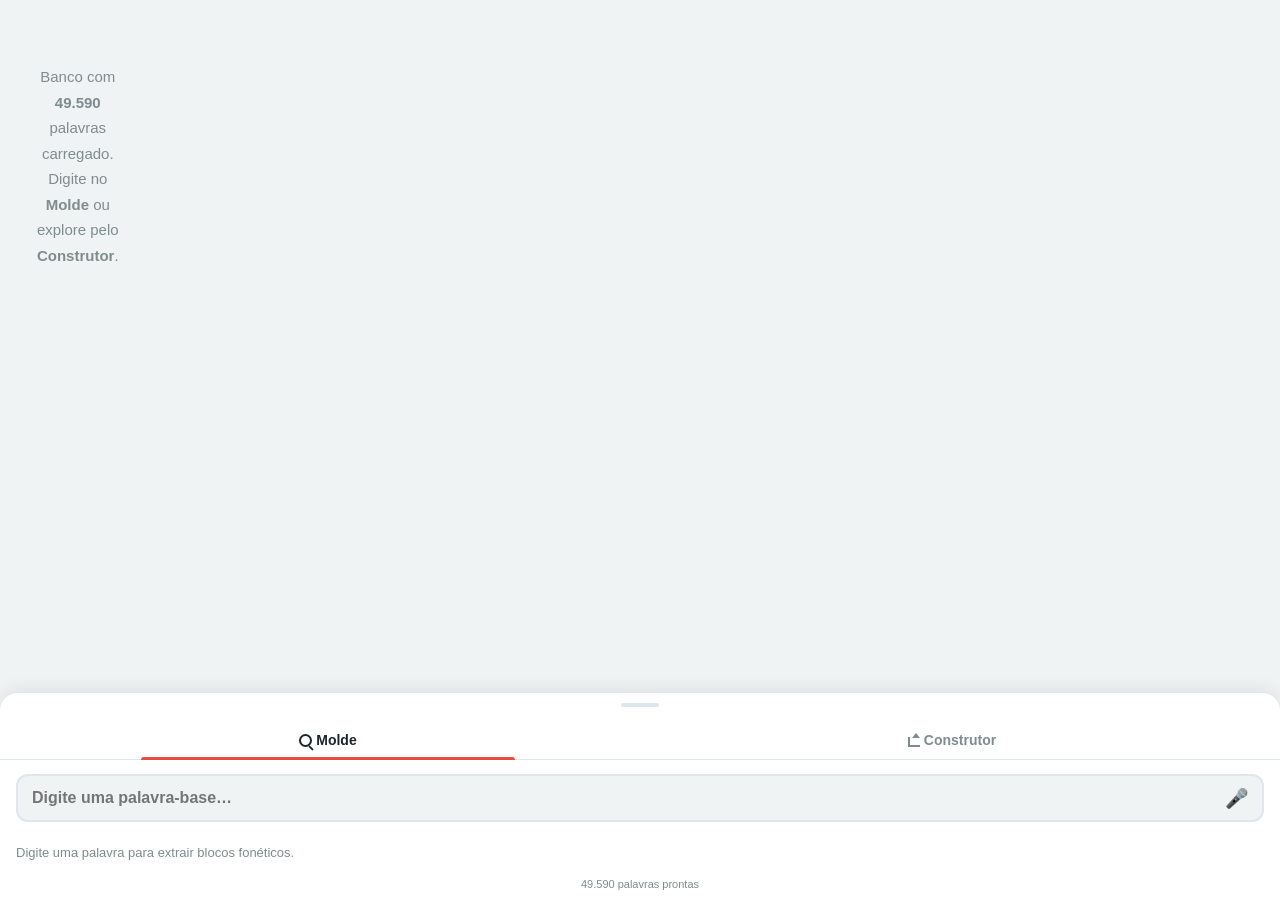
<file: dic/index.html>
<!DOCTYPE html>
<html lang="pt-BR">
<head>
    <meta charset="UTF-8">
    <meta name="viewport" content="width=device-width, initial-scale=1.0, maximum-scale=1.0,
          user-scalable=no, interactive-widget=resizes-content">
    <title>Explorador de Fonemas e Sílabas</title>
    <style>
        :root {
            --primary:    #1A252C;
            --accent:     #E74C3C;
            --bg:         #F0F3F4;
            --surface:    #FFFFFF;
            --border:     #DFE6EC;
            --text:       #2C3E50;
            --muted:      #7F8C8D;
            --lock-bg:    #FFF4E6;
            --lock-color: #A04000;
            --lock-border:#E67E22;
            --neg-bg:     #fdecea;
            --neg-color:  #922b21;
            --c-rima:     #27AE60;
            --c-eco:      #2980B9;
            --c-ass:      #E67E22;
            --c-prox:     #8E44AD;
            --c-qrima:    #16A085;
            --c-ritmo:    #7F8C8D;
            --safe-b:     env(safe-area-inset-bottom, 0px);
            --header-bg:  rgba(240,243,244,0.94);
            --shadow:     rgba(0,0,0,0.08);
        }

        @media (prefers-color-scheme: dark) {
            :root {
                --primary:    #E8ECEF;
                --accent:     #E74C3C;
                --bg:         #181C20;
                --surface:    #23282E;
                --border:     #3A4048;
                --text:       #D5DBE0;
                --muted:      #8A949E;
                --lock-bg:    #3D2E1A;
                --lock-color: #F0A860;
                --lock-border:#C87820;
                --neg-bg:     #3D1A1A;
                --neg-color:  #F08080;
                --c-rima:     #2ECC71;
                --c-eco:      #3498DB;
                --c-ass:      #F39C12;
                --c-prox:     #9B59B6;
                --c-qrima:    #1ABC9C;
                --c-ritmo:    #95A5A6;
                --header-bg:  rgba(24,28,32,0.94);
                --shadow:     rgba(0,0,0,0.25);
            }
        }

        *, *::before, *::after {
            box-sizing: border-box;
            -webkit-tap-highlight-color: transparent;
        }

        body {
            font-family: -apple-system, BlinkMacSystemFont, 'Segoe UI', Roboto, sans-serif;
            background: var(--bg); color: var(--text);
            margin: 0; padding: 0;
            display: flex; flex-direction: column;
            height: 100dvh; overflow: hidden;
        }

        /* ── ZONA DE LEITURA ── */
        #viewport {
            flex: 1; overflow-y: auto; overflow-x: hidden;
            overscroll-behavior-y: contain;
        }

        .results-header {
            position: sticky; top: 0; z-index: 10;
            background: var(--header-bg);
            backdrop-filter: blur(8px); -webkit-backdrop-filter: blur(8px);
            padding: 9px 14px;
            display: flex; align-items: center; gap: 5px;
            border-bottom: 1px solid var(--border);
        }
        .count-label { font-size: 12px; font-weight: 700; color: var(--muted); flex-shrink: 0; white-space: nowrap; }
        #bands-chips {
            display: flex; gap: 5px; overflow-x: auto; min-width: 0;
            scrollbar-width: none; -ms-overflow-style: none;
            flex: 1 1 auto;
            -webkit-overflow-scrolling: touch;
        }
        #bands-chips::-webkit-scrollbar { display: none; }
        .band-chip {
            font-size: 11px; font-weight: 700; padding: 4px 10px; border-radius: 20px; color: white;
            cursor: pointer; user-select: none; transition: opacity 0.18s, transform 0.1s;
            white-space: nowrap; flex-shrink: 0;
            touch-action: manipulation;
        }
        .band-chip:active { transform: scale(0.91); }
        .band-chip.dimmed { opacity: 0.28; }
        #clear-banda {
            font-size: 11px; color: var(--muted); background: none; border: none;
            cursor: pointer; padding: 2px 4px; opacity: 0.7; flex-shrink: 0;
        }
        #clear-banda:hover { opacity: 1; }

        .empty-state {
            padding: 52px 24px; text-align: center;
            color: var(--muted); font-size: 15px; line-height: 1.7;
        }
        .loader {
            display: block; width: 26px; height: 26px; margin: 0 auto 12px;
            border-radius: 50%;
            border: 3px solid var(--border); border-top-color: var(--accent);
            animation: spin 0.8s linear infinite;
        }
        @keyframes spin { to { transform: rotate(360deg); } }

        .results-grid {
            display: grid;
            grid-template-columns: repeat(auto-fill, minmax(108px, 1fr));
            gap: 9px; padding: 12px 12px 16px;
            transition: opacity 0.15s ease;
        }
        .results-grid.fading { opacity: 0.3; }
        .word-card {
            background: var(--surface); border: 2px solid var(--border);
            border-radius: 12px; padding: 10px 6px 7px;
            text-align: center; font-size: 15px; font-weight: 500;
            cursor: pointer; user-select: none;
            transition: transform 0.1s;
            display: flex; flex-direction: column; align-items: center; gap: 3px;
        }
        .word-card:active { transform: scale(0.91); }
        .card-rhyme-key {
            font-size: 10px; font-weight: 600;
            color: var(--muted); opacity: 0.7;
            letter-spacing: 0.02em;
            max-width: 100%; overflow: hidden; text-overflow: ellipsis; white-space: nowrap;
        }
        .word-card.b-rima  { border-color: var(--c-rima); }
        .word-card.b-eco   { border-color: var(--c-eco); }
        .word-card.b-ass   { border-color: var(--c-ass); }
        .word-card.b-prox  { border-color: var(--c-prox); }
        .word-card.b-qrima { border-color: var(--c-qrima); }
        .word-card.b-ritmo { border-color: var(--c-ritmo); }
        .tonica { font-weight: 800; color: var(--accent); }

        @media (min-width: 540px) {
            .results-grid { grid-template-columns: repeat(auto-fill, minmax(124px, 1fr)); }
        }

        /* ── ZONA DO POLEGAR — Bottom Sheet ──
           3 estados: collapsed | normal | expanded
           Controlado via atributo data-panel-state no #bottom-panel
        ── */
        #bottom-panel {
            flex-shrink: 0;
            background: var(--surface);
            border-radius: 18px 18px 0 0;
            box-shadow: 0 -3px 20px var(--shadow);
            z-index: 100;
            display: flex; flex-direction: column;
            padding-bottom: var(--safe-b);
            /* transição suave entre estados */
            transition: none;
        }

        .handle-zone {
            padding: 10px 0 2px;
            display: flex; flex-direction: column; justify-content: center; align-items: center;
            user-select: none; cursor: grab;
            touch-action: none; /* para pointer events de drag */
        }
        .handle-zone:active { cursor: grabbing; }
        .handle {
            width: 38px; height: 4px;
            background: var(--border); border-radius: 2px;
            transition: background 0.2s, width 0.2s;
        }
        .handle-zone:active .handle { background: var(--muted); width: 48px; }
        .handle-chevron {
            font-size: 10px; color: var(--muted); line-height: 1;
            margin-top: 2px; transition: transform 0.3s ease, opacity 0.3s;
            opacity: 0.6;
        }
        #bottom-panel[data-panel-state="collapsed"] .handle-chevron { transform: rotate(180deg); }
        #bottom-panel[data-panel-state="normal"]    .handle-chevron { transform: rotate(0deg); opacity: 0; }
        #bottom-panel[data-panel-state="expanded"]  .handle-chevron { transform: rotate(0deg); }

        .tabs {
            display: flex; padding: 0 16px;
            border-bottom: 1px solid var(--border);
        }
        .tab-btn {
            flex: 1; background: none; border: none;
            padding: 11px 0; font-size: 14px; font-weight: 700;
            color: var(--muted); cursor: pointer;
            position: relative; transition: color 0.15s;
        }
        .tab-btn.active { color: var(--primary); }
        .tab-btn.active::after {
            content: ''; position: absolute; bottom: -1px; left: 20%; width: 60%;
            height: 3px; background: var(--accent); border-radius: 3px 3px 0 0;
        }
        .tab-icon {
            display: inline-block; width: 14px; height: 14px;
            vertical-align: -2px; margin-right: 4px;
        }
        .tab-icon-molde {
            border: 2px solid currentColor; border-radius: 50%;
            width: 13px; height: 13px;
            position: relative;
        }
        .tab-icon-molde::after {
            content: ''; position: absolute; bottom: -4px; right: -4px;
            width: 6px; height: 2px; background: currentColor;
            transform: rotate(45deg); border-radius: 1px;
        }
        .tab-icon-construtor {
            border-bottom: 2px solid currentColor;
            border-left: 2px solid currentColor;
            width: 12px; height: 10px;
            position: relative;
        }
        .tab-icon-construtor::before {
            content: ''; position: absolute; top: -4px; left: 2px;
            width: 0; height: 0;
            border-left: 4px solid transparent;
            border-right: 4px solid transparent;
            border-bottom: 5px solid currentColor;
        }

        .tab-wrapper {
            overflow: hidden;
            transition: max-height 0.3s cubic-bezier(0.25, 1, 0.5, 1);
        }

        /* ── Estados do painel ── */
        #bottom-panel[data-panel-state="collapsed"] .tab-wrapper { max-height: 0; }
        #bottom-panel[data-panel-state="normal"]    .tab-wrapper { max-height: 38vh; }
        #bottom-panel[data-panel-state="expanded"]  .tab-wrapper { max-height: 70vh; }

        /* Visual feedback no handle por estado */
        #bottom-panel[data-panel-state="expanded"] .handle {
            background: var(--accent); width: 48px;
        }

        .tab-content {
            display: none; padding: 14px 16px 10px;
            overflow-y: auto;
            overscroll-behavior-y: contain;
        }
        /* altura do conteúdo acompanha o estado */
        #bottom-panel[data-panel-state="normal"]   .tab-content { max-height: 34vh; }
        #bottom-panel[data-panel-state="expanded"] .tab-content { max-height: 66vh; }
        .tab-content.active { display: block; }

        /* ── ABA MOLDE ── */
        .search-wrap { position: relative; margin-bottom: 4px; }
        .search-wrap input {
            width: 100%; padding: 13px 46px 13px 14px;
            font-size: 16px; font-weight: 600;
            background: var(--bg); border: 2px solid var(--border);
            border-radius: 12px; outline: none; transition: border 0.2s;
            color: var(--text);
        }
        .search-wrap input:focus    { border-color: var(--accent); background: var(--surface); }
        .search-wrap input:disabled { opacity: 0.45; }

        .btn-clear-input {
            position: absolute; right: 40px; top: 50%; transform: translateY(-50%);
            background: none; border: none; font-size: 16px; cursor: pointer;
            padding: 5px 7px; border-radius: 8px; line-height: 1;
            color: var(--muted); display: none;
            transition: color 0.15s;
        }
        .btn-clear-input:active { color: var(--accent); }
        .btn-clear-input.visible { display: flex; align-items: center; }

        #btn-mic {
            position: absolute; right: 10px; top: 50%; transform: translateY(-50%);
            background: none; border: none; font-size: 19px; cursor: pointer;
            padding: 5px; border-radius: 8px; line-height: 1;
            display: none;
        }
        #btn-mic.visible   { display: flex; align-items: center; }
        #btn-mic.listening { animation: pulse 1s ease infinite; }
        @keyframes pulse { 0%,100% { opacity: 1; } 50% { opacity: 0.35; } }

        /* Histórico */
        .historico-row {
            display: flex; gap: 6px; flex-wrap: wrap;
            margin-bottom: 10px; min-height: 0;
        }
        .hist-chip {
            background: var(--bg); border: 1px solid var(--border);
            padding: 4px 10px; border-radius: 14px;
            font-size: 12px; font-weight: 600; color: var(--muted);
            cursor: pointer; user-select: none;
            transition: transform 0.1s;
        }
        .hist-chip:active { transform: scale(0.92); }
        .hist-clear {
            background: none; border: none;
            font-size: 11px; color: var(--muted); cursor: pointer;
            padding: 4px 6px; opacity: 0.6;
        }
        .hist-more {
            background: none; border: 1px dashed var(--border);
            padding: 4px 10px; border-radius: 14px;
            font-size: 11px; color: var(--muted); cursor: pointer;
            user-select: none;
        }

        /* Lego pills — três estados: padrão | travado | negado */
        .lego-panel { display: flex; flex-wrap: wrap; gap: 7px; min-height: 32px; }
        .lego-hint  { font-size: 13px; color: var(--muted); align-self: center; }
        .lego-onboarding {
            font-size: 11px; color: var(--muted); opacity: 0.75;
            width: 100%; text-align: center; margin-top: 2px;
            animation: lego-fade 0.4s ease;
        }
        @keyframes lego-fade { from { opacity: 0; } to { opacity: 0.75; } }

        .lego-pill {
            background: var(--bg); border: 2px solid var(--border);
            padding: 6px 12px; border-radius: 20px;
            font-size: 13px; font-weight: 600; color: var(--muted);
            cursor: pointer; user-select: none;
            display: flex; align-items: center; gap: 4px;
            transition: transform 0.1s;
            -webkit-user-select: none;
            touch-action: none;
        }
        .lego-pill:active { transform: scale(0.91); }
        .lego-pill.locked {
            background: var(--lock-bg);
            border-color: var(--lock-border);
            color: var(--lock-color);
        }
        .lego-pill.negated {
            background: var(--neg-bg);
            border-color: var(--accent);
            color: var(--neg-color);
        }

        #status-text { font-size: 11px; color: var(--muted); margin-top: 10px; text-align: center; }

        /* Rima Express — inline preview */
        .rima-express {
            display: flex; gap: 6px; flex-wrap: wrap;
            padding: 4px 0; min-height: 0;
            transition: opacity 0.15s;
        }
        .rima-express:empty { display: none; }
        .rima-express-chip {
            font-size: 12px; font-weight: 600; padding: 3px 10px;
            border-radius: 8px; background: var(--bg); border: 1.5px solid var(--border);
            color: var(--text); cursor: pointer; user-select: none;
            transition: transform 0.1s, border-color 0.15s;
        }
        .rima-express-chip:active { transform: scale(0.93); }
        .rima-express-chip:hover  { border-color: var(--accent); }
        #construtor-count {
            font-size: 12px; font-weight: 700; color: var(--muted);
            text-align: center; padding: 6px 0 2px;
            transition: opacity 0.2s;
        }

        /* ── ABA CONSTRUTOR ── */
        .builder-section { margin-bottom: 18px; }
        .builder-label {
            display: block; font-size: 11px; font-weight: 700; letter-spacing: 0.6px;
            text-transform: uppercase; color: var(--muted); margin-bottom: 9px;
        }

        .stepper { display: flex; align-items: center; gap: 10px; }
        .step-btn {
            width: 44px; height: 44px; border-radius: 12px;
            border: 2px solid var(--border); background: var(--bg);
            font-size: 22px; font-weight: 700; color: var(--primary);
            cursor: pointer; display: flex; align-items: center; justify-content: center;
            transition: transform 0.1s, background 0.1s;
        }
        .step-btn:active { transform: scale(0.88); background: var(--border); }
        .step-val { font-size: 18px; font-weight: 800; min-width: 88px; text-align: center; }

        .radio-row { display: flex; gap: 6px; flex-wrap: wrap; }
        .radio-btn {
            padding: 8px 12px; border-radius: 10px;
            border: 2px solid var(--border); background: var(--bg);
            font-size: 13px; font-weight: 600; color: var(--muted);
            cursor: pointer; white-space: nowrap;
            transition: transform 0.1s;
        }
        .radio-btn:active   { transform: scale(0.91); }
        .radio-btn.selected { background: var(--primary); border-color: var(--primary); color: white; }

        .vowel-row { display: flex; gap: 8px; }
        .vowel-btn {
            width: 48px; height: 48px; border-radius: 50%;
            border: 2px solid var(--border); background: var(--bg);
            font-size: 18px; font-weight: 800; color: var(--muted);
            cursor: pointer; display: flex; align-items: center; justify-content: center;
            transition: transform 0.1s;
        }
        .vowel-btn:active   { transform: scale(0.88); }
        .vowel-btn.selected {
            background: var(--accent); border-color: var(--accent);
            color: white; box-shadow: 0 3px 10px rgba(231,76,60,0.35);
        }

        .text-input {
            width: 100%; padding: 10px 14px;
            font-size: 15px; font-weight: 600;
            background: var(--bg); border: 2px solid var(--border);
            border-radius: 10px; outline: none; transition: border 0.2s;
            -webkit-appearance: none; color: var(--text);
        }
        .text-input:focus { border-color: var(--accent); background: var(--surface); }
        .input-hint { font-size: 11px; color: var(--muted); margin-top: 5px; }

        /* Classe morfológica no Construtor */
        .morfo-row { display: flex; gap: 6px; flex-wrap: wrap; }
        .morfo-btn {
            padding: 7px 11px; border-radius: 10px;
            border: 2px solid var(--border); background: var(--bg);
            font-size: 12px; font-weight: 600; color: var(--muted);
            cursor: pointer; white-space: nowrap;
            transition: transform 0.1s;
        }
        .morfo-btn:active   { transform: scale(0.91); }
        .morfo-btn.selected { background: var(--primary); border-color: var(--primary); color: white; }

        /* ── INTERSEÇÃO A∩B ── */
        .intersect-toggle { display: flex; align-items: center; gap: 6px; margin-top: 8px; }
        .intersect-btn {
            font-size: 12px; font-weight: 700; padding: 6px 14px; border-radius: 10px;
            border: 2px solid var(--border); background: var(--bg);
            color: var(--muted); cursor: pointer; user-select: none;
            transition: transform 0.1s, background 0.15s;
        }
        .intersect-btn:active { transform: scale(0.91); }
        .intersect-btn.active { background: var(--primary); border-color: var(--primary); color: white; }
        .intersect-clear {
            font-size: 11px; color: var(--muted); background: none; border: none;
            cursor: pointer; padding: 3px 6px; opacity: 0.7;
        }
        .intersect-clear:hover { opacity: 1; }
    </style>
</head>
<body>

<!-- ══════════════════════════════════════════
     ZONA DE LEITURA
══════════════════════════════════════════ -->
<div id="viewport">
    <div class="results-header" id="results-header" style="display:none">
        <span class="count-label" id="count-label"></span>
        <div id="bands-chips"></div>
        <button id="clear-banda" style="display:none" onclick="clearFiltroBanda()">✕ faixas</button>
    </div>
    <div class="results-grid" id="grid" role="list" aria-label="Resultados de rimas">
        <div class="empty-state" id="empty-state">
            <span class="loader"></span>
            Carregando banco de palavras…<br>
            <span style="font-size:13px;opacity:0.7">Pode digitar enquanto carrega.</span>
        </div>
    </div>
    <div id="sentinel"></div>
</div>

<!-- ══════════════════════════════════════════
     ZONA DO POLEGAR — Bottom Sheet
══════════════════════════════════════════ -->
<div id="bottom-panel" data-panel-state="normal" aria-expanded="true">
    <div class="handle-zone" id="panel-handle" role="button" aria-label="Arrastar painel" tabindex="0">
        <div class="handle"></div>
        <div class="handle-chevron">▼</div>
    </div>

    <div class="tabs" role="tablist" aria-label="Modo de busca">
        <button class="tab-btn active" id="tab-btn-molde"      role="tab" aria-selected="true"  aria-controls="tab-molde"      onclick="switchTab('molde')"><span class="tab-icon tab-icon-molde"></span>Molde</button>
        <button class="tab-btn"        id="tab-btn-construtor" role="tab" aria-selected="false" aria-controls="tab-construtor" onclick="switchTab('construtor')"><span class="tab-icon tab-icon-construtor"></span>Construtor</button>
    </div>

    <div class="tab-wrapper">

        <!-- ABA: MOLDE -->
        <div id="tab-molde" class="tab-content active" role="tabpanel" aria-labelledby="tab-btn-molde">
            <div class="search-wrap">
                <input type="search" id="input-palavra"
                       placeholder="Digite uma palavra-base…"
                       aria-label="Palavra-base para busca de rimas"
                       inputmode="search" enterkeyhint="search"
                       autocorrect="off" autocapitalize="none"
                       spellcheck="false">
                <button class="btn-clear-input" id="btn-clear-molde" title="Limpar busca">✕</button>
                <button id="btn-mic" title="Busca por voz">🎤</button>
            </div>
            <div class="rima-express" id="rima-express" aria-label="Sugestões rápidas"></div>
            <div class="historico-row" id="historico-row"></div>
            <div class="lego-panel" id="lego-panel">
                <span class="lego-hint">Digite uma palavra para extrair blocos fonéticos.</span>
            </div>
            <!-- INTERSEÇÃO A∩B -->
            <div id="intersect-zone" style="display:none">
                <div class="intersect-toggle">
                    <button class="intersect-btn" id="intersect-btn" onclick="mostrarInputB()">∩ também rima com…</button>
                    <button class="intersect-clear" id="intersect-clear" style="display:none" onclick="clearAlvoB()">✕ limpar B</button>
                </div>
                <div class="search-wrap" id="intersect-input-wrap" style="display:none; margin-top:6px">
                    <input type="search" id="input-palavra-b"
                           placeholder="Segunda palavra-base…"
                           inputmode="search" enterkeyhint="search"
                           autocorrect="off" autocapitalize="none"
                           spellcheck="false">
                </div>
            </div>
            <div id="status-text"></div>
        </div>

        <!-- ABA: CONSTRUTOR -->
        <div id="tab-construtor" class="tab-content" role="tabpanel" aria-labelledby="tab-btn-construtor">
            <div id="construtor-count"></div>
            <div class="builder-section">
                <span class="builder-label">Número de sílabas</span>
                <div class="stepper">
                    <button class="step-btn" onclick="stepSilabas(-1)">−</button>
                    <span class="step-val" id="step-val">Qualquer</span>
                    <button class="step-btn" onclick="stepSilabas(+1)">+</button>
                </div>
            </div>
            <div class="builder-section">
                <span class="builder-label">Acentuação</span>
                <div class="radio-row">
                    <button class="radio-btn selected" data-acento=""    onclick="setAcento(null, this)">Qualquer</button>
                    <button class="radio-btn"          data-acento="ox"  onclick="setAcento('ox',  this)">Oxítona</button>
                    <button class="radio-btn"          data-acento="px"  onclick="setAcento('px',  this)">Paroxítona</button>
                    <button class="radio-btn"          data-acento="ppx" onclick="setAcento('ppx', this)">Proparox.</button>
                </div>
            </div>
            <div class="builder-section">
                <span class="builder-label">Vogal tônica</span>
                <div class="vowel-row">
                    <button class="vowel-btn" data-vogal="a" onclick="setVogal('a', this)">A</button>
                    <button class="vowel-btn" data-vogal="e" onclick="setVogal('e', this)">E</button>
                    <button class="vowel-btn" data-vogal="i" onclick="setVogal('i', this)">I</button>
                    <button class="vowel-btn" data-vogal="o" onclick="setVogal('o', this)">O</button>
                    <button class="vowel-btn" data-vogal="u" onclick="setVogal('u', this)">U</button>
                </div>
            </div>
            <div class="builder-section">
                <span class="builder-label">Onset tônico</span>
                <input type="text" id="onset-input" class="text-input"
                       placeholder="ex: tr, pr, fl, s, r…"
                       inputmode="text" autocorrect="off" autocapitalize="none"
                       spellcheck="false">
                <p class="input-hint">Consoante(s) que abrem a sílaba tônica. Deixe vazio para qualquer.</p>
            </div>
            <div class="builder-section">
                <span class="builder-label">Classe gramatical</span>
                <div class="morfo-row">
                    <button class="morfo-btn" data-classe=""    onclick="setClasse(null, this)">Qualquer</button>
                    <button class="morfo-btn" data-classe="sub" onclick="setClasse('sub', this)">Subst.</button>
                    <button class="morfo-btn" data-classe="adj" onclick="setClasse('adj', this)">Adj.</button>
                    <button class="morfo-btn" data-classe="vrb" onclick="setClasse('vrb', this)">Verbo</button>
                    <button class="morfo-btn" data-classe="adv" onclick="setClasse('adv', this)">Advérbio</button>
                </div>
                <p class="input-hint">Heurística por sufixo. Aproximada — não substitui um dicionário morfológico.</p>
            </div>
            <div class="builder-section">
                <span class="builder-label">Frequência estimada</span>
                <div class="radio-row" id="freq-row">
                    <button class="radio-btn freq-btn selected" data-freq=""      onclick="setFreq(null, this)">Qualquer</button>
                    <button class="radio-btn freq-btn"          data-freq="comum" onclick="setFreq('comum', this)">Comum</button>
                    <button class="radio-btn freq-btn"          data-freq="media" onclick="setFreq('media', this)">Neutra</button>
                    <button class="radio-btn freq-btn"          data-freq="rara"  onclick="setFreq('rara', this)">Rara</button>
                </div>
                <p class="input-hint">Heurística por comprimento e morfologia — aproximada.</p>
            </div>
            <div class="builder-section">
                <span class="builder-label">Família de cluster (onset tônico)</span>
                <div class="morfo-row" id="fam-row">
                    <button class="morfo-btn fam-btn selected" data-fam=""   onclick="setFamilia(null, this)">Qualquer</button>
                    <button class="morfo-btn fam-btn" data-fam="vz"  onclick="setFamilia('vz',  this)">— sem onset</button>
                    <button class="morfo-btn fam-btn" data-fam="si"  onclick="setFamilia('si',  this)">simples (s, r…)</button>
                    <button class="morfo-btn fam-btn" data-fam="pl"  onclick="setFamilia('pl',  this)">plos.+líq. (br, tr…)</button>
                    <button class="morfo-btn fam-btn" data-fam="fl"  onclick="setFamilia('fl',  this)">fric.+líq. (fr, fl…)</button>
                    <button class="morfo-btn fam-btn" data-fam="af"  onclick="setFamilia('af',  this)">ch</button>
                    <button class="morfo-btn fam-btn" data-fam="lp"  onclick="setFamilia('lp',  this)">lh</button>
                    <button class="morfo-btn fam-btn" data-fam="np"  onclick="setFamilia('np',  this)">nh</button>
                    <button class="morfo-btn fam-btn" data-fam="cx"  onclick="setFamilia('cx',  this)">complexo</button>
                </div>
                <p class="input-hint">Agrupa clusters consonantais com comportamento fonético similar.</p>
            </div>
            <div class="builder-section">
                <span class="builder-label">Filtro de consoantes</span>
                <input type="text" id="consoantes-input" class="text-input"
                       placeholder="ex: m, t"
                       inputmode="text" autocorrect="off" autocapitalize="none"
                       spellcheck="false">
                <p class="input-hint">Consoantes separadas por vírgula ou espaço. A busca usa a palavra inteira (minúscula, sem acentos).</p>
                <div class="radio-row" style="margin-top:10px" id="consoantes-modo-row">
                    <button class="radio-btn cons-modo-btn selected" data-cmodo="contem"    onclick="setConsoanteModo('contem', this)">Contém todas</button>
                    <button class="radio-btn cons-modo-btn"          data-cmodo="posicao"   onclick="setConsoanteModo('posicao', this)">Antes/depois tônica</button>
                    <button class="radio-btn cons-modo-btn"          data-cmodo="sequencia" onclick="setConsoanteModo('sequencia', this)">Em sequência</button>
                    <button class="radio-btn cons-modo-btn"          data-cmodo="repetidas" onclick="setConsoanteModo('repetidas', this)">Repetidas</button>
                </div>
                <p class="input-hint" id="consoantes-hint-modo">Palavra contém todas as consoantes indicadas, em qualquer posição.</p>
            </div>
        </div>

    </div><!-- /tab-wrapper -->
</div><!-- /bottom-panel -->

<script>
'use strict';
/* ═══════════════════════════════════════════════════════════════
   1. MOTOR FONÉTICO
═══════════════════════════════════════════════════════════════ */
const vRegex = /[aeiouáàâãéêíóôõúü]/i;

function tratarHiatosVogais(blocoVoc, pLower) {
    if (blocoVoc.length <= 1) return [blocoVoc];
    let resultado = [], atual = blocoVoc[0];
    for (let i = 1; i < blocoVoc.length; i++) {
        let char = blocoVoc[i], par = (atual.slice(-1) + char).toLowerCase();
        // Só ditongos decrescentes — crescentes (ia,ie,io,ua,ue,uo) são hiato em pt-BR
        let formamDitongo   = /^(ai|au|ei|eu|iu|oi|ou|ui|ão|õe|ãe)$/.test(par);
        let vogaisIdenticas = par[0] === par[1];
        let temHiatoAcent   = /[aeiouáéíóúâêôãõü][íú]/.test(par);
        let ehHiatoFinal    = /^(ai|ui|au|oe)$/.test(par) &&
                              (pLower.endsWith(par+"r")||pLower.endsWith(par+"z")||pLower.endsWith(par+"l"));
        let seguidoDeNh     = pLower.includes(par+"nh");
        // Hiato quando ditongo decrescente é seguido de nasal+consoante (ex: "ainda" → a-in-da)
        let pos = pLower.indexOf(par);
        let seguidoDeNasal  = pos >= 0 && pLower[pos+2] === 'n' && pos+3 < pLower.length && !vRegex.test(pLower[pos+3]);
        let formaHiatoDit   = false;
        if (blocoVoc.length >= 3 && /^[aeo]$/.test(atual.slice(-1))) {
            let prox = blocoVoc[i+1] ? blocoVoc[i+1].toLowerCase() : "";
            if (/^(iu|ia|io|ie|ui)$/.test(char+prox)) formaHiatoDit = true;
        }
        if (formamDitongo && !temHiatoAcent && !vogaisIdenticas && !ehHiatoFinal && !seguidoDeNh && !seguidoDeNasal && !formaHiatoDit)
            atual += char;
        else { resultado.push(atual); atual = char; }
    }
    resultado.push(atual);
    return resultado;
}

function separarConsoantes(cBlock) {
    if (cBlock.length <= 1) return ["", cBlock];
    let tL = cBlock.toLowerCase();
    if (cBlock.length === 2) {
        if (/^(ch|lh|nh|gu|qu|br|cr|dr|fr|gr|pr|tr|vr|bl|cl|fl|gl|pl|tl)$/.test(tL)) return ["", cBlock];
        return [cBlock.slice(0,1), cBlock.slice(1)];
    }
    if (/^(ch|lh|nh|gu|qu|br|cr|dr|fr|gr|pr|tr|vr|bl|cl|fl|gl|pl|tl)$/.test(tL.slice(-2)))
        return [cBlock.slice(0,-2), cBlock.slice(-2)];
    return [cBlock.slice(0,-1), cBlock.slice(-1)];
}

function silabificar(palavra) {
    let blocos = [], tipoAt = '', textoAt = '';
    for (let i = 0; i < palavra.length; i++) {
        let ch = palavra[i], chL = ch.toLowerCase();
        if ((chL==='q'||chL==='g') && palavra[i+1] && palavra[i+1].toLowerCase()==='u'
            && palavra[i+2] && vRegex.test(palavra[i+2])) {
            if (tipoAt==='V') { blocos.push({tipo:'V',texto:textoAt}); textoAt=''; }
            blocos.push({tipo:'C',texto:ch+palavra[i+1]}); i++; tipoAt=''; continue;
        }
        let tipo = vRegex.test(ch) ? 'V' : 'C';
        if (tipo !== tipoAt) { if (textoAt) blocos.push({tipo:tipoAt,texto:textoAt}); tipoAt=tipo; textoAt=ch; }
        else textoAt += ch;
    }
    if (textoAt) blocos.push({tipo:tipoAt,texto:textoAt});
    let bExp = [];
    for (let b of blocos) {
        if (b.tipo==='V') tratarHiatosVogais(b.texto, palavra.toLowerCase()).forEach(v=>bExp.push({tipo:'V',texto:v}));
        else bExp.push(b);
    }
    let idxV = bExp.reduce((a,b,i)=>(b.tipo==='V'?[...a,i]:a),[]);
    if (!idxV.length) return [palavra];
    let sil = new Array(idxV.length).fill("");
    for (let i=0; i<idxV[0]; i++) sil[0] += bExp[i].texto;
    for (let k=0; k<idxV.length-1; k++) {
        sil[k] += bExp[idxV[k]].texto;
        let cT=""; for (let j=idxV[k]+1; j<idxV[k+1]; j++) cT+=bExp[j].texto;
        let [esq,dir] = separarConsoantes(cT); sil[k]+=esq; sil[k+1]+=dir;
    }
    let uV = idxV[idxV.length-1];
    sil[sil.length-1] += bExp[uV].texto;
    for (let i=uV+1; i<bExp.length; i++) sil[sil.length-1]+=bExp[i].texto;
    return sil;
}

function identificarTonica(silabas, p) {
    let t = p.toLowerCase();
    for (let i=0;i<silabas.length;i++) if(/[áéíóúâêô]/i.test(silabas[i])) return i;
    for (let i=0;i<silabas.length;i++) if(/[ãõ]/i.test(silabas[i])) return i;
    if (t.match(/(r|l|z|x|i|is|u|us|im|ins|um|uns)$/)) return silabas.length-1;
    if (t.match(/(a|as|e|es|o|os|am|em|ens)$/))        return Math.max(0,silabas.length-2);
    return Math.max(0,silabas.length-2);
}

/* ═══════════════════════════════════════════════════════════════
   2. CAMPOS FONÉTICOS
═══════════════════════════════════════════════════════════════ */
function normV(s) {
    return s.toLowerCase()
        .replace(/[áàâ]/g,'a').replace(/[éê]/g,'e').replace(/í/g,'i')
        .replace(/[óô]/g,'o').replace(/[úü]/g,'u');
}

const CLUSTER_FAM = {
    br:'pl',cr:'pl',dr:'pl',fr:'fl',gr:'pl',pr:'pl',tr:'pl',vr:'fl',
    bl:'pl',cl:'pl',fl:'fl',gl:'pl',pl:'pl',tl:'pl',
    ch:'af',lh:'lp',nh:'np'
};
const ACENT_LABEL = { ox:'Oxítona', px:'Paroxítona', ppx:'Proparoxítona', spx:'Superproparox.' };
const FAM_LABEL   = {
    pl:'plosiva+líquida', fl:'fricativa+líquida', af:'africada',
    lp:'lateral palatal', np:'nasal palatal', si:'simples', vz:'—', cx:'complexo'
};
const CLASSE_LABEL = { sub:'Subst.', adj:'Adj.', vrb:'Verbo', adv:'Adv.', outro:'Outro' };

function calcOnset(sil)        { let m=sil.match(/^([^aeiouáàâãéêíóôõúü]*)/i); return m?m[1].toLowerCase():''; }
function calcVogalT(sil)       { let m=sil.match(/[aeiouáàâãéêíóôõúü]/i); return m?normV(m[0]):''; }
function calcVogaisRima(sil,ti){ return normV(sil.slice(ti).join('')).replace(/[^aeiouãõ]/g,''); }
function calcEspinha(p)        { return normV(p).replace(/[^aeiouãõ]/g,''); }
function calcAssC(sil,ti) {
    let span = sil.slice(ti).join('').toLowerCase().replace(/[aeiouáàâãéêíóôõúü]/g,'');
    return [...new Set(span)].sort().join('');
}
function calcFam(o)  { return !o?'vz':o.length===1?'si':(CLUSTER_FAM[o]||'cx'); }
function calcAcent(sil,ti) { let d=sil.length-1-ti; return d===0?'ox':d===1?'px':d===2?'ppx':'spx'; }
function extrairRima(sil,ti)   { let pf=sil.slice(ti).join(''),m=pf.match(vRegex); return m?pf.slice(m.index).toLowerCase():pf.toLowerCase(); }

function calcCoda(p) {
    let pL = p.toLowerCase();
    for (let i = pL.length - 1; i >= 0; i--) {
        if (vRegex.test(pL[i])) return pL.slice(i + 1);
    }
    return '';
}

// Frequência estimada por heurística (sem corpus)
// Três categorias: 'comum' / 'media' / 'rara'
const FREQ_LABEL = { comum: 'Comum', media: 'Neutra', rara: 'Rara' };
function calcFreq(p, numSil) {
    let len = p.length;
    if (len <= 4) return 'comum';
    if (numSil <= 2 && len <= 6) return 'comum';
    if (len >= 12 || numSil >= 6) return 'rara';
    if (/(?:ismo|fobia|filia|grafia|logia|metria|nomia|scopia|cracia|genia|terapia)$/i.test(p)) return 'rara';
    if (/^(?:pseudo|proto|infra|ultra|supra|hiper|macro|micro)/.test(p) && len > 9) return 'rara';
    return 'media';
}

// Distância de Levenshtein (para rima imperfeita)
function levenshtein(a, b) {
    let la = a.length, lb = b.length;
    if (la === 0) return lb;
    if (lb === 0) return la;
    let prev = Array.from({length: lb + 1}, (_, i) => i);
    for (let i = 1; i <= la; i++) {
        let curr = [i];
        for (let j = 1; j <= lb; j++) {
            curr[j] = a[i-1] === b[j-1]
                ? prev[j-1]
                : 1 + Math.min(prev[j-1], prev[j], curr[j-1]);
        }
        prev = curr;
    }
    return prev[lb];
}

// Classe morfológica por heurística de sufixo — v2
// Estratégia: classificar só com alta confiança; ambíguos → 'outro'.
// Ordem: adv > sub (nominais exclusivos) > adj > vrb (flexionados > infinitivos) > ambíguos.
function calcClasse(p) {
    const pL = p.toLowerCase();
    const len = pL.length;

    // ── Advérbio ────────────────────────────────────────────────────
    if (pL.endsWith('mente')) return 'adv';

    // ── Substantivo — sufixos exclusivamente nominais ───────────────
    if (/(?:ção|são|xão)$/.test(pL))                           return 'sub';
    if (/(?:dade|tude)$/.test(pL))                             return 'sub';
    if (/(?:ismo|ista)$/.test(pL))                             return 'sub';
    if (/(?:eiro|eira)$/.test(pL))                             return 'sub';
    if (/(?:agem|igem)$/.test(pL))                             return 'sub';
    if (/mento$/.test(pL))                                     return 'sub';
    if (/(?:ência|ância|encia|ancia)$/.test(pL))               return 'sub';
    if (/(?:ança|ença)$/.test(pL))                             return 'sub';
    if (/eza$/.test(pL))                                       return 'sub';
    if (/ura$/.test(pL) && len > 4)                            return 'sub';
    // sufixos eruditos em -ia: inequivocamente nominais
    if (/(?:logia|grafia|nomia|metria|fobia|filia|cracia|terapia|scopia|algia|mania|latria|genia)$/.test(pL)) return 'sub';

    // ── Adjetivo — sufixos predominantemente adjetivais ────────────
    if (/(?:oso|osa|ivo|iva)$/.test(pL))                       return 'adj';
    if (/(?:ável|ível)$/.test(pL))                             return 'adj';
    if (/vel$/.test(pL) && len > 5)                            return 'adj';
    if (/nte$/.test(pL) && len > 5)                            return 'adj';
    if (/(?:ório|ória)$/.test(pL))                             return 'adj';
    // adjetivos relacionais: solar/lunar (5 chars) vs singular/popular/nacional (6+)
    if (/(?:olar|unar)$/.test(pL) && len > 4)                             return 'adj';
    if (/(?:ular|onal|inal|eral|ival|ural)$/.test(pL) && len > 5)         return 'adj';

    // ── Verbo — flexões sem ambiguidade ─────────────────────────────
    if (/(?:ando|endo|indo)$/.test(pL))                        return 'vrb'; // gerúndio
    if (/(?:asse|esse|isse)$/.test(pL))                        return 'vrb'; // subj. imperf.
    if (/(?:aria|eria|iria)$/.test(pL))                        return 'vrb'; // condicional
    if (/(?:aram|eram|iram)$/.test(pL))                        return 'vrb'; // pret. perf. pl.
    if (/ava$/.test(pL) && len > 4)                            return 'vrb'; // pret. imperf. -ar
    if (/rria$/.test(pL))                                      return 'vrb'; // pret. imperf. -er/-ir (corria)

    // ── Verbo — infinitivos ─────────────────────────────────────────
    if (/ir$/.test(pL) && len > 3)                             return 'vrb'; // partir, fugir
    if (/er$/.test(pL) && len > 3)                             return 'vrb'; // comer, beber
    // -ar: ambíguo; adj relacionais (-ular/-onal/etc.) já tratados acima
    if (/ar$/.test(pL) && len > 3)                             return 'vrb'; // amar, cantar

    // ── Sufixos ambíguos → 'outro' ──────────────────────────────────
    // -ado/-ada/-ido/-ida: machado(sub), mercado(sub), cansado(adj), falado(adj/vrb-part)
    if (/(?:ado|ada|ido|ida)$/.test(pL) && len > 4)            return 'outro';
    // -ia: fazia(vrb), energia(sub), alegria(sub) — indistinguível sem léxico
    if (/ia$/.test(pL) && len > 4)                             return 'outro';
    // -ário/-ária: secretário(sub), voluntário(adj)
    if (/(?:ário|ária)$/.test(pL))                             return 'outro';

    return 'outro';
}

function perfilFonetico(palavra) {
    let pL = palavra.toLowerCase().trim();
    if (!pL || !/[a-záàâãéêíóôõúü]/i.test(pL)) return null;
    let sil = silabificar(pL), ti = identificarTonica(sil, pL), onset = calcOnset(sil[ti]);
    let numSil = sil.length;
    return {
        palavra:        pL,
        silabas:        sil,
        tonicaIndex:    ti,
        numSilabas:     numSil,
        acentuacao:     calcAcent(sil, ti),
        rimaPerfeita:   extrairRima(sil, ti),
        vogaisRima:     calcVogaisRima(sil, ti),
        onsetTonico:    onset,
        vogalTonica:    calcVogalT(sil[ti]),
        espinhaVocal:   calcEspinha(pL),
        assConsonantal: calcAssC(sil, ti),
        familiaCluster: calcFam(onset),
        coda:           calcCoda(pL),
        classe:         calcClasse(pL),
        freq:           calcFreq(pL, numSil),
    };
}

/* ═══════════════════════════════════════════════════════════════
   3. SCORE + FAIXAS
═══════════════════════════════════════════════════════════════ */
function calcScore(item, alvo, setOnset, setAssC, lenAssC) {
    let s = 0;
    if (item.rimaPerfeita === alvo.rimaPerfeita) {
        s += 100;
    } else if (alvo.rimaPerfeita.length >= 2) {
        let d = levenshtein(item.rimaPerfeita, alvo.rimaPerfeita);
        if (d === 1) s += 70;
        else if (d === 2 && alvo.rimaPerfeita.length >= 3) s += 40;
    }
    if (alvo.vogaisRima && item.vogaisRima === alvo.vogaisRima)      s +=  60;
    if (alvo.onsetTonico) {
        if (item.onsetTonico === alvo.onsetTonico) {
            s += 50;
        } else if (item.onsetTonico) {
            for (let c of item.onsetTonico) if (setOnset.has(c)) { s += 25; break; }
        }
    }
    if (alvo.familiaCluster !== 'vz' && alvo.familiaCluster !== 'si'
        && item.familiaCluster === alvo.familiaCluster)              s += 20;
    if (lenAssC > 0 && item.assConsonantal) {
        let inter = 0;
        for (let c of item.assConsonantal) if (setAssC.has(c)) inter++;
        let union = lenAssC + item.assConsonantal.length - inter;
        if (union > 0 && inter / union >= 0.5)                      s += 30;
    }
    if (alvo.espinhaVocal.length > 1 && item.espinhaVocal === alvo.espinhaVocal) s += 40;
    if (alvo.vogalTonica && item.vogalTonica === alvo.vogalTonica)   s +=  15;
    if (item.numSilabas === alvo.numSilabas && item.acentuacao === alvo.acentuacao) s += 10;
    return s;
}

const BANDAS = [
    { key:160, label:'Rima',        cls:'b-rima',  color:'var(--c-rima)' },
    { key:130, label:'Quase-rima',  cls:'b-qrima', color:'var(--c-qrima)' },
    { key:100, label:'Eco forte',   cls:'b-eco',   color:'var(--c-eco)' },
    { key:60,  label:'Assonância',  cls:'b-ass',   color:'var(--c-ass)' },
    { key:25,  label:'Proximidade', cls:'b-prox',  color:'var(--c-prox)' },
    { key:10,  label:'Ritmo',       cls:'b-ritmo', color:'var(--c-ritmo)' },
];
function getBandaKey(score) {
    if (score >= 160) return 160;
    if (score >= 130) return 130;
    if (score >= 100) return 100;
    if (score >= 60)  return 60;
    if (score >= 25)  return 25;
    return 10;
}

/* ═══════════════════════════════════════════════════════════════
   4. ESTADO
═══════════════════════════════════════════════════════════════ */
let dicionario          = [];
let alvoAtual           = null;
let alvoB               = null;

let FILTROS = {
    numSilabas: null, acentuacao: null, vogalTonica: null,
    onsetTonico: null, familiaCluster: null,
    rimaPerfeita: null, vogaisRima: null, espinhaVocal: null,
    coda: null, classe: null, freq: null,
};

let FILTROS_NEG = {
    numSilabas: false, acentuacao: false, vogalTonica: false,
    onsetTonico: false, familiaCluster: false,
    rimaPerfeita: false, vogaisRima: false, espinhaVocal: false,
    coda: false, classe: false, freq: false,
};

// Filtro de consoantes (não é campo===valor, é lógica customizada)
let FILTRO_CONSOANTES = { letras: [], modo: 'contem' };

const CONS_MODO_HINTS = {
    contem:    'Palavra contém todas as consoantes indicadas, em qualquer posição.',
    posicao:   'Primeira consoante antes da tônica, última depois (precisa de ≥2 letras).',
    sequencia: 'As consoantes aparecem nessa ordem na palavra (não necessariamente adjacentes).',
    repetidas: 'Filtra palavras onde pelo menos uma das consoantes indicadas se repete.',
};

function _normConsoante(c) { return c.toLowerCase().replace(/[áàâ]/g,'a').replace(/[éê]/g,'e').replace(/í/g,'i').replace(/[óô]/g,'o').replace(/[úü]/g,'u'); }

function _filtraConsoantes(item) {
    let letras = FILTRO_CONSOANTES.letras;
    if (!letras.length) return true;
    let p = item.palavra;
    let modo = FILTRO_CONSOANTES.modo;

    if (modo === 'contem') {
        return letras.every(c => p.includes(c));
    }

    if (modo === 'posicao') {
        if (letras.length < 2) return letras.every(c => p.includes(c));
        // Antes da tônica: letras nas sílabas 0..ti-1
        // Depois da tônica: letras nas sílabas ti+1..fim
        let antes = item.silabas.slice(0, item.tonicaIndex).join('');
        let depois = item.silabas.slice(item.tonicaIndex + 1).join('');
        let primeira = letras[0], ultima = letras[letras.length - 1];
        return antes.includes(primeira) && depois.includes(ultima);
    }

    if (modo === 'sequencia') {
        // As consoantes aparecem nessa ordem na palavra
        let pos = 0;
        for (let c of letras) {
            let idx = p.indexOf(c, pos);
            if (idx === -1) return false;
            pos = idx + 1;
        }
        return true;
    }

    if (modo === 'repetidas') {
        // Pelo menos uma das consoantes indicadas aparece mais de uma vez
        return letras.some(c => {
            let first = p.indexOf(c);
            return first !== -1 && p.indexOf(c, first + 1) !== -1;
        });
    }

    return true;
}

let resultadosFiltrados = [];
let resultadosVisiveis  = [];
let FILTRO_BANDAS       = new Set();   // vazio = mostrar todas
let itemsRenderizados   = 0;
const CHUNK             = 60;
let iObserver           = null;
let buildSilabas        = 0;

/* ═══════════════════════════════════════════════════════════════
   5. INDEXAÇÃO
═══════════════════════════════════════════════════════════════ */
async function indexarDicionario() {
    let st  = document.getElementById('status-text');
    st.textContent = 'Baixando palavras.txt…';
    try {
        const resp = await fetch('./palavras.txt');
        if (!resp.ok) throw new Error(`HTTP ${resp.status}`);
        const lista = (await resp.text()).split(/\r?\n/)
            .map(p => p.trim())
            .filter(p => p.length > 1 && /[a-záàâãéêíóôõúü]/i.test(p));
        st.textContent = `Indexando ${lista.length.toLocaleString('pt-BR')} palavras…`;
        setTimeout(() => {
            dicionario = lista.map(p => perfilFonetico(p)).filter(Boolean);
            st.textContent = `${dicionario.length.toLocaleString('pt-BR')} palavras prontas`;
            renderHistorico();
            document.getElementById('empty-state').innerHTML =
                `Banco com <b>${dicionario.length.toLocaleString('pt-BR')}</b> palavras carregado.<br>
                 Digite no <b>Molde</b> ou explore pelo <b>Construtor</b>.`;
            // Restaurar estado da URL hash (se existir)
            _restoreFromHash();
            // Se o usuário já digitou algo antes do dicionário carregar, refaz a busca
            if (alvoAtual || Object.values(FILTROS).some(v => v !== null)) processarBusca();
        }, 30);
    } catch(e) {
        st.textContent = '⚠️ Erro ao carregar palavras.txt';
        document.getElementById('empty-state').innerHTML =
            'Não foi possível carregar <b>palavras.txt</b>.<br>Abra via servidor local.';
        console.error(e);
    }
}

/* ═══════════════════════════════════════════════════════════════
   6. PROCESSAMENTO CENTRAL
═══════════════════════════════════════════════════════════════ */
function processarBusca() {
    let temCriterio = alvoAtual !== null || Object.values(FILTROS).some(v => v !== null) || FILTRO_CONSOANTES.letras.length > 0;
    if (!temCriterio) {
        resultadosFiltrados = [];
        renderResultados();
        _syncConstrutorCount();
        _updateHash();
        return;
    }

    let base = alvoAtual
        ? dicionario.filter(i => i.palavra !== alvoAtual.palavra)
        : dicionario;
    if (alvoB) base = base.filter(i => i.palavra !== alvoB.palavra);

    let filtrados = base.filter(item => {
        for (let [k, v] of Object.entries(FILTROS)) {
            if (v === null) continue;
            let match = item[k] === v;
            if (FILTROS_NEG[k]) { if (match)  return false; }
            else                 { if (!match) return false; }
        }
        if (!_filtraConsoantes(item)) return false;
        return true;
    });

    if (alvoAtual) {
        let setOnsetA = new Set(alvoAtual.onsetTonico);
        let setAsscA  = new Set(alvoAtual.assConsonantal);
        let lenAsscA  = alvoAtual.assConsonantal.length;

        if (alvoB) {
            let setOnsetB = new Set(alvoB.onsetTonico);
            let setAsscB  = new Set(alvoB.assConsonantal);
            let lenAsscB  = alvoB.assConsonantal.length;
            resultadosFiltrados = filtrados
                .map(i => {
                    let sA = calcScore(i, alvoAtual, setOnsetA, setAsscA, lenAsscA);
                    let sB = calcScore(i, alvoB,     setOnsetB, setAsscB, lenAsscB);
                    return { ...i, score: Math.min(sA, sB) };
                })
                .filter(i => i.score > 0)
                .sort((a, b) => b.score - a.score);
        } else {
            resultadosFiltrados = filtrados
                .map(i => ({ ...i, score: calcScore(i, alvoAtual, setOnsetA, setAsscA, lenAsscA) }))
                .filter(i => i.score > 0)
                .sort((a, b) => b.score - a.score);
        }
    } else {
        resultadosFiltrados = filtrados
            .map(i => ({ ...i, score: 0 }))
            .sort((a, b) => a.palavra.localeCompare(b.palavra, 'pt-BR'));
    }

    renderResultados();
    _syncConstrutorCount();
    _updateHash();
}

function _syncConstrutorCount() {
    let el = document.getElementById('construtor-count');
    let n = resultadosFiltrados.length;
    let hasFiltro = Object.values(FILTROS).some(v => v !== null) || alvoAtual || FILTRO_CONSOANTES.letras.length > 0;
    if (!hasFiltro) {
        el.textContent = '';
    } else {
        el.textContent = `${n.toLocaleString('pt-BR')} resultado${n !== 1 ? 's' : ''}`;
    }
}

/* ═══════════════════════════════════════════════════════════════
   6b. FILTRO POR FAIXA
═══════════════════════════════════════════════════════════════ */
function _calcVisiveis() {
    resultadosVisiveis = FILTRO_BANDAS.size === 0
        ? resultadosFiltrados
        : resultadosFiltrados.filter(i => FILTRO_BANDAS.has(getBandaKey(i.score)));
}

function _renderBandaChips() {
    let counts = {};
    BANDAS.forEach(b => counts[b.key] = 0);
    resultadosFiltrados.forEach(r => counts[getBandaKey(r.score)]++);
    let chipsEl = document.getElementById('bands-chips');
    chipsEl.innerHTML = BANDAS
        .filter(b => counts[b.key] > 0)
        .map(b => {
            let ativo = FILTRO_BANDAS.size === 0 || FILTRO_BANDAS.has(b.key);
            return `<span class="band-chip${ativo ? '' : ' dimmed'}"
                         style="background:${b.color}"
                         onclick="toggleBanda(${b.key})"
                         title="${ativo ? 'Clique para ocultar esta faixa' : 'Clique para mostrar esta faixa'}"
                    >${b.label} ${counts[b.key]}</span>`;
        })
        .join('');
    document.getElementById('clear-banda').style.display =
        FILTRO_BANDAS.size > 0 ? 'inline' : 'none';
}

function toggleBanda(key) {
    if (FILTRO_BANDAS.has(key)) {
        FILTRO_BANDAS.delete(key);
    } else {
        FILTRO_BANDAS.add(key);
    }
    _calcVisiveis();
    _atualizarGridFaixa();
    if (navigator.vibrate) navigator.vibrate(15);
}

function clearFiltroBanda() {
    FILTRO_BANDAS.clear();
    _calcVisiveis();
    _atualizarGridFaixa();
    if (navigator.vibrate) navigator.vibrate(20);
}

function _atualizarGridFaixa() {
    let grid = document.getElementById('grid');
    grid.innerHTML = '';
    itemsRenderizados = 0;
    if (iObserver) iObserver.disconnect();

    let nTotal = resultadosFiltrados.length;
    let nVis   = resultadosVisiveis.length;
    let sufixo = alvoB ? ' (A∩B)' : '';
    document.getElementById('count-label').textContent =
        FILTRO_BANDAS.size > 0
            ? `${nVis.toLocaleString('pt-BR')}/${nTotal.toLocaleString('pt-BR')}`
            : `${nTotal.toLocaleString('pt-BR')} palavra${nTotal !== 1 ? 's' : ''}${sufixo}`;

    _renderBandaChips();

    if (nVis === 0) {
        grid.innerHTML = `<div class="empty-state">Nenhuma faixa selecionada tem resultados.<br>
            Clique em <b>✕ faixas</b> para ver tudo.</div>`;
        return;
    }
    renderChunk();
    setupObserver();
}

/* ═══════════════════════════════════════════════════════════════
   7. RENDERIZAÇÃO
═══════════════════════════════════════════════════════════════ */
function renderResultados() {
    let grid = document.getElementById('grid');
    grid.classList.add('fading');
    grid.innerHTML = '';
    itemsRenderizados = 0;
    if (iObserver) iObserver.disconnect();

    let header = document.getElementById('results-header');
    if (resultadosFiltrados.length === 0) {
        header.style.display = 'none';
        document.getElementById('bands-chips').innerHTML = '';
        document.getElementById('clear-banda').style.display = 'none';
        grid.innerHTML = `<div class="empty-state">Nenhuma palavra atende a estes critérios.<br>Destrave alguns blocos ou ajuste os filtros.</div>`;
        requestAnimationFrame(() => grid.classList.remove('fading'));
        return;
    }

    _calcVisiveis();
    header.style.display = 'flex';

    let nTotal = resultadosFiltrados.length;
    let nVis   = resultadosVisiveis.length;
    let sufixo = alvoB ? ' (A∩B)' : '';
    document.getElementById('count-label').textContent =
        FILTRO_BANDAS.size > 0
            ? `${nVis.toLocaleString('pt-BR')}/${nTotal.toLocaleString('pt-BR')}`
            : `${nTotal.toLocaleString('pt-BR')} palavra${nTotal !== 1 ? 's' : ''}${sufixo}`;

    if (alvoAtual) {
        _renderBandaChips();
    } else {
        document.getElementById('bands-chips').innerHTML = '';
        document.getElementById('clear-banda').style.display = 'none';
    }

    if (nVis === 0) {
        grid.innerHTML = `<div class="empty-state">Nenhuma faixa selecionada tem resultados.<br>
            Clique em <b>✕ faixas</b> para ver tudo.</div>`;
        requestAnimationFrame(() => grid.classList.remove('fading'));
        return;
    }

    renderChunk();
    setupObserver();
    requestAnimationFrame(() => grid.classList.remove('fading'));
}

function setupObserver() {
    let sentinel = document.getElementById('sentinel');
    iObserver = new IntersectionObserver(entries => {
        if (entries[0].isIntersecting) renderChunk();
    }, { root: document.getElementById('viewport'), rootMargin: '120px' });
    iObserver.observe(sentinel);
}

function renderChunk() {
    if (itemsRenderizados >= resultadosVisiveis.length) return;
    let chunk = resultadosVisiveis.slice(itemsRenderizados, itemsRenderizados + CHUNK);
    let frag  = document.createDocumentFragment();
    chunk.forEach(item => {
        let card = document.createElement('div');
        if (alvoAtual && item.score > 0) {
            let b = BANDAS.find(b => b.key === getBandaKey(item.score));
            card.className = `word-card ${b.cls}`;
        } else {
            card.className = 'word-card';
        }
        card.setAttribute('role', 'listitem');
        card.dataset.palavra = item.palavra;
        let sylHtml = item.silabas
            .map((s, i) => i === item.tonicaIndex ? `<span class="tonica">${s}</span>` : s)
            .join('·');
        // Badge de rima: mostra a chave de rima quando há palavra-base
        let rhymeTag = '';
        if (alvoAtual && item.rimaPerfeita) {
            rhymeTag = `<span class="card-rhyme-key">-${item.rimaPerfeita}</span>`;
        }
        card.innerHTML = `<span>${sylHtml}</span>${rhymeTag}`;
        frag.appendChild(card);
    });
    document.getElementById('grid').appendChild(frag);
    itemsRenderizados += chunk.length;
}

/* ═══════════════════════════════════════════════════════════════
   8. MOLDE — palavra-base + lego locks
═══════════════════════════════════════════════════════════════ */
const DEF_BLOCOS = [
    { id: 'numSilabas',     label: v => `${v} síl.`,                           show: ()  => true              },
    { id: 'acentuacao',     label: v => ACENT_LABEL[v] || v,                   show: ()  => true              },
    { id: 'vogalTonica',    label: v => `vogal /${v.toUpperCase()}/`,           show: ()  => true              },
    { id: 'onsetTonico',    label: v => `onset /${v}/`,                         show: v   => v !== ''          },
    { id: 'coda',           label: v => `coda: -${v}`,                          show: v   => v !== ''          },
    { id: 'classe',         label: v => CLASSE_LABEL[v] || v,                  show: v   => v !== 'outro'     },
    { id: 'freq',            label: v => FREQ_LABEL[v] || v,                   show: ()  => true              },
    { id: 'familiaCluster', label: v => FAM_LABEL[v] || v,                     show: v   => v!=='si'&&v!=='vz'},
    { id: 'rimaPerfeita',   label: v => `rima: -${v}`,                         show: ()  => true              },
    { id: 'vogaisRima',     label: v => `vogRima: ${v}`,                       show: v   => v.length > 1      },
    { id: 'espinhaVocal',   label: v => `espinha: ${v}`,                       show: v   => v.length > 1      },
];

const CAMPOS_MOLDE = ['rimaPerfeita','vogaisRima','espinhaVocal','onsetTonico','familiaCluster','coda','classe','freq'];

function setAlvoPalavra(palavra) {
    clearTimeout(_onsetDebounce);
    document.getElementById('rima-express').innerHTML = '';
    let perfil = perfilFonetico(palavra);
    if (!perfil) return;
    alvoAtual = perfil;
    alvoB     = null;
    CAMPOS_MOLDE.forEach(k => { FILTROS[k] = null; FILTROS_NEG[k] = false; });
    FILTRO_BANDAS.clear();
    document.getElementById('input-palavra').value = palavra;
    // Mostrar zona de interseção; resetar estado B
    document.getElementById('intersect-zone').style.display = 'block';
    document.getElementById('intersect-input-wrap').style.display = 'none';
    document.getElementById('intersect-btn').classList.remove('active');
    document.getElementById('intersect-clear').style.display = 'none';
    document.getElementById('input-palavra-b').value = '';
    _addToHistorico(palavra);
    renderLegoPanel();
    processarBusca();
    document.getElementById('viewport').scrollTo({ top: 0, behavior: 'smooth' });
    // Garante que o painel esteja pelo menos em 'normal' (não força expanded)
    if (getPanelState() === 'collapsed') setPanelState('normal');
    if (typeof _syncClearBtn === 'function') _syncClearBtn();
    if (navigator.vibrate) navigator.vibrate(30);
}

const LEGO_ONBOARD_KEY = 'lego_onboard_seen';
let _legoOnboardSeen = false;
try { _legoOnboardSeen = !!localStorage.getItem(LEGO_ONBOARD_KEY); } catch {}

function renderLegoPanel() {
    let panel = document.getElementById('lego-panel');
    if (!alvoAtual) {
        panel.innerHTML = '<span class="lego-hint">Digite uma palavra para extrair blocos fonéticos.</span>';
        return;
    }
    let pills = DEF_BLOCOS.map(def => {
        let val     = alvoAtual[def.id];
        if (!def.show(val)) return '';
        let locked  = FILTROS[def.id] !== null;
        let negated = locked && FILTROS_NEG[def.id];
        let cls     = negated ? 'negated' : locked ? 'locked' : '';
        let prefix  = negated ? '≠ ' : locked ? '🔒 ' : '';
        let ariaL   = negated ? 'Excluir ' : locked ? 'Filtro ativo: ' : 'Travar filtro: ';
        return `<button class="lego-pill${cls ? ' '+cls : ''}" data-lego="${def.id}"
                    role="switch" aria-checked="${locked}" aria-label="${ariaL}${def.label(val)}">
                    ${prefix}${def.label(val)}
                </button>`;
    }).join('');
    let hint = '';
    if (!_legoOnboardSeen) {
        hint = '<div class="lego-onboarding">Toque para travar · Segure para excluir</div>';
    }
    panel.innerHTML = pills + hint;
}
function _dismissLegoOnboard() {
    if (_legoOnboardSeen) return;
    _legoOnboardSeen = true;
    try { localStorage.setItem(LEGO_ONBOARD_KEY, '1'); } catch {}
    let el = document.querySelector('.lego-onboarding');
    if (el) el.remove();
}

function toggleLego(id) {
    if (!alvoAtual) return;
    let wasLocked = FILTROS[id] !== null;
    FILTROS[id]     = wasLocked ? null : alvoAtual[id];
    FILTROS_NEG[id] = false;
    if (navigator.vibrate) navigator.vibrate(wasLocked ? 15 : 45);
    renderLegoPanel();
    processarBusca();
    // Não faz scroll-to-top: mantém posição de leitura ao ajustar filtros
}

function negarLego(id) {
    if (!alvoAtual) return;
    if (FILTROS_NEG[id]) {
        FILTROS[id]     = null;
        FILTROS_NEG[id] = false;
    } else {
        FILTROS[id]     = alvoAtual[id];
        FILTROS_NEG[id] = true;
    }
    if (navigator.vibrate) navigator.vibrate([10, 30, 70]);
    renderLegoPanel();
    processarBusca();
    // Não faz scroll-to-top: mantém posição de leitura ao ajustar filtros
}

/* ═══════════════════════════════════════════════════════════════
   9. CONSTRUTOR
═══════════════════════════════════════════════════════════════ */
// Construtor agora é não-destrutivo: filtros do Construtor se somam ao Molde.
// Não apaga mais alvoAtual ao usar o Construtor.
function _ativarConstrutor() {
    // Noop — os filtros do Construtor (numSilabas, acentuacao, vogalTonica,
    // onsetTonico, familiaCluster, classe, freq) agora coexistem com o Molde.
    // Se quiser modo "puro construtor" sem palavra-base, use o botão Limpar.
}

function stepSilabas(delta) {
    _ativarConstrutor();
    buildSilabas = Math.max(0, buildSilabas + delta);
    FILTROS.numSilabas = buildSilabas === 0 ? null : buildSilabas;
    document.getElementById('step-val').textContent = buildSilabas === 0 ? 'Qualquer' : buildSilabas;
    if (navigator.vibrate) navigator.vibrate(20);
    processarBusca();
}

function setAcento(val, btn) {
    _ativarConstrutor();
    document.querySelectorAll('[data-acento]').forEach(b => b.classList.remove('selected'));
    btn.classList.add('selected');
    FILTROS.acentuacao = val;
    if (navigator.vibrate) navigator.vibrate(20);
    processarBusca();
}

function setVogal(v, btn) {
    _ativarConstrutor();
    let jaSelecionado = btn.classList.contains('selected');
    document.querySelectorAll('.vowel-btn').forEach(b => b.classList.remove('selected'));
    FILTROS.vogalTonica = jaSelecionado ? null : v;
    if (!jaSelecionado) btn.classList.add('selected');
    if (navigator.vibrate) navigator.vibrate(jaSelecionado ? 15 : 40);
    processarBusca();
}

let _onsetDebounce;
function _onOnsetInput(e) {
    clearTimeout(_onsetDebounce);
    _onsetDebounce = setTimeout(() => {
        _ativarConstrutor();
        let val = e.target.value.trim().toLowerCase();
        FILTROS.onsetTonico = val || null;
        processarBusca();
    }, 300);
}

function setClasse(val, btn) {
    _ativarConstrutor();
    document.querySelectorAll('.morfo-btn').forEach(b => b.classList.remove('selected'));
    btn.classList.add('selected');
    FILTROS.classe = val;
    if (navigator.vibrate) navigator.vibrate(20);
    processarBusca();
}

function setFreq(val, btn) {
    _ativarConstrutor();
    document.querySelectorAll('.freq-btn').forEach(b => b.classList.remove('selected'));
    btn.classList.add('selected');
    FILTROS.freq = val;
    if (navigator.vibrate) navigator.vibrate(20);
    processarBusca();
}

function setFamilia(val, btn) {
    _ativarConstrutor();
    document.querySelectorAll('.fam-btn').forEach(b => b.classList.remove('selected'));
    btn.classList.add('selected');
    FILTROS.familiaCluster = val;
    if (navigator.vibrate) navigator.vibrate(20);
    processarBusca();
}

function setConsoanteModo(modo, btn) {
    document.querySelectorAll('.cons-modo-btn').forEach(b => b.classList.remove('selected'));
    btn.classList.add('selected');
    FILTRO_CONSOANTES.modo = modo;
    document.getElementById('consoantes-hint-modo').textContent = CONS_MODO_HINTS[modo] || '';
    if (navigator.vibrate) navigator.vibrate(20);
    processarBusca();
}

let _consoantesDebounce;
function _onConsoantesInput(e) {
    clearTimeout(_consoantesDebounce);
    _consoantesDebounce = setTimeout(() => {
        let raw = e.target.value.toLowerCase().replace(/[áàâ]/g,'a').replace(/[éê]/g,'e').replace(/í/g,'i').replace(/[óô]/g,'o').replace(/[úü]/g,'u');
        let letras = raw.split(/[\s,;]+/).map(s => s.trim()).filter(s => s.length > 0 && !/[aeiou]/.test(s));
        FILTRO_CONSOANTES.letras = letras;
        processarBusca();
    }, 300);
}

function mostrarInputB() {
    if (!alvoAtual) return;
    let wrap = document.getElementById('intersect-input-wrap');
    let btn  = document.getElementById('intersect-btn');
    if (wrap.style.display === 'none') {
        wrap.style.display = 'block';
        btn.classList.add('active');
        document.getElementById('input-palavra-b').focus();
    } else {
        clearAlvoB();
    }
}

function setAlvoB(palavra) {
    if (!alvoAtual) return;
    let perfil = perfilFonetico(palavra);
    if (!perfil) return;
    alvoB = perfil;
    document.getElementById('input-palavra-b').value = palavra;
    document.getElementById('intersect-clear').style.display = 'inline';
    FILTRO_BANDAS.clear();
    processarBusca();
    if (navigator.vibrate) navigator.vibrate(30);
}

function clearAlvoB() {
    alvoB = null;
    document.getElementById('intersect-input-wrap').style.display = 'none';
    document.getElementById('intersect-btn').classList.remove('active');
    document.getElementById('input-palavra-b').value = '';
    document.getElementById('intersect-clear').style.display = 'none';
    FILTRO_BANDAS.clear();
    processarBusca();
    if (navigator.vibrate) navigator.vibrate(20);
}

function _syncConstrutorUI() {
    buildSilabas = FILTROS.numSilabas || 0;
    document.getElementById('step-val').textContent = buildSilabas === 0 ? 'Qualquer' : buildSilabas;
    document.querySelectorAll('[data-acento]').forEach(b => {
        b.classList.toggle('selected', (b.dataset.acento || null) === FILTROS.acentuacao);
    });
    document.querySelectorAll('.vowel-btn').forEach(b => {
        b.classList.toggle('selected', b.dataset.vogal === FILTROS.vogalTonica);
    });
    document.getElementById('onset-input').value = FILTROS.onsetTonico || '';
    document.querySelectorAll('.morfo-btn').forEach(b => {
        b.classList.toggle('selected', (b.dataset.classe || null) === FILTROS.classe);
    });
    document.querySelectorAll('.freq-btn').forEach(b => {
        b.classList.toggle('selected', (b.dataset.freq || null) === FILTROS.freq);
    });
    document.querySelectorAll('.fam-btn').forEach(b => {
        b.classList.toggle('selected', (b.dataset.fam || null) === FILTROS.familiaCluster);
    });
    document.getElementById('consoantes-input').value = FILTRO_CONSOANTES.letras.join(', ');
    document.querySelectorAll('.cons-modo-btn').forEach(b => {
        b.classList.toggle('selected', b.dataset.cmodo === FILTRO_CONSOANTES.modo);
    });
    document.getElementById('consoantes-hint-modo').textContent = CONS_MODO_HINTS[FILTRO_CONSOANTES.modo] || '';
}

/* ═══════════════════════════════════════════════════════════════
   10. PAINEL — máquina de estados + drag + scroll inteligente

   Estados: 'collapsed' | 'normal' | 'expanded'
   Transições:
     - Handle tap: collapsed ↔ normal (se expanded, vai pra normal)
     - Handle drag up: promove estado (collapsed→normal→expanded)
     - Handle drag down: rebaixa estado (expanded→normal→collapsed)
     - Tab click: se collapsed, abre pra normal
     - Scroll down no viewport: normal→collapsed (só se user não está
       interagindo com o painel)
     - Seleção de palavra: garante 'normal' (não expande forçado)
═══════════════════════════════════════════════════════════════ */
const bottomPanel = document.getElementById('bottom-panel');
const panelHandle = document.getElementById('panel-handle');

// ── Estado central ──
const PANEL_STATES = ['collapsed', 'normal', 'expanded'];

function getPanelState() {
    return bottomPanel.dataset.panelState || 'normal';
}

function setPanelState(state) {
    if (!PANEL_STATES.includes(state)) return;
    bottomPanel.dataset.panelState = state;
    bottomPanel.setAttribute('aria-expanded', state !== 'collapsed');
}

function panelPromote() {
    let idx = PANEL_STATES.indexOf(getPanelState());
    if (idx < PANEL_STATES.length - 1) setPanelState(PANEL_STATES[idx + 1]);
}

function panelDemote() {
    let idx = PANEL_STATES.indexOf(getPanelState());
    if (idx > 0) setPanelState(PANEL_STATES[idx - 1]);
}

// ── Tab switching ──
function switchTab(nome) {
    // Se collapsed, abre para normal; caso contrário mantém estado atual
    if (getPanelState() === 'collapsed') setPanelState('normal');
    document.querySelectorAll('.tab-btn').forEach(b => { b.classList.remove('active'); b.setAttribute('aria-selected', 'false'); });
    document.querySelectorAll('.tab-content').forEach(c => c.classList.remove('active'));
    let btn = document.getElementById('tab-btn-' + nome);
    btn.classList.add('active');
    btn.setAttribute('aria-selected', 'true');
    document.getElementById('tab-' + nome).classList.add('active');
    if (nome === 'construtor') _syncConstrutorUI();
    if (nome === 'molde')      document.getElementById('input-palavra').focus();
}

// ── Drag gesture no handle ──
let _dragStartY = null;
let _dragStartState = null;
let _isDragging = false;

panelHandle.addEventListener('pointerdown', e => {
    _dragStartY = e.clientY;
    _dragStartState = getPanelState();
    _isDragging = false;
    panelHandle.setPointerCapture(e.pointerId);
});

panelHandle.addEventListener('pointermove', e => {
    if (_dragStartY === null) return;
    let dy = e.clientY - _dragStartY;
    if (Math.abs(dy) > 10) _isDragging = true;
});

panelHandle.addEventListener('pointerup', e => {
    if (_dragStartY === null) return;
    let dy = e.clientY - _dragStartY;

    if (!_isDragging || Math.abs(dy) < 15) {
        // Tap simples: toggle entre collapsed e normal
        let cur = getPanelState();
        if (cur === 'collapsed') setPanelState('normal');
        else if (cur === 'expanded') setPanelState('normal');
        else setPanelState('collapsed');
    } else {
        // Drag: up = promove, down = rebaixa
        if (dy < -30)      panelPromote();
        else if (dy > 30)  panelDemote();
    }

    if (navigator.vibrate) navigator.vibrate(15);
    _dragStartY = null;
    _dragStartState = null;
    _isDragging = false;
});

panelHandle.addEventListener('pointercancel', () => {
    _dragStartY = null;
    _dragStartState = null;
    _isDragging = false;
});

panelHandle.addEventListener('keydown', e => {
    if (e.key === 'Enter' || e.key === ' ') {
        e.preventDefault();
        let cur = getPanelState();
        setPanelState(cur === 'collapsed' ? 'normal' : 'collapsed');
    }
});

// ── Scroll inteligente no viewport ──
// Só auto-colapsa em 'normal' ao scrollar para baixo.
// NÃO re-expande automaticamente — o user controla pelo handle/tap.
let _lastScrollY = 0;
let _panelInteracting = false;
let _manualCollapse = false; // flag: user colapsou pelo handle

bottomPanel.addEventListener('pointerdown', () => { _panelInteracting = true; });
document.addEventListener('pointerup', () => {
    setTimeout(() => { _panelInteracting = false; }, 300);
});

document.getElementById('viewport').addEventListener('scroll', function () {
    if (_panelInteracting) { _lastScrollY = this.scrollTop; return; }

    let y = this.scrollTop;
    let delta = y - _lastScrollY;

    // Só auto-colapsa se estiver em 'normal' e scrollando para baixo
    if (getPanelState() === 'normal' && delta > 30 && y > 100) {
        setPanelState('collapsed');
    }
    // NÃO re-expande automaticamente — respeita collapse manual

    _lastScrollY = y;
});

/* ═══════════════════════════════════════════════════════════════
   11. HISTÓRICO — localStorage (últimas 20 palavras)
═══════════════════════════════════════════════════════════════ */
const HIST_KEY = 'explorador_historico';
const HIST_MAX = 20;

function _getHistorico() {
    try { return JSON.parse(localStorage.getItem(HIST_KEY)) || []; }
    catch { return []; }
}
function _saveHistorico(arr) {
    try { localStorage.setItem(HIST_KEY, JSON.stringify(arr)); } catch {}
}
function _addToHistorico(palavra) {
    let p = palavra.toLowerCase().trim();
    let hist = _getHistorico().filter(h => h !== p);
    hist.unshift(p);
    if (hist.length > HIST_MAX) hist.length = HIST_MAX;
    _saveHistorico(hist);
    renderHistorico();
}
const HIST_VISIBLE = 5;
let _histExpanded = false;

function renderHistorico() {
    let row = document.getElementById('historico-row');
    let hist = _getHistorico();
    if (!hist.length) { row.innerHTML = ''; return; }
    let visible = _histExpanded ? hist : hist.slice(0, HIST_VISIBLE);
    let chips = visible.map(h =>
        `<span class="hist-chip" data-hist="${h}">${h}</span>`
    ).join('');
    let more = '';
    if (!_histExpanded && hist.length > HIST_VISIBLE) {
        more = `<button class="hist-more" id="hist-more-btn">+${hist.length - HIST_VISIBLE}</button>`;
    }
    row.innerHTML = chips + more + `<button class="hist-clear" onclick="clearHistorico()">limpar</button>`;
}
function clearHistorico() {
    _saveHistorico([]);
    renderHistorico();
}

/* ═══════════════════════════════════════════════════════════════
   12. URL HASH — compartilhar estado via link
   Formato: #molde=fogo&locks=numSilabas,rimaPerfeita&neg=acentuacao
   ou:      #construtor&numSilabas=3&acentuacao=px&vogalTonica=a
═══════════════════════════════════════════════════════════════ */
let _hashPaused = false;

function _updateHash() {
    if (_hashPaused) return;
    let parts = [];
    if (alvoAtual) {
        parts.push('molde=' + encodeURIComponent(alvoAtual.palavra));
        if (alvoB) parts.push('alvoB=' + encodeURIComponent(alvoB.palavra));
        let locks = [], negs = [];
        for (let k of Object.keys(FILTROS)) {
            if (FILTROS[k] !== null) {
                if (FILTROS_NEG[k]) negs.push(k);
                else                locks.push(k);
            }
        }
        if (locks.length) parts.push('locks=' + locks.join(','));
        if (negs.length)  parts.push('neg=' + negs.join(','));
    } else {
        let hasFilter = Object.values(FILTROS).some(v => v !== null) || FILTRO_CONSOANTES.letras.length > 0;
        if (!hasFilter) { history.replaceState(null, '', location.pathname); return; }
        parts.push('construtor');
        for (let [k, v] of Object.entries(FILTROS)) {
            if (v !== null) parts.push(k + '=' + encodeURIComponent(v));
        }
    }
    if (FILTRO_CONSOANTES.letras.length > 0) {
        parts.push('cons=' + encodeURIComponent(FILTRO_CONSOANTES.letras.join(',')));
        if (FILTRO_CONSOANTES.modo !== 'contem') parts.push('cmodo=' + FILTRO_CONSOANTES.modo);
    }
    history.replaceState(null, '', '#' + parts.join('&'));
}

function _restoreFromHash() {
    let hash = location.hash.slice(1);
    if (!hash) return;
    _hashPaused = true;
    try {
        let params = {};
        hash.split('&').forEach(p => {
            let [k, v] = p.split('=');
            params[k] = v ? decodeURIComponent(v) : '';
        });

        if ('molde' in params && params.molde) {
            let palavra = params.molde;
            let perfil = perfilFonetico(palavra);
            if (!perfil) return;
            alvoAtual = perfil;
            CAMPOS_MOLDE.forEach(k => { FILTROS[k] = null; FILTROS_NEG[k] = false; });
            document.getElementById('input-palavra').value = palavra;
            // Aplicar locks
            if (params.locks) {
                params.locks.split(',').forEach(k => {
                    if (k in FILTROS && alvoAtual[k] !== undefined) FILTROS[k] = alvoAtual[k];
                });
            }
            // Aplicar negações
            if (params.neg) {
                params.neg.split(',').forEach(k => {
                    if (k in FILTROS && alvoAtual[k] !== undefined) {
                        FILTROS[k] = alvoAtual[k];
                        FILTROS_NEG[k] = true;
                    }
                });
            }
            if (params.alvoB) {
                let perfilB = perfilFonetico(params.alvoB);
                if (perfilB) {
                    alvoB = perfilB;
                    document.getElementById('intersect-zone').style.display = 'block';
                    document.getElementById('intersect-input-wrap').style.display = 'block';
                    document.getElementById('intersect-btn').classList.add('active');
                    document.getElementById('input-palavra-b').value = params.alvoB;
                    document.getElementById('intersect-clear').style.display = 'inline';
                }
            }
            renderLegoPanel();
            processarBusca();
        } else if ('construtor' in params) {
            alvoAtual = null;
            for (let [k, v] of Object.entries(params)) {
                if (k === 'construtor') continue;
                if (k in FILTROS) {
                    FILTROS[k] = (k === 'numSilabas') ? parseInt(v, 10) : v;
                }
            }
            if (params.cons) {
                FILTRO_CONSOANTES.letras = params.cons.split(',').filter(s => s.length > 0);
                FILTRO_CONSOANTES.modo = params.cmodo || 'contem';
            }
            switchTab('construtor');
            processarBusca();
        }
        // Also restore consonant filter for molde mode
        if ('molde' in params && params.cons) {
            FILTRO_CONSOANTES.letras = params.cons.split(',').filter(s => s.length > 0);
            FILTRO_CONSOANTES.modo = params.cmodo || 'contem';
            processarBusca();
        }
    } finally {
        _hashPaused = false;
    }
}

/* ═══════════════════════════════════════════════════════════════
   13. EVENTOS
═══════════════════════════════════════════════════════════════ */

document.getElementById('grid').addEventListener('click', e => {
    let card = e.target.closest('.word-card');
    if (!card || !card.dataset.palavra) return;
    switchTab('molde');
    setAlvoPalavra(card.dataset.palavra);
});

// ── Botão Limpar Molde ──
const btnClearMolde = document.getElementById('btn-clear-molde');
function _syncClearBtn() {
    let hasContent = document.getElementById('input-palavra').value.trim().length > 0 || alvoAtual;
    btnClearMolde.classList.toggle('visible', !!hasContent);
}
btnClearMolde.addEventListener('click', () => {
    alvoAtual = null;
    alvoB     = null;
    CAMPOS_MOLDE.forEach(k => { FILTROS[k] = null; FILTROS_NEG[k] = false; });
    FILTRO_BANDAS.clear();
    document.getElementById('input-palavra').value = '';
    document.getElementById('intersect-zone').style.display = 'none';
    document.getElementById('intersect-input-wrap').style.display = 'none';
    document.getElementById('intersect-btn').classList.remove('active');
    document.getElementById('intersect-clear').style.display = 'none';
    document.getElementById('input-palavra-b').value = '';
    renderLegoPanel();
    processarBusca();
    _syncClearBtn();
    document.getElementById('input-palavra').focus();
    if (navigator.vibrate) navigator.vibrate(15);
});

let _debounce;
let _debounceExpress;
function _rimaExpress(val) {
    let box = document.getElementById('rima-express');
    if (!dicionario.length || val.length < 2) { box.innerHTML = ''; return; }
    let perfil = perfilFonetico(val);
    if (!perfil) { box.innerHTML = ''; return; }
    let setOnset = new Set(perfil.onsetTonico);
    let setAssC  = new Set(perfil.assConsonantal);
    let lenAssC  = perfil.assConsonantal.length;
    let top = dicionario
        .filter(i => i.palavra !== perfil.palavra)
        .map(i => ({ p: i.palavra, s: calcScore(i, perfil, setOnset, setAssC, lenAssC), sil: i.silabas }))
        .filter(i => i.s >= 130)
        .sort((a, b) => b.s - a.s)
        .slice(0, 5);
    if (!top.length) { box.innerHTML = ''; return; }
    box.innerHTML = top.map(t =>
        `<span class="rima-express-chip" onclick="document.getElementById('input-palavra').value='${t.p}';setAlvoPalavra('${t.p}')">${t.sil.join('·')}</span>`
    ).join('');
}

document.getElementById('input-palavra').addEventListener('input', e => {
    let val = e.target.value.trim();
    clearTimeout(_debounce);
    clearTimeout(_debounceExpress);
    _syncClearBtn();
    if (val.length < 2) { document.getElementById('rima-express').innerHTML = ''; return; }
    _debounceExpress = setTimeout(() => _rimaExpress(val), 120);
    _debounce = setTimeout(() => { if (perfilFonetico(val)) setAlvoPalavra(val); }, 280);
});
document.getElementById('input-palavra').addEventListener('keypress', e => {
    if (e.key !== 'Enter') return;
    clearTimeout(_debounce);
    let val = e.target.value.trim();
    if (val.length >= 2) setAlvoPalavra(val);
    e.target.blur();
});

document.getElementById('onset-input').addEventListener('input', _onOnsetInput);
document.getElementById('onset-input').addEventListener('keypress', e => {
    if (e.key === 'Enter') e.target.blur();
});

document.getElementById('consoantes-input').addEventListener('input', _onConsoantesInput);
document.getElementById('consoantes-input').addEventListener('keypress', e => {
    if (e.key === 'Enter') e.target.blur();
});

let _debounceB;
document.getElementById('input-palavra-b').addEventListener('input', e => {
    let val = e.target.value.trim();
    clearTimeout(_debounceB);
    if (val.length < 2) {
        if (alvoB) { alvoB = null; document.getElementById('intersect-clear').style.display = 'none'; processarBusca(); }
        return;
    }
    _debounceB = setTimeout(() => { if (perfilFonetico(val)) setAlvoB(val); }, 280);
});
document.getElementById('input-palavra-b').addEventListener('keypress', e => {
    if (e.key !== 'Enter') return;
    clearTimeout(_debounceB);
    let val = e.target.value.trim();
    if (val.length >= 2) setAlvoB(val);
    e.target.blur();
});

// Histórico: click em chip → buscar palavra
document.getElementById('historico-row').addEventListener('click', e => {
    if (e.target.id === 'hist-more-btn') {
        _histExpanded = true;
        renderHistorico();
        return;
    }
    let chip = e.target.closest('[data-hist]');
    if (!chip) return;
    setAlvoPalavra(chip.dataset.hist);
});

// Long press nos lego pills
let _legoTimer      = null;
let _legoLongFired  = false;
const legoPanel = document.getElementById('lego-panel');

legoPanel.addEventListener('pointerdown', e => {
    let pill = e.target.closest('[data-lego]');
    if (!pill) return;
    _legoLongFired = false;
    _legoTimer = setTimeout(() => {
        _legoLongFired = true;
        _dismissLegoOnboard();
        negarLego(pill.dataset.lego);
    }, 500);
});
legoPanel.addEventListener('pointerup',     () => clearTimeout(_legoTimer));
legoPanel.addEventListener('pointercancel', () => clearTimeout(_legoTimer));
legoPanel.addEventListener('click', e => {
    if (_legoLongFired) { _legoLongFired = false; return; }
    let pill = e.target.closest('[data-lego]');
    if (pill) { _dismissLegoOnboard(); toggleLego(pill.dataset.lego); }
});
legoPanel.addEventListener('contextmenu', e => e.preventDefault());

// Navegar no hash (botão voltar/avançar)
window.addEventListener('hashchange', () => {
    if (dicionario.length > 0) _restoreFromHash();
});

/* ═══════════════════════════════════════════════════════════════
   14. VOZ — Web Speech API
═══════════════════════════════════════════════════════════════ */
(function setupVoice() {
    let SR = window.SpeechRecognition || window.webkitSpeechRecognition;
    if (!SR) return;
    let mic   = document.getElementById('btn-mic');
    let recog = new SR();
    recog.lang = 'pt-BR'; recog.maxAlternatives = 1;
    mic.classList.add('visible');
    mic.onclick = () => {
        try { recog.start(); mic.classList.add('listening'); } catch(e) {}
    };
    recog.onresult = e => {
        let ultima = e.results[0][0].transcript.trim().split(/\s+/).pop();
        switchTab('molde');
        setAlvoPalavra(ultima);
    };
    recog.onend   = () => mic.classList.remove('listening');
    recog.onerror = () => mic.classList.remove('listening');
})();

/* ═══════════════════════════════════════════════════════════════
   15. INIT
═══════════════════════════════════════════════════════════════ */
window.onload = indexarDicionario;
</script>
</body>
</html>
</file>
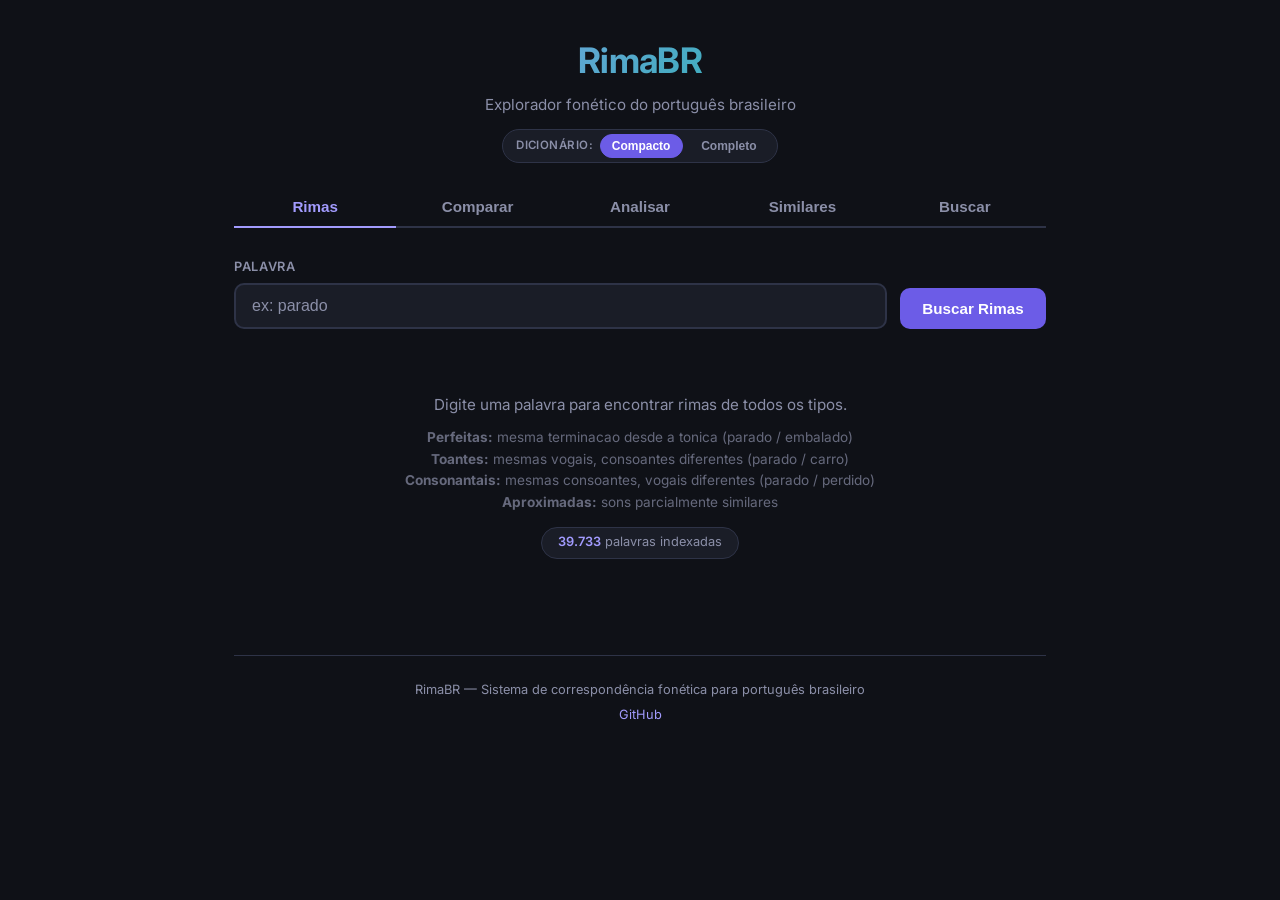
<file: docs/index.html>
<!DOCTYPE html>
<html lang="pt-BR">
<head>
  <meta charset="UTF-8">
  <meta name="viewport" content="width=device-width, initial-scale=1.0">
  <title>RimaBR - Explorador Fonético do Português Brasileiro</title>
  <meta name="description" content="Explore o sistema de correspondência fonética do português brasileiro. Compare palavras, visualize análises e entenda como funciona a rima.">
  <link rel="stylesheet" href="style.css">
  <link rel="preconnect" href="https://fonts.googleapis.com">
  <link href="https://fonts.googleapis.com/css2?family=Inter:wght@400;500;600;700&display=swap" rel="stylesheet">
</head>
<body>
  <div class="container">
    <header>
      <h1>RimaBR</h1>
      <p class="subtitle">Explorador fonético do português brasileiro</p>
      <div class="dict-switcher" id="dict-switcher">
        <span class="dict-label">Dicionário:</span>
        <button class="dict-btn active" data-dict="compact" id="dict-btn-compact">Compacto</button>
        <button class="dict-btn" data-dict="full" id="dict-btn-full">Completo</button>
      </div>
    </header>

    <!-- Tab Navigation -->
    <nav class="tabs" role="tablist">
      <button class="tab active" data-tab="rimas" role="tab" aria-selected="true">Rimas</button>
      <button class="tab" data-tab="compare" role="tab" aria-selected="false">Comparar</button>
      <button class="tab" data-tab="analyze" role="tab" aria-selected="false">Analisar</button>
      <button class="tab" data-tab="similar" role="tab" aria-selected="false">Similares</button>
      <button class="tab" data-tab="search" role="tab" aria-selected="false">Buscar</button>
    </nav>

    <!-- ==================== RIMAS TAB ==================== -->
    <section id="tab-rimas" class="tab-content active">
      <div class="rimas-inputs">
        <div class="input-group wide">
          <label for="rimas-input">Palavra</label>
          <div class="search-box">
            <input type="text" id="rimas-input" placeholder="ex: parado" autocomplete="off" spellcheck="false" disabled>
            <div class="autocomplete" id="ac-rimas"></div>
          </div>
        </div>
        <button id="rimas-btn" class="action-btn" disabled>Buscar Rimas</button>
      </div>

      <!-- Rimas Filter Tabs -->
      <div class="rimas-filter" id="rimas-filter" style="display:none">
        <span class="rimas-filter-label">Filtrar:</span>
        <div class="rimas-filter-pills">
          <button class="pill active" data-rimas-filter="all">Todas</button>
          <button class="pill" data-rimas-filter="vowels">Vogais</button>
          <button class="pill" data-rimas-filter="consonants">Consoantes</button>
        </div>
      </div>

      <div class="loading" id="rimas-loading" style="display:none">
        <span class="spinner"></span> Buscando rimas por categoria...
      </div>

      <div id="rimas-results"></div>

      <div class="empty-hint" id="rimas-hint">
        <p>Digite uma palavra para encontrar rimas de todos os tipos.</p>
        <p class="examples">
          <strong>Perfeitas:</strong> mesma terminacao desde a tonica (parado / embalado)<br>
          <strong>Toantes:</strong> mesmas vogais, consoantes diferentes (parado / carro)<br>
          <strong>Consonantais:</strong> mesmas consoantes, vogais diferentes (parado / perdido)<br>
          <strong>Aproximadas:</strong> sons parcialmente similares
        </p>
        <div class="stats" id="rimas-stats">Carregando...</div>
      </div>
    </section>

    <!-- ==================== COMPARE TAB ==================== -->
    <section id="tab-compare" class="tab-content">
      <div class="compare-inputs">
        <div class="input-group">
          <label for="word-a">Palavra A</label>
          <div class="search-box">
            <input type="text" id="word-a" placeholder="ex: amor" autocomplete="off" spellcheck="false">
            <div class="autocomplete" id="ac-a"></div>
          </div>
        </div>
        <div class="compare-vs">vs</div>
        <div class="input-group">
          <label for="word-b">Palavra B</label>
          <div class="search-box">
            <input type="text" id="word-b" placeholder="ex: calor" autocomplete="off" spellcheck="false">
            <div class="autocomplete" id="ac-b"></div>
          </div>
        </div>
        <button id="compare-btn" class="action-btn">Comparar</button>
      </div>

      <!-- Context Switcher -->
      <div class="context-switcher" id="context-switcher" style="display:none">
        <span class="context-label">Contexto:</span>
        <div class="context-pills">
          <button class="pill active" data-ctx="general">Geral</button>
          <button class="pill" data-ctx="strict_rhyme">Rima Estrita</button>
          <button class="pill" data-ctx="assonance">Assonância</button>
          <button class="pill" data-ctx="hip_hop">Hip-Hop</button>
        </div>
      </div>

      <div id="compare-results"></div>

      <div class="empty-hint" id="compare-hint">
        <p>Digite duas palavras para comparar sua correspondência fonética.</p>
        <p class="examples">Exemplos: amor / calor, coração / paixão, saudade / cidade</p>
      </div>
    </section>

    <!-- ==================== ANALYZE TAB ==================== -->
    <section id="tab-analyze" class="tab-content">
      <div class="analyze-inputs">
        <div class="input-group wide">
          <label for="word-analyze">Palavra</label>
          <div class="search-box">
            <input type="text" id="word-analyze" placeholder="ex: coração" autocomplete="off" spellcheck="false">
            <div class="autocomplete" id="ac-analyze"></div>
          </div>
        </div>
        <button id="analyze-btn" class="action-btn">Analisar</button>
      </div>

      <div id="analyze-results"></div>

      <div class="empty-hint" id="analyze-hint">
        <p>Digite uma palavra para ver sua anatomia fonética completa.</p>
        <p class="examples">Sílabas, acentuação, vogal tônica, sequências vocálicas e consonantais, prefixo e sufixo.</p>
      </div>
    </section>

    <!-- ==================== SIMILAR TAB ==================== -->
    <section id="tab-similar" class="tab-content">
      <div class="similar-inputs">
        <div class="input-group wide">
          <label for="word-similar">Palavra</label>
          <div class="search-box">
            <input type="text" id="word-similar" placeholder="ex: recato" autocomplete="off" spellcheck="false" disabled>
            <div class="autocomplete" id="ac-similar"></div>
          </div>
        </div>
        <button id="similar-btn" class="action-btn" disabled>Buscar Similares</button>
      </div>

      <div class="loading" id="similar-loading" style="display:none">
        <span class="spinner"></span> Buscando palavras similares...
      </div>

      <div id="similar-results"></div>

      <div class="empty-hint" id="similar-hint">
        <p>Digite uma palavra para encontrar as mais semelhantes no dicionário.</p>
        <p class="examples">Considera semelhança ortográfica, fonética, estrutural e morfológica juntas.</p>
        <p class="examples">Exemplo: "recato" encontra recado, acato, recito, acetato...</p>
      </div>
    </section>

    <!-- ==================== SEARCH TAB ==================== -->
    <section id="tab-search" class="tab-content">
      <div class="search-inputs">
        <div class="input-group wide">
          <div class="search-box">
            <input type="text" id="search-input" placeholder="Digite uma palavra..." autocomplete="off" spellcheck="false" disabled>
            <div class="autocomplete" id="ac-search"></div>
          </div>
        </div>
        <button id="search-btn" class="action-btn" disabled>Buscar</button>
      </div>

      <div class="options">
        <label class="toggle">
          <input type="checkbox" id="near-toggle" checked>
          Incluir rimas aproximadas
        </label>
      </div>

      <div class="loading" id="loading" style="display:none">
        <span class="spinner"></span> Buscando rimas...
      </div>

      <div id="search-results"></div>

      <div class="empty-hint" id="search-hint">
        <p>Digite uma palavra para encontrar rimas no dicionário.</p>
        <div class="stats" id="stats">Carregando...</div>
      </div>
    </section>

    <footer>
      <p>RimaBR &mdash; Sistema de correspondência fonética para português brasileiro</p>
      <p style="margin-top:0.3rem">
        <a href="https://github.com/guitorte/language-play-ptbr">GitHub</a>
      </p>
    </footer>
  </div>

  <script type="module" src="js/app.js"></script>
</body>
</html>
</file>
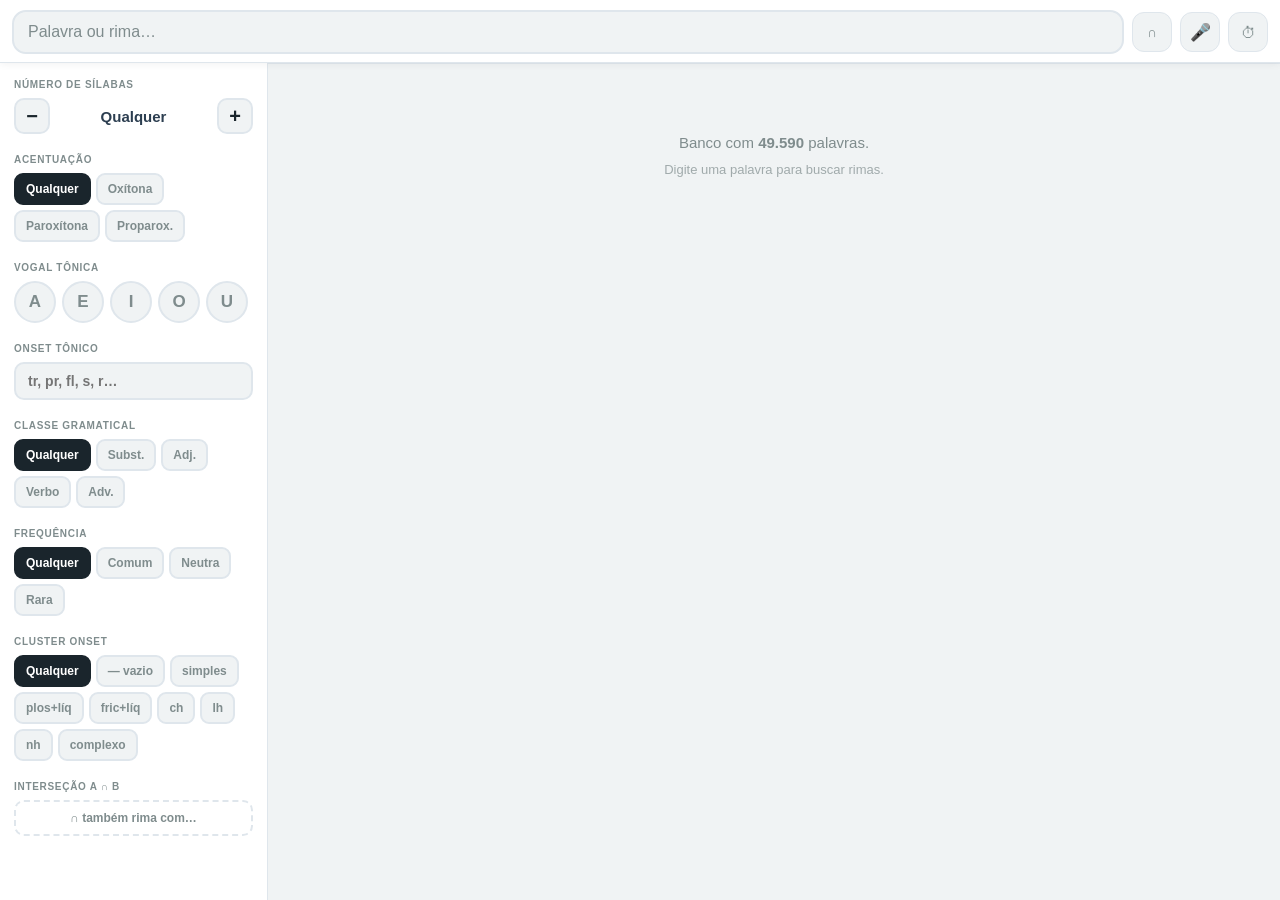
<file: exp/index.html>
<!DOCTYPE html>
<html lang="pt-BR">
<head>
<meta charset="UTF-8">
<meta name="viewport" content="width=device-width, initial-scale=1.0, maximum-scale=1.0, user-scalable=no, interactive-widget=resizes-content">
<title>Rimas PT-BR</title>
<style>
:root {
  --primary:    #1A252C;
  --accent:     #E74C3C;
  --accent2:    #C0392B;
  --bg:         #F0F3F4;
  --surface:    #FFFFFF;
  --border:     #DFE6EC;
  --text:       #2C3E50;
  --muted:      #7F8C8D;
  --lock-bg:    #FFF4E6;
  --lock-color: #A04000;
  --lock-border:#E67E22;
  --neg-bg:     #fdecea;
  --neg-color:  #922b21;
  --c-rima:     #27AE60;
  --c-qrima:    #16A085;
  --c-eco:      #2980B9;
  --c-ass:      #E67E22;
  --c-prox:     #8E44AD;
  --c-ritmo:    #95A5A6;
  --safe-b:     env(safe-area-inset-bottom, 0px);
  --sidebar-w:  268px;
  --topbar-h:   56px;
  --subbar-h:   auto;
}
@media (prefers-color-scheme: dark) {
  :root {
    --primary:    #E8ECEF;
    --bg:         #181C20;
    --surface:    #23282E;
    --border:     #3A4048;
    --text:       #D5DBE0;
    --muted:      #8A949E;
    --lock-bg:    #3D2E1A;
    --lock-color: #F0A860;
    --lock-border:#C87820;
    --neg-bg:     #3D1A1A;
    --neg-color:  #F08080;
    --c-rima:     #2ECC71;
    --c-qrima:    #1ABC9C;
    --c-eco:      #3498DB;
    --c-ass:      #F39C12;
    --c-prox:     #9B59B6;
    --c-ritmo:    #7F8C8D;
  }
}
*,*::before,*::after { box-sizing:border-box; -webkit-tap-highlight-color:transparent; }
html, body { height:100%; margin:0; padding:0; }
body {
  font-family: -apple-system, BlinkMacSystemFont, 'Segoe UI', Roboto, sans-serif;
  background: var(--bg); color: var(--text);
  display: flex; flex-direction: column;
  height: 100dvh; overflow: hidden;
}

/* ═══ TOP BAR ═══════════════════════════════════════════════ */
#topbar {
  flex-shrink: 0;
  background: var(--surface);
  border-bottom: 1px solid var(--border);
  padding: 10px 12px 8px;
  z-index: 200;
  box-shadow: 0 1px 8px rgba(0,0,0,0.06);
}
.search-row {
  display: flex; align-items: center; gap: 8px;
}
.search-pill {
  flex: 1; display: flex; align-items: center;
  background: var(--bg); border: 2px solid var(--border);
  border-radius: 14px; overflow: hidden;
  transition: border-color 0.2s, box-shadow 0.2s;
}
.search-pill:focus-within {
  border-color: var(--accent);
  box-shadow: 0 0 0 3px rgba(231,76,60,0.12);
}
.search-pill input {
  flex: 1; background: none; border: none; outline: none;
  padding: 11px 0 11px 14px;
  font-size: 16px; font-weight: 600; color: var(--text);
  min-width: 0;
}
.search-pill input::placeholder { color: var(--muted); font-weight: 400; }
.pill-btn {
  background: none; border: none; cursor: pointer;
  padding: 0 10px; height: 44px;
  display: flex; align-items: center; justify-content: center;
  color: var(--muted); font-size: 16px;
  transition: color 0.15s;
}
.pill-btn:active { color: var(--accent); }
.pill-btn.hidden { display: none; }
/* Separator between A and B inputs */
.intersect-sep {
  font-size: 13px; font-weight: 800; color: var(--muted);
  padding: 0 2px; flex-shrink: 0;
  opacity: 0;
  transition: opacity 0.2s;
}
.intersect-sep.visible { opacity: 1; }
#input-b-wrap {
  display: flex; align-items: center;
  max-width: 0; overflow: hidden;
  transition: max-width 0.3s cubic-bezier(0.25,1,0.5,1);
}
#input-b-wrap.open { max-width: 160px; }
#input-b-wrap input {
  width: 110px; flex: none;
}
/* Topbar action buttons */
.topbar-btn {
  width: 40px; height: 40px; border-radius: 12px;
  border: 1.5px solid var(--border); background: var(--bg);
  cursor: pointer; display: flex; align-items: center; justify-content: center;
  font-size: 17px; color: var(--muted); flex-shrink: 0;
  transition: border-color 0.15s, color 0.15s, background 0.15s;
}
.topbar-btn:active { background: var(--border); }
.topbar-btn.active { background: var(--primary); border-color: var(--primary); color: #fff; }
.topbar-btn.hidden { display: none; }
#btn-mic.listening { animation: pulse 1s ease infinite; }
@keyframes pulse { 0%,100%{opacity:1} 50%{opacity:0.3} }

/* Rima express row */
#rima-express {
  display: flex; gap: 6px; overflow-x: auto; padding: 6px 0 2px;
  scrollbar-width: none; -ms-overflow-style: none;
  min-height: 0; transition: max-height 0.2s;
}
#rima-express:empty { display: none; }
#rima-express::-webkit-scrollbar { display: none; }
.rex-chip {
  flex-shrink: 0; background: var(--bg); border: 1.5px solid var(--border);
  padding: 4px 11px; border-radius: 10px;
  font-size: 12px; font-weight: 600; color: var(--text);
  cursor: pointer; user-select: none; white-space: nowrap;
  transition: border-color 0.15s, transform 0.1s;
}
.rex-chip:active { transform: scale(0.93); border-color: var(--accent); }

/* History dropdown */
#hist-dropdown {
  position: absolute; top: calc(100% + 4px); left: 0; right: 0;
  background: var(--surface); border: 1px solid var(--border);
  border-radius: 14px; padding: 8px;
  box-shadow: 0 8px 24px rgba(0,0,0,0.12);
  z-index: 300; display: none;
  max-height: 200px; overflow-y: auto;
}
#hist-dropdown.open { display: block; }
.hist-item {
  padding: 9px 12px; border-radius: 8px;
  font-size: 14px; font-weight: 500; cursor: pointer;
  display: flex; align-items: center; gap: 8px;
  transition: background 0.1s;
}
.hist-item:hover, .hist-item:active { background: var(--bg); }
.hist-item .hist-icon { color: var(--muted); font-size: 12px; }
.hist-footer {
  padding: 6px 12px 2px; border-top: 1px solid var(--border); margin-top: 4px;
  display: flex; justify-content: flex-end;
}
.hist-footer button {
  background: none; border: none; font-size: 11px; color: var(--muted);
  cursor: pointer; padding: 2px 4px;
}
#topbar { position: relative; }

/* ═══ BODY AREA ═════════════════════════════════════════════ */
#body-area {
  flex: 1; display: flex; overflow: hidden;
}

/* ═══ SIDEBAR (desktop) ══════════════════════════════════════ */
#sidebar {
  width: var(--sidebar-w); flex-shrink: 0;
  background: var(--surface);
  border-right: 1px solid var(--border);
  overflow-y: auto; overscroll-behavior: contain;
  padding: 16px 14px calc(16px + var(--safe-b));
  display: none; /* hidden on mobile */
}
@media (min-width: 820px) {
  #sidebar { display: block; }
}
.sb-section { margin-bottom: 20px; }
.sb-label {
  display: block; font-size: 10px; font-weight: 700;
  letter-spacing: 0.7px; text-transform: uppercase;
  color: var(--muted); margin-bottom: 8px;
}
/* Stepper */
.stepper { display: flex; align-items: center; gap: 8px; }
.step-btn {
  width: 36px; height: 36px; border-radius: 10px;
  border: 2px solid var(--border); background: var(--bg);
  font-size: 20px; font-weight: 700; color: var(--primary);
  cursor: pointer; display: flex; align-items: center; justify-content: center;
  transition: transform 0.1s, background 0.1s;
}
.step-btn:active { transform: scale(0.88); background: var(--border); }
.step-val { font-size: 15px; font-weight: 800; flex: 1; text-align: center; }
/* Radio row */
.radio-row { display: flex; gap: 5px; flex-wrap: wrap; }
.r-btn {
  padding: 7px 10px; border-radius: 9px;
  border: 2px solid var(--border); background: var(--bg);
  font-size: 12px; font-weight: 600; color: var(--muted);
  cursor: pointer; white-space: nowrap;
  transition: transform 0.1s;
}
.r-btn:active { transform: scale(0.91); }
.r-btn.sel { background: var(--primary); border-color: var(--primary); color: #fff; }
/* Vowel row */
.vowel-row { display: flex; gap: 6px; }
.v-btn {
  width: 42px; height: 42px; border-radius: 50%;
  border: 2px solid var(--border); background: var(--bg);
  font-size: 17px; font-weight: 800; color: var(--muted);
  cursor: pointer; display: flex; align-items: center; justify-content: center;
  transition: transform 0.1s;
}
.v-btn:active { transform: scale(0.88); }
.v-btn.sel { background: var(--accent); border-color: var(--accent); color: #fff; box-shadow: 0 3px 10px rgba(231,76,60,0.3); }
/* Text input */
.sb-input {
  width: 100%; padding: 9px 12px;
  font-size: 14px; font-weight: 600;
  background: var(--bg); border: 2px solid var(--border);
  border-radius: 10px; outline: none;
  color: var(--text); transition: border-color 0.2s;
  -webkit-appearance: none;
}
.sb-input:focus { border-color: var(--accent); background: var(--surface); }
.sb-hint { font-size: 10px; color: var(--muted); margin-top: 4px; line-height: 1.4; }
/* Intersect in sidebar */
.sb-intersect-wrap {
  margin-top: 6px; overflow: hidden;
  max-height: 0; transition: max-height 0.3s cubic-bezier(0.25,1,0.5,1);
}
.sb-intersect-wrap.open { max-height: 80px; }
.sb-intersect-input {
  width: 100%; padding: 9px 12px; margin-top: 6px;
  font-size: 14px; font-weight: 600;
  background: var(--bg); border: 2px solid var(--accent);
  border-radius: 10px; outline: none; color: var(--text);
  -webkit-appearance: none;
}
.sb-intersect-input:focus { background: var(--surface); }
/* Sidebar intersection button */
.sb-intersect-btn {
  width: 100%; padding: 9px; border-radius: 10px;
  border: 2px dashed var(--border); background: none;
  font-size: 12px; font-weight: 600; color: var(--muted);
  cursor: pointer; text-align: center;
  transition: border-color 0.2s, color 0.2s;
}
.sb-intersect-btn:hover { border-color: var(--accent); color: var(--accent); }
.sb-intersect-btn.active { border-style: solid; background: var(--primary); border-color: var(--primary); color: #fff; }

/* ═══ RESULTS ZONE ═══════════════════════════════════════════ */
#results-zone {
  flex: 1; display: flex; flex-direction: column; overflow: hidden;
  min-width: 0;
}

/* Subbar: band chips + lego pills */
#subbar {
  flex-shrink: 0;
  background: var(--surface);
  border-bottom: 1px solid var(--border);
}
/* Band chips grid — equal-size, always tappable */
#band-wrap {
  padding: 10px 10px 0;
  display: none;
}
#band-wrap.visible { display: block; }
#band-grid {
  display: grid;
  grid-template-columns: repeat(3, 1fr);
  gap: 5px;
}
.band-chip {
  display: flex; align-items: center; gap: 6px;
  padding: 7px 10px; border-radius: 10px;
  background: var(--bg); border: 2px solid var(--border);
  cursor: pointer; user-select: none;
  transition: opacity 0.18s, transform 0.1s, border-color 0.15s;
  min-height: 36px;
}
.band-chip:active { transform: scale(0.94); }
.band-chip.dimmed { opacity: 0.28; }
.band-dot {
  width: 10px; height: 10px; border-radius: 50%; flex-shrink: 0;
}
.band-label {
  font-size: 11px; font-weight: 700; color: var(--text);
  white-space: nowrap; overflow: hidden; text-overflow: ellipsis;
  flex: 1;
}
.band-count {
  font-size: 10px; font-weight: 700; color: var(--muted);
  flex-shrink: 0;
}
.band-chip.active { border-color: currentColor; }
/* Band meta row */
#band-meta {
  display: flex; align-items: center; justify-content: space-between;
  padding: 5px 12px 4px; font-size: 11px; color: var(--muted);
}
#band-count-label { font-weight: 700; }
#band-clear {
  background: none; border: none; font-size: 11px;
  color: var(--muted); cursor: pointer; padding: 1px 4px;
  display: none;
}
#band-clear:hover { color: var(--accent); }
#band-clear.visible { display: inline; }

/* Lego pills — wrapping, always fully visible */
#lego-bar {
  display: flex; gap: 6px; flex-wrap: wrap;
  padding: 6px 10px 8px;
  align-items: center; min-height: 0;
}
#lego-bar:empty { display: none; }
.lego-pill {
  background: var(--bg); border: 2px solid var(--border);
  padding: 5px 11px; border-radius: 20px;
  font-size: 12px; font-weight: 600; color: var(--muted);
  cursor: pointer; user-select: none;
  display: flex; align-items: center; gap: 3px;
  transition: transform 0.1s;
  touch-action: none;
  white-space: nowrap;
}
.lego-pill:active { transform: scale(0.91); }
.lego-pill.locked {
  background: var(--lock-bg); border-color: var(--lock-border); color: var(--lock-color);
}
.lego-pill.negated {
  background: var(--neg-bg); border-color: var(--accent); color: var(--neg-color);
}

/* Results count bar (when no alvoAtual, just show count) */
#count-bar {
  padding: 8px 14px 6px;
  font-size: 12px; font-weight: 700; color: var(--muted);
  display: none;
}
#count-bar.visible { display: block; }

/* ═══ GRID ═══════════════════════════════════════════════════ */
#viewport {
  flex: 1; overflow-y: auto; overflow-x: hidden;
  overscroll-behavior-y: contain;
}
.grid {
  display: grid;
  grid-template-columns: repeat(auto-fill, minmax(104px, 1fr));
  gap: 8px; padding: 12px 10px 16px;
  transition: opacity 0.15s ease;
}
.grid.fading { opacity: 0.3; }
@media (min-width: 540px) {
  .grid { grid-template-columns: repeat(auto-fill, minmax(120px, 1fr)); gap: 9px; }
}
@media (min-width: 820px) {
  .grid { grid-template-columns: repeat(auto-fill, minmax(114px, 1fr)); gap: 9px; padding: 14px 12px; }
}
.word-card {
  background: var(--surface); border: 2px solid var(--border);
  border-radius: 12px; padding: 10px 6px 7px;
  text-align: center; font-size: 15px; font-weight: 500;
  cursor: pointer; user-select: none;
  transition: transform 0.1s, border-color 0.15s;
  display: flex; flex-direction: column; align-items: center; gap: 3px;
}
.word-card:active { transform: scale(0.91); }
.word-card.b-rima  { border-color: var(--c-rima); }
.word-card.b-qrima { border-color: var(--c-qrima); }
.word-card.b-eco   { border-color: var(--c-eco); }
.word-card.b-ass   { border-color: var(--c-ass); }
.word-card.b-prox  { border-color: var(--c-prox); }
.word-card.b-ritmo { border-color: var(--c-ritmo); }
.tonica { font-weight: 800; color: var(--accent); }
.card-rkey {
  font-size: 9px; font-weight: 600; color: var(--muted);
  opacity: 0.65; letter-spacing: 0.02em;
  max-width: 100%; overflow: hidden; text-overflow: ellipsis; white-space: nowrap;
}
.empty-state {
  padding: 52px 24px; text-align: center;
  color: var(--muted); font-size: 15px; line-height: 1.7;
  grid-column: 1/-1;
}
.loader {
  display: block; width: 26px; height: 26px; margin: 0 auto 12px;
  border-radius: 50%;
  border: 3px solid var(--border); border-top-color: var(--accent);
  animation: spin 0.8s linear infinite;
}
@keyframes spin { to { transform: rotate(360deg); } }
#status-text {
  font-size: 11px; color: var(--muted);
  text-align: center; padding: 8px;
}

/* ═══ FILTER SHEET (mobile) ════════════════════════════════ */
/* Overlay */
#sheet-overlay {
  position: fixed; inset: 0; background: rgba(0,0,0,0.35);
  z-index: 400; opacity: 0; pointer-events: none;
  transition: opacity 0.3s;
}
#sheet-overlay.open { opacity: 1; pointer-events: all; }
/* Sheet */
#filter-sheet {
  position: fixed; left: 0; right: 0; bottom: 0;
  background: var(--surface);
  border-radius: 20px 20px 0 0;
  box-shadow: 0 -4px 30px rgba(0,0,0,0.15);
  z-index: 500;
  transform: translateY(100%);
  transition: transform 0.35s cubic-bezier(0.25, 1, 0.5, 1);
  max-height: 85dvh;
  display: flex; flex-direction: column;
  padding-bottom: var(--safe-b);
}
#filter-sheet.open { transform: translateY(0); }
@media (min-width: 820px) {
  #filter-sheet, #sheet-overlay, #filter-fab { display: none !important; }
}
.sheet-handle-row {
  padding: 12px 0 8px;
  display: flex; justify-content: center; align-items: center;
  flex-shrink: 0; cursor: grab;
  touch-action: none;
}
.sheet-handle-row:active { cursor: grabbing; }
.sheet-handle {
  width: 38px; height: 4px; background: var(--border);
  border-radius: 2px; transition: width 0.2s, background 0.2s;
}
.sheet-handle-row:active .sheet-handle { width: 52px; background: var(--muted); }
.sheet-title {
  padding: 0 16px 10px;
  font-size: 13px; font-weight: 800; letter-spacing: 0.4px;
  text-transform: uppercase; color: var(--muted); flex-shrink: 0;
  display: flex; align-items: center; justify-content: space-between;
}
.sheet-title button {
  background: none; border: none; font-size: 12px;
  color: var(--accent); cursor: pointer; font-weight: 700;
}
.sheet-body {
  flex: 1; overflow-y: auto; overscroll-behavior: contain;
  padding: 0 14px 16px;
}
.sh-section { margin-bottom: 20px; }
.sh-label {
  display: block; font-size: 10px; font-weight: 700;
  letter-spacing: 0.7px; text-transform: uppercase;
  color: var(--muted); margin-bottom: 8px;
}

/* FAB for filter sheet on mobile */
#filter-fab {
  position: fixed; bottom: calc(20px + var(--safe-b)); right: 16px;
  width: 46px; height: 46px; border-radius: 50%;
  background: var(--primary); color: #fff;
  border: none; cursor: pointer; z-index: 100;
  display: flex; align-items: center; justify-content: center;
  font-size: 18px;
  box-shadow: 0 4px 16px rgba(0,0,0,0.2);
  transition: transform 0.15s, box-shadow 0.15s;
}
#filter-fab:active { transform: scale(0.92); box-shadow: 0 2px 8px rgba(0,0,0,0.15); }
#filter-fab.has-filters {
  background: var(--accent);
  box-shadow: 0 4px 16px rgba(231,76,60,0.4);
}

/* freq-btn, morfo-btn, fam-btn aliased to r-btn in sheet */
.sh-section .r-btn { font-size: 12px; padding: 7px 10px; }

/* ═══ TRANSITIONS / MISC ════════════════════════════════════ */
@keyframes card-in {
  from { opacity: 0; transform: scale(0.95) translateY(4px); }
  to   { opacity: 1; transform: none; }
}
</style>
</head>
<body>

<!-- ═══════════════════════════════ TOP BAR ═══════════════════════════════ -->
<div id="topbar">
  <div class="search-row">
    <div class="search-pill" id="search-pill">
      <input type="search" id="input-a"
             placeholder="Palavra ou rima…"
             autocorrect="off" autocapitalize="none" spellcheck="false"
             inputmode="search" enterkeyhint="search"
             aria-label="Palavra-base">
      <span class="intersect-sep" id="intersect-sep">∩</span>
      <div id="input-b-wrap">
        <input type="search" id="input-b"
               placeholder="segunda palavra"
               autocorrect="off" autocapitalize="none" spellcheck="false"
               inputmode="search" enterkeyhint="search"
               aria-label="Segunda palavra para interseção">
      </div>
      <button class="pill-btn hidden" id="btn-clear-a" title="Limpar" aria-label="Limpar busca">✕</button>
    </div>
    <button class="topbar-btn" id="btn-intersect" title="Interseção A∩B" aria-label="Busca de interseção" style="font-size:14px;font-weight:800;">∩</button>
    <button class="topbar-btn hidden" id="btn-mic" title="Busca por voz" aria-label="Busca por voz">🎤</button>
    <button class="topbar-btn" id="btn-hist" title="Histórico" aria-label="Histórico de buscas" style="font-size:15px;">⏱</button>
  </div>
  <div id="rima-express" aria-label="Sugestões rápidas de rima"></div>
  <!-- History dropdown -->
  <div id="hist-dropdown" role="listbox" aria-label="Histórico de palavras buscadas">
    <div id="hist-list"></div>
    <div class="hist-footer"><button onclick="clearHistorico()">Limpar histórico</button></div>
  </div>
</div>

<!-- ═══════════════════════════════ BODY ═══════════════════════════════════ -->
<div id="body-area">

  <!-- Sidebar (desktop only) -->
  <aside id="sidebar" aria-label="Filtros">
    <div class="sb-section">
      <span class="sb-label">Número de sílabas</span>
      <div class="stepper">
        <button class="step-btn" onclick="stepSilabas(-1)" aria-label="Menos sílabas">−</button>
        <span class="step-val" id="step-val">Qualquer</span>
        <button class="step-btn" onclick="stepSilabas(1)" aria-label="Mais sílabas">+</button>
      </div>
    </div>
    <div class="sb-section">
      <span class="sb-label">Acentuação</span>
      <div class="radio-row">
        <button class="r-btn sel" data-acento="" onclick="setAcento(null)">Qualquer</button>
        <button class="r-btn" data-acento="ox"  onclick="setAcento('ox')">Oxítona</button>
        <button class="r-btn" data-acento="px"  onclick="setAcento('px')">Paroxítona</button>
        <button class="r-btn" data-acento="ppx" onclick="setAcento('ppx')">Proparox.</button>
      </div>
    </div>
    <div class="sb-section">
      <span class="sb-label">Vogal tônica</span>
      <div class="vowel-row">
        <button class="v-btn" data-vogal="a" onclick="setVogal('a')">A</button>
        <button class="v-btn" data-vogal="e" onclick="setVogal('e')">E</button>
        <button class="v-btn" data-vogal="i" onclick="setVogal('i')">I</button>
        <button class="v-btn" data-vogal="o" onclick="setVogal('o')">O</button>
        <button class="v-btn" data-vogal="u" onclick="setVogal('u')">U</button>
      </div>
    </div>
    <div class="sb-section">
      <span class="sb-label">Onset tônico</span>
      <input id="onset-input" class="sb-input" type="text"
             placeholder="tr, pr, fl, s, r…"
             autocorrect="off" autocapitalize="none" spellcheck="false">
    </div>
    <div class="sb-section">
      <span class="sb-label">Classe gramatical</span>
      <div class="radio-row">
        <button class="r-btn sel" data-classe="" onclick="setClasse(null)"">Qualquer</button>
        <button class="r-btn" data-classe="sub" onclick=\"setClasse('sub')">Subst.</button>
        <button class="r-btn" data-classe="adj" onclick=\"setClasse('adj')">Adj.</button>
        <button class="r-btn" data-classe="vrb" onclick=\"setClasse('vrb')">Verbo</button>
        <button class="r-btn" data-classe="adv" onclick=\"setClasse('adv')">Adv.</button>
      </div>
    </div>
    <div class="sb-section">
      <span class="sb-label">Frequência</span>
      <div class="radio-row">
        <button class="r-btn sel" data-freq=""      onclick="setFreq(null)"">Qualquer</button>
        <button class="r-btn" data-freq="comum" onclick=\"setFreq('comum')">Comum</button>
        <button class="r-btn" data-freq="media" onclick=\"setFreq('media')">Neutra</button>
        <button class="r-btn" data-freq="rara"  onclick=\"setFreq('rara')">Rara</button>
      </div>
    </div>
    <div class="sb-section">
      <span class="sb-label">Cluster onset</span>
      <div class="radio-row">
        <button class="r-btn sel" data-fam=""   onclick="setFamilia(null)"">Qualquer</button>
        <button class="r-btn" data-fam="vz"  onclick=\"setFamilia('vz')">— vazio</button>
        <button class="r-btn" data-fam="si"  onclick=\"setFamilia('si')">simples</button>
        <button class="r-btn" data-fam="pl"  onclick=\"setFamilia('pl')">plos+líq</button>
        <button class="r-btn" data-fam="fl"  onclick=\"setFamilia('fl')">fric+líq</button>
        <button class="r-btn" data-fam="af"  onclick=\"setFamilia('af')">ch</button>
        <button class="r-btn" data-fam="lp"  onclick=\"setFamilia('lp')">lh</button>
        <button class="r-btn" data-fam="np"  onclick=\"setFamilia('np')">nh</button>
        <button class="r-btn" data-fam="cx"  onclick=\"setFamilia('cx')">complexo</button>
      </div>
    </div>
    <div class="sb-section">
      <span class="sb-label">Interseção A ∩ B</span>
      <button class="sb-intersect-btn" id="sb-intersect-btn" onclick="toggleIntersect()">
        ∩ também rima com…
      </button>
      <div class="sb-intersect-wrap" id="sb-intersect-wrap">
        <input id="sb-input-b" class="sb-intersect-input" type="search"
               placeholder="Segunda palavra…"
               autocorrect="off" autocapitalize="none" spellcheck="false">
      </div>
    </div>
    <div id="status-text"></div>
  </aside>

  <!-- Results zone -->
  <div id="results-zone">
    <!-- Subbar: spectrum + lego -->
    <div id="subbar">
      <div id="band-wrap">
        <div id="band-grid" role="group" aria-label="Filtrar por qualidade de rima"></div>
        <div id="band-meta">
          <span id="band-count-label"></span>
          <button id="band-clear" onclick="clearBandFilter()">✕ limpar filtro</button>
        </div>
      </div>
      <div id="lego-bar" role="group" aria-label="Blocos fonéticos"></div>
      <div id="count-bar"></div>
    </div>
    <!-- Grid -->
    <div id="viewport">
      <div class="grid" id="grid" role="list" aria-label="Resultados">
        <div class="empty-state" id="empty-state">
          <span class="loader"></span>
          Carregando banco de palavras…
          <br><span style="font-size:13px;opacity:0.7">Pode digitar enquanto carrega.</span>
        </div>
      </div>
      <div id="sentinel"></div>
    </div>
  </div>
</div>

<!-- ═══ FILTER SHEET (mobile) ══════════════════════════════════════════════ -->
<div id="sheet-overlay" onclick="closeFilterSheet()"></div>
<div id="filter-sheet" role="dialog" aria-label="Filtros avançados" aria-modal="true">
  <div class="sheet-handle-row" id="sheet-handle">
    <div class="sheet-handle"></div>
  </div>
  <div class="sheet-title">
    Filtros avançados
    <button onclick="resetFiltros()">Limpar tudo</button>
  </div>
  <div class="sheet-body">
    <div class="sh-section">
      <span class="sh-label">Número de sílabas</span>
      <div class="stepper">
        <button class="step-btn" onclick="stepSilabas(-1)">−</button>
        <span class="step-val" id="step-val-sh">Qualquer</span>
        <button class="step-btn" onclick="stepSilabas(1)">+</button>
      </div>
    </div>
    <div class="sh-section">
      <span class="sh-label">Acentuação</span>
      <div class="radio-row">
        <button class="r-btn sel" data-acento="" onclick="setAcento(null)">Qualquer</button>
        <button class="r-btn" data-acento="ox"  onclick="setAcento('ox')">Oxítona</button>
        <button class="r-btn" data-acento="px"  onclick="setAcento('px')">Paroxítona</button>
        <button class="r-btn" data-acento="ppx" onclick="setAcento('ppx')">Proparox.</button>
      </div>
    </div>
    <div class="sh-section">
      <span class="sh-label">Vogal tônica</span>
      <div class="vowel-row">
        <button class="v-btn" data-vogal="a" onclick=\"setVogal('a')">A</button>
        <button class="v-btn" data-vogal="e" onclick=\"setVogal('e')">E</button>
        <button class="v-btn" data-vogal="i" onclick=\"setVogal('i')">I</button>
        <button class="v-btn" data-vogal="o" onclick=\"setVogal('o')">O</button>
        <button class="v-btn" data-vogal="u" onclick=\"setVogal('u')">U</button>
      </div>
    </div>
    <div class="sh-section">
      <span class="sh-label">Onset tônico</span>
      <input id="onset-input-sh" class="sb-input" type="text"
             placeholder="tr, pr, fl, s, r…"
             autocorrect="off" autocapitalize="none" spellcheck="false">
    </div>
    <div class="sh-section">
      <span class="sh-label">Classe gramatical</span>
      <div class="radio-row">
        <button class="r-btn sel" data-classe="" onclick="setClasse(null)"">Qualquer</button>
        <button class="r-btn" data-classe="sub" onclick=\"setClasse('sub')">Subst.</button>
        <button class="r-btn" data-classe="adj" onclick=\"setClasse('adj')">Adj.</button>
        <button class="r-btn" data-classe="vrb" onclick=\"setClasse('vrb')">Verbo</button>
        <button class="r-btn" data-classe="adv" onclick=\"setClasse('adv')">Adv.</button>
      </div>
    </div>
    <div class="sh-section">
      <span class="sh-label">Frequência</span>
      <div class="radio-row">
        <button class="r-btn sel" data-freq=""      onclick="setFreq(null)"">Qualquer</button>
        <button class="r-btn" data-freq="comum" onclick=\"setFreq('comum')">Comum</button>
        <button class="r-btn" data-freq="media" onclick=\"setFreq('media')">Neutra</button>
        <button class="r-btn" data-freq="rara"  onclick=\"setFreq('rara')">Rara</button>
      </div>
    </div>
    <div class="sh-section">
      <span class="sh-label">Cluster onset</span>
      <div class="radio-row">
        <button class="r-btn sel" data-fam=""   onclick="setFamilia(null)"">Qualquer</button>
        <button class="r-btn" data-fam="vz"  onclick=\"setFamilia('vz')">— vazio</button>
        <button class="r-btn" data-fam="si"  onclick=\"setFamilia('si')">simples</button>
        <button class="r-btn" data-fam="pl"  onclick=\"setFamilia('pl')">plos+líq</button>
        <button class="r-btn" data-fam="fl"  onclick=\"setFamilia('fl')">fric+líq</button>
        <button class="r-btn" data-fam="af"  onclick=\"setFamilia('af')">ch</button>
        <button class="r-btn" data-fam="lp"  onclick=\"setFamilia('lp')">lh</button>
        <button class="r-btn" data-fam="np"  onclick=\"setFamilia('np')">nh</button>
        <button class="r-btn" data-fam="cx"  onclick=\"setFamilia('cx')">complexo</button>
      </div>
    </div>
    <div class="sh-section">
      <span class="sh-label">Interseção A ∩ B</span>
      <button class="sb-intersect-btn" id="sh-intersect-btn" onclick="toggleIntersect()">
        ∩ também rima com…
      </button>
      <div class="sb-intersect-wrap" id="sh-intersect-wrap">
        <input id="sh-input-b" class="sb-intersect-input" type="search"
               placeholder="Segunda palavra…"
               autocorrect="off" autocapitalize="none" spellcheck="false">
      </div>
    </div>
  </div>
</div>

<!-- FAB -->
<button id="filter-fab" onclick="openFilterSheet()" aria-label="Abrir filtros avançados">⚙</button>

<script>
'use strict';
/* ═══════════════════════════════════════════════════════════════
   1. MOTOR FONÉTICO (idêntico ao original)
═══════════════════════════════════════════════════════════════ */
const vRegex = /[aeiouáàâãéêíóôõúü]/i;

function tratarHiatosVogais(blocoVoc, pLower) {
    if (blocoVoc.length <= 1) return [blocoVoc];
    let resultado = [], atual = blocoVoc[0];
    for (let i = 1; i < blocoVoc.length; i++) {
        let char = blocoVoc[i], par = (atual.slice(-1) + char).toLowerCase();
        let formamDitongo   = /^(ai|au|ei|eu|iu|oi|ou|ui|ão|õe|ãe)$/.test(par);
        let vogaisIdenticas = par[0] === par[1];
        let temHiatoAcent   = /[aeiouáéíóúâêôãõü][íú]/.test(par);
        let ehHiatoFinal    = /^(ai|ui|au|oe)$/.test(par) &&
                              (pLower.endsWith(par+"r")||pLower.endsWith(par+"z")||pLower.endsWith(par+"l"));
        let seguidoDeNh     = pLower.includes(par+"nh");
        let pos = pLower.indexOf(par);
        let seguidoDeNasal  = pos >= 0 && pLower[pos+2] === 'n' && pos+3 < pLower.length && !vRegex.test(pLower[pos+3]);
        let formaHiatoDit   = false;
        if (blocoVoc.length >= 3 && /^[aeo]$/.test(atual.slice(-1))) {
            let prox = blocoVoc[i+1] ? blocoVoc[i+1].toLowerCase() : "";
            if (/^(iu|ia|io|ie|ui)$/.test(char+prox)) formaHiatoDit = true;
        }
        if (formamDitongo && !temHiatoAcent && !vogaisIdenticas && !ehHiatoFinal && !seguidoDeNh && !seguidoDeNasal && !formaHiatoDit)
            atual += char;
        else { resultado.push(atual); atual = char; }
    }
    resultado.push(atual);
    return resultado;
}

function separarConsoantes(cBlock) {
    if (cBlock.length <= 1) return ["", cBlock];
    let tL = cBlock.toLowerCase();
    if (cBlock.length === 2) {
        if (/^(ch|lh|nh|gu|qu|br|cr|dr|fr|gr|pr|tr|vr|bl|cl|fl|gl|pl|tl)$/.test(tL)) return ["", cBlock];
        return [cBlock.slice(0,1), cBlock.slice(1)];
    }
    if (/^(ch|lh|nh|gu|qu|br|cr|dr|fr|gr|pr|tr|vr|bl|cl|fl|gl|pl|tl)$/.test(tL.slice(-2)))
        return [cBlock.slice(0,-2), cBlock.slice(-2)];
    return [cBlock.slice(0,-1), cBlock.slice(-1)];
}

function silabificar(palavra) {
    let blocos = [], tipoAt = '', textoAt = '';
    for (let i = 0; i < palavra.length; i++) {
        let ch = palavra[i], chL = ch.toLowerCase();
        if ((chL==='q'||chL==='g') && palavra[i+1] && palavra[i+1].toLowerCase()==='u'
            && palavra[i+2] && vRegex.test(palavra[i+2])) {
            if (tipoAt==='V') { blocos.push({tipo:'V',texto:textoAt}); textoAt=''; }
            blocos.push({tipo:'C',texto:ch+palavra[i+1]}); i++; tipoAt=''; continue;
        }
        let tipo = vRegex.test(ch) ? 'V' : 'C';
        if (tipo !== tipoAt) { if (textoAt) blocos.push({tipo:tipoAt,texto:textoAt}); tipoAt=tipo; textoAt=ch; }
        else textoAt += ch;
    }
    if (textoAt) blocos.push({tipo:tipoAt,texto:textoAt});
    let bExp = [];
    for (let b of blocos) {
        if (b.tipo==='V') tratarHiatosVogais(b.texto, palavra.toLowerCase()).forEach(v=>bExp.push({tipo:'V',texto:v}));
        else bExp.push(b);
    }
    let idxV = bExp.reduce((a,b,i)=>(b.tipo==='V'?[...a,i]:a),[]);
    if (!idxV.length) return [palavra];
    let sil = new Array(idxV.length).fill("");
    for (let i=0; i<idxV[0]; i++) sil[0] += bExp[i].texto;
    for (let k=0; k<idxV.length-1; k++) {
        sil[k] += bExp[idxV[k]].texto;
        let cT=""; for (let j=idxV[k]+1; j<idxV[k+1]; j++) cT+=bExp[j].texto;
        let [esq,dir] = separarConsoantes(cT); sil[k]+=esq; sil[k+1]+=dir;
    }
    let uV = idxV[idxV.length-1];
    sil[sil.length-1] += bExp[uV].texto;
    for (let i=uV+1; i<bExp.length; i++) sil[sil.length-1]+=bExp[i].texto;
    return sil;
}

function identificarTonica(silabas, p) {
    let t = p.toLowerCase();
    for (let i=0;i<silabas.length;i++) if(/[áéíóúâêô]/i.test(silabas[i])) return i;
    for (let i=0;i<silabas.length;i++) if(/[ãõ]/i.test(silabas[i])) return i;
    if (t.match(/(r|l|z|x|i|is|u|us|im|ins|um|uns)$/)) return silabas.length-1;
    if (t.match(/(a|as|e|es|o|os|am|em|ens)$/))        return Math.max(0,silabas.length-2);
    return Math.max(0,silabas.length-2);
}

function normV(s) {
    return s.toLowerCase()
        .replace(/[áàâ]/g,'a').replace(/[éê]/g,'e').replace(/í/g,'i')
        .replace(/[óô]/g,'o').replace(/[úü]/g,'u');
}

const CLUSTER_FAM = {
    br:'pl',cr:'pl',dr:'pl',fr:'fl',gr:'pl',pr:'pl',tr:'pl',vr:'fl',
    bl:'pl',cl:'pl',fl:'fl',gl:'pl',pl:'pl',tl:'pl',
    ch:'af',lh:'lp',nh:'np'
};
const ACENT_LABEL  = { ox:'Oxítona', px:'Paroxítona', ppx:'Proparoxítona', spx:'Superproparox.' };
const FAM_LABEL    = { pl:'plos+líq', fl:'fric+líq', af:'ch', lp:'lh', np:'nh', si:'simples', vz:'—', cx:'complexo' };
const CLASSE_LABEL = { sub:'Subst.', adj:'Adj.', vrb:'Verbo', adv:'Adv.', outro:'Outro' };
const FREQ_LABEL   = { comum:'Comum', media:'Neutra', rara:'Rara' };

function calcOnset(sil)        { let m=sil.match(/^([^aeiouáàâãéêíóôõúü]*)/i); return m?m[1].toLowerCase():''; }
function calcVogalT(sil)       { let m=sil.match(/[aeiouáàâãéêíóôõúü]/i); return m?normV(m[0]):''; }
function calcVogaisRima(sil,ti){ return normV(sil.slice(ti).join('')).replace(/[^aeiouãõ]/g,''); }
function calcEspinha(p)        { return normV(p).replace(/[^aeiouãõ]/g,''); }
function calcAssC(sil,ti) {
    let span = sil.slice(ti).join('').toLowerCase().replace(/[aeiouáàâãéêíóôõúü]/g,'');
    return [...new Set(span)].sort().join('');
}
function calcFam(o)  { return !o?'vz':o.length===1?'si':(CLUSTER_FAM[o]||'cx'); }
function calcAcent(sil,ti) { let d=sil.length-1-ti; return d===0?'ox':d===1?'px':d===2?'ppx':'spx'; }
function extrairRima(sil,ti)   { let pf=sil.slice(ti).join(''),m=pf.match(vRegex); return m?pf.slice(m.index).toLowerCase():pf.toLowerCase(); }
function calcCoda(p) {
    let pL = p.toLowerCase();
    for (let i = pL.length - 1; i >= 0; i--) {
        if (vRegex.test(pL[i])) return pL.slice(i + 1);
    }
    return '';
}
function calcFreq(p, numSil) {
    let len = p.length;
    if (len <= 4) return 'comum';
    if (numSil <= 2 && len <= 6) return 'comum';
    if (len >= 12 || numSil >= 6) return 'rara';
    if (/(?:ismo|fobia|filia|grafia|logia|metria|nomia|scopia|cracia|genia|terapia)$/i.test(p)) return 'rara';
    if (/^(?:pseudo|proto|infra|ultra|supra|hiper|macro|micro)/.test(p) && len > 9) return 'rara';
    return 'media';
}
function levenshtein(a, b) {
    let la = a.length, lb = b.length;
    if (la === 0) return lb; if (lb === 0) return la;
    let prev = Array.from({length: lb + 1}, (_, i) => i);
    for (let i = 1; i <= la; i++) {
        let curr = [i];
        for (let j = 1; j <= lb; j++) {
            curr[j] = a[i-1] === b[j-1] ? prev[j-1] : 1 + Math.min(prev[j-1], prev[j], curr[j-1]);
        }
        prev = curr;
    }
    return prev[lb];
}
function calcClasse(p) {
    const pL = p.toLowerCase(), len = pL.length;
    if (pL.endsWith('mente')) return 'adv';
    if (/(?:ção|são|xão)$/.test(pL)) return 'sub';
    if (/(?:dade|tude)$/.test(pL)) return 'sub';
    if (/(?:ismo|ista)$/.test(pL)) return 'sub';
    if (/(?:eiro|eira)$/.test(pL)) return 'sub';
    if (/(?:agem|igem)$/.test(pL)) return 'sub';
    if (/mento$/.test(pL)) return 'sub';
    if (/(?:ência|ância|encia|ancia)$/.test(pL)) return 'sub';
    if (/(?:ança|ença)$/.test(pL)) return 'sub';
    if (/eza$/.test(pL)) return 'sub';
    if (/ura$/.test(pL) && len > 4) return 'sub';
    if (/(?:logia|grafia|nomia|metria|fobia|filia|cracia|terapia|scopia|algia|mania|latria|genia)$/.test(pL)) return 'sub';
    if (/(?:oso|osa|ivo|iva)$/.test(pL)) return 'adj';
    if (/(?:ável|ível)$/.test(pL)) return 'adj';
    if (/vel$/.test(pL) && len > 5) return 'adj';
    if (/nte$/.test(pL) && len > 5) return 'adj';
    if (/(?:ório|ória)$/.test(pL)) return 'adj';
    if (/(?:olar|unar)$/.test(pL) && len > 4) return 'adj';
    if (/(?:ular|onal|inal|eral|ival|ural)$/.test(pL) && len > 5) return 'adj';
    if (/(?:ando|endo|indo)$/.test(pL)) return 'vrb';
    if (/(?:asse|esse|isse)$/.test(pL)) return 'vrb';
    if (/(?:aria|eria|iria)$/.test(pL)) return 'vrb';
    if (/(?:aram|eram|iram)$/.test(pL)) return 'vrb';
    if (/ava$/.test(pL) && len > 4) return 'vrb';
    if (/rria$/.test(pL)) return 'vrb';
    if (/ir$/.test(pL) && len > 3) return 'vrb';
    if (/er$/.test(pL) && len > 3) return 'vrb';
    if (/ar$/.test(pL) && len > 3) return 'vrb';
    if (/(?:ado|ada|ido|ida)$/.test(pL) && len > 4) return 'outro';
    if (/ia$/.test(pL) && len > 4) return 'outro';
    if (/(?:ário|ária)$/.test(pL)) return 'outro';
    return 'outro';
}

function perfilFonetico(palavra) {
    let pL = palavra.toLowerCase().trim();
    if (!pL || !/[a-záàâãéêíóôõúü]/i.test(pL)) return null;
    let sil = silabificar(pL), ti = identificarTonica(sil, pL), onset = calcOnset(sil[ti]);
    let numSil = sil.length;
    return {
        palavra: pL, silabas: sil, tonicaIndex: ti, numSilabas: numSil,
        acentuacao: calcAcent(sil, ti),
        rimaPerfeita: extrairRima(sil, ti),
        vogaisRima: calcVogaisRima(sil, ti),
        onsetTonico: onset,
        vogalTonica: calcVogalT(sil[ti]),
        espinhaVocal: calcEspinha(pL),
        assConsonantal: calcAssC(sil, ti),
        familiaCluster: calcFam(onset),
        coda: calcCoda(pL),
        classe: calcClasse(pL),
        freq: calcFreq(pL, numSil),
    };
}

/* ═══════════════════════════════════════════════════════════════
   2. SCORE + BANDAS
═══════════════════════════════════════════════════════════════ */
function calcScore(item, alvo, setOnset, setAssC, lenAssC) {
    let s = 0;
    if (item.rimaPerfeita === alvo.rimaPerfeita) {
        s += 100;
    } else if (alvo.rimaPerfeita.length >= 2) {
        let d = levenshtein(item.rimaPerfeita, alvo.rimaPerfeita);
        if (d === 1) s += 70;
        else if (d === 2 && alvo.rimaPerfeita.length >= 3) s += 40;
    }
    if (alvo.vogaisRima && item.vogaisRima === alvo.vogaisRima)      s += 60;
    if (alvo.onsetTonico) {
        if (item.onsetTonico === alvo.onsetTonico) s += 50;
        else if (item.onsetTonico) {
            for (let c of item.onsetTonico) if (setOnset.has(c)) { s += 25; break; }
        }
    }
    if (alvo.familiaCluster !== 'vz' && alvo.familiaCluster !== 'si'
        && item.familiaCluster === alvo.familiaCluster) s += 20;
    if (lenAssC > 0 && item.assConsonantal) {
        let inter = 0;
        for (let c of item.assConsonantal) if (setAssC.has(c)) inter++;
        let union = lenAssC + item.assConsonantal.length - inter;
        if (union > 0 && inter / union >= 0.5) s += 30;
    }
    if (alvo.espinhaVocal.length > 1 && item.espinhaVocal === alvo.espinhaVocal) s += 40;
    if (alvo.vogalTonica && item.vogalTonica === alvo.vogalTonica) s += 15;
    if (item.numSilabas === alvo.numSilabas && item.acentuacao === alvo.acentuacao) s += 10;
    return s;
}

const BANDAS = [
    { key:160, label:'Rima',        cls:'b-rima',  color:'var(--c-rima)'  },
    { key:130, label:'Quase-rima',  cls:'b-qrima', color:'var(--c-qrima)' },
    { key:100, label:'Eco forte',   cls:'b-eco',   color:'var(--c-eco)'   },
    { key:60,  label:'Assonância',  cls:'b-ass',   color:'var(--c-ass)'   },
    { key:25,  label:'Proximidade', cls:'b-prox',  color:'var(--c-prox)'  },
    { key:10,  label:'Ritmo',       cls:'b-ritmo', color:'var(--c-ritmo)' },
];
function getBandaKey(score) {
    if (score >= 160) return 160;
    if (score >= 130) return 130;
    if (score >= 100) return 100;
    if (score >= 60)  return 60;
    if (score >= 25)  return 25;
    return 10;
}

/* ═══════════════════════════════════════════════════════════════
   3. ESTADO GLOBAL
═══════════════════════════════════════════════════════════════ */
let dicionario         = [];
let alvoAtual          = null;
let alvoB              = null;
let FILTROS = {
    numSilabas: null, acentuacao: null, vogalTonica: null,
    onsetTonico: null, familiaCluster: null,
    rimaPerfeita: null, vogaisRima: null, espinhaVocal: null,
    coda: null, classe: null, freq: null,
};
let FILTROS_NEG = {
    numSilabas: false, acentuacao: false, vogalTonica: false,
    onsetTonico: false, familiaCluster: false,
    rimaPerfeita: false, vogaisRima: false, espinhaVocal: false,
    coda: false, classe: false, freq: false,
};
let resultadosFiltrados = [];
let resultadosVisiveis  = [];
let FILTRO_BANDAS       = new Set();
let itemsRenderizados   = 0;
const CHUNK             = 60;
let iObserver           = null;
let buildSilabas        = 0;

const CAMPOS_MOLDE = ['rimaPerfeita','vogaisRima','espinhaVocal','onsetTonico','familiaCluster','coda','classe','freq'];

/* ═══════════════════════════════════════════════════════════════
   4. INDEXAÇÃO
═══════════════════════════════════════════════════════════════ */
async function indexarDicionario() {
    let st = document.getElementById('status-text');
    st.textContent = 'Baixando palavras.txt…';
    try {
        const resp = await fetch('../dic/palavras.txt');
        if (!resp.ok) throw new Error(`HTTP ${resp.status}`);
        const lista = (await resp.text()).split(/\r?\n/)
            .map(p => p.trim())
            .filter(p => p.length > 1 && /[a-záàâãéêíóôõúü]/i.test(p));
        st.textContent = `Indexando ${lista.length.toLocaleString('pt-BR')} palavras…`;
        setTimeout(() => {
            dicionario = lista.map(p => perfilFonetico(p)).filter(Boolean);
            st.textContent = '';
            document.getElementById('empty-state').innerHTML =
                `Banco com <b>${dicionario.length.toLocaleString('pt-BR')}</b> palavras.<br>
                 <span style="font-size:13px;opacity:0.7">Digite uma palavra para buscar rimas.</span>`;
            renderHistorico();
            _restoreFromHash();
            if (alvoAtual || Object.values(FILTROS).some(v => v !== null)) processarBusca();
        }, 30);
    } catch(e) {
        st.textContent = '⚠ Erro ao carregar palavras.txt';
        document.getElementById('empty-state').innerHTML =
            'Não foi possível carregar <b>palavras.txt</b>.<br>Abra via servidor local.';
        console.error(e);
    }
}

/* ═══════════════════════════════════════════════════════════════
   5. PROCESSAMENTO CENTRAL
═══════════════════════════════════════════════════════════════ */
function processarBusca() {
    let temCriterio = alvoAtual !== null || Object.values(FILTROS).some(v => v !== null);
    if (!temCriterio) {
        resultadosFiltrados = [];
        renderResultados();
        _updateHash();
        return;
    }
    let base = alvoAtual ? dicionario.filter(i => i.palavra !== alvoAtual.palavra) : dicionario;
    if (alvoB) base = base.filter(i => i.palavra !== alvoB.palavra);
    let filtrados = base.filter(item => {
        for (let [k, v] of Object.entries(FILTROS)) {
            if (v === null) continue;
            let match = item[k] === v;
            if (FILTROS_NEG[k]) { if (match) return false; }
            else                 { if (!match) return false; }
        }
        return true;
    });
    if (alvoAtual) {
        let setOnsetA = new Set(alvoAtual.onsetTonico);
        let setAsscA  = new Set(alvoAtual.assConsonantal);
        let lenAsscA  = alvoAtual.assConsonantal.length;
        if (alvoB) {
            let setOnsetB = new Set(alvoB.onsetTonico);
            let setAsscB  = new Set(alvoB.assConsonantal);
            let lenAsscB  = alvoB.assConsonantal.length;
            resultadosFiltrados = filtrados
                .map(i => {
                    let sA = calcScore(i, alvoAtual, setOnsetA, setAsscA, lenAsscA);
                    let sB = calcScore(i, alvoB, setOnsetB, setAsscB, lenAsscB);
                    return { ...i, score: Math.min(sA, sB) };
                })
                .filter(i => i.score > 0)
                .sort((a, b) => b.score - a.score);
        } else {
            resultadosFiltrados = filtrados
                .map(i => ({ ...i, score: calcScore(i, alvoAtual, setOnsetA, setAsscA, lenAsscA) }))
                .filter(i => i.score > 0)
                .sort((a, b) => b.score - a.score);
        }
    } else {
        resultadosFiltrados = filtrados
            .map(i => ({ ...i, score: 0 }))
            .sort((a, b) => a.palavra.localeCompare(b.palavra, 'pt-BR'));
    }
    renderResultados();
    _updateHash();
}

/* ═══════════════════════════════════════════════════════════════
   6. BAND FILTER
═══════════════════════════════════════════════════════════════ */
function _calcVisiveis() {
    resultadosVisiveis = FILTRO_BANDAS.size === 0
        ? resultadosFiltrados
        : resultadosFiltrados.filter(i => FILTRO_BANDAS.has(getBandaKey(i.score)));
}

function toggleBanda(key) {
    if (FILTRO_BANDAS.has(key)) FILTRO_BANDAS.delete(key);
    else FILTRO_BANDAS.add(key);
    _calcVisiveis();
    _rebuildGrid();
    _renderBandChips();
    if (navigator.vibrate) navigator.vibrate(15);
}

function clearBandFilter() {
    FILTRO_BANDAS.clear();
    _calcVisiveis();
    _rebuildGrid();
    _renderBandChips();
    if (navigator.vibrate) navigator.vibrate(20);
}

/* ═══════════════════════════════════════════════════════════════
   7. BAND CHIPS
═══════════════════════════════════════════════════════════════ */
function _renderBandChips() {
    let wrap = document.getElementById('band-wrap');
    if (!alvoAtual) { wrap.classList.remove('visible'); return; }
    wrap.classList.add('visible');

    let counts = {};
    BANDAS.forEach(b => counts[b.key] = 0);
    resultadosFiltrados.forEach(r => counts[getBandaKey(r.score)]++);
    let total = resultadosFiltrados.length;
    let nVis  = resultadosVisiveis.length;

    let grid = document.getElementById('band-grid');
    grid.innerHTML = BANDAS.map(b => {
        if (!counts[b.key]) return '';
        let ativo = FILTRO_BANDAS.size === 0 || FILTRO_BANDAS.has(b.key);
        let activeCls = FILTRO_BANDAS.has(b.key) ? ' active' : '';
        return `<div class="band-chip${ativo ? '' : ' dimmed'}${activeCls}"
                     style="color:${b.color}"
                     onclick="toggleBanda(${b.key})"
                     role="button" tabindex="0"
                     aria-label="${b.label}: ${counts[b.key]} palavras${ativo ? '' : ' (oculta)'}"
                ><span class="band-dot" style="background:${b.color}"></span>
                 <span class="band-label">${b.label}</span>
                 <span class="band-count">${counts[b.key].toLocaleString('pt-BR')}</span></div>`;
    }).join('');

    let sufixo = alvoB ? ' (A∩B)' : '';
    let countEl = document.getElementById('band-count-label');
    countEl.textContent = FILTRO_BANDAS.size > 0
        ? `${nVis.toLocaleString('pt-BR')} / ${total.toLocaleString('pt-BR')} palavras${sufixo}`
        : `${total.toLocaleString('pt-BR')} palavras${sufixo}`;

    let clrBtn = document.getElementById('band-clear');
    clrBtn.classList.toggle('visible', FILTRO_BANDAS.size > 0);
}

/* ═══════════════════════════════════════════════════════════════
   8. LEGO PILLS BAR
═══════════════════════════════════════════════════════════════ */
const DEF_BLOCOS = [
    { id: 'rimaPerfeita',   label: v => `-${v}`,                          show: () => true },
    { id: 'vogaisRima',     label: v => `vog: ${v}`,                      show: v => v.length > 1 },
    { id: 'numSilabas',     label: v => `${v} síl.`,                      show: () => true },
    { id: 'acentuacao',     label: v => ACENT_LABEL[v] || v,              show: () => true },
    { id: 'vogalTonica',    label: v => `/${v.toUpperCase()}/`,            show: () => true },
    { id: 'onsetTonico',    label: v => `onset:${v}`,                     show: v => v !== '' },
    { id: 'coda',           label: v => `-${v}`,                          show: v => v !== '' },
    { id: 'classe',         label: v => CLASSE_LABEL[v] || v,             show: v => v !== 'outro' },
    { id: 'freq',           label: v => FREQ_LABEL[v] || v,               show: () => true },
    { id: 'familiaCluster', label: v => FAM_LABEL[v] || v,                show: v => v!=='si'&&v!=='vz' },
    { id: 'espinhaVocal',   label: v => `spine:${v}`,                     show: v => v.length > 1 },
];

function renderLegoBar() {
    let bar = document.getElementById('lego-bar');
    if (!alvoAtual) { bar.innerHTML = ''; return; }
    bar.innerHTML = DEF_BLOCOS.map(def => {
        let val = alvoAtual[def.id];
        if (!def.show(val)) return '';
        let locked  = FILTROS[def.id] !== null;
        let negated = locked && FILTROS_NEG[def.id];
        let cls     = negated ? ' negated' : locked ? ' locked' : '';
        let prefix  = negated ? '≠ ' : locked ? '🔒 ' : '';
        return `<button class="lego-pill${cls}" data-lego="${def.id}"
                    role="switch" aria-checked="${locked}"
                    aria-label="${negated?'Excluir ':locked?'Ativo: ':'Travar: '}${def.label(val)}"
                >${prefix}${def.label(val)}</button>`;
    }).join('');
}

function toggleLego(id) {
    if (!alvoAtual) return;
    let wasLocked = FILTROS[id] !== null;
    FILTROS[id]     = wasLocked ? null : alvoAtual[id];
    FILTROS_NEG[id] = false;
    if (navigator.vibrate) navigator.vibrate(wasLocked ? 15 : 45);
    renderLegoBar();
    processarBusca();
}
function negarLego(id) {
    if (!alvoAtual) return;
    if (FILTROS_NEG[id]) {
        FILTROS[id] = null; FILTROS_NEG[id] = false;
    } else {
        FILTROS[id] = alvoAtual[id]; FILTROS_NEG[id] = true;
    }
    if (navigator.vibrate) navigator.vibrate([10,30,70]);
    renderLegoBar();
    processarBusca();
}

/* ═══════════════════════════════════════════════════════════════
   9. RENDERIZAÇÃO
═══════════════════════════════════════════════════════════════ */
function renderResultados() {
    _calcVisiveis();
    _renderBandChips();
    renderLegoBar();
    _updateCountBar();
    _rebuildGrid();
}

function _updateCountBar() {
    let bar = document.getElementById('count-bar');
    if (alvoAtual) { bar.classList.remove('visible'); return; }
    let n = resultadosFiltrados.length;
    let hasFiltro = Object.values(FILTROS).some(v => v !== null);
    if (!hasFiltro || n === 0) { bar.classList.remove('visible'); return; }
    bar.textContent = `${n.toLocaleString('pt-BR')} palavra${n !== 1 ? 's' : ''}`;
    bar.classList.add('visible');
}

function _rebuildGrid() {
    let grid = document.getElementById('grid');
    grid.classList.add('fading');
    grid.innerHTML = '';
    itemsRenderizados = 0;
    if (iObserver) { iObserver.disconnect(); iObserver = null; }

    if (resultadosVisiveis.length === 0) {
        let msg = resultadosFiltrados.length === 0
            ? 'Nenhuma palavra atende a estes critérios.<br><span style="font-size:13px">Ajuste os filtros ou limpe os blocos travados.</span>'
            : 'Nenhuma faixa selecionada tem resultados.<br><span style="font-size:13px">Clique em <b>limpar filtro</b> no espectro.</span>';
        grid.innerHTML = `<div class="empty-state">${msg}</div>`;
        requestAnimationFrame(() => grid.classList.remove('fading'));
        return;
    }
    renderChunk();
    _setupObserver();
    requestAnimationFrame(() => grid.classList.remove('fading'));
}

function _setupObserver() {
    let sentinel = document.getElementById('sentinel');
    iObserver = new IntersectionObserver(entries => {
        if (entries[0].isIntersecting) renderChunk();
    }, { root: document.getElementById('viewport'), rootMargin: '120px' });
    iObserver.observe(sentinel);
}

function renderChunk() {
    if (itemsRenderizados >= resultadosVisiveis.length) return;
    let chunk = resultadosVisiveis.slice(itemsRenderizados, itemsRenderizados + CHUNK);
    let frag  = document.createDocumentFragment();
    chunk.forEach(item => {
        let card = document.createElement('div');
        if (alvoAtual && item.score > 0) {
            let b = BANDAS.find(b => b.key === getBandaKey(item.score));
            card.className = `word-card ${b.cls}`;
        } else {
            card.className = 'word-card';
        }
        card.setAttribute('role', 'listitem');
        card.dataset.palavra = item.palavra;
        let sylHtml = item.silabas
            .map((s, i) => i === item.tonicaIndex ? `<span class="tonica">${s}</span>` : s)
            .join('·');
        let rhymeTag = (alvoAtual && item.rimaPerfeita)
            ? `<span class="card-rkey">-${item.rimaPerfeita}</span>` : '';
        card.innerHTML = `<span>${sylHtml}</span>${rhymeTag}`;
        frag.appendChild(card);
    });
    document.getElementById('grid').appendChild(frag);
    itemsRenderizados += chunk.length;
}

/* ═══════════════════════════════════════════════════════════════
   10. DEFINIR ALVO
═══════════════════════════════════════════════════════════════ */
function setAlvoPalavra(palavra) {
    let perfil = perfilFonetico(palavra);
    if (!perfil) return;
    alvoAtual = perfil;
    alvoB     = null;
    CAMPOS_MOLDE.forEach(k => { FILTROS[k] = null; FILTROS_NEG[k] = false; });
    FILTRO_BANDAS.clear();
    document.getElementById('input-a').value = palavra;
    document.getElementById('btn-clear-a').classList.remove('hidden');
    // Close intersect if open
    _closeIntersect();
    _addToHistorico(palavra);
    renderLegoBar();
    processarBusca();
    document.getElementById('viewport').scrollTo({ top: 0, behavior: 'smooth' });
    closeHistDropdown();
    if (navigator.vibrate) navigator.vibrate(30);
}

function setAlvoB(palavra) {
    if (!alvoAtual) return;
    let perfil = perfilFonetico(palavra);
    if (!perfil) return;
    alvoB = perfil;
    FILTRO_BANDAS.clear();
    processarBusca();
    if (navigator.vibrate) navigator.vibrate(30);
}

function clearAlvo() {
    alvoAtual = null; alvoB = null;
    CAMPOS_MOLDE.forEach(k => { FILTROS[k] = null; FILTROS_NEG[k] = false; });
    FILTRO_BANDAS.clear();
    document.getElementById('input-a').value = '';
    document.getElementById('input-b').value = '';
    document.getElementById('btn-clear-a').classList.add('hidden');
    document.getElementById('rima-express').innerHTML = '';
    _closeIntersect();
    renderLegoBar();
    processarBusca();
    document.getElementById('input-a').focus();
    if (navigator.vibrate) navigator.vibrate(15);
}

/* ═══════════════════════════════════════════════════════════════
   11. RIMA EXPRESS
═══════════════════════════════════════════════════════════════ */
function _rimaExpress(val) {
    let box = document.getElementById('rima-express');
    if (!dicionario.length || val.length < 2) { box.innerHTML = ''; return; }
    let perfil = perfilFonetico(val);
    if (!perfil) { box.innerHTML = ''; return; }
    let setOnset = new Set(perfil.onsetTonico);
    let setAssC  = new Set(perfil.assConsonantal);
    let lenAssC  = perfil.assConsonantal.length;
    let top = dicionario
        .filter(i => i.palavra !== perfil.palavra)
        .map(i => ({ p: i.palavra, s: calcScore(i, perfil, setOnset, setAssC, lenAssC), sil: i.silabas }))
        .filter(i => i.s >= 130)
        .sort((a, b) => b.s - a.s)
        .slice(0, 6);
    if (!top.length) { box.innerHTML = ''; return; }
    box.innerHTML = top.map(t => {
        let sylHtml = t.sil.map((s,i) => i === perfilFonetico(t.p)?.tonicaIndex
            ? `<b>${s}</b>` : s).join('·');
        return `<span class="rex-chip" data-palavra="${t.p}">${t.sil.join('·')}</span>`;
    }).join('');
}

/* ═══════════════════════════════════════════════════════════════
   12. FILTROS (Construtor)
═══════════════════════════════════════════════════════════════ */
function stepSilabas(delta) {
    buildSilabas = Math.max(0, buildSilabas + delta);
    FILTROS.numSilabas = buildSilabas === 0 ? null : buildSilabas;
    let label = buildSilabas === 0 ? 'Qualquer' : String(buildSilabas);
    document.getElementById('step-val').textContent = label;
    let shEl = document.getElementById('step-val-sh');
    if (shEl) shEl.textContent = label;
    if (navigator.vibrate) navigator.vibrate(20);
    processarBusca();
    _updateFabBadge();
}

function setAcento(val) {
    FILTROS.acentuacao = val;
    _syncFiltrosUI();
    if (navigator.vibrate) navigator.vibrate(20);
    processarBusca();
    _updateFabBadge();
}

function setVogal(v) {
    FILTROS.vogalTonica = (FILTROS.vogalTonica === v) ? null : v;
    _syncFiltrosUI();
    if (navigator.vibrate) navigator.vibrate(FILTROS.vogalTonica ? 40 : 15);
    processarBusca();
    _updateFabBadge();
}

let _onsetTimer;
function _onOnsetInput(e) {
    clearTimeout(_onsetTimer);
    _onsetTimer = setTimeout(() => {
        let val = e.target.value.trim().toLowerCase();
        FILTROS.onsetTonico = val || null;
        // sync both inputs
        ['onset-input','onset-input-sh'].forEach(id => {
            let el = document.getElementById(id);
            if (el && el !== e.target) el.value = e.target.value;
        });
        processarBusca();
        _updateFabBadge();
    }, 300);
}

function setClasse(val) {
    FILTROS.classe = val;
    _syncFiltrosUI();
    if (navigator.vibrate) navigator.vibrate(20);
    processarBusca();
    _updateFabBadge();
}

function setFreq(val) {
    FILTROS.freq = val;
    _syncFiltrosUI();
    if (navigator.vibrate) navigator.vibrate(20);
    processarBusca();
    _updateFabBadge();
}

function setFamilia(val) {
    FILTROS.familiaCluster = val;
    _syncFiltrosUI();
    if (navigator.vibrate) navigator.vibrate(20);
    processarBusca();
    _updateFabBadge();
}

function resetFiltros() {
    buildSilabas = 0;
    FILTROS.numSilabas = null; FILTROS.acentuacao = null; FILTROS.vogalTonica = null;
    FILTROS.onsetTonico = null; FILTROS.familiaCluster = null; FILTROS.classe = null; FILTROS.freq = null;
    _syncFiltrosUI();
    processarBusca();
    _updateFabBadge();
}

function _syncFiltrosUI() {
    ['step-val','step-val-sh'].forEach(id => {
        let el = document.getElementById(id);
        if (el) el.textContent = buildSilabas === 0 ? 'Qualquer' : buildSilabas;
    });
    // Map: CSS attribute prefix → FILTROS key
    const syncMap = [
        ['data-acento', 'acentuacao'],
        ['data-classe', 'classe'],
        ['data-freq',   'freq'],
        ['data-fam',    'familiaCluster'],
    ];
    for (let [attrBase, filtroKey] of syncMap) {
        let val = FILTROS[filtroKey] || '';
        document.querySelectorAll(`[${attrBase}]`).forEach(b => {
            b.classList.toggle('sel', b.getAttribute(attrBase) === val);
        });
    }
    // Vogal (toggle, not radio)
    document.querySelectorAll('[data-vogal]').forEach(b => {
        b.classList.toggle('sel', b.getAttribute('data-vogal') === FILTROS.vogalTonica);
    });
    // Onset inputs
    ['onset-input','onset-input-sh'].forEach(id => {
        let el = document.getElementById(id);
        if (el) el.value = FILTROS.onsetTonico || '';
    });
}

function _updateFabBadge() {
    let hasFiltros = Object.entries(FILTROS).some(([k,v]) => {
        return !CAMPOS_MOLDE.includes(k) && v !== null;
    });
    document.getElementById('filter-fab').classList.toggle('has-filters', hasFiltros);
}

/* ═══════════════════════════════════════════════════════════════
   13. INTERSECÇÃO
═══════════════════════════════════════════════════════════════ */
let _intersectOpen = false;

function toggleIntersect() {
    if (!alvoAtual) return;
    _intersectOpen = !_intersectOpen;
    _applyIntersectState();
}

function _applyIntersectState() {
    // topbar
    let tbBwrap = document.getElementById('input-b-wrap');
    let tbSep   = document.getElementById('intersect-sep');
    let tbBtn   = document.getElementById('btn-intersect');
    tbBwrap.classList.toggle('open', _intersectOpen);
    tbSep.classList.toggle('visible', _intersectOpen);
    tbBtn.classList.toggle('active', _intersectOpen);
    // sidebar
    ['sb-intersect-btn','sh-intersect-btn'].forEach(id => {
        let el = document.getElementById(id);
        if (el) el.classList.toggle('active', _intersectOpen);
    });
    ['sb-intersect-wrap','sh-intersect-wrap'].forEach(id => {
        let el = document.getElementById(id);
        if (el) el.classList.toggle('open', _intersectOpen);
    });
    if (!_intersectOpen) {
        alvoB = null;
        document.getElementById('input-b').value = '';
        let sbB = document.getElementById('sb-input-b');
        if (sbB) sbB.value = '';
        let shB = document.getElementById('sh-input-b');
        if (shB) shB.value = '';
        processarBusca();
    } else {
        setTimeout(() => document.getElementById('input-b').focus(), 50);
    }
}

function _closeIntersect() {
    _intersectOpen = false;
    alvoB = null;
    _applyIntersectState();
}

/* ═══════════════════════════════════════════════════════════════
   14. FILTER SHEET (mobile)
═══════════════════════════════════════════════════════════════ */
function openFilterSheet() {
    document.getElementById('filter-sheet').classList.add('open');
    document.getElementById('sheet-overlay').classList.add('open');
    document.body.style.overflow = 'hidden';
}
function closeFilterSheet() {
    document.getElementById('filter-sheet').classList.remove('open');
    document.getElementById('sheet-overlay').classList.remove('open');
    document.body.style.overflow = '';
}

// Sheet drag-to-close
let _sheetDragY = null, _sheetDragging = false;
const sheetHandle = document.getElementById('sheet-handle');
sheetHandle.addEventListener('pointerdown', e => {
    _sheetDragY = e.clientY; _sheetDragging = false;
    sheetHandle.setPointerCapture(e.pointerId);
});
sheetHandle.addEventListener('pointermove', e => {
    if (_sheetDragY === null) return;
    if (Math.abs(e.clientY - _sheetDragY) > 10) _sheetDragging = true;
});
sheetHandle.addEventListener('pointerup', e => {
    if (_sheetDragY === null) return;
    let dy = e.clientY - _sheetDragY;
    if (dy > 50 || (!_sheetDragging && Math.abs(dy) < 12)) closeFilterSheet();
    _sheetDragY = null; _sheetDragging = false;
});
sheetHandle.addEventListener('pointercancel', () => { _sheetDragY = null; });

/* ═══════════════════════════════════════════════════════════════
   15. HISTÓRICO
═══════════════════════════════════════════════════════════════ */
const HIST_KEY = 'ptbrwp_hist_v2';
const HIST_MAX = 20;

function _getHistorico() {
    try { return JSON.parse(localStorage.getItem(HIST_KEY)) || []; } catch { return []; }
}
function _saveHistorico(arr) {
    try { localStorage.setItem(HIST_KEY, JSON.stringify(arr)); } catch {}
}
function _addToHistorico(palavra) {
    let p = palavra.toLowerCase().trim();
    let hist = _getHistorico().filter(h => h !== p);
    hist.unshift(p);
    if (hist.length > HIST_MAX) hist.length = HIST_MAX;
    _saveHistorico(hist);
    renderHistorico();
}
function renderHistorico() {
    let hist = _getHistorico();
    let list = document.getElementById('hist-list');
    if (!hist.length) { list.innerHTML = '<div style="padding:8px 12px;font-size:13px;color:var(--muted)">Nenhuma busca recente.</div>'; return; }
    list.innerHTML = hist.map(h =>
        `<div class="hist-item" data-hist="${h}">
            <span class="hist-icon">↩</span> ${h}
         </div>`
    ).join('');
}
function clearHistorico() {
    _saveHistorico([]);
    renderHistorico();
}
function toggleHistDropdown() {
    let dd = document.getElementById('hist-dropdown');
    dd.classList.toggle('open');
    if (dd.classList.contains('open')) renderHistorico();
}
function closeHistDropdown() {
    document.getElementById('hist-dropdown').classList.remove('open');
}

/* ═══════════════════════════════════════════════════════════════
   16. URL HASH
═══════════════════════════════════════════════════════════════ */
let _hashPaused = false;
function _updateHash() {
    if (_hashPaused) return;
    let parts = [];
    if (alvoAtual) {
        parts.push('molde=' + encodeURIComponent(alvoAtual.palavra));
        if (alvoB) parts.push('alvoB=' + encodeURIComponent(alvoB.palavra));
        let locks = [], negs = [];
        for (let k of Object.keys(FILTROS)) {
            if (FILTROS[k] !== null) {
                if (FILTROS_NEG[k]) negs.push(k); else locks.push(k);
            }
        }
        if (locks.length) parts.push('locks=' + locks.join(','));
        if (negs.length)  parts.push('neg='   + negs.join(','));
    } else {
        let hasFilter = Object.values(FILTROS).some(v => v !== null);
        if (!hasFilter) { history.replaceState(null,'',location.pathname); return; }
        parts.push('c');
        for (let [k,v] of Object.entries(FILTROS)) {
            if (v !== null) parts.push(k + '=' + encodeURIComponent(v));
        }
    }
    history.replaceState(null,'','#' + parts.join('&'));
}
function _restoreFromHash() {
    let hash = location.hash.slice(1);
    if (!hash) return;
    _hashPaused = true;
    try {
        let params = {};
        hash.split('&').forEach(p => { let [k,v] = p.split('='); params[k] = v ? decodeURIComponent(v) : ''; });
        if ('molde' in params && params.molde) {
            let perfil = perfilFonetico(params.molde);
            if (!perfil) return;
            alvoAtual = perfil;
            CAMPOS_MOLDE.forEach(k => { FILTROS[k] = null; FILTROS_NEG[k] = false; });
            document.getElementById('input-a').value = params.molde;
            document.getElementById('btn-clear-a').classList.remove('hidden');
            if (params.locks) params.locks.split(',').forEach(k => {
                if (k in FILTROS && alvoAtual[k] !== undefined) FILTROS[k] = alvoAtual[k];
            });
            if (params.neg) params.neg.split(',').forEach(k => {
                if (k in FILTROS && alvoAtual[k] !== undefined) { FILTROS[k] = alvoAtual[k]; FILTROS_NEG[k] = true; }
            });
            if (params.alvoB) {
                let pb = perfilFonetico(params.alvoB);
                if (pb) {
                    alvoB = pb; _intersectOpen = true;
                    document.getElementById('input-b').value = params.alvoB;
                    _applyIntersectState();
                }
            }
            renderLegoBar();
            processarBusca();
        } else if ('c' in params) {
            alvoAtual = null;
            for (let [k,v] of Object.entries(params)) {
                if (k === 'c') continue;
                if (k in FILTROS) FILTROS[k] = (k === 'numSilabas') ? parseInt(v,10) : v;
            }
            buildSilabas = FILTROS.numSilabas || 0;
            _syncFiltrosUI();
            processarBusca();
        }
    } finally { _hashPaused = false; }
}

/* ═══════════════════════════════════════════════════════════════
   17. EVENTOS
═══════════════════════════════════════════════════════════════ */
// Grid click → set as new base
document.getElementById('grid').addEventListener('click', e => {
    let card = e.target.closest('.word-card');
    if (!card || !card.dataset.palavra) return;
    setAlvoPalavra(card.dataset.palavra);
});

// Rima express click
document.getElementById('rima-express').addEventListener('click', e => {
    let chip = e.target.closest('[data-palavra]');
    if (chip) setAlvoPalavra(chip.dataset.palavra);
});

// History dropdown
document.getElementById('hist-list').addEventListener('click', e => {
    let item = e.target.closest('[data-hist]');
    if (item) { setAlvoPalavra(item.dataset.hist); closeHistDropdown(); }
});
document.getElementById('btn-hist').addEventListener('click', toggleHistDropdown);
document.addEventListener('pointerdown', e => {
    if (!e.target.closest('#hist-dropdown') && !e.target.closest('#btn-hist'))
        closeHistDropdown();
});

// Input A
let _debA, _debAexpress;
document.getElementById('input-a').addEventListener('input', e => {
    let val = e.target.value.trim();
    document.getElementById('btn-clear-a').classList.toggle('hidden', !val);
    clearTimeout(_debA); clearTimeout(_debAexpress);
    if (val.length < 2) { document.getElementById('rima-express').innerHTML = ''; return; }
    _debAexpress = setTimeout(() => _rimaExpress(val), 120);
    _debA = setTimeout(() => { if (perfilFonetico(val)) setAlvoPalavra(val); }, 280);
});
document.getElementById('input-a').addEventListener('keypress', e => {
    if (e.key !== 'Enter') return;
    clearTimeout(_debA);
    let val = e.target.value.trim();
    if (val.length >= 2) setAlvoPalavra(val);
    e.target.blur();
});

// Input B (topbar)
let _debB;
document.getElementById('input-b').addEventListener('input', e => {
    let val = e.target.value.trim();
    clearTimeout(_debB);
    if (val.length < 2) { if (alvoB) { alvoB = null; processarBusca(); } return; }
    _debB = setTimeout(() => { if (perfilFonetico(val)) setAlvoB(val); }, 280);
});
document.getElementById('input-b').addEventListener('keypress', e => {
    if (e.key !== 'Enter') return;
    clearTimeout(_debB);
    let val = e.target.value.trim();
    if (val.length >= 2) setAlvoB(val);
    e.target.blur();
});

// sb-input-b (sidebar)
let _debSbB;
document.getElementById('sb-input-b').addEventListener('input', e => {
    let val = e.target.value.trim();
    clearTimeout(_debSbB);
    // sync topbar
    document.getElementById('input-b').value = e.target.value;
    if (val.length < 2) { if (alvoB) { alvoB = null; processarBusca(); } return; }
    _debSbB = setTimeout(() => { if (perfilFonetico(val)) setAlvoB(val); }, 280);
});

// sh-input-b (sheet)
let _debShB;
document.getElementById('sh-input-b').addEventListener('input', e => {
    let val = e.target.value.trim();
    clearTimeout(_debShB);
    document.getElementById('input-b').value = e.target.value;
    if (val.length < 2) { if (alvoB) { alvoB = null; processarBusca(); } return; }
    _debShB = setTimeout(() => { if (perfilFonetico(val)) setAlvoB(val); }, 280);
});

// Clear A
document.getElementById('btn-clear-a').addEventListener('click', clearAlvo);

// Intersect toggle (topbar button)
document.getElementById('btn-intersect').addEventListener('click', () => {
    if (!alvoAtual) return;
    toggleIntersect();
});

// Onset inputs
document.getElementById('onset-input').addEventListener('input', _onOnsetInput);
document.getElementById('onset-input-sh').addEventListener('input', _onOnsetInput);

// Lego pills — click + long press
let _legoTimer = null, _legoLongFired = false;
const legoBar = document.getElementById('lego-bar');
legoBar.addEventListener('pointerdown', e => {
    let pill = e.target.closest('[data-lego]');
    if (!pill) return;
    _legoLongFired = false;
    _legoTimer = setTimeout(() => {
        _legoLongFired = true;
        negarLego(pill.dataset.lego);
    }, 500);
});
legoBar.addEventListener('pointerup',     () => clearTimeout(_legoTimer));
legoBar.addEventListener('pointercancel', () => clearTimeout(_legoTimer));
legoBar.addEventListener('click', e => {
    if (_legoLongFired) { _legoLongFired = false; return; }
    let pill = e.target.closest('[data-lego]');
    if (pill) toggleLego(pill.dataset.lego);
});
legoBar.addEventListener('contextmenu', e => e.preventDefault());

// Band grid keyboard
document.getElementById('band-grid').addEventListener('keydown', e => {
    if (e.key === 'Enter' || e.key === ' ') {
        let chip = e.target.closest('.band-chip');
        if (chip) { e.preventDefault(); chip.click(); }
    }
});

// Hash navigation
window.addEventListener('hashchange', () => {
    if (dicionario.length > 0) _restoreFromHash();
});

// Close hist on Escape
document.addEventListener('keydown', e => {
    if (e.key === 'Escape') closeHistDropdown();
});

/* ═══════════════════════════════════════════════════════════════
   18. VOZ
═══════════════════════════════════════════════════════════════ */
(function setupVoice() {
    let SR = window.SpeechRecognition || window.webkitSpeechRecognition;
    if (!SR) return;
    let mic = document.getElementById('btn-mic');
    let recog = new SR();
    recog.lang = 'pt-BR'; recog.maxAlternatives = 1;
    mic.classList.remove('hidden');
    mic.onclick = () => {
        try { recog.start(); mic.classList.add('listening'); } catch(e) {}
    };
    recog.onresult = e => {
        let ultima = e.results[0][0].transcript.trim().split(/\s+/).pop();
        setAlvoPalavra(ultima);
    };
    recog.onend   = () => mic.classList.remove('listening');
    recog.onerror = () => mic.classList.remove('listening');
})();

/* ═══════════════════════════════════════════════════════════════
   19. INIT
═══════════════════════════════════════════════════════════════ */
window.onload = indexarDicionario;
</script>
</body>
</html>
</file>
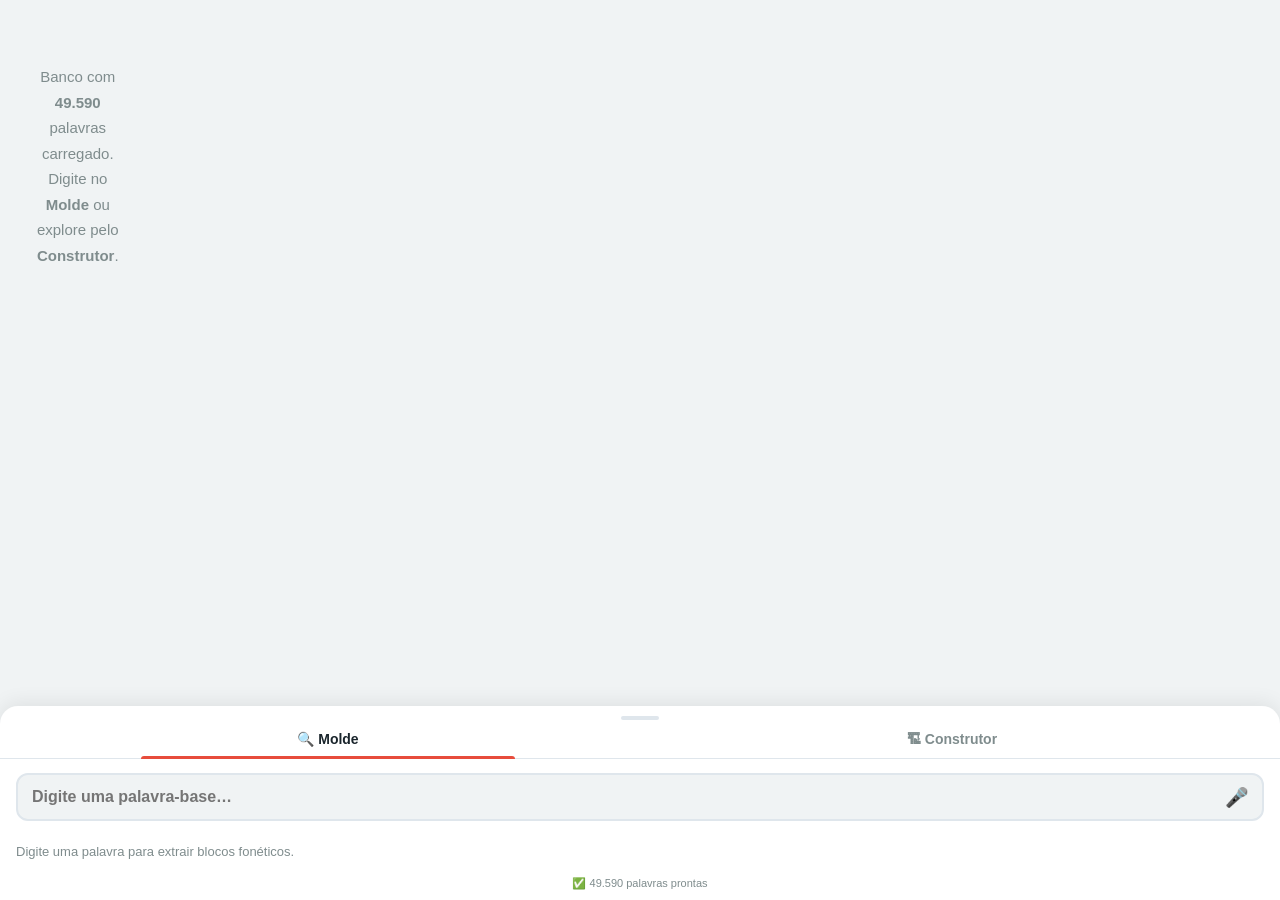
<file: syl/index.html>
<!DOCTYPE html>
<html lang="pt-BR">
<head>
    <meta charset="UTF-8">
    <meta name="viewport" content="width=device-width, initial-scale=1.0, maximum-scale=1.0,
          user-scalable=no, interactive-widget=resizes-content">
    <title>Explorador de Fonemas e Sílabas</title>
    <style>
        :root {
            --primary:    #1A252C;
            --accent:     #E74C3C;
            --bg:         #F0F3F4;
            --surface:    #FFFFFF;
            --border:     #DFE6EC;
            --text:       #2C3E50;
            --muted:      #7F8C8D;
            --lock-bg:    #FFF4E6;
            --lock-color: #A04000;
            --lock-border:#E67E22;
            --neg-bg:     #fdecea;
            --neg-color:  #922b21;
            --c-rima:     #27AE60;
            --c-eco:      #2980B9;
            --c-ass:      #E67E22;
            --c-prox:     #8E44AD;
            --c-qrima:    #16A085;
            --c-ritmo:    #7F8C8D;
            --safe-b:     env(safe-area-inset-bottom, 0px);
            --header-bg:  rgba(240,243,244,0.94);
            --shadow:     rgba(0,0,0,0.08);
        }

        @media (prefers-color-scheme: dark) {
            :root {
                --primary:    #E8ECEF;
                --accent:     #E74C3C;
                --bg:         #181C20;
                --surface:    #23282E;
                --border:     #3A4048;
                --text:       #D5DBE0;
                --muted:      #8A949E;
                --lock-bg:    #3D2E1A;
                --lock-color: #F0A860;
                --lock-border:#C87820;
                --neg-bg:     #3D1A1A;
                --neg-color:  #F08080;
                --c-rima:     #2ECC71;
                --c-eco:      #3498DB;
                --c-ass:      #F39C12;
                --c-prox:     #9B59B6;
                --c-qrima:    #1ABC9C;
                --c-ritmo:    #95A5A6;
                --header-bg:  rgba(24,28,32,0.94);
                --shadow:     rgba(0,0,0,0.25);
            }
        }

        *, *::before, *::after {
            box-sizing: border-box;
            -webkit-tap-highlight-color: transparent;
        }

        body {
            font-family: -apple-system, BlinkMacSystemFont, 'Segoe UI', Roboto, sans-serif;
            background: var(--bg); color: var(--text);
            margin: 0; padding: 0;
            display: flex; flex-direction: column;
            height: 100dvh; overflow: hidden;
        }

        /* ── ZONA DE LEITURA ── */
        #viewport {
            flex: 1; overflow-y: auto; overflow-x: hidden;
            overscroll-behavior-y: contain;
        }

        .results-header {
            position: sticky; top: 0; z-index: 10;
            background: var(--header-bg);
            backdrop-filter: blur(8px); -webkit-backdrop-filter: blur(8px);
            padding: 9px 14px;
            display: flex; align-items: center; flex-wrap: wrap; gap: 5px;
            border-bottom: 1px solid var(--border);
        }
        .count-label { font-size: 13px; font-weight: 700; color: var(--muted); flex-shrink: 0; margin-right: 2px; }
        .band-chip {
            font-size: 11px; font-weight: 700; padding: 2px 8px; border-radius: 20px; color: white;
            cursor: pointer; user-select: none; transition: opacity 0.18s, transform 0.1s;
        }
        .band-chip:active { transform: scale(0.91); }
        .band-chip.dimmed { opacity: 0.28; }
        #clear-banda {
            font-size: 11px; color: var(--muted); background: none; border: none;
            cursor: pointer; padding: 2px 4px; opacity: 0.7; flex-shrink: 0;
        }
        #clear-banda:hover { opacity: 1; }

        .empty-state {
            padding: 52px 24px; text-align: center;
            color: var(--muted); font-size: 15px; line-height: 1.7;
        }
        .loader {
            display: block; width: 26px; height: 26px; margin: 0 auto 12px;
            border-radius: 50%;
            border: 3px solid var(--border); border-top-color: var(--accent);
            animation: spin 0.8s linear infinite;
        }
        @keyframes spin { to { transform: rotate(360deg); } }

        .results-grid {
            display: grid;
            grid-template-columns: repeat(auto-fill, minmax(108px, 1fr));
            gap: 9px; padding: 12px 12px 16px;
        }
        .word-card {
            background: var(--surface); border: 2px solid var(--border);
            border-radius: 12px; padding: 13px 6px 9px;
            text-align: center; font-size: 15px; font-weight: 500;
            cursor: pointer; user-select: none;
            transition: transform 0.1s;
        }
        .word-card:active { transform: scale(0.91); }
        .word-card.b-rima  { border-color: var(--c-rima); }
        .word-card.b-eco   { border-color: var(--c-eco); }
        .word-card.b-ass   { border-color: var(--c-ass); }
        .word-card.b-prox  { border-color: var(--c-prox); }
        .word-card.b-qrima { border-color: var(--c-qrima); }
        .word-card.b-ritmo { border-color: var(--c-ritmo); }
        .tonica { font-weight: 800; color: var(--accent); }

        @media (min-width: 540px) {
            .results-grid { grid-template-columns: repeat(auto-fill, minmax(124px, 1fr)); }
        }

        /* ── ZONA DO POLEGAR — Bottom Sheet ── */
        #bottom-panel {
            flex-shrink: 0;
            background: var(--surface);
            border-radius: 18px 18px 0 0;
            box-shadow: 0 -3px 20px var(--shadow);
            z-index: 100;
            display: flex; flex-direction: column;
            padding-bottom: var(--safe-b);
        }

        .handle-zone {
            padding: 10px 0 0; cursor: pointer;
            display: flex; justify-content: center;
            user-select: none; touch-action: none;
        }
        .handle {
            width: 38px; height: 4px;
            background: var(--border); border-radius: 2px;
            transition: background 0.2s;
        }
        .handle-zone:active .handle { background: var(--muted); }

        .tabs {
            display: flex; padding: 0 16px;
            border-bottom: 1px solid var(--border);
        }
        .tab-btn {
            flex: 1; background: none; border: none;
            padding: 11px 0; font-size: 14px; font-weight: 700;
            color: var(--muted); cursor: pointer;
            position: relative; transition: color 0.15s;
        }
        .tab-btn.active { color: var(--primary); }
        .tab-btn.active::after {
            content: ''; position: absolute; bottom: -1px; left: 20%; width: 60%;
            height: 3px; background: var(--accent); border-radius: 3px 3px 0 0;
        }

        .tab-wrapper {
            max-height: 46vh;
            transition: max-height 0.35s cubic-bezier(0.25, 1, 0.5, 1);
            overflow: hidden;
        }
        #bottom-panel.collapsed .tab-wrapper { max-height: 0; }
        #bottom-panel.expanded  .tab-wrapper { max-height: 82vh; }

        .tab-content {
            display: none; padding: 14px 16px 10px;
            overflow-y: auto; max-height: 42vh;
            overscroll-behavior-y: contain;
        }
        #bottom-panel.expanded .tab-content { max-height: 78vh; }
        .tab-content.active { display: block; }

        /* ── ABA MOLDE ── */
        .search-wrap { position: relative; margin-bottom: 4px; }
        .search-wrap input {
            width: 100%; padding: 13px 46px 13px 14px;
            font-size: 16px; font-weight: 600;
            background: var(--bg); border: 2px solid var(--border);
            border-radius: 12px; outline: none; transition: border 0.2s;
            color: var(--text);
        }
        .search-wrap input:focus    { border-color: var(--accent); background: var(--surface); }
        .search-wrap input:disabled { opacity: 0.45; }

        #btn-mic {
            position: absolute; right: 10px; top: 50%; transform: translateY(-50%);
            background: none; border: none; font-size: 19px; cursor: pointer;
            padding: 5px; border-radius: 8px; line-height: 1;
            display: none;
        }
        #btn-mic.visible   { display: flex; align-items: center; }
        #btn-mic.listening { animation: pulse 1s ease infinite; }
        @keyframes pulse { 0%,100% { opacity: 1; } 50% { opacity: 0.35; } }

        /* Histórico */
        .historico-row {
            display: flex; gap: 6px; flex-wrap: wrap;
            margin-bottom: 10px; min-height: 0;
        }
        .hist-chip {
            background: var(--bg); border: 1px solid var(--border);
            padding: 4px 10px; border-radius: 14px;
            font-size: 12px; font-weight: 600; color: var(--muted);
            cursor: pointer; user-select: none;
            transition: transform 0.1s;
        }
        .hist-chip:active { transform: scale(0.92); }
        .hist-clear {
            background: none; border: none;
            font-size: 11px; color: var(--muted); cursor: pointer;
            padding: 4px 6px; opacity: 0.6;
        }

        /* Lego pills — três estados: padrão | travado | negado */
        .lego-panel { display: flex; flex-wrap: wrap; gap: 7px; min-height: 32px; }
        .lego-hint  { font-size: 13px; color: var(--muted); align-self: center; }

        .lego-pill {
            background: var(--bg); border: 2px solid var(--border);
            padding: 6px 12px; border-radius: 20px;
            font-size: 13px; font-weight: 600; color: var(--muted);
            cursor: pointer; user-select: none;
            display: flex; align-items: center; gap: 4px;
            transition: transform 0.1s;
            -webkit-user-select: none;
            touch-action: none;
        }
        .lego-pill:active { transform: scale(0.91); }
        .lego-pill.locked {
            background: var(--lock-bg);
            border-color: var(--lock-border);
            color: var(--lock-color);
        }
        .lego-pill.negated {
            background: var(--neg-bg);
            border-color: var(--accent);
            color: var(--neg-color);
        }

        #status-text { font-size: 11px; color: var(--muted); margin-top: 10px; text-align: center; }

        /* ── ABA CONSTRUTOR ── */
        .builder-section { margin-bottom: 18px; }
        .builder-label {
            display: block; font-size: 11px; font-weight: 700; letter-spacing: 0.6px;
            text-transform: uppercase; color: var(--muted); margin-bottom: 9px;
        }

        .stepper { display: flex; align-items: center; gap: 10px; }
        .step-btn {
            width: 44px; height: 44px; border-radius: 12px;
            border: 2px solid var(--border); background: var(--bg);
            font-size: 22px; font-weight: 700; color: var(--primary);
            cursor: pointer; display: flex; align-items: center; justify-content: center;
            transition: transform 0.1s, background 0.1s;
        }
        .step-btn:active { transform: scale(0.88); background: var(--border); }
        .step-val { font-size: 18px; font-weight: 800; min-width: 88px; text-align: center; }

        .radio-row { display: flex; gap: 6px; flex-wrap: wrap; }
        .radio-btn {
            padding: 8px 12px; border-radius: 10px;
            border: 2px solid var(--border); background: var(--bg);
            font-size: 13px; font-weight: 600; color: var(--muted);
            cursor: pointer; white-space: nowrap;
            transition: transform 0.1s;
        }
        .radio-btn:active   { transform: scale(0.91); }
        .radio-btn.selected { background: var(--primary); border-color: var(--primary); color: white; }

        .vowel-row { display: flex; gap: 8px; }
        .vowel-btn {
            width: 48px; height: 48px; border-radius: 50%;
            border: 2px solid var(--border); background: var(--bg);
            font-size: 18px; font-weight: 800; color: var(--muted);
            cursor: pointer; display: flex; align-items: center; justify-content: center;
            transition: transform 0.1s;
        }
        .vowel-btn:active   { transform: scale(0.88); }
        .vowel-btn.selected {
            background: var(--accent); border-color: var(--accent);
            color: white; box-shadow: 0 3px 10px rgba(231,76,60,0.35);
        }

        .text-input {
            width: 100%; padding: 10px 14px;
            font-size: 15px; font-weight: 600;
            background: var(--bg); border: 2px solid var(--border);
            border-radius: 10px; outline: none; transition: border 0.2s;
            -webkit-appearance: none; color: var(--text);
        }
        .text-input:focus { border-color: var(--accent); background: var(--surface); }
        .input-hint { font-size: 11px; color: var(--muted); margin-top: 5px; }

        /* Classe morfológica no Construtor */
        .morfo-row { display: flex; gap: 6px; flex-wrap: wrap; }
        .morfo-btn {
            padding: 7px 11px; border-radius: 10px;
            border: 2px solid var(--border); background: var(--bg);
            font-size: 12px; font-weight: 600; color: var(--muted);
            cursor: pointer; white-space: nowrap;
            transition: transform 0.1s;
        }
        .morfo-btn:active   { transform: scale(0.91); }
        .morfo-btn.selected { background: var(--primary); border-color: var(--primary); color: white; }

        /* ── INTERSEÇÃO A∩B ── */
        .intersect-toggle { display: flex; align-items: center; gap: 6px; margin-top: 8px; }
        .intersect-btn {
            font-size: 12px; font-weight: 700; padding: 6px 14px; border-radius: 10px;
            border: 2px solid var(--border); background: var(--bg);
            color: var(--muted); cursor: pointer; user-select: none;
            transition: transform 0.1s, background 0.15s;
        }
        .intersect-btn:active { transform: scale(0.91); }
        .intersect-btn.active { background: var(--primary); border-color: var(--primary); color: white; }
        .intersect-clear {
            font-size: 11px; color: var(--muted); background: none; border: none;
            cursor: pointer; padding: 3px 6px; opacity: 0.7;
        }
        .intersect-clear:hover { opacity: 1; }
    </style>
</head>
<body>

<!-- ══════════════════════════════════════════
     ZONA DE LEITURA
══════════════════════════════════════════ -->
<div id="viewport">
    <div class="results-header" id="results-header" style="display:none">
        <span class="count-label" id="count-label"></span>
        <div id="bands-chips"></div>
        <button id="clear-banda" style="display:none" onclick="clearFiltroBanda()">✕ faixas</button>
    </div>
    <div class="results-grid" id="grid">
        <div class="empty-state" id="empty-state">
            <span class="loader"></span>
            Carregando banco de palavras…
        </div>
    </div>
    <div id="sentinel"></div>
</div>

<!-- ══════════════════════════════════════════
     ZONA DO POLEGAR — Bottom Sheet
══════════════════════════════════════════ -->
<div id="bottom-panel">
    <div class="handle-zone">
        <div class="handle"></div>
    </div>

    <div class="tabs">
        <button class="tab-btn active" id="tab-btn-molde"      onclick="switchTab('molde')">🔍 Molde</button>
        <button class="tab-btn"        id="tab-btn-construtor" onclick="switchTab('construtor')">🏗 Construtor</button>
    </div>

    <div class="tab-wrapper">

        <!-- ABA: MOLDE -->
        <div id="tab-molde" class="tab-content active">
            <div class="search-wrap">
                <input type="search" id="input-palavra"
                       placeholder="Digite uma palavra-base…"
                       inputmode="search" enterkeyhint="search"
                       autocorrect="off" autocapitalize="none"
                       spellcheck="false" disabled>
                <button id="btn-mic" title="Busca por voz">🎤</button>
            </div>
            <div class="historico-row" id="historico-row"></div>
            <div class="lego-panel" id="lego-panel">
                <span class="lego-hint">Digite uma palavra para extrair blocos fonéticos.</span>
            </div>
            <!-- INTERSEÇÃO A∩B -->
            <div id="intersect-zone" style="display:none">
                <div class="intersect-toggle">
                    <button class="intersect-btn" id="intersect-btn" onclick="mostrarInputB()">∩ também rima com…</button>
                    <button class="intersect-clear" id="intersect-clear" style="display:none" onclick="clearAlvoB()">✕ limpar B</button>
                </div>
                <div class="search-wrap" id="intersect-input-wrap" style="display:none; margin-top:6px">
                    <input type="search" id="input-palavra-b"
                           placeholder="Segunda palavra-base…"
                           inputmode="search" enterkeyhint="search"
                           autocorrect="off" autocapitalize="none"
                           spellcheck="false">
                </div>
            </div>
            <div id="status-text"></div>
        </div>

        <!-- ABA: CONSTRUTOR -->
        <div id="tab-construtor" class="tab-content">
            <div class="builder-section">
                <span class="builder-label">Número de sílabas</span>
                <div class="stepper">
                    <button class="step-btn" onclick="stepSilabas(-1)">−</button>
                    <span class="step-val" id="step-val">Qualquer</span>
                    <button class="step-btn" onclick="stepSilabas(+1)">+</button>
                </div>
            </div>
            <div class="builder-section">
                <span class="builder-label">Acentuação</span>
                <div class="radio-row">
                    <button class="radio-btn selected" data-acento=""    onclick="setAcento(null, this)">Qualquer</button>
                    <button class="radio-btn"          data-acento="ox"  onclick="setAcento('ox',  this)">Oxítona</button>
                    <button class="radio-btn"          data-acento="px"  onclick="setAcento('px',  this)">Paroxítona</button>
                    <button class="radio-btn"          data-acento="ppx" onclick="setAcento('ppx', this)">Proparox.</button>
                </div>
            </div>
            <div class="builder-section">
                <span class="builder-label">Vogal tônica</span>
                <div class="vowel-row">
                    <button class="vowel-btn" data-vogal="a" onclick="setVogal('a', this)">A</button>
                    <button class="vowel-btn" data-vogal="e" onclick="setVogal('e', this)">E</button>
                    <button class="vowel-btn" data-vogal="i" onclick="setVogal('i', this)">I</button>
                    <button class="vowel-btn" data-vogal="o" onclick="setVogal('o', this)">O</button>
                    <button class="vowel-btn" data-vogal="u" onclick="setVogal('u', this)">U</button>
                </div>
            </div>
            <div class="builder-section">
                <span class="builder-label">Onset tônico</span>
                <input type="text" id="onset-input" class="text-input"
                       placeholder="ex: tr, pr, fl, s, r…"
                       inputmode="text" autocorrect="off" autocapitalize="none"
                       spellcheck="false">
                <p class="input-hint">Consoante(s) que abrem a sílaba tônica. Deixe vazio para qualquer.</p>
            </div>
            <div class="builder-section">
                <span class="builder-label">Classe gramatical</span>
                <div class="morfo-row">
                    <button class="morfo-btn" data-classe=""    onclick="setClasse(null, this)">Qualquer</button>
                    <button class="morfo-btn" data-classe="sub" onclick="setClasse('sub', this)">Subst.</button>
                    <button class="morfo-btn" data-classe="adj" onclick="setClasse('adj', this)">Adj.</button>
                    <button class="morfo-btn" data-classe="vrb" onclick="setClasse('vrb', this)">Verbo</button>
                    <button class="morfo-btn" data-classe="adv" onclick="setClasse('adv', this)">Advérbio</button>
                </div>
                <p class="input-hint">Heurística por sufixo. Aproximada — não substitui um dicionário morfológico.</p>
            </div>
            <div class="builder-section">
                <span class="builder-label">Frequência estimada</span>
                <div class="radio-row" id="freq-row">
                    <button class="radio-btn freq-btn selected" data-freq=""      onclick="setFreq(null, this)">Qualquer</button>
                    <button class="radio-btn freq-btn"          data-freq="comum" onclick="setFreq('comum', this)">Comum</button>
                    <button class="radio-btn freq-btn"          data-freq="media" onclick="setFreq('media', this)">Neutra</button>
                    <button class="radio-btn freq-btn"          data-freq="rara"  onclick="setFreq('rara', this)">Rara</button>
                </div>
                <p class="input-hint">Heurística por comprimento e morfologia — aproximada.</p>
            </div>
            <div class="builder-section">
                <span class="builder-label">Família de cluster (onset tônico)</span>
                <div class="morfo-row" id="fam-row">
                    <button class="morfo-btn fam-btn selected" data-fam=""   onclick="setFamilia(null, this)">Qualquer</button>
                    <button class="morfo-btn fam-btn" data-fam="vz"  onclick="setFamilia('vz',  this)">— sem onset</button>
                    <button class="morfo-btn fam-btn" data-fam="si"  onclick="setFamilia('si',  this)">simples (s, r…)</button>
                    <button class="morfo-btn fam-btn" data-fam="pl"  onclick="setFamilia('pl',  this)">plos.+líq. (br, tr…)</button>
                    <button class="morfo-btn fam-btn" data-fam="fl"  onclick="setFamilia('fl',  this)">fric.+líq. (fr, fl…)</button>
                    <button class="morfo-btn fam-btn" data-fam="af"  onclick="setFamilia('af',  this)">ch</button>
                    <button class="morfo-btn fam-btn" data-fam="lp"  onclick="setFamilia('lp',  this)">lh</button>
                    <button class="morfo-btn fam-btn" data-fam="np"  onclick="setFamilia('np',  this)">nh</button>
                    <button class="morfo-btn fam-btn" data-fam="cx"  onclick="setFamilia('cx',  this)">complexo</button>
                </div>
                <p class="input-hint">Agrupa clusters consonantais com comportamento fonético similar.</p>
            </div>
        </div>

    </div><!-- /tab-wrapper -->
</div><!-- /bottom-panel -->

<script>
'use strict';
/* ═══════════════════════════════════════════════════════════════
   1. MOTOR FONÉTICO
═══════════════════════════════════════════════════════════════ */
const vRegex = /[aeiouáàâãéêíóôõúü]/i;

function tratarHiatosVogais(blocoVoc, pLower) {
    if (blocoVoc.length <= 1) return [blocoVoc];
    let resultado = [], atual = blocoVoc[0];
    for (let i = 1; i < blocoVoc.length; i++) {
        let char = blocoVoc[i], par = (atual.slice(-1) + char).toLowerCase();
        let formamDitongo   = /^(ai|au|ei|eu|iu|oi|ou|ui|ão|õe|ãe|ia|ie|io|ua|ue|uo)$/.test(par);
        let vogaisIdenticas = par[0] === par[1];
        let temHiatoAcent   = /[aeiouáéíóúâêôãõü][íú]/.test(par);
        let ehHiatoFinal    = /^(ai|ui|au|oe)$/.test(par) &&
                              (pLower.endsWith(par+"r")||pLower.endsWith(par+"z")||pLower.endsWith(par+"l"));
        let seguidoDeNh     = pLower.includes(par+"nh");
        let formaHiatoDit   = false;
        if (blocoVoc.length >= 3 && /^[aeo]$/.test(atual.slice(-1))) {
            let prox = blocoVoc[i+1] ? blocoVoc[i+1].toLowerCase() : "";
            if (/^(iu|ia|io|ie|ui)$/.test(char+prox)) formaHiatoDit = true;
        }
        if (formamDitongo && !temHiatoAcent && !vogaisIdenticas && !ehHiatoFinal && !seguidoDeNh && !formaHiatoDit)
            atual += char;
        else { resultado.push(atual); atual = char; }
    }
    resultado.push(atual);
    return resultado;
}

function separarConsoantes(cBlock) {
    if (cBlock.length <= 1) return ["", cBlock];
    let tL = cBlock.toLowerCase();
    if (cBlock.length === 2) {
        if (/^(ch|lh|nh|gu|qu|br|cr|dr|fr|gr|pr|tr|vr|bl|cl|fl|gl|pl|tl)$/.test(tL)) return ["", cBlock];
        return [cBlock.slice(0,1), cBlock.slice(1)];
    }
    if (/^(ch|lh|nh|gu|qu|br|cr|dr|fr|gr|pr|tr|vr|bl|cl|fl|gl|pl|tl)$/.test(tL.slice(-2)))
        return [cBlock.slice(0,-2), cBlock.slice(-2)];
    return [cBlock.slice(0,-1), cBlock.slice(-1)];
}

function silabificar(palavra) {
    let blocos = [], tipoAt = '', textoAt = '';
    for (let i = 0; i < palavra.length; i++) {
        let ch = palavra[i], chL = ch.toLowerCase();
        if ((chL==='q'||chL==='g') && palavra[i+1] && palavra[i+1].toLowerCase()==='u'
            && palavra[i+2] && vRegex.test(palavra[i+2])) {
            if (tipoAt==='V') { blocos.push({tipo:'V',texto:textoAt}); textoAt=''; }
            blocos.push({tipo:'C',texto:ch+palavra[i+1]}); i++; tipoAt=''; continue;
        }
        let tipo = vRegex.test(ch) ? 'V' : 'C';
        if (tipo !== tipoAt) { if (textoAt) blocos.push({tipo:tipoAt,texto:textoAt}); tipoAt=tipo; textoAt=ch; }
        else textoAt += ch;
    }
    if (textoAt) blocos.push({tipo:tipoAt,texto:textoAt});
    let bExp = [];
    for (let b of blocos) {
        if (b.tipo==='V') tratarHiatosVogais(b.texto, palavra.toLowerCase()).forEach(v=>bExp.push({tipo:'V',texto:v}));
        else bExp.push(b);
    }
    let idxV = bExp.reduce((a,b,i)=>(b.tipo==='V'?[...a,i]:a),[]);
    if (!idxV.length) return [palavra];
    let sil = new Array(idxV.length).fill("");
    for (let i=0; i<idxV[0]; i++) sil[0] += bExp[i].texto;
    for (let k=0; k<idxV.length-1; k++) {
        sil[k] += bExp[idxV[k]].texto;
        let cT=""; for (let j=idxV[k]+1; j<idxV[k+1]; j++) cT+=bExp[j].texto;
        let [esq,dir] = separarConsoantes(cT); sil[k]+=esq; sil[k+1]+=dir;
    }
    let uV = idxV[idxV.length-1];
    sil[sil.length-1] += bExp[uV].texto;
    for (let i=uV+1; i<bExp.length; i++) sil[sil.length-1]+=bExp[i].texto;
    return sil;
}

function identificarTonica(silabas, p) {
    let t = p.toLowerCase();
    for (let i=0;i<silabas.length;i++) if(/[áéíóúâêô]/i.test(silabas[i])) return i;
    for (let i=0;i<silabas.length;i++) if(/[ãõ]/i.test(silabas[i])) return i;
    if (t.match(/(r|l|z|x|i|is|u|us|im|ins|um|uns)$/)) return silabas.length-1;
    if (t.match(/(a|as|e|es|o|os|am|em|ens)$/))        return Math.max(0,silabas.length-2);
    return Math.max(0,silabas.length-2);
}

/* ═══════════════════════════════════════════════════════════════
   2. CAMPOS FONÉTICOS
═══════════════════════════════════════════════════════════════ */
function normV(s) {
    return s.toLowerCase()
        .replace(/[áàâ]/g,'a').replace(/[éê]/g,'e').replace(/í/g,'i')
        .replace(/[óô]/g,'o').replace(/[úü]/g,'u');
}

const CLUSTER_FAM = {
    br:'pl',cr:'pl',dr:'pl',fr:'fl',gr:'pl',pr:'pl',tr:'pl',vr:'fl',
    bl:'pl',cl:'pl',fl:'fl',gl:'pl',pl:'pl',tl:'pl',
    ch:'af',lh:'lp',nh:'np'
};
const ACENT_LABEL = { ox:'Oxítona', px:'Paroxítona', ppx:'Proparoxítona', spx:'Superproparox.' };
const FAM_LABEL   = {
    pl:'plosiva+líquida', fl:'fricativa+líquida', af:'africada',
    lp:'lateral palatal', np:'nasal palatal', si:'simples', vz:'—', cx:'complexo'
};
const CLASSE_LABEL = { sub:'Subst.', adj:'Adj.', vrb:'Verbo', adv:'Adv.', outro:'Outro' };

function calcOnset(sil)        { let m=sil.match(/^([^aeiouáàâãéêíóôõúü]*)/i); return m?m[1].toLowerCase():''; }
function calcVogalT(sil)       { let m=sil.match(/[aeiouáàâãéêíóôõúü]/i); return m?normV(m[0]):''; }
function calcVogaisRima(sil,ti){ return normV(sil.slice(ti).join('')).replace(/[^aeiouãõ]/g,''); }
function calcEspinha(p)        { return normV(p).replace(/[^aeiouãõ]/g,''); }
function calcAssC(sil,ti) {
    let span = sil.slice(ti).join('').toLowerCase().replace(/[aeiouáàâãéêíóôõúü]/g,'');
    return [...new Set(span)].sort().join('');
}
function calcFam(o)  { return !o?'vz':o.length===1?'si':(CLUSTER_FAM[o]||'cx'); }
function calcAcent(sil,ti) { let d=sil.length-1-ti; return d===0?'ox':d===1?'px':d===2?'ppx':'spx'; }
function extrairRima(sil,ti)   { let pf=sil.slice(ti).join(''),m=pf.match(vRegex); return m?pf.slice(m.index).toLowerCase():pf.toLowerCase(); }

function calcCoda(p) {
    let pL = p.toLowerCase();
    for (let i = pL.length - 1; i >= 0; i--) {
        if (vRegex.test(pL[i])) return pL.slice(i + 1);
    }
    return '';
}

// Frequência estimada por heurística (sem corpus)
// Três categorias: 'comum' / 'media' / 'rara'
const FREQ_LABEL = { comum: 'Comum', media: 'Neutra', rara: 'Rara' };
function calcFreq(p, numSil) {
    let len = p.length;
    if (len <= 4) return 'comum';
    if (numSil <= 2 && len <= 6) return 'comum';
    if (len >= 12 || numSil >= 6) return 'rara';
    if (/(?:ismo|fobia|filia|grafia|logia|metria|nomia|scopia|cracia|genia|terapia)$/i.test(p)) return 'rara';
    if (/^(?:pseudo|proto|infra|ultra|supra|hiper|macro|micro)/.test(p) && len > 9) return 'rara';
    return 'media';
}

// Distância de Levenshtein (para rima imperfeita)
function levenshtein(a, b) {
    let la = a.length, lb = b.length;
    if (la === 0) return lb;
    if (lb === 0) return la;
    let prev = Array.from({length: lb + 1}, (_, i) => i);
    for (let i = 1; i <= la; i++) {
        let curr = [i];
        for (let j = 1; j <= lb; j++) {
            curr[j] = a[i-1] === b[j-1]
                ? prev[j-1]
                : 1 + Math.min(prev[j-1], prev[j], curr[j-1]);
        }
        prev = curr;
    }
    return prev[lb];
}

// Classe morfológica por heurística de sufixo — v2
// Estratégia: classificar só com alta confiança; ambíguos → 'outro'.
// Ordem: adv > sub (nominais exclusivos) > adj > vrb (flexionados > infinitivos) > ambíguos.
function calcClasse(p) {
    const pL = p.toLowerCase();
    const len = pL.length;

    // ── Advérbio ────────────────────────────────────────────────────
    if (pL.endsWith('mente')) return 'adv';

    // ── Substantivo — sufixos exclusivamente nominais ───────────────
    if (/(?:ção|são|xão)$/.test(pL))                           return 'sub';
    if (/(?:dade|tude)$/.test(pL))                             return 'sub';
    if (/(?:ismo|ista)$/.test(pL))                             return 'sub';
    if (/(?:eiro|eira)$/.test(pL))                             return 'sub';
    if (/(?:agem|igem)$/.test(pL))                             return 'sub';
    if (/mento$/.test(pL))                                     return 'sub';
    if (/(?:ência|ância|encia|ancia)$/.test(pL))               return 'sub';
    if (/(?:ança|ença)$/.test(pL))                             return 'sub';
    if (/eza$/.test(pL))                                       return 'sub';
    if (/ura$/.test(pL) && len > 4)                            return 'sub';
    // sufixos eruditos em -ia: inequivocamente nominais
    if (/(?:logia|grafia|nomia|metria|fobia|filia|cracia|terapia|scopia|algia|mania|latria|genia)$/.test(pL)) return 'sub';

    // ── Adjetivo — sufixos predominantemente adjetivais ────────────
    if (/(?:oso|osa|ivo|iva)$/.test(pL))                       return 'adj';
    if (/(?:ável|ível)$/.test(pL))                             return 'adj';
    if (/vel$/.test(pL) && len > 5)                            return 'adj';
    if (/nte$/.test(pL) && len > 5)                            return 'adj';
    if (/(?:ório|ória)$/.test(pL))                             return 'adj';
    // adjetivos relacionais: solar/lunar (5 chars) vs singular/popular/nacional (6+)
    if (/(?:olar|unar)$/.test(pL) && len > 4)                             return 'adj';
    if (/(?:ular|onal|inal|eral|ival|ural)$/.test(pL) && len > 5)         return 'adj';

    // ── Verbo — flexões sem ambiguidade ─────────────────────────────
    if (/(?:ando|endo|indo)$/.test(pL))                        return 'vrb'; // gerúndio
    if (/(?:asse|esse|isse)$/.test(pL))                        return 'vrb'; // subj. imperf.
    if (/(?:aria|eria|iria)$/.test(pL))                        return 'vrb'; // condicional
    if (/(?:aram|eram|iram)$/.test(pL))                        return 'vrb'; // pret. perf. pl.
    if (/ava$/.test(pL) && len > 4)                            return 'vrb'; // pret. imperf. -ar
    if (/rria$/.test(pL))                                      return 'vrb'; // pret. imperf. -er/-ir (corria)

    // ── Verbo — infinitivos ─────────────────────────────────────────
    if (/ir$/.test(pL) && len > 3)                             return 'vrb'; // partir, fugir
    if (/er$/.test(pL) && len > 3)                             return 'vrb'; // comer, beber
    // -ar: ambíguo; adj relacionais (-ular/-onal/etc.) já tratados acima
    if (/ar$/.test(pL) && len > 3)                             return 'vrb'; // amar, cantar

    // ── Sufixos ambíguos → 'outro' ──────────────────────────────────
    // -ado/-ada/-ido/-ida: machado(sub), mercado(sub), cansado(adj), falado(adj/vrb-part)
    if (/(?:ado|ada|ido|ida)$/.test(pL) && len > 4)            return 'outro';
    // -ia: fazia(vrb), energia(sub), alegria(sub) — indistinguível sem léxico
    if (/ia$/.test(pL) && len > 4)                             return 'outro';
    // -ário/-ária: secretário(sub), voluntário(adj)
    if (/(?:ário|ária)$/.test(pL))                             return 'outro';

    return 'outro';
}

function perfilFonetico(palavra) {
    let pL = palavra.toLowerCase().trim();
    if (!pL || !/[a-záàâãéêíóôõúü]/i.test(pL)) return null;
    let sil = silabificar(pL), ti = identificarTonica(sil, pL), onset = calcOnset(sil[ti]);
    let numSil = sil.length;
    return {
        palavra:        pL,
        silabas:        sil,
        tonicaIndex:    ti,
        numSilabas:     numSil,
        acentuacao:     calcAcent(sil, ti),
        rimaPerfeita:   extrairRima(sil, ti),
        vogaisRima:     calcVogaisRima(sil, ti),
        onsetTonico:    onset,
        vogalTonica:    calcVogalT(sil[ti]),
        espinhaVocal:   calcEspinha(pL),
        assConsonantal: calcAssC(sil, ti),
        familiaCluster: calcFam(onset),
        coda:           calcCoda(pL),
        classe:         calcClasse(pL),
        freq:           calcFreq(pL, numSil),
    };
}

/* ═══════════════════════════════════════════════════════════════
   3. SCORE + FAIXAS
═══════════════════════════════════════════════════════════════ */
function calcScore(item, alvo, setOnset, setAssC, lenAssC) {
    let s = 0;
    if (item.rimaPerfeita === alvo.rimaPerfeita) {
        s += 100;
    } else if (alvo.rimaPerfeita.length >= 2) {
        let d = levenshtein(item.rimaPerfeita, alvo.rimaPerfeita);
        if (d === 1) s += 70;
        else if (d === 2 && alvo.rimaPerfeita.length >= 3) s += 40;
    }
    if (alvo.vogaisRima && item.vogaisRima === alvo.vogaisRima)      s +=  60;
    if (alvo.onsetTonico) {
        if (item.onsetTonico === alvo.onsetTonico) {
            s += 50;
        } else if (item.onsetTonico) {
            for (let c of item.onsetTonico) if (setOnset.has(c)) { s += 25; break; }
        }
    }
    if (alvo.familiaCluster !== 'vz' && alvo.familiaCluster !== 'si'
        && item.familiaCluster === alvo.familiaCluster)              s += 20;
    if (lenAssC > 0 && item.assConsonantal) {
        let inter = 0;
        for (let c of item.assConsonantal) if (setAssC.has(c)) inter++;
        let union = lenAssC + item.assConsonantal.length - inter;
        if (union > 0 && inter / union >= 0.5)                      s += 30;
    }
    if (alvo.espinhaVocal.length > 1 && item.espinhaVocal === alvo.espinhaVocal) s += 40;
    if (alvo.vogalTonica && item.vogalTonica === alvo.vogalTonica)   s +=  15;
    if (item.numSilabas === alvo.numSilabas && item.acentuacao === alvo.acentuacao) s += 10;
    return s;
}

const BANDAS = [
    { key:160, label:'Rima',        cls:'b-rima',  color:'var(--c-rima)' },
    { key:130, label:'Quase-rima',  cls:'b-qrima', color:'var(--c-qrima)' },
    { key:100, label:'Eco forte',   cls:'b-eco',   color:'var(--c-eco)' },
    { key:60,  label:'Assonância',  cls:'b-ass',   color:'var(--c-ass)' },
    { key:25,  label:'Proximidade', cls:'b-prox',  color:'var(--c-prox)' },
    { key:10,  label:'Ritmo',       cls:'b-ritmo', color:'var(--c-ritmo)' },
];
function getBandaKey(score) {
    if (score >= 160) return 160;
    if (score >= 130) return 130;
    if (score >= 100) return 100;
    if (score >= 60)  return 60;
    if (score >= 25)  return 25;
    return 10;
}

/* ═══════════════════════════════════════════════════════════════
   4. ESTADO
═══════════════════════════════════════════════════════════════ */
let dicionario          = [];
let alvoAtual           = null;
let alvoB               = null;

let FILTROS = {
    numSilabas: null, acentuacao: null, vogalTonica: null,
    onsetTonico: null, familiaCluster: null,
    rimaPerfeita: null, vogaisRima: null, espinhaVocal: null,
    coda: null, classe: null, freq: null,
};

let FILTROS_NEG = {
    numSilabas: false, acentuacao: false, vogalTonica: false,
    onsetTonico: false, familiaCluster: false,
    rimaPerfeita: false, vogaisRima: false, espinhaVocal: false,
    coda: false, classe: false, freq: false,
};

let resultadosFiltrados = [];
let resultadosVisiveis  = [];
let FILTRO_BANDAS       = new Set();   // vazio = mostrar todas
let itemsRenderizados   = 0;
const CHUNK             = 60;
let iObserver           = null;
let buildSilabas        = 0;

/* ═══════════════════════════════════════════════════════════════
   5. INDEXAÇÃO
═══════════════════════════════════════════════════════════════ */
async function indexarDicionario() {
    let st  = document.getElementById('status-text');
    let inp = document.getElementById('input-palavra');
    st.textContent = 'Baixando palavras.txt…';
    try {
        const resp = await fetch('./palavras.txt');
        if (!resp.ok) throw new Error(`HTTP ${resp.status}`);
        const lista = (await resp.text()).split(/\r?\n/)
            .map(p => p.trim())
            .filter(p => p.length > 1 && /[a-záàâãéêíóôõúü]/i.test(p));
        st.textContent = `Indexando ${lista.length.toLocaleString('pt-BR')} palavras…`;
        setTimeout(() => {
            dicionario = lista.map(p => perfilFonetico(p)).filter(Boolean);
            st.textContent = `✅ ${dicionario.length.toLocaleString('pt-BR')} palavras prontas`;
            inp.disabled = false;
            renderHistorico();
            document.getElementById('empty-state').innerHTML =
                `Banco com <b>${dicionario.length.toLocaleString('pt-BR')}</b> palavras carregado.<br>
                 Digite no <b>Molde</b> ou explore pelo <b>Construtor</b>.`;
            // Restaurar estado da URL hash (se existir)
            _restoreFromHash();
        }, 30);
    } catch(e) {
        st.textContent = '⚠️ Erro ao carregar palavras.txt';
        document.getElementById('empty-state').innerHTML =
            'Não foi possível carregar <b>palavras.txt</b>.<br>Abra via servidor local.';
        console.error(e);
    }
}

/* ═══════════════════════════════════════════════════════════════
   6. PROCESSAMENTO CENTRAL
═══════════════════════════════════════════════════════════════ */
function processarBusca() {
    let temCriterio = alvoAtual !== null || Object.values(FILTROS).some(v => v !== null);
    if (!temCriterio) {
        resultadosFiltrados = [];
        renderResultados();
        _updateHash();
        return;
    }

    let base = alvoAtual
        ? dicionario.filter(i => i.palavra !== alvoAtual.palavra)
        : dicionario;
    if (alvoB) base = base.filter(i => i.palavra !== alvoB.palavra);

    let filtrados = base.filter(item => {
        for (let [k, v] of Object.entries(FILTROS)) {
            if (v === null) continue;
            let match = item[k] === v;
            if (FILTROS_NEG[k]) { if (match)  return false; }
            else                 { if (!match) return false; }
        }
        return true;
    });

    if (alvoAtual) {
        let setOnsetA = new Set(alvoAtual.onsetTonico);
        let setAsscA  = new Set(alvoAtual.assConsonantal);
        let lenAsscA  = alvoAtual.assConsonantal.length;

        if (alvoB) {
            let setOnsetB = new Set(alvoB.onsetTonico);
            let setAsscB  = new Set(alvoB.assConsonantal);
            let lenAsscB  = alvoB.assConsonantal.length;
            resultadosFiltrados = filtrados
                .map(i => {
                    let sA = calcScore(i, alvoAtual, setOnsetA, setAsscA, lenAsscA);
                    let sB = calcScore(i, alvoB,     setOnsetB, setAsscB, lenAsscB);
                    return { ...i, score: Math.min(sA, sB) };
                })
                .filter(i => i.score > 0)
                .sort((a, b) => b.score - a.score);
        } else {
            resultadosFiltrados = filtrados
                .map(i => ({ ...i, score: calcScore(i, alvoAtual, setOnsetA, setAsscA, lenAsscA) }))
                .filter(i => i.score > 0)
                .sort((a, b) => b.score - a.score);
        }
    } else {
        resultadosFiltrados = filtrados
            .map(i => ({ ...i, score: 0 }))
            .sort((a, b) => a.palavra.localeCompare(b.palavra, 'pt-BR'));
    }

    renderResultados();
    _updateHash();
}

/* ═══════════════════════════════════════════════════════════════
   6b. FILTRO POR FAIXA
═══════════════════════════════════════════════════════════════ */
function _calcVisiveis() {
    resultadosVisiveis = FILTRO_BANDAS.size === 0
        ? resultadosFiltrados
        : resultadosFiltrados.filter(i => FILTRO_BANDAS.has(getBandaKey(i.score)));
}

function _renderBandaChips() {
    let counts = {};
    BANDAS.forEach(b => counts[b.key] = 0);
    resultadosFiltrados.forEach(r => counts[getBandaKey(r.score)]++);
    let chipsEl = document.getElementById('bands-chips');
    chipsEl.innerHTML = BANDAS
        .filter(b => counts[b.key] > 0)
        .map(b => {
            let ativo = FILTRO_BANDAS.size === 0 || FILTRO_BANDAS.has(b.key);
            return `<span class="band-chip${ativo ? '' : ' dimmed'}"
                         style="background:${b.color}"
                         onclick="toggleBanda(${b.key})"
                         title="${ativo ? 'Clique para ocultar esta faixa' : 'Clique para mostrar esta faixa'}"
                    >${b.label} ${counts[b.key]}</span>`;
        })
        .join('');
    document.getElementById('clear-banda').style.display =
        FILTRO_BANDAS.size > 0 ? 'inline' : 'none';
}

function toggleBanda(key) {
    if (FILTRO_BANDAS.has(key)) {
        FILTRO_BANDAS.delete(key);
    } else {
        FILTRO_BANDAS.add(key);
    }
    _calcVisiveis();
    _atualizarGridFaixa();
    if (navigator.vibrate) navigator.vibrate(15);
}

function clearFiltroBanda() {
    FILTRO_BANDAS.clear();
    _calcVisiveis();
    _atualizarGridFaixa();
    if (navigator.vibrate) navigator.vibrate(20);
}

function _atualizarGridFaixa() {
    let grid = document.getElementById('grid');
    grid.innerHTML = '';
    itemsRenderizados = 0;
    if (iObserver) iObserver.disconnect();

    let nTotal = resultadosFiltrados.length;
    let nVis   = resultadosVisiveis.length;
    let sufixo = alvoB ? ' (A∩B)' : '';
    document.getElementById('count-label').textContent =
        FILTRO_BANDAS.size > 0
            ? `${nVis.toLocaleString('pt-BR')} de ${nTotal.toLocaleString('pt-BR')} palavra${nTotal !== 1 ? 's' : ''}${sufixo}`
            : `${nTotal.toLocaleString('pt-BR')} palavra${nTotal !== 1 ? 's' : ''}${sufixo}`;

    _renderBandaChips();

    if (nVis === 0) {
        grid.innerHTML = `<div class="empty-state">Nenhuma faixa selecionada tem resultados.<br>
            Clique em <b>✕ faixas</b> para ver tudo.</div>`;
        return;
    }
    renderChunk();
    setupObserver();
    document.getElementById('viewport').scrollTo({ top: 0, behavior: 'smooth' });
}

/* ═══════════════════════════════════════════════════════════════
   7. RENDERIZAÇÃO
═══════════════════════════════════════════════════════════════ */
function renderResultados() {
    let grid = document.getElementById('grid');
    grid.innerHTML = '';
    itemsRenderizados = 0;
    if (iObserver) iObserver.disconnect();

    let header = document.getElementById('results-header');
    if (resultadosFiltrados.length === 0) {
        header.style.display = 'none';
        document.getElementById('bands-chips').innerHTML = '';
        document.getElementById('clear-banda').style.display = 'none';
        grid.innerHTML = `<div class="empty-state">Nenhuma palavra atende a estes critérios.<br>Destrave alguns blocos ou ajuste os filtros.</div>`;
        return;
    }

    _calcVisiveis();
    header.style.display = 'flex';

    let nTotal = resultadosFiltrados.length;
    let nVis   = resultadosVisiveis.length;
    let sufixo = alvoB ? ' (A∩B)' : '';
    document.getElementById('count-label').textContent =
        FILTRO_BANDAS.size > 0
            ? `${nVis.toLocaleString('pt-BR')} de ${nTotal.toLocaleString('pt-BR')} palavra${nTotal !== 1 ? 's' : ''}${sufixo}`
            : `${nTotal.toLocaleString('pt-BR')} palavra${nTotal !== 1 ? 's' : ''}${sufixo}`;

    if (alvoAtual) {
        _renderBandaChips();
    } else {
        document.getElementById('bands-chips').innerHTML = '';
        document.getElementById('clear-banda').style.display = 'none';
    }

    if (nVis === 0) {
        grid.innerHTML = `<div class="empty-state">Nenhuma faixa selecionada tem resultados.<br>
            Clique em <b>✕ faixas</b> para ver tudo.</div>`;
        return;
    }

    renderChunk();
    setupObserver();
}

function setupObserver() {
    let sentinel = document.getElementById('sentinel');
    iObserver = new IntersectionObserver(entries => {
        if (entries[0].isIntersecting) renderChunk();
    }, { root: document.getElementById('viewport'), rootMargin: '120px' });
    iObserver.observe(sentinel);
}

function renderChunk() {
    if (itemsRenderizados >= resultadosVisiveis.length) return;
    let chunk = resultadosVisiveis.slice(itemsRenderizados, itemsRenderizados + CHUNK);
    let frag  = document.createDocumentFragment();
    chunk.forEach(item => {
        let card = document.createElement('div');
        if (alvoAtual && item.score > 0) {
            let b = BANDAS.find(b => b.key === getBandaKey(item.score));
            card.className = `word-card ${b.cls}`;
        } else {
            card.className = 'word-card';
        }
        card.dataset.palavra = item.palavra;
        card.innerHTML = item.silabas
            .map((s, i) => i === item.tonicaIndex ? `<span class="tonica">${s}</span>` : s)
            .join('·');
        frag.appendChild(card);
    });
    document.getElementById('grid').appendChild(frag);
    itemsRenderizados += chunk.length;
}

/* ═══════════════════════════════════════════════════════════════
   8. MOLDE — palavra-base + lego locks
═══════════════════════════════════════════════════════════════ */
const DEF_BLOCOS = [
    { id: 'numSilabas',     label: v => `${v} síl.`,                           show: ()  => true              },
    { id: 'acentuacao',     label: v => ACENT_LABEL[v] || v,                   show: ()  => true              },
    { id: 'vogalTonica',    label: v => `vogal /${v.toUpperCase()}/`,           show: ()  => true              },
    { id: 'onsetTonico',    label: v => `onset /${v}/`,                         show: v   => v !== ''          },
    { id: 'coda',           label: v => `coda: -${v}`,                          show: v   => v !== ''          },
    { id: 'classe',         label: v => CLASSE_LABEL[v] || v,                  show: v   => v !== 'outro'     },
    { id: 'freq',            label: v => FREQ_LABEL[v] || v,                   show: ()  => true              },
    { id: 'familiaCluster', label: v => FAM_LABEL[v] || v,                     show: v   => v!=='si'&&v!=='vz'},
    { id: 'rimaPerfeita',   label: v => `rima: -${v}`,                         show: ()  => true              },
    { id: 'vogaisRima',     label: v => `vogRima: ${v}`,                       show: v   => v.length > 1      },
    { id: 'espinhaVocal',   label: v => `espinha: ${v}`,                       show: v   => v.length > 1      },
];

const CAMPOS_MOLDE = ['rimaPerfeita','vogaisRima','espinhaVocal','onsetTonico','familiaCluster','coda','classe','freq'];

function setAlvoPalavra(palavra) {
    clearTimeout(_onsetDebounce);
    let perfil = perfilFonetico(palavra);
    if (!perfil) return;
    alvoAtual = perfil;
    alvoB     = null;
    CAMPOS_MOLDE.forEach(k => { FILTROS[k] = null; FILTROS_NEG[k] = false; });
    FILTRO_BANDAS.clear();
    document.getElementById('input-palavra').value = palavra;
    // Mostrar zona de interseção; resetar estado B
    document.getElementById('intersect-zone').style.display = 'block';
    document.getElementById('intersect-input-wrap').style.display = 'none';
    document.getElementById('intersect-btn').classList.remove('active');
    document.getElementById('intersect-clear').style.display = 'none';
    document.getElementById('input-palavra-b').value = '';
    _addToHistorico(palavra);
    renderLegoPanel();
    processarBusca();
    document.getElementById('viewport').scrollTo({ top: 0, behavior: 'smooth' });
    document.getElementById('bottom-panel').classList.remove('collapsed', 'expanded');
    if (navigator.vibrate) navigator.vibrate(30);
}

function renderLegoPanel() {
    let panel = document.getElementById('lego-panel');
    if (!alvoAtual) {
        panel.innerHTML = '<span class="lego-hint">Digite uma palavra para extrair blocos fonéticos.</span>';
        return;
    }
    panel.innerHTML = DEF_BLOCOS.map(def => {
        let val     = alvoAtual[def.id];
        if (!def.show(val)) return '';
        let locked  = FILTROS[def.id] !== null;
        let negated = locked && FILTROS_NEG[def.id];
        let cls     = negated ? 'negated' : locked ? 'locked' : '';
        let prefix  = negated ? '≠ ' : locked ? '🔒 ' : '';
        return `<button class="lego-pill${cls ? ' '+cls : ''}" data-lego="${def.id}">
                    ${prefix}${def.label(val)}
                </button>`;
    }).join('');
}

function toggleLego(id) {
    if (!alvoAtual) return;
    let wasLocked = FILTROS[id] !== null;
    FILTROS[id]     = wasLocked ? null : alvoAtual[id];
    FILTROS_NEG[id] = false;
    if (navigator.vibrate) navigator.vibrate(wasLocked ? 15 : 45);
    renderLegoPanel();
    processarBusca();
    document.getElementById('viewport').scrollTo({ top: 0, behavior: 'smooth' });
}

function negarLego(id) {
    if (!alvoAtual) return;
    if (FILTROS_NEG[id]) {
        FILTROS[id]     = null;
        FILTROS_NEG[id] = false;
    } else {
        FILTROS[id]     = alvoAtual[id];
        FILTROS_NEG[id] = true;
    }
    if (navigator.vibrate) navigator.vibrate([10, 30, 70]);
    renderLegoPanel();
    processarBusca();
    document.getElementById('viewport').scrollTo({ top: 0, behavior: 'smooth' });
}

/* ═══════════════════════════════════════════════════════════════
   9. CONSTRUTOR
═══════════════════════════════════════════════════════════════ */
function _ativarConstrutor() {
    if (!alvoAtual) return;
    alvoAtual = null;
    alvoB     = null;
    FILTRO_BANDAS.clear();
    CAMPOS_MOLDE.forEach(k => { FILTROS[k] = null; FILTROS_NEG[k] = false; });
    document.getElementById('input-palavra').value = '';
    document.getElementById('intersect-zone').style.display = 'none';
    document.getElementById('intersect-input-wrap').style.display = 'none';
    document.getElementById('intersect-btn').classList.remove('active');
    document.getElementById('intersect-clear').style.display = 'none';
    document.getElementById('input-palavra-b').value = '';
    renderLegoPanel();
}

function stepSilabas(delta) {
    _ativarConstrutor();
    buildSilabas = Math.max(0, buildSilabas + delta);
    FILTROS.numSilabas = buildSilabas === 0 ? null : buildSilabas;
    document.getElementById('step-val').textContent = buildSilabas === 0 ? 'Qualquer' : buildSilabas;
    if (navigator.vibrate) navigator.vibrate(20);
    processarBusca();
}

function setAcento(val, btn) {
    _ativarConstrutor();
    document.querySelectorAll('[data-acento]').forEach(b => b.classList.remove('selected'));
    btn.classList.add('selected');
    FILTROS.acentuacao = val;
    if (navigator.vibrate) navigator.vibrate(20);
    processarBusca();
}

function setVogal(v, btn) {
    _ativarConstrutor();
    let jaSelecionado = btn.classList.contains('selected');
    document.querySelectorAll('.vowel-btn').forEach(b => b.classList.remove('selected'));
    FILTROS.vogalTonica = jaSelecionado ? null : v;
    if (!jaSelecionado) btn.classList.add('selected');
    if (navigator.vibrate) navigator.vibrate(jaSelecionado ? 15 : 40);
    processarBusca();
}

let _onsetDebounce;
function _onOnsetInput(e) {
    clearTimeout(_onsetDebounce);
    _onsetDebounce = setTimeout(() => {
        _ativarConstrutor();
        let val = e.target.value.trim().toLowerCase();
        FILTROS.onsetTonico = val || null;
        processarBusca();
    }, 300);
}

function setClasse(val, btn) {
    _ativarConstrutor();
    document.querySelectorAll('.morfo-btn').forEach(b => b.classList.remove('selected'));
    btn.classList.add('selected');
    FILTROS.classe = val;
    if (navigator.vibrate) navigator.vibrate(20);
    processarBusca();
}

function setFreq(val, btn) {
    _ativarConstrutor();
    document.querySelectorAll('.freq-btn').forEach(b => b.classList.remove('selected'));
    btn.classList.add('selected');
    FILTROS.freq = val;
    if (navigator.vibrate) navigator.vibrate(20);
    processarBusca();
}

function setFamilia(val, btn) {
    _ativarConstrutor();
    document.querySelectorAll('.fam-btn').forEach(b => b.classList.remove('selected'));
    btn.classList.add('selected');
    FILTROS.familiaCluster = val;
    if (navigator.vibrate) navigator.vibrate(20);
    processarBusca();
}

function mostrarInputB() {
    if (!alvoAtual) return;
    let wrap = document.getElementById('intersect-input-wrap');
    let btn  = document.getElementById('intersect-btn');
    if (wrap.style.display === 'none') {
        wrap.style.display = 'block';
        btn.classList.add('active');
        document.getElementById('input-palavra-b').focus();
    } else {
        clearAlvoB();
    }
}

function setAlvoB(palavra) {
    if (!alvoAtual) return;
    let perfil = perfilFonetico(palavra);
    if (!perfil) return;
    alvoB = perfil;
    document.getElementById('input-palavra-b').value = palavra;
    document.getElementById('intersect-clear').style.display = 'inline';
    FILTRO_BANDAS.clear();
    processarBusca();
    if (navigator.vibrate) navigator.vibrate(30);
}

function clearAlvoB() {
    alvoB = null;
    document.getElementById('intersect-input-wrap').style.display = 'none';
    document.getElementById('intersect-btn').classList.remove('active');
    document.getElementById('input-palavra-b').value = '';
    document.getElementById('intersect-clear').style.display = 'none';
    FILTRO_BANDAS.clear();
    processarBusca();
    if (navigator.vibrate) navigator.vibrate(20);
}

function _syncConstrutorUI() {
    buildSilabas = FILTROS.numSilabas || 0;
    document.getElementById('step-val').textContent = buildSilabas === 0 ? 'Qualquer' : buildSilabas;
    document.querySelectorAll('[data-acento]').forEach(b => {
        b.classList.toggle('selected', (b.dataset.acento || null) === FILTROS.acentuacao);
    });
    document.querySelectorAll('.vowel-btn').forEach(b => {
        b.classList.toggle('selected', b.dataset.vogal === FILTROS.vogalTonica);
    });
    document.getElementById('onset-input').value = FILTROS.onsetTonico || '';
    document.querySelectorAll('.morfo-btn').forEach(b => {
        b.classList.toggle('selected', (b.dataset.classe || null) === FILTROS.classe);
    });
    document.querySelectorAll('.freq-btn').forEach(b => {
        b.classList.toggle('selected', (b.dataset.freq || null) === FILTROS.freq);
    });
    document.querySelectorAll('.fam-btn').forEach(b => {
        b.classList.toggle('selected', (b.dataset.fam || null) === FILTROS.familiaCluster);
    });
}

/* ═══════════════════════════════════════════════════════════════
   10. PAINEL — abas + colapso inteligente + arrasto (3 estados)
═══════════════════════════════════════════════════════════════ */
const bottomPanel = document.getElementById('bottom-panel');

/* estados: 'collapsed' | 'normal' | 'expanded' */
function _panelState() {
    if (bottomPanel.classList.contains('collapsed')) return 'collapsed';
    if (bottomPanel.classList.contains('expanded'))  return 'expanded';
    return 'normal';
}
function _setPanelState(state) {
    bottomPanel.classList.remove('collapsed', 'expanded');
    if (state !== 'normal') bottomPanel.classList.add(state);
}

function switchTab(nome) {
    _setPanelState('normal');
    document.querySelectorAll('.tab-btn').forEach(b => b.classList.remove('active'));
    document.querySelectorAll('.tab-content').forEach(c => c.classList.remove('active'));
    document.getElementById('tab-btn-' + nome).classList.add('active');
    document.getElementById('tab-' + nome).classList.add('active');
    if (nome === 'construtor') _syncConstrutorUI();
    if (nome === 'molde')      document.getElementById('input-palavra').focus();
}

/* ── 10a. Scroll no viewport: minimiza descendo, expande subindo rápido ── */
let _lastScrollY    = 0;
let _lastScrollT    = 0;
let _expandCooldown = false;  // evita re-colapso imediato após expansão por inércia

document.getElementById('viewport').addEventListener('scroll', function () {
    const y  = this.scrollTop;
    const t  = performance.now();
    const dy = y - _lastScrollY;
    const dt = t - _lastScrollT;

    if (dy > 4 && !_expandCooldown) {
        // Scroll para baixo → recua um nível
        const cur = _panelState();
        if (cur === 'expanded')      _setPanelState('normal');
        else if (cur === 'normal')   _setPanelState('collapsed');
    } else if (dy < -4 && dt > 0) {
        // Scroll rápido para cima OU já perto do topo → volta para normal
        if (Math.abs(dy / dt) > 0.5 || y < 60) {
            if (_panelState() === 'collapsed') {
                _setPanelState('normal');
                _expandCooldown = true;
                setTimeout(() => { _expandCooldown = false; }, 500);
            }
        }
    }

    _lastScrollY = y;
    _lastScrollT = t;
});

/* ── 10b. Drag no handle: arrasto ↑ avança estado, arrasto ↓ recua ── */
let _dragStartY = null;
let _didDrag    = false;
const handleZone = document.querySelector('.handle-zone');

handleZone.addEventListener('pointerdown', e => {
    _dragStartY = e.clientY;
    _didDrag    = false;
    handleZone.setPointerCapture(e.pointerId);
});

handleZone.addEventListener('pointermove', e => {
    if (_dragStartY === null) return;
    const dy = e.clientY - _dragStartY;
    if (Math.abs(dy) > 20) {
        _didDrag = true;
        const cur = _panelState();
        if (dy < 0) {  // arrastar ↑ → avança um nível
            _setPanelState(cur === 'collapsed' ? 'normal' : 'expanded');
        } else {        // arrastar ↓ → recua um nível
            _setPanelState(cur === 'expanded' ? 'normal' : 'collapsed');
        }
        _dragStartY = null;
    }
});

handleZone.addEventListener('pointerup', () => {
    if (!_didDrag) {
        // toque simples: alterna apenas entre collapsed ↔ normal
        _setPanelState(_panelState() === 'collapsed' ? 'normal' : 'collapsed');
    }
    _dragStartY = null;
    _didDrag    = false;
});

handleZone.addEventListener('pointercancel', () => {
    _dragStartY = null;
    _didDrag    = false;
});

/* ── 10c. Scroll interno: puxar para baixo recua um nível o painel ── */
document.querySelectorAll('.tab-content').forEach(tc => {
    let _touchY = null;

    tc.addEventListener('touchstart', e => {
        _touchY = e.touches[0].clientY;
    }, { passive: true });

    tc.addEventListener('touchmove', e => {
        if (_touchY === null) return;
        const dy = e.touches[0].clientY - _touchY;
        if (tc.scrollTop <= 0 && dy > 20) {
            e.preventDefault();
            const cur = _panelState();
            _setPanelState(cur === 'expanded' ? 'normal' : 'collapsed');
            _touchY = null;
        }
    }, { passive: false });

    tc.addEventListener('touchend', () => { _touchY = null; });
});

/* ═══════════════════════════════════════════════════════════════
   11. HISTÓRICO — localStorage (últimas 20 palavras)
═══════════════════════════════════════════════════════════════ */
const HIST_KEY = 'explorador_historico';
const HIST_MAX = 20;

function _getHistorico() {
    try { return JSON.parse(localStorage.getItem(HIST_KEY)) || []; }
    catch { return []; }
}
function _saveHistorico(arr) {
    try { localStorage.setItem(HIST_KEY, JSON.stringify(arr)); } catch {}
}
function _addToHistorico(palavra) {
    let p = palavra.toLowerCase().trim();
    let hist = _getHistorico().filter(h => h !== p);
    hist.unshift(p);
    if (hist.length > HIST_MAX) hist.length = HIST_MAX;
    _saveHistorico(hist);
    renderHistorico();
}
function renderHistorico() {
    let row = document.getElementById('historico-row');
    let hist = _getHistorico();
    if (!hist.length) { row.innerHTML = ''; return; }
    row.innerHTML = hist.map(h =>
        `<span class="hist-chip" data-hist="${h}">${h}</span>`
    ).join('') + `<button class="hist-clear" onclick="clearHistorico()">limpar</button>`;
}
function clearHistorico() {
    _saveHistorico([]);
    renderHistorico();
}

/* ═══════════════════════════════════════════════════════════════
   12. URL HASH — compartilhar estado via link
   Formato: #molde=fogo&locks=numSilabas,rimaPerfeita&neg=acentuacao
   ou:      #construtor&numSilabas=3&acentuacao=px&vogalTonica=a
═══════════════════════════════════════════════════════════════ */
let _hashPaused = false;

function _updateHash() {
    if (_hashPaused) return;
    let parts = [];
    if (alvoAtual) {
        parts.push('molde=' + encodeURIComponent(alvoAtual.palavra));
        if (alvoB) parts.push('alvoB=' + encodeURIComponent(alvoB.palavra));
        let locks = [], negs = [];
        for (let k of Object.keys(FILTROS)) {
            if (FILTROS[k] !== null) {
                if (FILTROS_NEG[k]) negs.push(k);
                else                locks.push(k);
            }
        }
        if (locks.length) parts.push('locks=' + locks.join(','));
        if (negs.length)  parts.push('neg=' + negs.join(','));
    } else {
        let hasFilter = Object.values(FILTROS).some(v => v !== null);
        if (!hasFilter) { history.replaceState(null, '', location.pathname); return; }
        parts.push('construtor');
        for (let [k, v] of Object.entries(FILTROS)) {
            if (v !== null) parts.push(k + '=' + encodeURIComponent(v));
        }
    }
    history.replaceState(null, '', '#' + parts.join('&'));
}

function _restoreFromHash() {
    let hash = location.hash.slice(1);
    if (!hash) return;
    _hashPaused = true;
    try {
        let params = {};
        hash.split('&').forEach(p => {
            let [k, v] = p.split('=');
            params[k] = v ? decodeURIComponent(v) : '';
        });

        if ('molde' in params && params.molde) {
            let palavra = params.molde;
            let perfil = perfilFonetico(palavra);
            if (!perfil) return;
            alvoAtual = perfil;
            CAMPOS_MOLDE.forEach(k => { FILTROS[k] = null; FILTROS_NEG[k] = false; });
            document.getElementById('input-palavra').value = palavra;
            // Aplicar locks
            if (params.locks) {
                params.locks.split(',').forEach(k => {
                    if (k in FILTROS && alvoAtual[k] !== undefined) FILTROS[k] = alvoAtual[k];
                });
            }
            // Aplicar negações
            if (params.neg) {
                params.neg.split(',').forEach(k => {
                    if (k in FILTROS && alvoAtual[k] !== undefined) {
                        FILTROS[k] = alvoAtual[k];
                        FILTROS_NEG[k] = true;
                    }
                });
            }
            if (params.alvoB) {
                let perfilB = perfilFonetico(params.alvoB);
                if (perfilB) {
                    alvoB = perfilB;
                    document.getElementById('intersect-zone').style.display = 'block';
                    document.getElementById('intersect-input-wrap').style.display = 'block';
                    document.getElementById('intersect-btn').classList.add('active');
                    document.getElementById('input-palavra-b').value = params.alvoB;
                    document.getElementById('intersect-clear').style.display = 'inline';
                }
            }
            renderLegoPanel();
            processarBusca();
        } else if ('construtor' in params) {
            alvoAtual = null;
            for (let [k, v] of Object.entries(params)) {
                if (k === 'construtor') continue;
                if (k in FILTROS) {
                    FILTROS[k] = (k === 'numSilabas') ? parseInt(v, 10) : v;
                }
            }
            switchTab('construtor');
            processarBusca();
        }
    } finally {
        _hashPaused = false;
    }
}

/* ═══════════════════════════════════════════════════════════════
   13. EVENTOS
═══════════════════════════════════════════════════════════════ */

document.getElementById('grid').addEventListener('click', e => {
    let card = e.target.closest('.word-card');
    if (!card || !card.dataset.palavra) return;
    switchTab('molde');
    setAlvoPalavra(card.dataset.palavra);
});

let _debounce;
document.getElementById('input-palavra').addEventListener('input', e => {
    let val = e.target.value.trim();
    clearTimeout(_debounce);
    if (val.length < 2) return;
    _debounce = setTimeout(() => { if (perfilFonetico(val)) setAlvoPalavra(val); }, 280);
});
document.getElementById('input-palavra').addEventListener('keypress', e => {
    if (e.key !== 'Enter') return;
    clearTimeout(_debounce);
    let val = e.target.value.trim();
    if (val.length >= 2) setAlvoPalavra(val);
    e.target.blur();
});

document.getElementById('onset-input').addEventListener('input', _onOnsetInput);
document.getElementById('onset-input').addEventListener('keypress', e => {
    if (e.key === 'Enter') e.target.blur();
});

let _debounceB;
document.getElementById('input-palavra-b').addEventListener('input', e => {
    let val = e.target.value.trim();
    clearTimeout(_debounceB);
    if (val.length < 2) {
        if (alvoB) { alvoB = null; document.getElementById('intersect-clear').style.display = 'none'; processarBusca(); }
        return;
    }
    _debounceB = setTimeout(() => { if (perfilFonetico(val)) setAlvoB(val); }, 280);
});
document.getElementById('input-palavra-b').addEventListener('keypress', e => {
    if (e.key !== 'Enter') return;
    clearTimeout(_debounceB);
    let val = e.target.value.trim();
    if (val.length >= 2) setAlvoB(val);
    e.target.blur();
});

// Histórico: click em chip → buscar palavra
document.getElementById('historico-row').addEventListener('click', e => {
    let chip = e.target.closest('[data-hist]');
    if (!chip) return;
    setAlvoPalavra(chip.dataset.hist);
});

// Long press nos lego pills
let _legoTimer      = null;
let _legoLongFired  = false;
const legoPanel = document.getElementById('lego-panel');

legoPanel.addEventListener('pointerdown', e => {
    let pill = e.target.closest('[data-lego]');
    if (!pill) return;
    _legoLongFired = false;
    _legoTimer = setTimeout(() => {
        _legoLongFired = true;
        negarLego(pill.dataset.lego);
    }, 500);
});
legoPanel.addEventListener('pointerup',     () => clearTimeout(_legoTimer));
legoPanel.addEventListener('pointercancel', () => clearTimeout(_legoTimer));
legoPanel.addEventListener('click', e => {
    if (_legoLongFired) { _legoLongFired = false; return; }
    let pill = e.target.closest('[data-lego]');
    if (pill) toggleLego(pill.dataset.lego);
});
legoPanel.addEventListener('contextmenu', e => e.preventDefault());

// Navegar no hash (botão voltar/avançar)
window.addEventListener('hashchange', () => {
    if (dicionario.length > 0) _restoreFromHash();
});

/* ═══════════════════════════════════════════════════════════════
   14. VOZ — Web Speech API
═══════════════════════════════════════════════════════════════ */
(function setupVoice() {
    let SR = window.SpeechRecognition || window.webkitSpeechRecognition;
    if (!SR) return;
    let mic   = document.getElementById('btn-mic');
    let recog = new SR();
    recog.lang = 'pt-BR'; recog.maxAlternatives = 1;
    mic.classList.add('visible');
    mic.onclick = () => {
        try { recog.start(); mic.classList.add('listening'); } catch(e) {}
    };
    recog.onresult = e => {
        let ultima = e.results[0][0].transcript.trim().split(/\s+/).pop();
        switchTab('molde');
        setAlvoPalavra(ultima);
    };
    recog.onend   = () => mic.classList.remove('listening');
    recog.onerror = () => mic.classList.remove('listening');
})();

/* ═══════════════════════════════════════════════════════════════
   15. INIT
═══════════════════════════════════════════════════════════════ */
window.onload = indexarDicionario;
</script>
</body>
</html>
</file>
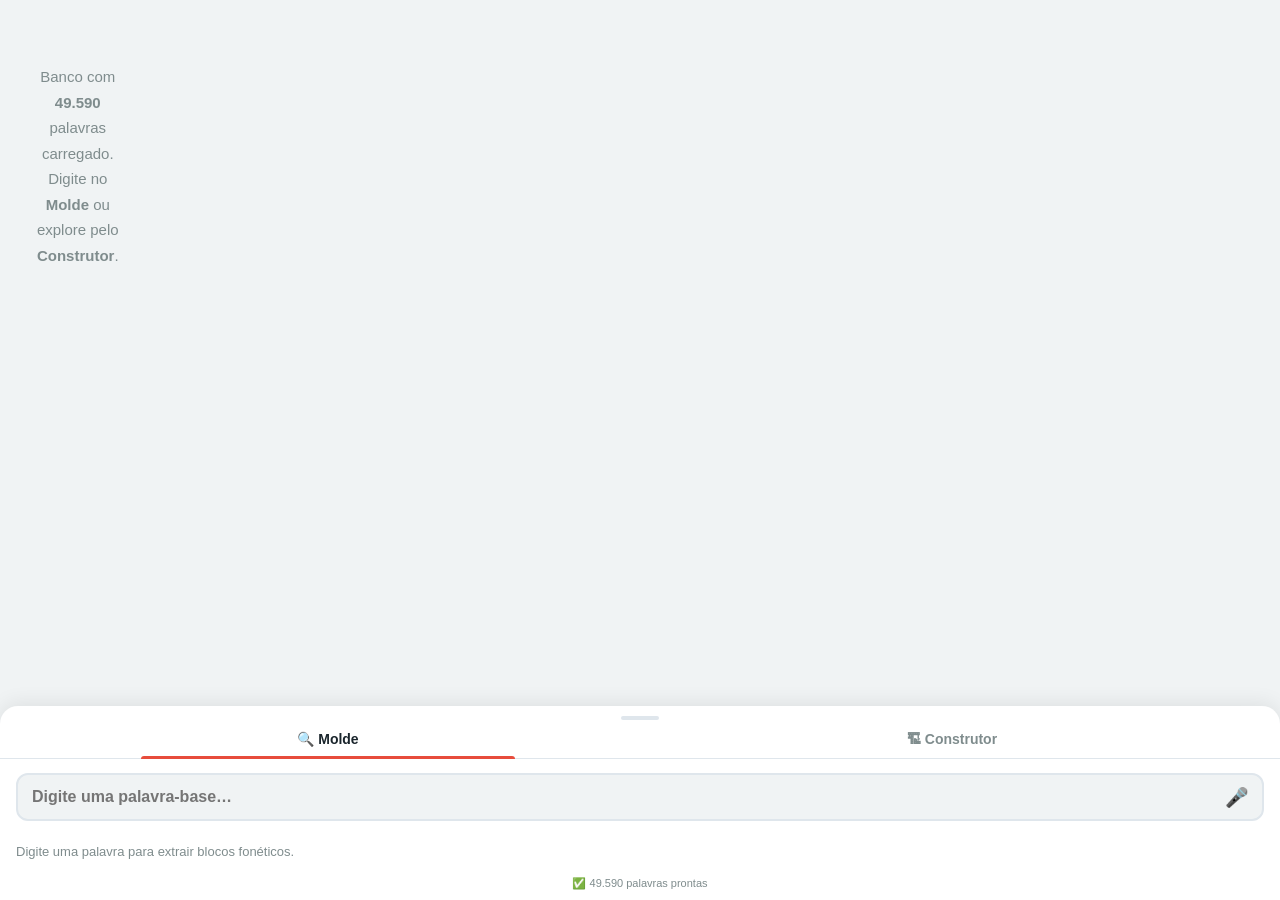
<file: dic/index.backup.html>
<!DOCTYPE html>
<html lang="pt-BR">
<head>
    <meta charset="UTF-8">
    <meta name="viewport" content="width=device-width, initial-scale=1.0, maximum-scale=1.0,
          user-scalable=no, interactive-widget=resizes-content">
    <title>Explorador de Fonemas e Sílabas</title>
    <style>
        :root {
            --primary:    #1A252C;
            --accent:     #E74C3C;
            --bg:         #F0F3F4;
            --surface:    #FFFFFF;
            --border:     #DFE6EC;
            --text:       #2C3E50;
            --muted:      #7F8C8D;
            --lock-bg:    #FFF4E6;
            --lock-color: #A04000;
            --lock-border:#E67E22;
            --neg-bg:     #fdecea;
            --neg-color:  #922b21;
            --c-rima:     #27AE60;
            --c-eco:      #2980B9;
            --c-ass:      #E67E22;
            --c-prox:     #8E44AD;
            --c-qrima:    #16A085;
            --c-ritmo:    #7F8C8D;
            --safe-b:     env(safe-area-inset-bottom, 0px);
            --header-bg:  rgba(240,243,244,0.94);
            --shadow:     rgba(0,0,0,0.08);
        }

        @media (prefers-color-scheme: dark) {
            :root {
                --primary:    #E8ECEF;
                --accent:     #E74C3C;
                --bg:         #181C20;
                --surface:    #23282E;
                --border:     #3A4048;
                --text:       #D5DBE0;
                --muted:      #8A949E;
                --lock-bg:    #3D2E1A;
                --lock-color: #F0A860;
                --lock-border:#C87820;
                --neg-bg:     #3D1A1A;
                --neg-color:  #F08080;
                --c-rima:     #2ECC71;
                --c-eco:      #3498DB;
                --c-ass:      #F39C12;
                --c-prox:     #9B59B6;
                --c-qrima:    #1ABC9C;
                --c-ritmo:    #95A5A6;
                --header-bg:  rgba(24,28,32,0.94);
                --shadow:     rgba(0,0,0,0.25);
            }
        }

        *, *::before, *::after {
            box-sizing: border-box;
            -webkit-tap-highlight-color: transparent;
        }

        body {
            font-family: -apple-system, BlinkMacSystemFont, 'Segoe UI', Roboto, sans-serif;
            background: var(--bg); color: var(--text);
            margin: 0; padding: 0;
            display: flex; flex-direction: column;
            height: 100dvh; overflow: hidden;
        }

        /* ── ZONA DE LEITURA ── */
        #viewport {
            flex: 1; overflow-y: auto; overflow-x: hidden;
            overscroll-behavior-y: contain;
        }

        .results-header {
            position: sticky; top: 0; z-index: 10;
            background: var(--header-bg);
            backdrop-filter: blur(8px); -webkit-backdrop-filter: blur(8px);
            padding: 9px 14px;
            display: flex; align-items: center; flex-wrap: wrap; gap: 5px;
            border-bottom: 1px solid var(--border);
        }
        .count-label { font-size: 13px; font-weight: 700; color: var(--muted); flex-shrink: 0; margin-right: 2px; }
        .band-chip {
            font-size: 11px; font-weight: 700; padding: 2px 8px; border-radius: 20px; color: white;
            cursor: pointer; user-select: none; transition: opacity 0.18s, transform 0.1s;
        }
        .band-chip:active { transform: scale(0.91); }
        .band-chip.dimmed { opacity: 0.28; }
        #clear-banda {
            font-size: 11px; color: var(--muted); background: none; border: none;
            cursor: pointer; padding: 2px 4px; opacity: 0.7; flex-shrink: 0;
        }
        #clear-banda:hover { opacity: 1; }

        .empty-state {
            padding: 52px 24px; text-align: center;
            color: var(--muted); font-size: 15px; line-height: 1.7;
        }
        .loader {
            display: block; width: 26px; height: 26px; margin: 0 auto 12px;
            border-radius: 50%;
            border: 3px solid var(--border); border-top-color: var(--accent);
            animation: spin 0.8s linear infinite;
        }
        @keyframes spin { to { transform: rotate(360deg); } }

        .results-grid {
            display: grid;
            grid-template-columns: repeat(auto-fill, minmax(108px, 1fr));
            gap: 9px; padding: 12px 12px 16px;
        }
        .word-card {
            background: var(--surface); border: 2px solid var(--border);
            border-radius: 12px; padding: 13px 6px 9px;
            text-align: center; font-size: 15px; font-weight: 500;
            cursor: pointer; user-select: none;
            transition: transform 0.1s;
        }
        .word-card:active { transform: scale(0.91); }
        .word-card.b-rima  { border-color: var(--c-rima); }
        .word-card.b-eco   { border-color: var(--c-eco); }
        .word-card.b-ass   { border-color: var(--c-ass); }
        .word-card.b-prox  { border-color: var(--c-prox); }
        .word-card.b-qrima { border-color: var(--c-qrima); }
        .word-card.b-ritmo { border-color: var(--c-ritmo); }
        .tonica { font-weight: 800; color: var(--accent); }

        @media (min-width: 540px) {
            .results-grid { grid-template-columns: repeat(auto-fill, minmax(124px, 1fr)); }
        }

        /* ── ZONA DO POLEGAR — Bottom Sheet ── */
        #bottom-panel {
            flex-shrink: 0;
            background: var(--surface);
            border-radius: 18px 18px 0 0;
            box-shadow: 0 -3px 20px var(--shadow);
            z-index: 100;
            display: flex; flex-direction: column;
            padding-bottom: var(--safe-b);
        }

        .handle-zone {
            padding: 10px 0 0; cursor: pointer;
            display: flex; justify-content: center;
            user-select: none;
        }
        .handle {
            width: 38px; height: 4px;
            background: var(--border); border-radius: 2px;
            transition: background 0.2s;
        }
        .handle-zone:active .handle { background: var(--muted); }

        .tabs {
            display: flex; padding: 0 16px;
            border-bottom: 1px solid var(--border);
        }
        .tab-btn {
            flex: 1; background: none; border: none;
            padding: 11px 0; font-size: 14px; font-weight: 700;
            color: var(--muted); cursor: pointer;
            position: relative; transition: color 0.15s;
        }
        .tab-btn.active { color: var(--primary); }
        .tab-btn.active::after {
            content: ''; position: absolute; bottom: -1px; left: 20%; width: 60%;
            height: 3px; background: var(--accent); border-radius: 3px 3px 0 0;
        }

        .tab-wrapper {
            max-height: 46vh;
            transition: max-height 0.3s cubic-bezier(0.25, 1, 0.5, 1);
            overflow: hidden;
        }
        #bottom-panel.collapsed .tab-wrapper { max-height: 0; }

        .tab-content {
            display: none; padding: 14px 16px 10px;
            overflow-y: auto; max-height: 42vh;
            overscroll-behavior-y: contain;
        }
        .tab-content.active { display: block; }

        /* ── ABA MOLDE ── */
        .search-wrap { position: relative; margin-bottom: 4px; }
        .search-wrap input {
            width: 100%; padding: 13px 46px 13px 14px;
            font-size: 16px; font-weight: 600;
            background: var(--bg); border: 2px solid var(--border);
            border-radius: 12px; outline: none; transition: border 0.2s;
            color: var(--text);
        }
        .search-wrap input:focus    { border-color: var(--accent); background: var(--surface); }
        .search-wrap input:disabled { opacity: 0.45; }

        #btn-mic {
            position: absolute; right: 10px; top: 50%; transform: translateY(-50%);
            background: none; border: none; font-size: 19px; cursor: pointer;
            padding: 5px; border-radius: 8px; line-height: 1;
            display: none;
        }
        #btn-mic.visible   { display: flex; align-items: center; }
        #btn-mic.listening { animation: pulse 1s ease infinite; }
        @keyframes pulse { 0%,100% { opacity: 1; } 50% { opacity: 0.35; } }

        /* Histórico */
        .historico-row {
            display: flex; gap: 6px; flex-wrap: wrap;
            margin-bottom: 10px; min-height: 0;
        }
        .hist-chip {
            background: var(--bg); border: 1px solid var(--border);
            padding: 4px 10px; border-radius: 14px;
            font-size: 12px; font-weight: 600; color: var(--muted);
            cursor: pointer; user-select: none;
            transition: transform 0.1s;
        }
        .hist-chip:active { transform: scale(0.92); }
        .hist-clear {
            background: none; border: none;
            font-size: 11px; color: var(--muted); cursor: pointer;
            padding: 4px 6px; opacity: 0.6;
        }

        /* Lego pills — três estados: padrão | travado | negado */
        .lego-panel { display: flex; flex-wrap: wrap; gap: 7px; min-height: 32px; }
        .lego-hint  { font-size: 13px; color: var(--muted); align-self: center; }

        .lego-pill {
            background: var(--bg); border: 2px solid var(--border);
            padding: 6px 12px; border-radius: 20px;
            font-size: 13px; font-weight: 600; color: var(--muted);
            cursor: pointer; user-select: none;
            display: flex; align-items: center; gap: 4px;
            transition: transform 0.1s;
            -webkit-user-select: none;
            touch-action: none;
        }
        .lego-pill:active { transform: scale(0.91); }
        .lego-pill.locked {
            background: var(--lock-bg);
            border-color: var(--lock-border);
            color: var(--lock-color);
        }
        .lego-pill.negated {
            background: var(--neg-bg);
            border-color: var(--accent);
            color: var(--neg-color);
        }

        #status-text { font-size: 11px; color: var(--muted); margin-top: 10px; text-align: center; }

        /* ── ABA CONSTRUTOR ── */
        .builder-section { margin-bottom: 18px; }
        .builder-label {
            display: block; font-size: 11px; font-weight: 700; letter-spacing: 0.6px;
            text-transform: uppercase; color: var(--muted); margin-bottom: 9px;
        }

        .stepper { display: flex; align-items: center; gap: 10px; }
        .step-btn {
            width: 44px; height: 44px; border-radius: 12px;
            border: 2px solid var(--border); background: var(--bg);
            font-size: 22px; font-weight: 700; color: var(--primary);
            cursor: pointer; display: flex; align-items: center; justify-content: center;
            transition: transform 0.1s, background 0.1s;
        }
        .step-btn:active { transform: scale(0.88); background: var(--border); }
        .step-val { font-size: 18px; font-weight: 800; min-width: 88px; text-align: center; }

        .radio-row { display: flex; gap: 6px; flex-wrap: wrap; }
        .radio-btn {
            padding: 8px 12px; border-radius: 10px;
            border: 2px solid var(--border); background: var(--bg);
            font-size: 13px; font-weight: 600; color: var(--muted);
            cursor: pointer; white-space: nowrap;
            transition: transform 0.1s;
        }
        .radio-btn:active   { transform: scale(0.91); }
        .radio-btn.selected { background: var(--primary); border-color: var(--primary); color: white; }

        .vowel-row { display: flex; gap: 8px; }
        .vowel-btn {
            width: 48px; height: 48px; border-radius: 50%;
            border: 2px solid var(--border); background: var(--bg);
            font-size: 18px; font-weight: 800; color: var(--muted);
            cursor: pointer; display: flex; align-items: center; justify-content: center;
            transition: transform 0.1s;
        }
        .vowel-btn:active   { transform: scale(0.88); }
        .vowel-btn.selected {
            background: var(--accent); border-color: var(--accent);
            color: white; box-shadow: 0 3px 10px rgba(231,76,60,0.35);
        }

        .text-input {
            width: 100%; padding: 10px 14px;
            font-size: 15px; font-weight: 600;
            background: var(--bg); border: 2px solid var(--border);
            border-radius: 10px; outline: none; transition: border 0.2s;
            -webkit-appearance: none; color: var(--text);
        }
        .text-input:focus { border-color: var(--accent); background: var(--surface); }
        .input-hint { font-size: 11px; color: var(--muted); margin-top: 5px; }

        /* Classe morfológica no Construtor */
        .morfo-row { display: flex; gap: 6px; flex-wrap: wrap; }
        .morfo-btn {
            padding: 7px 11px; border-radius: 10px;
            border: 2px solid var(--border); background: var(--bg);
            font-size: 12px; font-weight: 600; color: var(--muted);
            cursor: pointer; white-space: nowrap;
            transition: transform 0.1s;
        }
        .morfo-btn:active   { transform: scale(0.91); }
        .morfo-btn.selected { background: var(--primary); border-color: var(--primary); color: white; }

        /* ── INTERSEÇÃO A∩B ── */
        .intersect-toggle { display: flex; align-items: center; gap: 6px; margin-top: 8px; }
        .intersect-btn {
            font-size: 12px; font-weight: 700; padding: 6px 14px; border-radius: 10px;
            border: 2px solid var(--border); background: var(--bg);
            color: var(--muted); cursor: pointer; user-select: none;
            transition: transform 0.1s, background 0.15s;
        }
        .intersect-btn:active { transform: scale(0.91); }
        .intersect-btn.active { background: var(--primary); border-color: var(--primary); color: white; }
        .intersect-clear {
            font-size: 11px; color: var(--muted); background: none; border: none;
            cursor: pointer; padding: 3px 6px; opacity: 0.7;
        }
        .intersect-clear:hover { opacity: 1; }
    </style>
</head>
<body>

<!-- ══════════════════════════════════════════
     ZONA DE LEITURA
══════════════════════════════════════════ -->
<div id="viewport">
    <div class="results-header" id="results-header" style="display:none">
        <span class="count-label" id="count-label"></span>
        <div id="bands-chips"></div>
        <button id="clear-banda" style="display:none" onclick="clearFiltroBanda()">✕ faixas</button>
    </div>
    <div class="results-grid" id="grid">
        <div class="empty-state" id="empty-state">
            <span class="loader"></span>
            Carregando banco de palavras…
        </div>
    </div>
    <div id="sentinel"></div>
</div>

<!-- ══════════════════════════════════════════
     ZONA DO POLEGAR — Bottom Sheet
══════════════════════════════════════════ -->
<div id="bottom-panel">
    <div class="handle-zone" onclick="togglePanelCollapse()">
        <div class="handle"></div>
    </div>

    <div class="tabs">
        <button class="tab-btn active" id="tab-btn-molde"      onclick="switchTab('molde')">🔍 Molde</button>
        <button class="tab-btn"        id="tab-btn-construtor" onclick="switchTab('construtor')">🏗 Construtor</button>
    </div>

    <div class="tab-wrapper">

        <!-- ABA: MOLDE -->
        <div id="tab-molde" class="tab-content active">
            <div class="search-wrap">
                <input type="search" id="input-palavra"
                       placeholder="Digite uma palavra-base…"
                       inputmode="search" enterkeyhint="search"
                       autocorrect="off" autocapitalize="none"
                       spellcheck="false" disabled>
                <button id="btn-mic" title="Busca por voz">🎤</button>
            </div>
            <div class="historico-row" id="historico-row"></div>
            <div class="lego-panel" id="lego-panel">
                <span class="lego-hint">Digite uma palavra para extrair blocos fonéticos.</span>
            </div>
            <!-- INTERSEÇÃO A∩B -->
            <div id="intersect-zone" style="display:none">
                <div class="intersect-toggle">
                    <button class="intersect-btn" id="intersect-btn" onclick="mostrarInputB()">∩ também rima com…</button>
                    <button class="intersect-clear" id="intersect-clear" style="display:none" onclick="clearAlvoB()">✕ limpar B</button>
                </div>
                <div class="search-wrap" id="intersect-input-wrap" style="display:none; margin-top:6px">
                    <input type="search" id="input-palavra-b"
                           placeholder="Segunda palavra-base…"
                           inputmode="search" enterkeyhint="search"
                           autocorrect="off" autocapitalize="none"
                           spellcheck="false">
                </div>
            </div>
            <div id="status-text"></div>
        </div>

        <!-- ABA: CONSTRUTOR -->
        <div id="tab-construtor" class="tab-content">
            <div class="builder-section">
                <span class="builder-label">Número de sílabas</span>
                <div class="stepper">
                    <button class="step-btn" onclick="stepSilabas(-1)">−</button>
                    <span class="step-val" id="step-val">Qualquer</span>
                    <button class="step-btn" onclick="stepSilabas(+1)">+</button>
                </div>
            </div>
            <div class="builder-section">
                <span class="builder-label">Acentuação</span>
                <div class="radio-row">
                    <button class="radio-btn selected" data-acento=""    onclick="setAcento(null, this)">Qualquer</button>
                    <button class="radio-btn"          data-acento="ox"  onclick="setAcento('ox',  this)">Oxítona</button>
                    <button class="radio-btn"          data-acento="px"  onclick="setAcento('px',  this)">Paroxítona</button>
                    <button class="radio-btn"          data-acento="ppx" onclick="setAcento('ppx', this)">Proparox.</button>
                </div>
            </div>
            <div class="builder-section">
                <span class="builder-label">Vogal tônica</span>
                <div class="vowel-row">
                    <button class="vowel-btn" data-vogal="a" onclick="setVogal('a', this)">A</button>
                    <button class="vowel-btn" data-vogal="e" onclick="setVogal('e', this)">E</button>
                    <button class="vowel-btn" data-vogal="i" onclick="setVogal('i', this)">I</button>
                    <button class="vowel-btn" data-vogal="o" onclick="setVogal('o', this)">O</button>
                    <button class="vowel-btn" data-vogal="u" onclick="setVogal('u', this)">U</button>
                </div>
            </div>
            <div class="builder-section">
                <span class="builder-label">Onset tônico</span>
                <input type="text" id="onset-input" class="text-input"
                       placeholder="ex: tr, pr, fl, s, r…"
                       inputmode="text" autocorrect="off" autocapitalize="none"
                       spellcheck="false">
                <p class="input-hint">Consoante(s) que abrem a sílaba tônica. Deixe vazio para qualquer.</p>
            </div>
            <div class="builder-section">
                <span class="builder-label">Classe gramatical</span>
                <div class="morfo-row">
                    <button class="morfo-btn" data-classe=""    onclick="setClasse(null, this)">Qualquer</button>
                    <button class="morfo-btn" data-classe="sub" onclick="setClasse('sub', this)">Subst.</button>
                    <button class="morfo-btn" data-classe="adj" onclick="setClasse('adj', this)">Adj.</button>
                    <button class="morfo-btn" data-classe="vrb" onclick="setClasse('vrb', this)">Verbo</button>
                    <button class="morfo-btn" data-classe="adv" onclick="setClasse('adv', this)">Advérbio</button>
                </div>
                <p class="input-hint">Heurística por sufixo. Aproximada — não substitui um dicionário morfológico.</p>
            </div>
            <div class="builder-section">
                <span class="builder-label">Frequência estimada</span>
                <div class="radio-row" id="freq-row">
                    <button class="radio-btn freq-btn selected" data-freq=""      onclick="setFreq(null, this)">Qualquer</button>
                    <button class="radio-btn freq-btn"          data-freq="comum" onclick="setFreq('comum', this)">Comum</button>
                    <button class="radio-btn freq-btn"          data-freq="media" onclick="setFreq('media', this)">Neutra</button>
                    <button class="radio-btn freq-btn"          data-freq="rara"  onclick="setFreq('rara', this)">Rara</button>
                </div>
                <p class="input-hint">Heurística por comprimento e morfologia — aproximada.</p>
            </div>
            <div class="builder-section">
                <span class="builder-label">Família de cluster (onset tônico)</span>
                <div class="morfo-row" id="fam-row">
                    <button class="morfo-btn fam-btn selected" data-fam=""   onclick="setFamilia(null, this)">Qualquer</button>
                    <button class="morfo-btn fam-btn" data-fam="vz"  onclick="setFamilia('vz',  this)">— sem onset</button>
                    <button class="morfo-btn fam-btn" data-fam="si"  onclick="setFamilia('si',  this)">simples (s, r…)</button>
                    <button class="morfo-btn fam-btn" data-fam="pl"  onclick="setFamilia('pl',  this)">plos.+líq. (br, tr…)</button>
                    <button class="morfo-btn fam-btn" data-fam="fl"  onclick="setFamilia('fl',  this)">fric.+líq. (fr, fl…)</button>
                    <button class="morfo-btn fam-btn" data-fam="af"  onclick="setFamilia('af',  this)">ch</button>
                    <button class="morfo-btn fam-btn" data-fam="lp"  onclick="setFamilia('lp',  this)">lh</button>
                    <button class="morfo-btn fam-btn" data-fam="np"  onclick="setFamilia('np',  this)">nh</button>
                    <button class="morfo-btn fam-btn" data-fam="cx"  onclick="setFamilia('cx',  this)">complexo</button>
                </div>
                <p class="input-hint">Agrupa clusters consonantais com comportamento fonético similar.</p>
            </div>
        </div>

    </div><!-- /tab-wrapper -->
</div><!-- /bottom-panel -->

<script>
'use strict';
/* ═══════════════════════════════════════════════════════════════
   1. MOTOR FONÉTICO
═══════════════════════════════════════════════════════════════ */
const vRegex = /[aeiouáàâãéêíóôõúü]/i;

function tratarHiatosVogais(blocoVoc, pLower) {
    if (blocoVoc.length <= 1) return [blocoVoc];
    let resultado = [], atual = blocoVoc[0];
    for (let i = 1; i < blocoVoc.length; i++) {
        let char = blocoVoc[i], par = (atual.slice(-1) + char).toLowerCase();
        let formamDitongo   = /^(ai|au|ei|eu|iu|oi|ou|ui|ão|õe|ãe|ia|ie|io|ua|ue|uo)$/.test(par);
        let vogaisIdenticas = par[0] === par[1];
        let temHiatoAcent   = /[aeiouáéíóúâêôãõü][íú]/.test(par);
        let ehHiatoFinal    = /^(ai|ui|au|oe)$/.test(par) &&
                              (pLower.endsWith(par+"r")||pLower.endsWith(par+"z")||pLower.endsWith(par+"l"));
        let seguidoDeNh     = pLower.includes(par+"nh");
        let formaHiatoDit   = false;
        if (blocoVoc.length >= 3 && /^[aeo]$/.test(atual.slice(-1))) {
            let prox = blocoVoc[i+1] ? blocoVoc[i+1].toLowerCase() : "";
            if (/^(iu|ia|io|ie|ui)$/.test(char+prox)) formaHiatoDit = true;
        }
        if (formamDitongo && !temHiatoAcent && !vogaisIdenticas && !ehHiatoFinal && !seguidoDeNh && !formaHiatoDit)
            atual += char;
        else { resultado.push(atual); atual = char; }
    }
    resultado.push(atual);
    return resultado;
}

function separarConsoantes(cBlock) {
    if (cBlock.length <= 1) return ["", cBlock];
    let tL = cBlock.toLowerCase();
    if (cBlock.length === 2) {
        if (/^(ch|lh|nh|gu|qu|br|cr|dr|fr|gr|pr|tr|vr|bl|cl|fl|gl|pl|tl)$/.test(tL)) return ["", cBlock];
        return [cBlock.slice(0,1), cBlock.slice(1)];
    }
    if (/^(ch|lh|nh|gu|qu|br|cr|dr|fr|gr|pr|tr|vr|bl|cl|fl|gl|pl|tl)$/.test(tL.slice(-2)))
        return [cBlock.slice(0,-2), cBlock.slice(-2)];
    return [cBlock.slice(0,-1), cBlock.slice(-1)];
}

function silabificar(palavra) {
    let blocos = [], tipoAt = '', textoAt = '';
    for (let i = 0; i < palavra.length; i++) {
        let ch = palavra[i], chL = ch.toLowerCase();
        if ((chL==='q'||chL==='g') && palavra[i+1] && palavra[i+1].toLowerCase()==='u'
            && palavra[i+2] && vRegex.test(palavra[i+2])) {
            if (tipoAt==='V') { blocos.push({tipo:'V',texto:textoAt}); textoAt=''; }
            blocos.push({tipo:'C',texto:ch+palavra[i+1]}); i++; tipoAt=''; continue;
        }
        let tipo = vRegex.test(ch) ? 'V' : 'C';
        if (tipo !== tipoAt) { if (textoAt) blocos.push({tipo:tipoAt,texto:textoAt}); tipoAt=tipo; textoAt=ch; }
        else textoAt += ch;
    }
    if (textoAt) blocos.push({tipo:tipoAt,texto:textoAt});
    let bExp = [];
    for (let b of blocos) {
        if (b.tipo==='V') tratarHiatosVogais(b.texto, palavra.toLowerCase()).forEach(v=>bExp.push({tipo:'V',texto:v}));
        else bExp.push(b);
    }
    let idxV = bExp.reduce((a,b,i)=>(b.tipo==='V'?[...a,i]:a),[]);
    if (!idxV.length) return [palavra];
    let sil = new Array(idxV.length).fill("");
    for (let i=0; i<idxV[0]; i++) sil[0] += bExp[i].texto;
    for (let k=0; k<idxV.length-1; k++) {
        sil[k] += bExp[idxV[k]].texto;
        let cT=""; for (let j=idxV[k]+1; j<idxV[k+1]; j++) cT+=bExp[j].texto;
        let [esq,dir] = separarConsoantes(cT); sil[k]+=esq; sil[k+1]+=dir;
    }
    let uV = idxV[idxV.length-1];
    sil[sil.length-1] += bExp[uV].texto;
    for (let i=uV+1; i<bExp.length; i++) sil[sil.length-1]+=bExp[i].texto;
    return sil;
}

function identificarTonica(silabas, p) {
    let t = p.toLowerCase();
    for (let i=0;i<silabas.length;i++) if(/[áéíóúâêô]/i.test(silabas[i])) return i;
    for (let i=0;i<silabas.length;i++) if(/[ãõ]/i.test(silabas[i])) return i;
    if (t.match(/(r|l|z|x|i|is|u|us|im|ins|um|uns)$/)) return silabas.length-1;
    if (t.match(/(a|as|e|es|o|os|am|em|ens)$/))        return Math.max(0,silabas.length-2);
    return Math.max(0,silabas.length-2);
}

/* ═══════════════════════════════════════════════════════════════
   2. CAMPOS FONÉTICOS
═══════════════════════════════════════════════════════════════ */
function normV(s) {
    return s.toLowerCase()
        .replace(/[áàâ]/g,'a').replace(/[éê]/g,'e').replace(/í/g,'i')
        .replace(/[óô]/g,'o').replace(/[úü]/g,'u');
}

const CLUSTER_FAM = {
    br:'pl',cr:'pl',dr:'pl',fr:'fl',gr:'pl',pr:'pl',tr:'pl',vr:'fl',
    bl:'pl',cl:'pl',fl:'fl',gl:'pl',pl:'pl',tl:'pl',
    ch:'af',lh:'lp',nh:'np'
};
const ACENT_LABEL = { ox:'Oxítona', px:'Paroxítona', ppx:'Proparoxítona', spx:'Superproparox.' };
const FAM_LABEL   = {
    pl:'plosiva+líquida', fl:'fricativa+líquida', af:'africada',
    lp:'lateral palatal', np:'nasal palatal', si:'simples', vz:'—', cx:'complexo'
};
const CLASSE_LABEL = { sub:'Subst.', adj:'Adj.', vrb:'Verbo', adv:'Adv.', outro:'Outro' };

function calcOnset(sil)        { let m=sil.match(/^([^aeiouáàâãéêíóôõúü]*)/i); return m?m[1].toLowerCase():''; }
function calcVogalT(sil)       { let m=sil.match(/[aeiouáàâãéêíóôõúü]/i); return m?normV(m[0]):''; }
function calcVogaisRima(sil,ti){ return normV(sil.slice(ti).join('')).replace(/[^aeiouãõ]/g,''); }
function calcEspinha(p)        { return normV(p).replace(/[^aeiouãõ]/g,''); }
function calcAssC(sil,ti) {
    let span = sil.slice(ti).join('').toLowerCase().replace(/[aeiouáàâãéêíóôõúü]/g,'');
    return [...new Set(span)].sort().join('');
}
function calcFam(o)  { return !o?'vz':o.length===1?'si':(CLUSTER_FAM[o]||'cx'); }
function calcAcent(sil,ti) { let d=sil.length-1-ti; return d===0?'ox':d===1?'px':d===2?'ppx':'spx'; }
function extrairRima(sil,ti)   { let pf=sil.slice(ti).join(''),m=pf.match(vRegex); return m?pf.slice(m.index).toLowerCase():pf.toLowerCase(); }

function calcCoda(p) {
    let pL = p.toLowerCase();
    for (let i = pL.length - 1; i >= 0; i--) {
        if (vRegex.test(pL[i])) return pL.slice(i + 1);
    }
    return '';
}

// Frequência estimada por heurística (sem corpus)
// Três categorias: 'comum' / 'media' / 'rara'
const FREQ_LABEL = { comum: 'Comum', media: 'Neutra', rara: 'Rara' };
function calcFreq(p, numSil) {
    let len = p.length;
    if (len <= 4) return 'comum';
    if (numSil <= 2 && len <= 6) return 'comum';
    if (len >= 12 || numSil >= 6) return 'rara';
    if (/(?:ismo|fobia|filia|grafia|logia|metria|nomia|scopia|cracia|genia|terapia)$/i.test(p)) return 'rara';
    if (/^(?:pseudo|proto|infra|ultra|supra|hiper|macro|micro)/.test(p) && len > 9) return 'rara';
    return 'media';
}

// Distância de Levenshtein (para rima imperfeita)
function levenshtein(a, b) {
    let la = a.length, lb = b.length;
    if (la === 0) return lb;
    if (lb === 0) return la;
    let prev = Array.from({length: lb + 1}, (_, i) => i);
    for (let i = 1; i <= la; i++) {
        let curr = [i];
        for (let j = 1; j <= lb; j++) {
            curr[j] = a[i-1] === b[j-1]
                ? prev[j-1]
                : 1 + Math.min(prev[j-1], prev[j], curr[j-1]);
        }
        prev = curr;
    }
    return prev[lb];
}

// Classe morfológica por heurística de sufixo — v2
// Estratégia: classificar só com alta confiança; ambíguos → 'outro'.
// Ordem: adv > sub (nominais exclusivos) > adj > vrb (flexionados > infinitivos) > ambíguos.
function calcClasse(p) {
    const pL = p.toLowerCase();
    const len = pL.length;

    // ── Advérbio ────────────────────────────────────────────────────
    if (pL.endsWith('mente')) return 'adv';

    // ── Substantivo — sufixos exclusivamente nominais ───────────────
    if (/(?:ção|são|xão)$/.test(pL))                           return 'sub';
    if (/(?:dade|tude)$/.test(pL))                             return 'sub';
    if (/(?:ismo|ista)$/.test(pL))                             return 'sub';
    if (/(?:eiro|eira)$/.test(pL))                             return 'sub';
    if (/(?:agem|igem)$/.test(pL))                             return 'sub';
    if (/mento$/.test(pL))                                     return 'sub';
    if (/(?:ência|ância|encia|ancia)$/.test(pL))               return 'sub';
    if (/(?:ança|ença)$/.test(pL))                             return 'sub';
    if (/eza$/.test(pL))                                       return 'sub';
    if (/ura$/.test(pL) && len > 4)                            return 'sub';
    // sufixos eruditos em -ia: inequivocamente nominais
    if (/(?:logia|grafia|nomia|metria|fobia|filia|cracia|terapia|scopia|algia|mania|latria|genia)$/.test(pL)) return 'sub';

    // ── Adjetivo — sufixos predominantemente adjetivais ────────────
    if (/(?:oso|osa|ivo|iva)$/.test(pL))                       return 'adj';
    if (/(?:ável|ível)$/.test(pL))                             return 'adj';
    if (/vel$/.test(pL) && len > 5)                            return 'adj';
    if (/nte$/.test(pL) && len > 5)                            return 'adj';
    if (/(?:ório|ória)$/.test(pL))                             return 'adj';
    // adjetivos relacionais: solar/lunar (5 chars) vs singular/popular/nacional (6+)
    if (/(?:olar|unar)$/.test(pL) && len > 4)                             return 'adj';
    if (/(?:ular|onal|inal|eral|ival|ural)$/.test(pL) && len > 5)         return 'adj';

    // ── Verbo — flexões sem ambiguidade ─────────────────────────────
    if (/(?:ando|endo|indo)$/.test(pL))                        return 'vrb'; // gerúndio
    if (/(?:asse|esse|isse)$/.test(pL))                        return 'vrb'; // subj. imperf.
    if (/(?:aria|eria|iria)$/.test(pL))                        return 'vrb'; // condicional
    if (/(?:aram|eram|iram)$/.test(pL))                        return 'vrb'; // pret. perf. pl.
    if (/ava$/.test(pL) && len > 4)                            return 'vrb'; // pret. imperf. -ar
    if (/rria$/.test(pL))                                      return 'vrb'; // pret. imperf. -er/-ir (corria)

    // ── Verbo — infinitivos ─────────────────────────────────────────
    if (/ir$/.test(pL) && len > 3)                             return 'vrb'; // partir, fugir
    if (/er$/.test(pL) && len > 3)                             return 'vrb'; // comer, beber
    // -ar: ambíguo; adj relacionais (-ular/-onal/etc.) já tratados acima
    if (/ar$/.test(pL) && len > 3)                             return 'vrb'; // amar, cantar

    // ── Sufixos ambíguos → 'outro' ──────────────────────────────────
    // -ado/-ada/-ido/-ida: machado(sub), mercado(sub), cansado(adj), falado(adj/vrb-part)
    if (/(?:ado|ada|ido|ida)$/.test(pL) && len > 4)            return 'outro';
    // -ia: fazia(vrb), energia(sub), alegria(sub) — indistinguível sem léxico
    if (/ia$/.test(pL) && len > 4)                             return 'outro';
    // -ário/-ária: secretário(sub), voluntário(adj)
    if (/(?:ário|ária)$/.test(pL))                             return 'outro';

    return 'outro';
}

function perfilFonetico(palavra) {
    let pL = palavra.toLowerCase().trim();
    if (!pL || !/[a-záàâãéêíóôõúü]/i.test(pL)) return null;
    let sil = silabificar(pL), ti = identificarTonica(sil, pL), onset = calcOnset(sil[ti]);
    let numSil = sil.length;
    return {
        palavra:        pL,
        silabas:        sil,
        tonicaIndex:    ti,
        numSilabas:     numSil,
        acentuacao:     calcAcent(sil, ti),
        rimaPerfeita:   extrairRima(sil, ti),
        vogaisRima:     calcVogaisRima(sil, ti),
        onsetTonico:    onset,
        vogalTonica:    calcVogalT(sil[ti]),
        espinhaVocal:   calcEspinha(pL),
        assConsonantal: calcAssC(sil, ti),
        familiaCluster: calcFam(onset),
        coda:           calcCoda(pL),
        classe:         calcClasse(pL),
        freq:           calcFreq(pL, numSil),
    };
}

/* ═══════════════════════════════════════════════════════════════
   3. SCORE + FAIXAS
═══════════════════════════════════════════════════════════════ */
function calcScore(item, alvo, setOnset, setAssC, lenAssC) {
    let s = 0;
    if (item.rimaPerfeita === alvo.rimaPerfeita) {
        s += 100;
    } else if (alvo.rimaPerfeita.length >= 2) {
        let d = levenshtein(item.rimaPerfeita, alvo.rimaPerfeita);
        if (d === 1) s += 70;
        else if (d === 2 && alvo.rimaPerfeita.length >= 3) s += 40;
    }
    if (alvo.vogaisRima && item.vogaisRima === alvo.vogaisRima)      s +=  60;
    if (alvo.onsetTonico) {
        if (item.onsetTonico === alvo.onsetTonico) {
            s += 50;
        } else if (item.onsetTonico) {
            for (let c of item.onsetTonico) if (setOnset.has(c)) { s += 25; break; }
        }
    }
    if (alvo.familiaCluster !== 'vz' && alvo.familiaCluster !== 'si'
        && item.familiaCluster === alvo.familiaCluster)              s += 20;
    if (lenAssC > 0 && item.assConsonantal) {
        let inter = 0;
        for (let c of item.assConsonantal) if (setAssC.has(c)) inter++;
        let union = lenAssC + item.assConsonantal.length - inter;
        if (union > 0 && inter / union >= 0.5)                      s += 30;
    }
    if (alvo.espinhaVocal.length > 1 && item.espinhaVocal === alvo.espinhaVocal) s += 40;
    if (alvo.vogalTonica && item.vogalTonica === alvo.vogalTonica)   s +=  15;
    if (item.numSilabas === alvo.numSilabas && item.acentuacao === alvo.acentuacao) s += 10;
    return s;
}

const BANDAS = [
    { key:160, label:'Rima',        cls:'b-rima',  color:'var(--c-rima)' },
    { key:130, label:'Quase-rima',  cls:'b-qrima', color:'var(--c-qrima)' },
    { key:100, label:'Eco forte',   cls:'b-eco',   color:'var(--c-eco)' },
    { key:60,  label:'Assonância',  cls:'b-ass',   color:'var(--c-ass)' },
    { key:25,  label:'Proximidade', cls:'b-prox',  color:'var(--c-prox)' },
    { key:10,  label:'Ritmo',       cls:'b-ritmo', color:'var(--c-ritmo)' },
];
function getBandaKey(score) {
    if (score >= 160) return 160;
    if (score >= 130) return 130;
    if (score >= 100) return 100;
    if (score >= 60)  return 60;
    if (score >= 25)  return 25;
    return 10;
}

/* ═══════════════════════════════════════════════════════════════
   4. ESTADO
═══════════════════════════════════════════════════════════════ */
let dicionario          = [];
let alvoAtual           = null;
let alvoB               = null;

let FILTROS = {
    numSilabas: null, acentuacao: null, vogalTonica: null,
    onsetTonico: null, familiaCluster: null,
    rimaPerfeita: null, vogaisRima: null, espinhaVocal: null,
    coda: null, classe: null, freq: null,
};

let FILTROS_NEG = {
    numSilabas: false, acentuacao: false, vogalTonica: false,
    onsetTonico: false, familiaCluster: false,
    rimaPerfeita: false, vogaisRima: false, espinhaVocal: false,
    coda: false, classe: false, freq: false,
};

let resultadosFiltrados = [];
let resultadosVisiveis  = [];
let FILTRO_BANDAS       = new Set();   // vazio = mostrar todas
let itemsRenderizados   = 0;
const CHUNK             = 60;
let iObserver           = null;
let buildSilabas        = 0;

/* ═══════════════════════════════════════════════════════════════
   5. INDEXAÇÃO
═══════════════════════════════════════════════════════════════ */
async function indexarDicionario() {
    let st  = document.getElementById('status-text');
    let inp = document.getElementById('input-palavra');
    st.textContent = 'Baixando palavras.txt…';
    try {
        const resp = await fetch('./palavras.txt');
        if (!resp.ok) throw new Error(`HTTP ${resp.status}`);
        const lista = (await resp.text()).split(/\r?\n/)
            .map(p => p.trim())
            .filter(p => p.length > 1 && /[a-záàâãéêíóôõúü]/i.test(p));
        st.textContent = `Indexando ${lista.length.toLocaleString('pt-BR')} palavras…`;
        setTimeout(() => {
            dicionario = lista.map(p => perfilFonetico(p)).filter(Boolean);
            st.textContent = `✅ ${dicionario.length.toLocaleString('pt-BR')} palavras prontas`;
            inp.disabled = false;
            renderHistorico();
            document.getElementById('empty-state').innerHTML =
                `Banco com <b>${dicionario.length.toLocaleString('pt-BR')}</b> palavras carregado.<br>
                 Digite no <b>Molde</b> ou explore pelo <b>Construtor</b>.`;
            // Restaurar estado da URL hash (se existir)
            _restoreFromHash();
        }, 30);
    } catch(e) {
        st.textContent = '⚠️ Erro ao carregar palavras.txt';
        document.getElementById('empty-state').innerHTML =
            'Não foi possível carregar <b>palavras.txt</b>.<br>Abra via servidor local.';
        console.error(e);
    }
}

/* ═══════════════════════════════════════════════════════════════
   6. PROCESSAMENTO CENTRAL
═══════════════════════════════════════════════════════════════ */
function processarBusca() {
    let temCriterio = alvoAtual !== null || Object.values(FILTROS).some(v => v !== null);
    if (!temCriterio) {
        resultadosFiltrados = [];
        renderResultados();
        _updateHash();
        return;
    }

    let base = alvoAtual
        ? dicionario.filter(i => i.palavra !== alvoAtual.palavra)
        : dicionario;
    if (alvoB) base = base.filter(i => i.palavra !== alvoB.palavra);

    let filtrados = base.filter(item => {
        for (let [k, v] of Object.entries(FILTROS)) {
            if (v === null) continue;
            let match = item[k] === v;
            if (FILTROS_NEG[k]) { if (match)  return false; }
            else                 { if (!match) return false; }
        }
        return true;
    });

    if (alvoAtual) {
        let setOnsetA = new Set(alvoAtual.onsetTonico);
        let setAsscA  = new Set(alvoAtual.assConsonantal);
        let lenAsscA  = alvoAtual.assConsonantal.length;

        if (alvoB) {
            let setOnsetB = new Set(alvoB.onsetTonico);
            let setAsscB  = new Set(alvoB.assConsonantal);
            let lenAsscB  = alvoB.assConsonantal.length;
            resultadosFiltrados = filtrados
                .map(i => {
                    let sA = calcScore(i, alvoAtual, setOnsetA, setAsscA, lenAsscA);
                    let sB = calcScore(i, alvoB,     setOnsetB, setAsscB, lenAsscB);
                    return { ...i, score: Math.min(sA, sB) };
                })
                .filter(i => i.score > 0)
                .sort((a, b) => b.score - a.score);
        } else {
            resultadosFiltrados = filtrados
                .map(i => ({ ...i, score: calcScore(i, alvoAtual, setOnsetA, setAsscA, lenAsscA) }))
                .filter(i => i.score > 0)
                .sort((a, b) => b.score - a.score);
        }
    } else {
        resultadosFiltrados = filtrados
            .map(i => ({ ...i, score: 0 }))
            .sort((a, b) => a.palavra.localeCompare(b.palavra, 'pt-BR'));
    }

    renderResultados();
    _updateHash();
}

/* ═══════════════════════════════════════════════════════════════
   6b. FILTRO POR FAIXA
═══════════════════════════════════════════════════════════════ */
function _calcVisiveis() {
    resultadosVisiveis = FILTRO_BANDAS.size === 0
        ? resultadosFiltrados
        : resultadosFiltrados.filter(i => FILTRO_BANDAS.has(getBandaKey(i.score)));
}

function _renderBandaChips() {
    let counts = {};
    BANDAS.forEach(b => counts[b.key] = 0);
    resultadosFiltrados.forEach(r => counts[getBandaKey(r.score)]++);
    let chipsEl = document.getElementById('bands-chips');
    chipsEl.innerHTML = BANDAS
        .filter(b => counts[b.key] > 0)
        .map(b => {
            let ativo = FILTRO_BANDAS.size === 0 || FILTRO_BANDAS.has(b.key);
            return `<span class="band-chip${ativo ? '' : ' dimmed'}"
                         style="background:${b.color}"
                         onclick="toggleBanda(${b.key})"
                         title="${ativo ? 'Clique para ocultar esta faixa' : 'Clique para mostrar esta faixa'}"
                    >${b.label} ${counts[b.key]}</span>`;
        })
        .join('');
    document.getElementById('clear-banda').style.display =
        FILTRO_BANDAS.size > 0 ? 'inline' : 'none';
}

function toggleBanda(key) {
    if (FILTRO_BANDAS.has(key)) {
        FILTRO_BANDAS.delete(key);
    } else {
        FILTRO_BANDAS.add(key);
    }
    _calcVisiveis();
    _atualizarGridFaixa();
    if (navigator.vibrate) navigator.vibrate(15);
}

function clearFiltroBanda() {
    FILTRO_BANDAS.clear();
    _calcVisiveis();
    _atualizarGridFaixa();
    if (navigator.vibrate) navigator.vibrate(20);
}

function _atualizarGridFaixa() {
    let grid = document.getElementById('grid');
    grid.innerHTML = '';
    itemsRenderizados = 0;
    if (iObserver) iObserver.disconnect();

    let nTotal = resultadosFiltrados.length;
    let nVis   = resultadosVisiveis.length;
    let sufixo = alvoB ? ' (A∩B)' : '';
    document.getElementById('count-label').textContent =
        FILTRO_BANDAS.size > 0
            ? `${nVis.toLocaleString('pt-BR')} de ${nTotal.toLocaleString('pt-BR')} palavra${nTotal !== 1 ? 's' : ''}${sufixo}`
            : `${nTotal.toLocaleString('pt-BR')} palavra${nTotal !== 1 ? 's' : ''}${sufixo}`;

    _renderBandaChips();

    if (nVis === 0) {
        grid.innerHTML = `<div class="empty-state">Nenhuma faixa selecionada tem resultados.<br>
            Clique em <b>✕ faixas</b> para ver tudo.</div>`;
        return;
    }
    renderChunk();
    setupObserver();
    document.getElementById('viewport').scrollTo({ top: 0, behavior: 'smooth' });
}

/* ═══════════════════════════════════════════════════════════════
   7. RENDERIZAÇÃO
═══════════════════════════════════════════════════════════════ */
function renderResultados() {
    let grid = document.getElementById('grid');
    grid.innerHTML = '';
    itemsRenderizados = 0;
    if (iObserver) iObserver.disconnect();

    let header = document.getElementById('results-header');
    if (resultadosFiltrados.length === 0) {
        header.style.display = 'none';
        document.getElementById('bands-chips').innerHTML = '';
        document.getElementById('clear-banda').style.display = 'none';
        grid.innerHTML = `<div class="empty-state">Nenhuma palavra atende a estes critérios.<br>Destrave alguns blocos ou ajuste os filtros.</div>`;
        return;
    }

    _calcVisiveis();
    header.style.display = 'flex';

    let nTotal = resultadosFiltrados.length;
    let nVis   = resultadosVisiveis.length;
    let sufixo = alvoB ? ' (A∩B)' : '';
    document.getElementById('count-label').textContent =
        FILTRO_BANDAS.size > 0
            ? `${nVis.toLocaleString('pt-BR')} de ${nTotal.toLocaleString('pt-BR')} palavra${nTotal !== 1 ? 's' : ''}${sufixo}`
            : `${nTotal.toLocaleString('pt-BR')} palavra${nTotal !== 1 ? 's' : ''}${sufixo}`;

    if (alvoAtual) {
        _renderBandaChips();
    } else {
        document.getElementById('bands-chips').innerHTML = '';
        document.getElementById('clear-banda').style.display = 'none';
    }

    if (nVis === 0) {
        grid.innerHTML = `<div class="empty-state">Nenhuma faixa selecionada tem resultados.<br>
            Clique em <b>✕ faixas</b> para ver tudo.</div>`;
        return;
    }

    renderChunk();
    setupObserver();
}

function setupObserver() {
    let sentinel = document.getElementById('sentinel');
    iObserver = new IntersectionObserver(entries => {
        if (entries[0].isIntersecting) renderChunk();
    }, { root: document.getElementById('viewport'), rootMargin: '120px' });
    iObserver.observe(sentinel);
}

function renderChunk() {
    if (itemsRenderizados >= resultadosVisiveis.length) return;
    let chunk = resultadosVisiveis.slice(itemsRenderizados, itemsRenderizados + CHUNK);
    let frag  = document.createDocumentFragment();
    chunk.forEach(item => {
        let card = document.createElement('div');
        if (alvoAtual && item.score > 0) {
            let b = BANDAS.find(b => b.key === getBandaKey(item.score));
            card.className = `word-card ${b.cls}`;
        } else {
            card.className = 'word-card';
        }
        card.dataset.palavra = item.palavra;
        card.innerHTML = item.silabas
            .map((s, i) => i === item.tonicaIndex ? `<span class="tonica">${s}</span>` : s)
            .join('·');
        frag.appendChild(card);
    });
    document.getElementById('grid').appendChild(frag);
    itemsRenderizados += chunk.length;
}

/* ═══════════════════════════════════════════════════════════════
   8. MOLDE — palavra-base + lego locks
═══════════════════════════════════════════════════════════════ */
const DEF_BLOCOS = [
    { id: 'numSilabas',     label: v => `${v} síl.`,                           show: ()  => true              },
    { id: 'acentuacao',     label: v => ACENT_LABEL[v] || v,                   show: ()  => true              },
    { id: 'vogalTonica',    label: v => `vogal /${v.toUpperCase()}/`,           show: ()  => true              },
    { id: 'onsetTonico',    label: v => `onset /${v}/`,                         show: v   => v !== ''          },
    { id: 'coda',           label: v => `coda: -${v}`,                          show: v   => v !== ''          },
    { id: 'classe',         label: v => CLASSE_LABEL[v] || v,                  show: v   => v !== 'outro'     },
    { id: 'freq',            label: v => FREQ_LABEL[v] || v,                   show: ()  => true              },
    { id: 'familiaCluster', label: v => FAM_LABEL[v] || v,                     show: v   => v!=='si'&&v!=='vz'},
    { id: 'rimaPerfeita',   label: v => `rima: -${v}`,                         show: ()  => true              },
    { id: 'vogaisRima',     label: v => `vogRima: ${v}`,                       show: v   => v.length > 1      },
    { id: 'espinhaVocal',   label: v => `espinha: ${v}`,                       show: v   => v.length > 1      },
];

const CAMPOS_MOLDE = ['rimaPerfeita','vogaisRima','espinhaVocal','onsetTonico','familiaCluster','coda','classe','freq'];

function setAlvoPalavra(palavra) {
    clearTimeout(_onsetDebounce);
    let perfil = perfilFonetico(palavra);
    if (!perfil) return;
    alvoAtual = perfil;
    alvoB     = null;
    CAMPOS_MOLDE.forEach(k => { FILTROS[k] = null; FILTROS_NEG[k] = false; });
    FILTRO_BANDAS.clear();
    document.getElementById('input-palavra').value = palavra;
    // Mostrar zona de interseção; resetar estado B
    document.getElementById('intersect-zone').style.display = 'block';
    document.getElementById('intersect-input-wrap').style.display = 'none';
    document.getElementById('intersect-btn').classList.remove('active');
    document.getElementById('intersect-clear').style.display = 'none';
    document.getElementById('input-palavra-b').value = '';
    _addToHistorico(palavra);
    renderLegoPanel();
    processarBusca();
    document.getElementById('viewport').scrollTo({ top: 0, behavior: 'smooth' });
    document.getElementById('bottom-panel').classList.remove('collapsed');
    if (navigator.vibrate) navigator.vibrate(30);
}

function renderLegoPanel() {
    let panel = document.getElementById('lego-panel');
    if (!alvoAtual) {
        panel.innerHTML = '<span class="lego-hint">Digite uma palavra para extrair blocos fonéticos.</span>';
        return;
    }
    panel.innerHTML = DEF_BLOCOS.map(def => {
        let val     = alvoAtual[def.id];
        if (!def.show(val)) return '';
        let locked  = FILTROS[def.id] !== null;
        let negated = locked && FILTROS_NEG[def.id];
        let cls     = negated ? 'negated' : locked ? 'locked' : '';
        let prefix  = negated ? '≠ ' : locked ? '🔒 ' : '';
        return `<button class="lego-pill${cls ? ' '+cls : ''}" data-lego="${def.id}">
                    ${prefix}${def.label(val)}
                </button>`;
    }).join('');
}

function toggleLego(id) {
    if (!alvoAtual) return;
    let wasLocked = FILTROS[id] !== null;
    FILTROS[id]     = wasLocked ? null : alvoAtual[id];
    FILTROS_NEG[id] = false;
    if (navigator.vibrate) navigator.vibrate(wasLocked ? 15 : 45);
    renderLegoPanel();
    processarBusca();
    document.getElementById('viewport').scrollTo({ top: 0, behavior: 'smooth' });
}

function negarLego(id) {
    if (!alvoAtual) return;
    if (FILTROS_NEG[id]) {
        FILTROS[id]     = null;
        FILTROS_NEG[id] = false;
    } else {
        FILTROS[id]     = alvoAtual[id];
        FILTROS_NEG[id] = true;
    }
    if (navigator.vibrate) navigator.vibrate([10, 30, 70]);
    renderLegoPanel();
    processarBusca();
    document.getElementById('viewport').scrollTo({ top: 0, behavior: 'smooth' });
}

/* ═══════════════════════════════════════════════════════════════
   9. CONSTRUTOR
═══════════════════════════════════════════════════════════════ */
function _ativarConstrutor() {
    if (!alvoAtual) return;
    alvoAtual = null;
    alvoB     = null;
    FILTRO_BANDAS.clear();
    CAMPOS_MOLDE.forEach(k => { FILTROS[k] = null; FILTROS_NEG[k] = false; });
    document.getElementById('input-palavra').value = '';
    document.getElementById('intersect-zone').style.display = 'none';
    document.getElementById('intersect-input-wrap').style.display = 'none';
    document.getElementById('intersect-btn').classList.remove('active');
    document.getElementById('intersect-clear').style.display = 'none';
    document.getElementById('input-palavra-b').value = '';
    renderLegoPanel();
}

function stepSilabas(delta) {
    _ativarConstrutor();
    buildSilabas = Math.max(0, buildSilabas + delta);
    FILTROS.numSilabas = buildSilabas === 0 ? null : buildSilabas;
    document.getElementById('step-val').textContent = buildSilabas === 0 ? 'Qualquer' : buildSilabas;
    if (navigator.vibrate) navigator.vibrate(20);
    processarBusca();
}

function setAcento(val, btn) {
    _ativarConstrutor();
    document.querySelectorAll('[data-acento]').forEach(b => b.classList.remove('selected'));
    btn.classList.add('selected');
    FILTROS.acentuacao = val;
    if (navigator.vibrate) navigator.vibrate(20);
    processarBusca();
}

function setVogal(v, btn) {
    _ativarConstrutor();
    let jaSelecionado = btn.classList.contains('selected');
    document.querySelectorAll('.vowel-btn').forEach(b => b.classList.remove('selected'));
    FILTROS.vogalTonica = jaSelecionado ? null : v;
    if (!jaSelecionado) btn.classList.add('selected');
    if (navigator.vibrate) navigator.vibrate(jaSelecionado ? 15 : 40);
    processarBusca();
}

let _onsetDebounce;
function _onOnsetInput(e) {
    clearTimeout(_onsetDebounce);
    _onsetDebounce = setTimeout(() => {
        _ativarConstrutor();
        let val = e.target.value.trim().toLowerCase();
        FILTROS.onsetTonico = val || null;
        processarBusca();
    }, 300);
}

function setClasse(val, btn) {
    _ativarConstrutor();
    document.querySelectorAll('.morfo-btn').forEach(b => b.classList.remove('selected'));
    btn.classList.add('selected');
    FILTROS.classe = val;
    if (navigator.vibrate) navigator.vibrate(20);
    processarBusca();
}

function setFreq(val, btn) {
    _ativarConstrutor();
    document.querySelectorAll('.freq-btn').forEach(b => b.classList.remove('selected'));
    btn.classList.add('selected');
    FILTROS.freq = val;
    if (navigator.vibrate) navigator.vibrate(20);
    processarBusca();
}

function setFamilia(val, btn) {
    _ativarConstrutor();
    document.querySelectorAll('.fam-btn').forEach(b => b.classList.remove('selected'));
    btn.classList.add('selected');
    FILTROS.familiaCluster = val;
    if (navigator.vibrate) navigator.vibrate(20);
    processarBusca();
}

function mostrarInputB() {
    if (!alvoAtual) return;
    let wrap = document.getElementById('intersect-input-wrap');
    let btn  = document.getElementById('intersect-btn');
    if (wrap.style.display === 'none') {
        wrap.style.display = 'block';
        btn.classList.add('active');
        document.getElementById('input-palavra-b').focus();
    } else {
        clearAlvoB();
    }
}

function setAlvoB(palavra) {
    if (!alvoAtual) return;
    let perfil = perfilFonetico(palavra);
    if (!perfil) return;
    alvoB = perfil;
    document.getElementById('input-palavra-b').value = palavra;
    document.getElementById('intersect-clear').style.display = 'inline';
    FILTRO_BANDAS.clear();
    processarBusca();
    if (navigator.vibrate) navigator.vibrate(30);
}

function clearAlvoB() {
    alvoB = null;
    document.getElementById('intersect-input-wrap').style.display = 'none';
    document.getElementById('intersect-btn').classList.remove('active');
    document.getElementById('input-palavra-b').value = '';
    document.getElementById('intersect-clear').style.display = 'none';
    FILTRO_BANDAS.clear();
    processarBusca();
    if (navigator.vibrate) navigator.vibrate(20);
}

function _syncConstrutorUI() {
    buildSilabas = FILTROS.numSilabas || 0;
    document.getElementById('step-val').textContent = buildSilabas === 0 ? 'Qualquer' : buildSilabas;
    document.querySelectorAll('[data-acento]').forEach(b => {
        b.classList.toggle('selected', (b.dataset.acento || null) === FILTROS.acentuacao);
    });
    document.querySelectorAll('.vowel-btn').forEach(b => {
        b.classList.toggle('selected', b.dataset.vogal === FILTROS.vogalTonica);
    });
    document.getElementById('onset-input').value = FILTROS.onsetTonico || '';
    document.querySelectorAll('.morfo-btn').forEach(b => {
        b.classList.toggle('selected', (b.dataset.classe || null) === FILTROS.classe);
    });
    document.querySelectorAll('.freq-btn').forEach(b => {
        b.classList.toggle('selected', (b.dataset.freq || null) === FILTROS.freq);
    });
    document.querySelectorAll('.fam-btn').forEach(b => {
        b.classList.toggle('selected', (b.dataset.fam || null) === FILTROS.familiaCluster);
    });
}

/* ═══════════════════════════════════════════════════════════════
   10. PAINEL — abas + colapso no scroll
═══════════════════════════════════════════════════════════════ */
const bottomPanel = document.getElementById('bottom-panel');

function switchTab(nome) {
    bottomPanel.classList.remove('collapsed');
    document.querySelectorAll('.tab-btn').forEach(b => b.classList.remove('active'));
    document.querySelectorAll('.tab-content').forEach(c => c.classList.remove('active'));
    document.getElementById('tab-btn-' + nome).classList.add('active');
    document.getElementById('tab-' + nome).classList.add('active');
    if (nome === 'construtor') _syncConstrutorUI();
    if (nome === 'molde')      document.getElementById('input-palavra').focus();
}

function togglePanelCollapse() { bottomPanel.classList.toggle('collapsed'); }

let _lastScrollY = 0;
document.getElementById('viewport').addEventListener('scroll', function () {
    let y = this.scrollTop;
    if (y > 80 && y > _lastScrollY + 20) bottomPanel.classList.add('collapsed');
    else if (y < 60)                      bottomPanel.classList.remove('collapsed');
    _lastScrollY = y;
});

/* ═══════════════════════════════════════════════════════════════
   11. HISTÓRICO — localStorage (últimas 20 palavras)
═══════════════════════════════════════════════════════════════ */
const HIST_KEY = 'explorador_historico';
const HIST_MAX = 20;

function _getHistorico() {
    try { return JSON.parse(localStorage.getItem(HIST_KEY)) || []; }
    catch { return []; }
}
function _saveHistorico(arr) {
    try { localStorage.setItem(HIST_KEY, JSON.stringify(arr)); } catch {}
}
function _addToHistorico(palavra) {
    let p = palavra.toLowerCase().trim();
    let hist = _getHistorico().filter(h => h !== p);
    hist.unshift(p);
    if (hist.length > HIST_MAX) hist.length = HIST_MAX;
    _saveHistorico(hist);
    renderHistorico();
}
function renderHistorico() {
    let row = document.getElementById('historico-row');
    let hist = _getHistorico();
    if (!hist.length) { row.innerHTML = ''; return; }
    row.innerHTML = hist.map(h =>
        `<span class="hist-chip" data-hist="${h}">${h}</span>`
    ).join('') + `<button class="hist-clear" onclick="clearHistorico()">limpar</button>`;
}
function clearHistorico() {
    _saveHistorico([]);
    renderHistorico();
}

/* ═══════════════════════════════════════════════════════════════
   12. URL HASH — compartilhar estado via link
   Formato: #molde=fogo&locks=numSilabas,rimaPerfeita&neg=acentuacao
   ou:      #construtor&numSilabas=3&acentuacao=px&vogalTonica=a
═══════════════════════════════════════════════════════════════ */
let _hashPaused = false;

function _updateHash() {
    if (_hashPaused) return;
    let parts = [];
    if (alvoAtual) {
        parts.push('molde=' + encodeURIComponent(alvoAtual.palavra));
        if (alvoB) parts.push('alvoB=' + encodeURIComponent(alvoB.palavra));
        let locks = [], negs = [];
        for (let k of Object.keys(FILTROS)) {
            if (FILTROS[k] !== null) {
                if (FILTROS_NEG[k]) negs.push(k);
                else                locks.push(k);
            }
        }
        if (locks.length) parts.push('locks=' + locks.join(','));
        if (negs.length)  parts.push('neg=' + negs.join(','));
    } else {
        let hasFilter = Object.values(FILTROS).some(v => v !== null);
        if (!hasFilter) { history.replaceState(null, '', location.pathname); return; }
        parts.push('construtor');
        for (let [k, v] of Object.entries(FILTROS)) {
            if (v !== null) parts.push(k + '=' + encodeURIComponent(v));
        }
    }
    history.replaceState(null, '', '#' + parts.join('&'));
}

function _restoreFromHash() {
    let hash = location.hash.slice(1);
    if (!hash) return;
    _hashPaused = true;
    try {
        let params = {};
        hash.split('&').forEach(p => {
            let [k, v] = p.split('=');
            params[k] = v ? decodeURIComponent(v) : '';
        });

        if ('molde' in params && params.molde) {
            let palavra = params.molde;
            let perfil = perfilFonetico(palavra);
            if (!perfil) return;
            alvoAtual = perfil;
            CAMPOS_MOLDE.forEach(k => { FILTROS[k] = null; FILTROS_NEG[k] = false; });
            document.getElementById('input-palavra').value = palavra;
            // Aplicar locks
            if (params.locks) {
                params.locks.split(',').forEach(k => {
                    if (k in FILTROS && alvoAtual[k] !== undefined) FILTROS[k] = alvoAtual[k];
                });
            }
            // Aplicar negações
            if (params.neg) {
                params.neg.split(',').forEach(k => {
                    if (k in FILTROS && alvoAtual[k] !== undefined) {
                        FILTROS[k] = alvoAtual[k];
                        FILTROS_NEG[k] = true;
                    }
                });
            }
            if (params.alvoB) {
                let perfilB = perfilFonetico(params.alvoB);
                if (perfilB) {
                    alvoB = perfilB;
                    document.getElementById('intersect-zone').style.display = 'block';
                    document.getElementById('intersect-input-wrap').style.display = 'block';
                    document.getElementById('intersect-btn').classList.add('active');
                    document.getElementById('input-palavra-b').value = params.alvoB;
                    document.getElementById('intersect-clear').style.display = 'inline';
                }
            }
            renderLegoPanel();
            processarBusca();
        } else if ('construtor' in params) {
            alvoAtual = null;
            for (let [k, v] of Object.entries(params)) {
                if (k === 'construtor') continue;
                if (k in FILTROS) {
                    FILTROS[k] = (k === 'numSilabas') ? parseInt(v, 10) : v;
                }
            }
            switchTab('construtor');
            processarBusca();
        }
    } finally {
        _hashPaused = false;
    }
}

/* ═══════════════════════════════════════════════════════════════
   13. EVENTOS
═══════════════════════════════════════════════════════════════ */

document.getElementById('grid').addEventListener('click', e => {
    let card = e.target.closest('.word-card');
    if (!card || !card.dataset.palavra) return;
    switchTab('molde');
    setAlvoPalavra(card.dataset.palavra);
});

let _debounce;
document.getElementById('input-palavra').addEventListener('input', e => {
    let val = e.target.value.trim();
    clearTimeout(_debounce);
    if (val.length < 2) return;
    _debounce = setTimeout(() => { if (perfilFonetico(val)) setAlvoPalavra(val); }, 280);
});
document.getElementById('input-palavra').addEventListener('keypress', e => {
    if (e.key !== 'Enter') return;
    clearTimeout(_debounce);
    let val = e.target.value.trim();
    if (val.length >= 2) setAlvoPalavra(val);
    e.target.blur();
});

document.getElementById('onset-input').addEventListener('input', _onOnsetInput);
document.getElementById('onset-input').addEventListener('keypress', e => {
    if (e.key === 'Enter') e.target.blur();
});

let _debounceB;
document.getElementById('input-palavra-b').addEventListener('input', e => {
    let val = e.target.value.trim();
    clearTimeout(_debounceB);
    if (val.length < 2) {
        if (alvoB) { alvoB = null; document.getElementById('intersect-clear').style.display = 'none'; processarBusca(); }
        return;
    }
    _debounceB = setTimeout(() => { if (perfilFonetico(val)) setAlvoB(val); }, 280);
});
document.getElementById('input-palavra-b').addEventListener('keypress', e => {
    if (e.key !== 'Enter') return;
    clearTimeout(_debounceB);
    let val = e.target.value.trim();
    if (val.length >= 2) setAlvoB(val);
    e.target.blur();
});

// Histórico: click em chip → buscar palavra
document.getElementById('historico-row').addEventListener('click', e => {
    let chip = e.target.closest('[data-hist]');
    if (!chip) return;
    setAlvoPalavra(chip.dataset.hist);
});

// Long press nos lego pills
let _legoTimer      = null;
let _legoLongFired  = false;
const legoPanel = document.getElementById('lego-panel');

legoPanel.addEventListener('pointerdown', e => {
    let pill = e.target.closest('[data-lego]');
    if (!pill) return;
    _legoLongFired = false;
    _legoTimer = setTimeout(() => {
        _legoLongFired = true;
        negarLego(pill.dataset.lego);
    }, 500);
});
legoPanel.addEventListener('pointerup',     () => clearTimeout(_legoTimer));
legoPanel.addEventListener('pointercancel', () => clearTimeout(_legoTimer));
legoPanel.addEventListener('click', e => {
    if (_legoLongFired) { _legoLongFired = false; return; }
    let pill = e.target.closest('[data-lego]');
    if (pill) toggleLego(pill.dataset.lego);
});
legoPanel.addEventListener('contextmenu', e => e.preventDefault());

// Navegar no hash (botão voltar/avançar)
window.addEventListener('hashchange', () => {
    if (dicionario.length > 0) _restoreFromHash();
});

/* ═══════════════════════════════════════════════════════════════
   14. VOZ — Web Speech API
═══════════════════════════════════════════════════════════════ */
(function setupVoice() {
    let SR = window.SpeechRecognition || window.webkitSpeechRecognition;
    if (!SR) return;
    let mic   = document.getElementById('btn-mic');
    let recog = new SR();
    recog.lang = 'pt-BR'; recog.maxAlternatives = 1;
    mic.classList.add('visible');
    mic.onclick = () => {
        try { recog.start(); mic.classList.add('listening'); } catch(e) {}
    };
    recog.onresult = e => {
        let ultima = e.results[0][0].transcript.trim().split(/\s+/).pop();
        switchTab('molde');
        setAlvoPalavra(ultima);
    };
    recog.onend   = () => mic.classList.remove('listening');
    recog.onerror = () => mic.classList.remove('listening');
})();

/* ═══════════════════════════════════════════════════════════════
   15. INIT
═══════════════════════════════════════════════════════════════ */
window.onload = indexarDicionario;
</script>
</body>
</html>
</file>
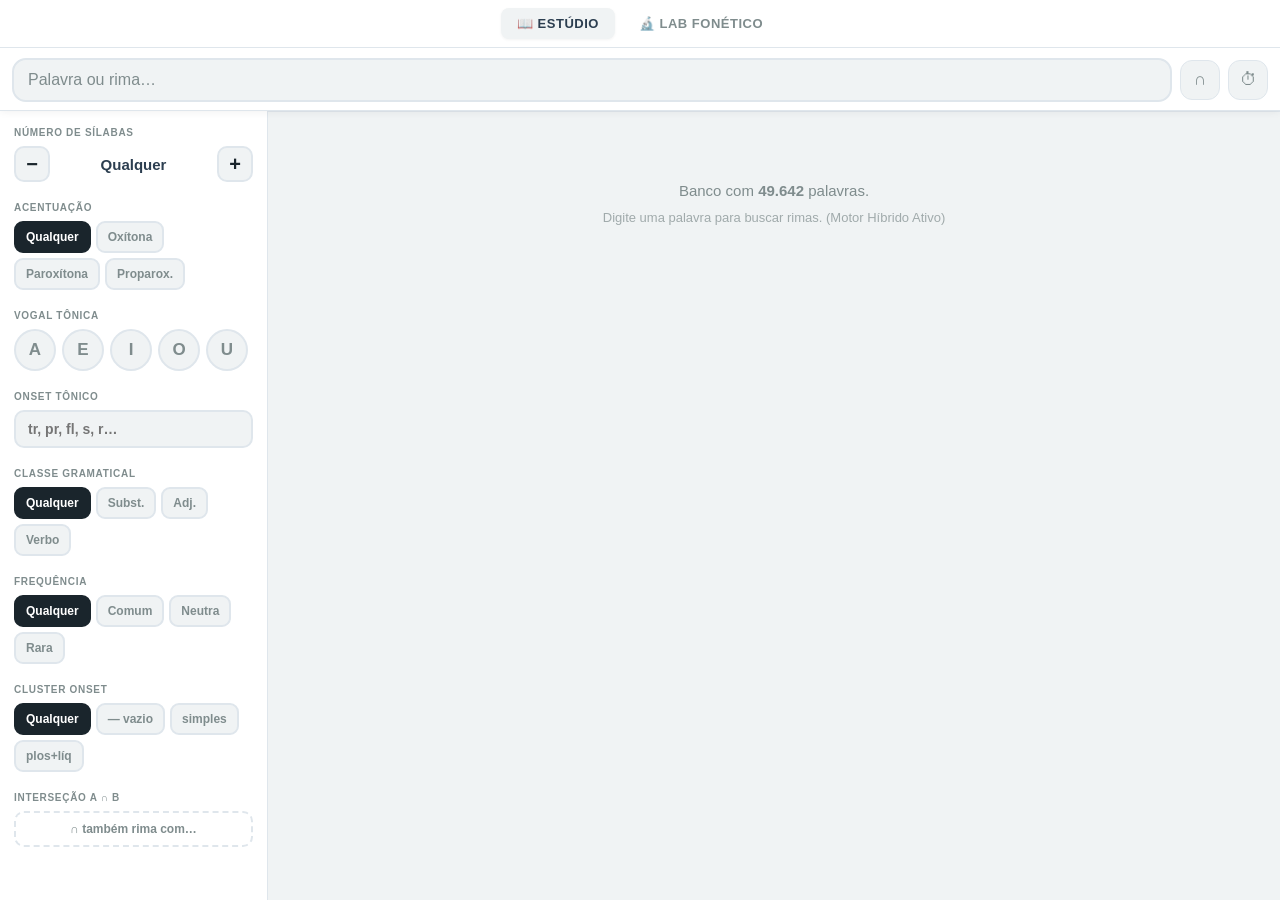
<file: exp/v02.html>
<!DOCTYPE html>
<html lang="pt-BR">
<head>
<meta charset="UTF-8">
<meta name="viewport" content="width=device-width, initial-scale=1.0, maximum-scale=1.0, user-scalable=no, interactive-widget=resizes-content">
<title>Vocalis | Rimas & Fonética</title>
<link href="https://fonts.googleapis.com/css2?family=Share+Tech+Mono&display=swap" rel="stylesheet">
<style>
/* ═══ VARIÁVEIS ORIGINAIS ══════════════════════════════════ */
:root {
  --primary:    #1A252C; --accent:     #E74C3C; --accent2:    #C0392B;
  --bg:         #F0F3F4; --surface:    #FFFFFF; --border:     #DFE6EC;
  --text:       #2C3E50; --muted:      #7F8C8D;
  --lock-bg:    #FFF4E6; --lock-color: #A04000; --lock-border:#E67E22;
  --neg-bg:     #fdecea; --neg-color:  #922b21;
  --c-rima:     #27AE60; --c-qrima:    #16A085; --c-eco:      #2980B9;
  --c-ass:      #E67E22; --c-prox:     #8E44AD; --c-ritmo:    #95A5A6;
  --safe-b:     env(safe-area-inset-bottom, 0px);
  --sidebar-w:  268px; --topbar-h: 56px;
  
  /* Cores herdadas para o Lab Fonético */
  --lab-green:  #27AE60; --lab-green-dim: rgba(39, 174, 96, 0.1);
  --lab-amber:  #E67E22; --lab-amber-dim: rgba(230, 126, 34, 0.1);
  --lab-red:    #E74C3C; --lab-cyan: #2980B9;
}
@media (prefers-color-scheme: dark) {
  :root {
    --primary:    #E8ECEF; --bg:         #181C20; --surface:    #23282E;
    --border:     #3A4048; --text:       #D5DBE0; --muted:      #8A949E;
    --lock-bg:    #3D2E1A; --lock-color: #F0A860; --lock-border:#C87820;
    --neg-bg:     #3D1A1A; --neg-color:  #F08080;
    --c-rima:     #2ECC71; --c-qrima:    #1ABC9C; --c-eco:      #3498DB;
    --c-ass:      #F39C12; --c-prox:     #9B59B6; --c-ritmo:    #7F8C8D;
    
    --lab-green: #4dff7c; --lab-green-dim: rgba(77,255,124,0.1);
    --lab-amber: #ffb84d; --lab-amber-dim: rgba(255,184,77,0.1);
    --lab-red:   #ff5555; --lab-cyan: #4dffee;
  }
}

*,*::before,*::after { box-sizing:border-box; -webkit-tap-highlight-color:transparent; }
html, body { height:100%; margin:0; padding:0; }
body {
  font-family: -apple-system, BlinkMacSystemFont, 'Segoe UI', Roboto, sans-serif;
  background: var(--bg); color: var(--text);
  display: flex; flex-direction: column; height: 100dvh; overflow: hidden;
}

/* ═══ NAVEGAÇÃO GLOBAL (TABS) ══════════════════════════════ */
#global-nav {
  display: flex; align-items: center; justify-content: center; gap: 8px;
  background: var(--surface); padding: 8px;
  border-bottom: 1px solid var(--border); flex-shrink: 0; z-index: 300;
}
.nav-tab {
  padding: 8px 16px; border-radius: 8px; border: none; background: transparent;
  font-size: 13px; font-weight: 700; color: var(--muted); cursor: pointer;
  transition: all 0.2s; letter-spacing: 0.5px; text-transform: uppercase;
}
.nav-tab.active { background: var(--bg); color: var(--text); box-shadow: 0 1px 3px rgba(0,0,0,0.05); }

/* APP VIEWS */
.app-view { flex: 1; display: none; flex-direction: column; overflow: hidden; }
.app-view.active { display: flex; }

/* ═══ CSS ORIGINAL DO INDEX (INTACTO) ══════════════════════ */
#topbar { flex-shrink: 0; background: var(--surface); border-bottom: 1px solid var(--border); padding: 10px 12px 8px; z-index: 200; box-shadow: 0 1px 8px rgba(0,0,0,0.06); position: relative;}
.search-row { display: flex; align-items: center; gap: 8px; }
.search-pill { flex: 1; display: flex; align-items: center; background: var(--bg); border: 2px solid var(--border); border-radius: 14px; overflow: hidden; transition: 0.2s; }
.search-pill:focus-within { border-color: var(--accent); box-shadow: 0 0 0 3px rgba(231,76,60,0.12); }
.search-pill input { flex: 1; background: none; border: none; outline: none; padding: 11px 0 11px 14px; font-size: 16px; font-weight: 600; color: var(--text); min-width: 0; }
.search-pill input::placeholder { color: var(--muted); font-weight: 400; }
.pill-btn { background: none; border: none; cursor: pointer; padding: 0 10px; height: 44px; display: flex; align-items: center; justify-content: center; color: var(--muted); font-size: 16px; transition: 0.15s; }
.pill-btn:active { color: var(--accent); } .pill-btn.hidden { display: none; }
.intersect-sep { font-size: 13px; font-weight: 800; color: var(--muted); padding: 0 2px; flex-shrink: 0; opacity: 0; transition: opacity 0.2s; }
.intersect-sep.visible { opacity: 1; }
#input-b-wrap { display: flex; align-items: center; max-width: 0; overflow: hidden; transition: max-width 0.3s cubic-bezier(0.25,1,0.5,1); }
#input-b-wrap.open { max-width: 160px; }
#input-b-wrap input { width: 110px; flex: none; }
.topbar-btn { width: 40px; height: 40px; border-radius: 12px; border: 1.5px solid var(--border); background: var(--bg); cursor: pointer; display: flex; align-items: center; justify-content: center; font-size: 17px; color: var(--muted); flex-shrink: 0; transition: 0.15s; }
.topbar-btn:active { background: var(--border); } .topbar-btn.active { background: var(--primary); border-color: var(--primary); color: #fff; } .topbar-btn.hidden { display: none; }
#rima-express { display: flex; gap: 6px; overflow-x: auto; padding: 6px 0 2px; scrollbar-width: none; min-height: 0; transition: max-height 0.2s; }
#rima-express:empty { display: none; } #rima-express::-webkit-scrollbar { display: none; }
.rex-chip { flex-shrink: 0; background: var(--bg); border: 1.5px solid var(--border); padding: 4px 11px; border-radius: 10px; font-size: 12px; font-weight: 600; color: var(--text); cursor: pointer; user-select: none; white-space: nowrap; transition: 0.15s; }
.rex-chip:active { transform: scale(0.93); border-color: var(--accent); }
#hist-dropdown { position: absolute; top: calc(100% + 4px); left: 0; right: 0; background: var(--surface); border: 1px solid var(--border); border-radius: 14px; padding: 8px; box-shadow: 0 8px 24px rgba(0,0,0,0.12); z-index: 300; display: none; max-height: 200px; overflow-y: auto; }
#hist-dropdown.open { display: block; }
.hist-item { padding: 9px 12px; border-radius: 8px; font-size: 14px; font-weight: 500; cursor: pointer; display: flex; align-items: center; gap: 8px; transition: background 0.1s; }
.hist-item:hover, .hist-item:active { background: var(--bg); }
.hist-item .hist-icon { color: var(--muted); font-size: 12px; }
.hist-footer { padding: 6px 12px 2px; border-top: 1px solid var(--border); margin-top: 4px; display: flex; justify-content: flex-end; }
.hist-footer button { background: none; border: none; font-size: 11px; color: var(--muted); cursor: pointer; padding: 2px 4px; }
#body-area { flex: 1; display: flex; overflow: hidden; }
#sidebar { width: var(--sidebar-w); flex-shrink: 0; background: var(--surface); border-right: 1px solid var(--border); overflow-y: auto; padding: 16px 14px calc(16px + var(--safe-b)); display: none; }
@media (min-width: 820px) { #sidebar { display: block; } }
.sb-section { margin-bottom: 20px; }
.sb-label { display: block; font-size: 10px; font-weight: 700; letter-spacing: 0.7px; text-transform: uppercase; color: var(--muted); margin-bottom: 8px; }
.stepper { display: flex; align-items: center; gap: 8px; }
.step-btn { width: 36px; height: 36px; border-radius: 10px; border: 2px solid var(--border); background: var(--bg); font-size: 20px; font-weight: 700; color: var(--primary); cursor: pointer; display: flex; align-items: center; justify-content: center; transition: 0.1s; }
.step-btn:active { transform: scale(0.88); background: var(--border); }
.step-val { font-size: 15px; font-weight: 800; flex: 1; text-align: center; }
.radio-row { display: flex; gap: 5px; flex-wrap: wrap; }
.r-btn { padding: 7px 10px; border-radius: 9px; border: 2px solid var(--border); background: var(--bg); font-size: 12px; font-weight: 600; color: var(--muted); cursor: pointer; white-space: nowrap; transition: 0.1s; }
.r-btn:active { transform: scale(0.91); } .r-btn.sel { background: var(--primary); border-color: var(--primary); color: #fff; }
.vowel-row { display: flex; gap: 6px; }
.v-btn { width: 42px; height: 42px; border-radius: 50%; border: 2px solid var(--border); background: var(--bg); font-size: 17px; font-weight: 800; color: var(--muted); cursor: pointer; display: flex; align-items: center; justify-content: center; transition: 0.1s; }
.v-btn:active { transform: scale(0.88); } .v-btn.sel { background: var(--accent); border-color: var(--accent); color: #fff; box-shadow: 0 3px 10px rgba(231,76,60,0.3); }
.sb-input { width: 100%; padding: 9px 12px; font-size: 14px; font-weight: 600; background: var(--bg); border: 2px solid var(--border); border-radius: 10px; outline: none; color: var(--text); -webkit-appearance: none; }
.sb-input:focus { border-color: var(--accent); background: var(--surface); }
.sb-intersect-wrap { margin-top: 6px; overflow: hidden; max-height: 0; transition: max-height 0.3s cubic-bezier(0.25,1,0.5,1); }
.sb-intersect-wrap.open { max-height: 80px; }
.sb-intersect-input { width: 100%; padding: 9px 12px; margin-top: 6px; font-size: 14px; font-weight: 600; background: var(--bg); border: 2px solid var(--accent); border-radius: 10px; outline: none; color: var(--text); }
.sb-intersect-btn { width: 100%; padding: 9px; border-radius: 10px; border: 2px dashed var(--border); background: none; font-size: 12px; font-weight: 600; color: var(--muted); cursor: pointer; text-align: center; }
.sb-intersect-btn:hover { border-color: var(--accent); color: var(--accent); } .sb-intersect-btn.active { border-style: solid; background: var(--primary); border-color: var(--primary); color: #fff; }
#results-zone { flex: 1; display: flex; flex-direction: column; overflow: hidden; min-width: 0; }
#subbar { flex-shrink: 0; background: var(--surface); border-bottom: 1px solid var(--border); }
#band-wrap { padding: 10px 10px 0; display: none; } #band-wrap.visible { display: block; }
#band-grid { display: grid; grid-template-columns: repeat(3, 1fr); gap: 5px; }
.band-chip { display: flex; align-items: center; gap: 6px; padding: 7px 10px; border-radius: 10px; background: var(--bg); border: 2px solid var(--border); cursor: pointer; user-select: none; transition: 0.18s; min-height: 36px; }
.band-chip:active { transform: scale(0.94); } .band-chip.dimmed { opacity: 0.28; }
.band-dot { width: 10px; height: 10px; border-radius: 50%; flex-shrink: 0; }
.band-label { font-size: 11px; font-weight: 700; color: var(--text); white-space: nowrap; overflow: hidden; text-overflow: ellipsis; flex: 1; }
.band-count { font-size: 10px; font-weight: 700; color: var(--muted); flex-shrink: 0; }
.band-chip.active { border-color: currentColor; }
#band-meta { display: flex; align-items: center; justify-content: space-between; padding: 5px 12px 4px; font-size: 11px; color: var(--muted); }
#band-clear { background: none; border: none; font-size: 11px; color: var(--muted); cursor: pointer; padding: 1px 4px; display: none; }
#band-clear:hover { color: var(--accent); } #band-clear.visible { display: inline; }
#lego-bar { display: flex; gap: 6px; flex-wrap: wrap; padding: 6px 10px 8px; align-items: center; min-height: 0; } #lego-bar:empty { display: none; }
.lego-pill { background: var(--bg); border: 2px solid var(--border); padding: 5px 11px; border-radius: 20px; font-size: 12px; font-weight: 600; color: var(--muted); cursor: pointer; user-select: none; display: flex; align-items: center; gap: 3px; touch-action: none; white-space: nowrap; transition: 0.1s;}
.lego-pill:active { transform: scale(0.91); }
.lego-pill.locked { background: var(--lock-bg); border-color: var(--lock-border); color: var(--lock-color); }
.lego-pill.negated { background: var(--neg-bg); border-color: var(--accent); color: var(--neg-color); }
#count-bar { padding: 8px 14px 6px; font-size: 12px; font-weight: 700; color: var(--muted); display: none; } #count-bar.visible { display: block; }
#viewport { flex: 1; overflow-y: auto; overflow-x: hidden; overscroll-behavior-y: contain; }
.grid { display: grid; grid-template-columns: repeat(auto-fill, minmax(104px, 1fr)); gap: 8px; padding: 12px 10px 16px; transition: opacity 0.15s ease; }
.grid.fading { opacity: 0.3; }
@media (min-width: 540px) { .grid { grid-template-columns: repeat(auto-fill, minmax(120px, 1fr)); gap: 9px; } }
@media (min-width: 820px) { .grid { grid-template-columns: repeat(auto-fill, minmax(114px, 1fr)); gap: 9px; padding: 14px 12px; } }
.word-card { background: var(--surface); border: 2px solid var(--border); border-radius: 12px; padding: 10px 6px 7px; text-align: center; font-size: 15px; font-weight: 500; cursor: pointer; user-select: none; transition: transform 0.1s, border-color 0.15s; display: flex; flex-direction: column; align-items: center; gap: 3px; }
.word-card:active { transform: scale(0.91); }
.word-card.b-rima  { border-color: var(--c-rima); } .word-card.b-qrima { border-color: var(--c-qrima); }
.word-card.b-eco   { border-color: var(--c-eco); }  .word-card.b-ass   { border-color: var(--c-ass); }
.word-card.b-prox  { border-color: var(--c-prox); } .word-card.b-ritmo { border-color: var(--c-ritmo); }
.tonica { font-weight: 800; color: var(--accent); }
.card-rkey { font-size: 9px; font-weight: 600; color: var(--muted); opacity: 0.65; letter-spacing: 0.02em; max-width: 100%; overflow: hidden; text-overflow: ellipsis; white-space: nowrap; }
.empty-state { padding: 52px 24px; text-align: center; color: var(--muted); font-size: 15px; line-height: 1.7; grid-column: 1/-1; }
.loader { display: block; width: 26px; height: 26px; margin: 0 auto 12px; border-radius: 50%; border: 3px solid var(--border); border-top-color: var(--accent); animation: spin 0.8s linear infinite; }
@keyframes spin { to { transform: rotate(360deg); } }
#status-text { font-size: 11px; color: var(--muted); text-align: center; padding: 8px; }

/* ═══ CSS DO LABORATÓRIO FONÉTICO ══════════════════════════ */
#app-lab { background: var(--bg); overflow-y: auto; font-family: 'Share Tech Mono', monospace; padding: 16px; }
.lab-grid { display: grid; grid-template-columns: 280px 1fr; gap: 12px; max-width: 1200px; margin: 0 auto; width: 100%; }
@media(max-width: 800px){ .lab-grid { grid-template-columns: 1fr; } }
.lab-panel { background: var(--surface); border: 1px solid var(--border); border-radius: 12px; overflow: hidden; }
.lab-header { font-size: 10px; font-family: sans-serif; font-weight: 700; text-transform: uppercase; color: var(--muted); padding: 12px; border-bottom: 1px solid var(--border); background: var(--bg); }
.c-btn-lab { width: 36px; height: 36px; background: var(--surface); border: 1px solid var(--border); border-radius: 6px; color: var(--text); font-family: 'Share Tech Mono', monospace; font-size: 16px; cursor: pointer; display: inline-flex; align-items: center; justify-content: center; margin: 2px; }
.c-btn-lab:hover { border-color: var(--lab-green); color: var(--lab-green); }
.c-btn-lab.active { background: var(--lab-green-dim); border-color: var(--lab-green); color: var(--lab-green); box-shadow: 0 0 8px rgba(39,174,96,0.2); }
.selected-sym { font-size: 48px; color: var(--lab-green); text-align: center; display: block; padding: 16px 0; border-bottom: 1px solid var(--border); }
.feat-pill { font-size: 10px; font-family: sans-serif; padding: 2px 6px; border-radius: 4px; border: 1px solid var(--border); margin: 2px; display: inline-block; }
.feat-pill.active { background: var(--lab-green-dim); border-color: var(--lab-green); color: var(--lab-green); }

.view-tabs { display: flex; border-bottom: 1px solid var(--border); }
.v-tab { flex: 1; background: none; border: none; font-family: sans-serif; font-size: 11px; font-weight: 700; color: var(--muted); padding: 12px; cursor: pointer; text-transform: uppercase; }
.v-tab.active { color: var(--lab-amber); border-bottom: 2px solid var(--lab-amber); background: var(--lab-amber-dim); }
.lab-view { display: none; padding: 12px; } .lab-view.active { display: block; }

.matrix-table { border-collapse: separate; border-spacing: 2px; width: 100%; overflow-x: auto; display: block; }
.matrix-table th { font-size: 11px; color: var(--muted); padding: 4px; min-width: 28px; }
.matrix-table td { width: 28px; height: 28px; text-align: center; font-size: 10px; cursor: pointer; border-radius: 4px; transition: transform 0.1s; }
.matrix-table td:hover { transform: scale(1.2); z-index: 10; }
.neighbor-item { display: grid; grid-template-columns: 30px 40px 1fr; align-items: center; gap: 8px; padding: 6px; border-bottom: 1px solid var(--bg); font-size: 12px; }
.cost-bar-bg { height: 4px; background: var(--border); border-radius: 2px; width: 100%; }
.cost-bar-fill { height: 100%; border-radius: 2px; background: var(--lab-green); transition: width 0.3s;}
</style>
</head>
<body>

<!-- GLOBAL NAV -->
<nav id="global-nav">
  <button class="nav-tab active" onclick="switchApp('dict')">📖 Estúdio</button>
  <button class="nav-tab" onclick="switchApp('lab')">🔬 Lab Fonético</button>
</nav>

<!-- =========================================================================
     APP 1: ESTÚDIO DE RIMAS (UI 100% ORIGINAL)
     ========================================================================= -->
<div id="app-dict" class="app-view active">
  <div id="topbar">
    <div class="search-row">
      <div class="search-pill" id="search-pill">
        <input type="search" id="input-a" placeholder="Palavra ou rima…" autocorrect="off" autocapitalize="none" spellcheck="false">
        <span class="intersect-sep" id="intersect-sep">∩</span>
        <div id="input-b-wrap">
          <input type="search" id="input-b" placeholder="segunda palavra" autocorrect="off" autocapitalize="none" spellcheck="false">
        </div>
        <button class="pill-btn hidden" id="btn-clear-a">✕</button>
      </div>
      <button class="topbar-btn" id="btn-intersect">∩</button>
      <button class="topbar-btn" id="btn-hist">⏱</button>
    </div>
    <div id="rima-express"></div>
    <div id="hist-dropdown">
      <div id="hist-list"></div>
      <div class="hist-footer"><button onclick="clearHistorico()">Limpar histórico</button></div>
    </div>
  </div>

  <div id="body-area">
    <aside id="sidebar">
      <div class="sb-section">
        <span class="sb-label">Número de sílabas</span>
        <div class="stepper">
          <button class="step-btn" onclick="stepSilabas(-1)">−</button>
          <span class="step-val" id="step-val">Qualquer</span>
          <button class="step-btn" onclick="stepSilabas(1)">+</button>
        </div>
      </div>
      <div class="sb-section">
        <span class="sb-label">Acentuação</span>
        <div class="radio-row">
          <button class="r-btn sel" data-acento="" onclick="setAcento(null)">Qualquer</button>
          <button class="r-btn" data-acento="ox"  onclick="setAcento('ox')">Oxítona</button>
          <button class="r-btn" data-acento="px"  onclick="setAcento('px')">Paroxítona</button>
          <button class="r-btn" data-acento="ppx" onclick="setAcento('ppx')">Proparox.</button>
        </div>
      </div>
      <div class="sb-section">
        <span class="sb-label">Vogal tônica</span>
        <div class="vowel-row">
          <button class="v-btn" data-vogal="a" onclick="setVogal('a')">A</button>
          <button class="v-btn" data-vogal="e" onclick="setVogal('e')">E</button>
          <button class="v-btn" data-vogal="i" onclick="setVogal('i')">I</button>
          <button class="v-btn" data-vogal="o" onclick="setVogal('o')">O</button>
          <button class="v-btn" data-vogal="u" onclick="setVogal('u')">U</button>
        </div>
      </div>
      <div class="sb-section">
        <span class="sb-label">Onset tônico</span>
        <input id="onset-input" class="sb-input" type="text" placeholder="tr, pr, fl, s, r…">
      </div>
      <div class="sb-section">
        <span class="sb-label">Classe gramatical</span>
        <div class="radio-row">
          <button class="r-btn sel" data-classe="" onclick="setClasse(null)">Qualquer</button>
          <button class="r-btn" data-classe="sub" onclick="setClasse('sub')">Subst.</button>
          <button class="r-btn" data-classe="adj" onclick="setClasse('adj')">Adj.</button>
          <button class="r-btn" data-classe="vrb" onclick="setClasse('vrb')">Verbo</button>
        </div>
      </div>
      <div class="sb-section">
        <span class="sb-label">Frequência</span>
        <div class="radio-row">
          <button class="r-btn sel" data-freq="" onclick="setFreq(null)">Qualquer</button>
          <button class="r-btn" data-freq="comum" onclick="setFreq('comum')">Comum</button>
          <button class="r-btn" data-freq="media" onclick="setFreq('media')">Neutra</button>
          <button class="r-btn" data-freq="rara"  onclick="setFreq('rara')">Rara</button>
        </div>
      </div>
      <div class="sb-section">
        <span class="sb-label">Cluster onset</span>
        <div class="radio-row">
          <button class="r-btn sel" data-fam="" onclick="setFamilia(null)">Qualquer</button>
          <button class="r-btn" data-fam="vz" onclick="setFamilia('vz')">— vazio</button>
          <button class="r-btn" data-fam="si" onclick="setFamilia('si')">simples</button>
          <button class="r-btn" data-fam="pl" onclick="setFamilia('pl')">plos+líq</button>
        </div>
      </div>
      <div class="sb-section">
        <span class="sb-label">Interseção A ∩ B</span>
        <button class="sb-intersect-btn" id="sb-intersect-btn" onclick="toggleIntersect()">∩ também rima com…</button>
        <div class="sb-intersect-wrap" id="sb-intersect-wrap">
          <input id="sb-input-b" class="sb-intersect-input" type="search" placeholder="Segunda palavra…">
        </div>
      </div>
      <div id="status-text"></div>
    </aside>

    <div id="results-zone">
      <div id="subbar">
        <div id="band-wrap">
          <div id="band-grid"></div>
          <div id="band-meta">
            <span id="band-count-label"></span>
            <button id="band-clear" onclick="clearBandFilter()">✕ limpar filtro</button>
          </div>
        </div>
        <div id="lego-bar"></div>
        <div id="count-bar"></div>
      </div>
      <div id="viewport">
        <div class="grid" id="grid">
          <div class="empty-state" id="empty-state">
            <span class="loader"></span>
            Carregando banco de palavras…<br><span style="font-size:13px;opacity:0.7">Motor Híbrido: Fonético + Morfológico</span>
          </div>
        </div>
        <div id="sentinel"></div>
      </div>
    </div>
  </div>
</div>

<!-- =========================================================================
     APP 2: LABORATÓRIO FONÉTICO (ABA SECUNDÁRIA)
     ========================================================================= -->
<div id="app-lab" class="app-view">
  <div class="lab-grid">
    <div class="lab-panel">
      <div class="lab-header">Traços Articulatórios (Chomsky-Halle)</div>
      <div class="selected-sym" id="lab-sym">?</div>
      <div id="lab-feats" style="padding: 12px; border-bottom: 1px solid var(--border); text-align: center;"></div>
      <div id="lab-consonants" style="padding: 12px;"></div>
    </div>
    <div class="lab-panel">
      <div class="view-tabs">
        <button class="v-tab active" onclick="switchLabTab('neighbors')">Vizinhos Acústicos</button>
        <button class="v-tab" onclick="switchLabTab('matrix')">Matriz Completa</button>
      </div>
      <div id="lab-tab-neighbors" class="lab-view active">
        <div id="lab-neighbors-list">Selecione uma consoante ao lado.</div>
      </div>
      <div id="lab-tab-matrix" class="lab-view">
        <table class="matrix-table" id="lab-matrix"></table>
      </div>
    </div>
  </div>
</div>

<script>
'use strict';

/* ═══════════════════════════════════════════════════════════════
   1. MOTOR FONÉTICO IPA (O que estava no script 2)
═══════════════════════════════════════════════════════════════ */
const FEATURE_WEIGHTS = {
  voiced: 0.15, labial: 0.30, coronal: 0.20, dorsal: 0.30, glottal: 0.30,
  anterior: 0.15, distributed: 0.15,
  sonorant: 0.40, continuant: 0.35, nasal: 0.25, lateral: 0.25,
  trill: 0.30, tap: 0.25, approximant: 0.35, affricate: 0.30,
};

const CONSONANTS = {
  'p':  { voiced:false, labial:true,  coronal:false, dorsal:false },
  'b':  { voiced:true,  labial:true,  coronal:false, dorsal:false },
  'm':  { voiced:true,  labial:true,  coronal:false, dorsal:false, sonorant:true,  nasal:true },
  'f':  { voiced:false, labial:true,  coronal:false, dorsal:false, continuant:true, distributed:true },
  'v':  { voiced:true,  labial:true,  coronal:false, dorsal:false, continuant:true, distributed:true },
  't':  { voiced:false, labial:false, coronal:true,  dorsal:false, anterior:true },
  'd':  { voiced:true,  labial:false, coronal:true,  dorsal:false, anterior:true },
  'n':  { voiced:true,  labial:false, coronal:true,  dorsal:false, sonorant:true, nasal:true, anterior:true },
  's':  { voiced:false, labial:false, coronal:true,  dorsal:false, continuant:true, anterior:true },
  'z':  { voiced:true,  labial:false, coronal:true,  dorsal:false, continuant:true, anterior:true },
  'l':  { voiced:true,  labial:false, coronal:true,  dorsal:false, sonorant:true, continuant:true, lateral:true, approximant:true, anterior:true },
  'ɾ':  { voiced:true,  labial:false, coronal:true,  dorsal:false, sonorant:true, tap:true, anterior:true },
  'r':  { voiced:true,  labial:false, coronal:true,  dorsal:false, sonorant:true, trill:true, anterior:true },
  'ʃ':  { voiced:false, labial:false, coronal:true,  dorsal:false, continuant:true, distributed:true },
  'ʒ':  { voiced:true,  labial:false, coronal:true,  dorsal:false, continuant:true, distributed:true },
  'tʃ': { voiced:false, labial:false, coronal:true,  dorsal:false, affricate:true, distributed:true },
  'dʒ': { voiced:true,  labial:false, coronal:true,  dorsal:false, affricate:true, distributed:true },
  'ɲ':  { voiced:true,  labial:false, coronal:true,  dorsal:true,  sonorant:true, nasal:true, distributed:true },
  'ʎ':  { voiced:true,  labial:false, coronal:true,  dorsal:false, sonorant:true, continuant:true, lateral:true, approximant:true, distributed:true },
  'j':  { voiced:true,  labial:false, coronal:false, dorsal:true,  sonorant:true, continuant:true, approximant:true },
  'k':  { voiced:false, labial:false, coronal:false, dorsal:true },
  'g':  { voiced:true,  labial:false, coronal:false, dorsal:true },
  'ŋ':  { voiced:true,  labial:false, coronal:false, dorsal:true,  sonorant:true, nasal:true },
  'x':  { voiced:false, labial:false, coronal:false, dorsal:true,  continuant:true },
  'w':  { voiced:true,  labial:true,  coronal:false, dorsal:true,  sonorant:true, continuant:true, approximant:true },
  'ʁ':  { voiced:true,  labial:false, coronal:false, dorsal:true,  continuant:true },
  'h':  { voiced:false, glottal:true, continuant:true }
};

const ORTHO_TO_IPA = {
  'p':'p', 'b':'b', 'm':'m', 'f':'f', 'v':'v', 't':'t', 'd':'d', 'n':'n',
  's':'s', 'z':'z', 'l':'l', 'r':'ʁ', 'rr':'ʁ', 'c':'k', 'qu':'k', 'g':'g', 'gu':'g',
  'ch':'ʃ', 'x':'ʃ', 'j':'ʒ', 'lh':'ʎ', 'nh':'ɲ',
  'pr':['p','ɾ'], 'br':['b','ɾ'], 'tr':['t','ɾ'], 'dr':['d','ɾ'], 'cr':['k','ɾ'], 'gr':['g','ɾ'], 'fr':['f','ɾ'], 'vr':['v','ɾ'],
  'pl':['p','l'], 'bl':['b','l'], 'cl':['k','l'], 'gl':['g','l'], 'fl':['f','l']
};

function getIPA(onset) {
  if (!onset) return [];
  let o = onset.toLowerCase();
  if (ORTHO_TO_IPA[o]) return Array.isArray(ORTHO_TO_IPA[o]) ? ORTHO_TO_IPA[o] : [ORTHO_TO_IPA[o]];
  return o.split('').map(c => ORTHO_TO_IPA[c] || c);
}

function phoneticDistance(s1, s2) {
  const c1 = CONSONANTS[s1], c2 = CONSONANTS[s2];
  if (!c1 || !c2) return { cost: null };
  if (s1 === s2) return { cost: 0 };
  let raw = 0;
  const totalMax = Object.values(FEATURE_WEIGHTS).reduce((a,b)=>a+b, 0);
  for (const f of Object.keys(FEATURE_WEIGHTS)) {
    if ((c1[f]||false) !== (c2[f]||false)) raw += FEATURE_WEIGHTS[f];
  }
  return { cost: raw / totalMax };
}

function calcOnsetPhoneticCost(o1, o2) {
  let i1 = getIPA(o1), i2 = getIPA(o2);
  if (i1.length === 0 && i2.length === 0) return 0;
  if (i1.length === 0 || i2.length === 0) return 1;
  let cost = 0;
  let len = Math.max(i1.length, i2.length);
  for(let i=0; i<len; i++) {
    let s1 = i1[i], s2 = i2[i];
    if (!s1 || !s2) { cost += 0.5; continue; } 
    let d = phoneticDistance(s1, s2);
    cost += d.cost !== null ? d.cost : 1;
  }
  return cost / len;
}

/* ═══════════════════════════════════════════════════════════════
   2. MOTOR DE PARSING PT-BR (100% INTACTO DO INDEX ORIGINAL)
═══════════════════════════════════════════════════════════════ */
const vRegex = /[aeiouáàâãéêíóôõúü]/i;

function tratarHiatosVogais(blocoVoc, pLower) {
    if (blocoVoc.length <= 1) return [blocoVoc];
    let resultado = [], atual = blocoVoc[0];
    for (let i = 1; i < blocoVoc.length; i++) {
        let char = blocoVoc[i], par = (atual.slice(-1) + char).toLowerCase();
        let formamDitongo   = /^(ai|au|ei|eu|iu|oi|ou|ui|ão|õe|ãe)$/.test(par);
        let vogaisIdenticas = par[0] === par[1];
        let temHiatoAcent   = /[aeiouáéíóúâêôãõü][íú]/.test(par);
        let ehHiatoFinal    = /^(ai|ui|au|oe)$/.test(par) &&
                              (pLower.endsWith(par+"r")||pLower.endsWith(par+"z")||pLower.endsWith(par+"l"));
        let seguidoDeNh     = pLower.includes(par+"nh");
        let pos = pLower.indexOf(par);
        let seguidoDeNasal  = pos >= 0 && pLower[pos+2] === 'n' && pos+3 < pLower.length && !vRegex.test(pLower[pos+3]);
        let formaHiatoDit   = false;
        if (blocoVoc.length >= 3 && /^[aeo]$/.test(atual.slice(-1))) {
            let prox = blocoVoc[i+1] ? blocoVoc[i+1].toLowerCase() : "";
            if (/^(iu|ia|io|ie|ui)$/.test(char+prox)) formaHiatoDit = true;
        }
        if (formamDitongo && !temHiatoAcent && !vogaisIdenticas && !ehHiatoFinal && !seguidoDeNh && !seguidoDeNasal && !formaHiatoDit)
            atual += char;
        else { resultado.push(atual); atual = char; }
    }
    resultado.push(atual);
    return resultado;
}

function separarConsoantes(cBlock) {
    if (cBlock.length <= 1) return ["", cBlock];
    let tL = cBlock.toLowerCase();
    if (cBlock.length === 2) {
        if (/^(ch|lh|nh|gu|qu|br|cr|dr|fr|gr|pr|tr|vr|bl|cl|fl|gl|pl|tl)$/.test(tL)) return ["", cBlock];
        return [cBlock.slice(0,1), cBlock.slice(1)];
    }
    if (/^(ch|lh|nh|gu|qu|br|cr|dr|fr|gr|pr|tr|vr|bl|cl|fl|gl|pl|tl)$/.test(tL.slice(-2)))
        return [cBlock.slice(0,-2), cBlock.slice(-2)];
    return [cBlock.slice(0,-1), cBlock.slice(-1)];
}

function silabificar(palavra) {
    let blocos =[], tipoAt = '', textoAt = '';
    for (let i = 0; i < palavra.length; i++) {
        let ch = palavra[i], chL = ch.toLowerCase();
        if ((chL==='q'||chL==='g') && palavra[i+1] && palavra[i+1].toLowerCase()==='u'
            && palavra[i+2] && vRegex.test(palavra[i+2])) {
            if (tipoAt==='V') { blocos.push({tipo:'V',texto:textoAt}); textoAt=''; }
            blocos.push({tipo:'C',texto:ch+palavra[i+1]}); i++; tipoAt=''; continue;
        }
        let tipo = vRegex.test(ch) ? 'V' : 'C';
        if (tipo !== tipoAt) { if (textoAt) blocos.push({tipo:tipoAt,texto:textoAt}); tipoAt=tipo; textoAt=ch; }
        else textoAt += ch;
    }
    if (textoAt) blocos.push({tipo:tipoAt,texto:textoAt});
    let bExp =[];
    for (let b of blocos) {
        if (b.tipo==='V') tratarHiatosVogais(b.texto, palavra.toLowerCase()).forEach(v=>bExp.push({tipo:'V',texto:v}));
        else bExp.push(b);
    }
    let idxV = bExp.reduce((a,b,i)=>(b.tipo==='V'?[...a,i]:a),[]);
    if (!idxV.length) return [palavra];
    let sil = new Array(idxV.length).fill("");
    for (let i=0; i<idxV[0]; i++) sil[0] += bExp[i].texto;
    for (let k=0; k<idxV.length-1; k++) {
        sil[k] += bExp[idxV[k]].texto;
        let cT=""; for (let j=idxV[k]+1; j<idxV[k+1]; j++) cT+=bExp[j].texto;
        let [esq,dir] = separarConsoantes(cT); sil[k]+=esq; sil[k+1]+=dir;
    }
    let uV = idxV[idxV.length-1];
    sil[sil.length-1] += bExp[uV].texto;
    for (let i=uV+1; i<bExp.length; i++) sil[sil.length-1]+=bExp[i].texto;
    return sil;
}

function identificarTonica(silabas, p) {
    let t = p.toLowerCase();
    for (let i=0;i<silabas.length;i++) if(/[áéíóúâêô]/i.test(silabas[i])) return i;
    for (let i=0;i<silabas.length;i++) if(/[ãõ]/i.test(silabas[i])) return i;
    if (t.match(/(r|l|z|x|i|is|u|us|im|ins|um|uns)$/)) return silabas.length-1;
    if (t.match(/(a|as|e|es|o|os|am|em|ens)$/))        return Math.max(0,silabas.length-2);
    return Math.max(0,silabas.length-2);
}

function normV(s) {
    return s.toLowerCase().replace(/[áàâ]/g,'a').replace(/[éê]/g,'e').replace(/í/g,'i').replace(/[óô]/g,'o').replace(/[úü]/g,'u');
}

const CLUSTER_FAM = {
    br:'pl',cr:'pl',dr:'pl',fr:'fl',gr:'pl',pr:'pl',tr:'pl',vr:'fl',
    bl:'pl',cl:'pl',fl:'fl',gl:'pl',pl:'pl',tl:'pl', ch:'af',lh:'lp',nh:'np'
};
const ACENT_LABEL  = { ox:'Oxítona', px:'Paroxítona', ppx:'Proparoxítona', spx:'Superproparox.' };
const FAM_LABEL    = { pl:'plos+líq', fl:'fric+líq', af:'ch', lp:'lh', np:'nh', si:'simples', vz:'—', cx:'complexo' };
const CLASSE_LABEL = { sub:'Subst.', adj:'Adj.', vrb:'Verbo', adv:'Adv.', outro:'Outro' };
const FREQ_LABEL   = { comum:'Comum', media:'Neutra', rara:'Rara' };

function calcOnset(sil)        { let m=sil.match(/^([^aeiouáàâãéêíóôõúü]*)/i); return m?m[1].toLowerCase():''; }
function calcVogalT(sil)       { let m=sil.match(/[aeiouáàâãéêíóôõúü]/i); return m?normV(m[0]):''; }
function calcVogaisRima(sil,ti){ return normV(sil.slice(ti).join('')).replace(/[^aeiouãõ]/g,''); }
function calcEspinha(p)        { return normV(p).replace(/[^aeiouãõ]/g,''); }
function calcAssC(sil,ti) {
    let span = sil.slice(ti).join('').toLowerCase().replace(/[aeiouáàâãéêíóôõúü]/g,'');
    return [...new Set(span)].sort().join('');
}
function calcFam(o)  { return !o?'vz':o.length===1?'si':(CLUSTER_FAM[o]||'cx'); }
function calcAcent(sil,ti) { let d=sil.length-1-ti; return d===0?'ox':d===1?'px':d===2?'ppx':'spx'; }
function extrairRima(sil,ti)   { let pf=sil.slice(ti).join(''),m=pf.match(vRegex); return m?pf.slice(m.index).toLowerCase():pf.toLowerCase(); }
function calcCoda(p) { let pL = p.toLowerCase(); for (let i = pL.length - 1; i >= 0; i--) { if (vRegex.test(pL[i])) return pL.slice(i + 1); } return ''; }
function calcFreq(p, numSil) { let len = p.length; if (len <= 4 || (numSil <= 2 && len <= 6)) return 'comum'; if (len >= 12 || numSil >= 6) return 'rara'; return 'media'; }
function levenshtein(a, b) {
    let la = a.length, lb = b.length;
    if (la === 0) return lb; if (lb === 0) return la;
    let prev = Array.from({length: lb + 1}, (_, i) => i);
    for (let i = 1; i <= la; i++) {
        let curr = [i];
        for (let j = 1; j <= lb; j++) {
            curr[j] = a[i-1] === b[j-1] ? prev[j-1] : 1 + Math.min(prev[j-1], prev[j], curr[j-1]);
        }
        prev = curr;
    }
    return prev[lb];
}
function calcClasse(p) {
    const pL = p.toLowerCase(), len = pL.length;
    if (pL.endsWith('mente')) return 'adv';
    if (/(?:ção|são|xão|dade|tude|ismo|ista|eiro|eira|agem|igem|mento|ência|ância|encia|ancia|ança|ença|eza)$/.test(pL)) return 'sub';
    if (/(?:oso|osa|ivo|iva|ável|ível)$/.test(pL)) return 'adj';
    if (/(?:ando|endo|indo|asse|esse|isse|aria|eria|iria|aram|eram|iram|rria)$/.test(pL)) return 'vrb';
    if (/(?:ar|er|ir)$/.test(pL) && len > 3) return 'vrb';
    return 'outro';
}

function perfilFonetico(palavra) {
    let pL = palavra.toLowerCase().trim();
    if (!pL || !/[a-záàâãéêíóôõúü]/i.test(pL)) return null;
    let sil = silabificar(pL), ti = identificarTonica(sil, pL), onset = calcOnset(sil[ti]);
    let numSil = sil.length;
    return {
        palavra: pL, silabas: sil, tonicaIndex: ti, numSilabas: numSil,
        acentuacao: calcAcent(sil, ti), rimaPerfeita: extrairRima(sil, ti),
        vogaisRima: calcVogaisRima(sil, ti), onsetTonico: onset,
        vogalTonica: calcVogalT(sil[ti]), espinhaVocal: calcEspinha(pL),
        assConsonantal: calcAssC(sil, ti), familiaCluster: calcFam(onset),
        coda: calcCoda(pL), classe: calcClasse(pL), freq: calcFreq(pL, numSil),
    };
}

/* ═══════════════════════════════════════════════════════════════
   3. SCORING HÍBRIDO (Aqui a matemática do Phonetic Explorer atua)
═══════════════════════════════════════════════════════════════ */
function calcScore(item, alvo, setOnset, setAssC, lenAssC) {
    let s = 0;
    if (item.rimaPerfeita === alvo.rimaPerfeita) {
        s += 100;
    } else if (alvo.rimaPerfeita.length >= 2) {
        let d = levenshtein(item.rimaPerfeita, alvo.rimaPerfeita);
        if (d === 1) s += 70;
        else if (d === 2 && alvo.rimaPerfeita.length >= 3) s += 40;
    }
    
    if (alvo.vogaisRima && item.vogaisRima === alvo.vogaisRima) s += 60;
    
    // ======== INTEGRAÇÃO FONÉTICA IPA ========
    if (alvo.onsetTonico) {
        if (item.onsetTonico === alvo.onsetTonico) {
            s += 50;
        } else if (item.onsetTonico) {
            let dist = calcOnsetPhoneticCost(item.onsetTonico, alvo.onsetTonico);
            if (dist <= 0.15) s += 40;      // Muito próximo articulatóriamente (P e B)
            else if (dist <= 0.35) s += 25; // Próximo (T e K)
            else if (dist <= 0.55) s += 10;
        }
    }
    // =========================================

    if (alvo.familiaCluster !== 'vz' && alvo.familiaCluster !== 'si'
        && item.familiaCluster === alvo.familiaCluster) s += 20;
    if (lenAssC > 0 && item.assConsonantal) {
        let inter = 0;
        for (let c of item.assConsonantal) if (setAssC.has(c)) inter++;
        let union = lenAssC + item.assConsonantal.length - inter;
        if (union > 0 && inter / union >= 0.5) s += 30;
    }
    if (alvo.espinhaVocal.length > 1 && item.espinhaVocal === alvo.espinhaVocal) s += 40;
    if (alvo.vogalTonica && item.vogalTonica === alvo.vogalTonica) s += 15;
    if (item.numSilabas === alvo.numSilabas && item.acentuacao === alvo.acentuacao) s += 10;
    return s;
}

const BANDAS =[
    { key:160, label:'Rima',        cls:'b-rima',  color:'var(--c-rima)'  },
    { key:130, label:'Quase-rima',  cls:'b-qrima', color:'var(--c-qrima)' },
    { key:100, label:'Eco forte',   cls:'b-eco',   color:'var(--c-eco)'   },
    { key:60,  label:'Assonância',  cls:'b-ass',   color:'var(--c-ass)'   },
    { key:25,  label:'Proximidade', cls:'b-prox',  color:'var(--c-prox)'  },
    { key:10,  label:'Ritmo',       cls:'b-ritmo', color:'var(--c-ritmo)' },
];
function getBandaKey(score) {
    if (score >= 160) return 160; if (score >= 130) return 130;
    if (score >= 100) return 100; if (score >= 60)  return 60;
    if (score >= 25)  return 25;  return 10;
}

/* ═══════════════════════════════════════════════════════════════
   4. ESTADO GLOBAL E UI DO ESTÚDIO DE RIMAS (100% INTACTO)
═══════════════════════════════════════════════════════════════ */
let dicionario =[];
let alvoAtual = null; let alvoB = null;
let FILTROS = { numSilabas: null, acentuacao: null, vogalTonica: null, onsetTonico: null, familiaCluster: null, classe: null, freq: null };
let FILTROS_NEG = {};
let resultadosFiltrados = []; let resultadosVisiveis =[]; let FILTRO_BANDAS = new Set();
let itemsRenderizados = 0; const CHUNK = 60; let iObserver = null; let buildSilabas = 0;

const CAMPOS_MOLDE =['rimaPerfeita','vogaisRima','espinhaVocal','onsetTonico','familiaCluster','coda','classe','freq'];

async function indexarDicionario() {
    let st = document.getElementById('status-text');
    st.textContent = 'Baixando palavras.txt…';
    try {
        const resp = await fetch('../dic/palavras.txt');
        if (!resp.ok) throw new Error();
        const lista = (await resp.text()).split(/\r?\n/).map(p => p.trim());
        st.textContent = `Indexando ${lista.length.toLocaleString('pt-BR')} palavras…`;
        setTimeout(() => {
            dicionario = lista.map(p => perfilFonetico(p)).filter(Boolean);
            st.textContent = '';
            document.getElementById('empty-state').innerHTML =
                `Banco com <b>${dicionario.length.toLocaleString('pt-BR')}</b> palavras.<br>
                 <span style="font-size:13px;opacity:0.7">Digite uma palavra para buscar rimas. (Motor Híbrido Ativo)</span>`;
            renderHistorico(); _restoreFromHash();
            if (alvoAtual || Object.values(FILTROS).some(v => v !== null)) processarBusca();
        }, 30);
    } catch(e) {
        // Fallback p/ demo
        const demo = "faca vaca maca paca placa fraca saca jaca prata lata nata mata gata chata rima lima prima clima cima animal fatal canal banal porta torta morta".split(' ');
        dicionario = demo.map(perfilFonetico).filter(Boolean);
        st.textContent = 'Modo Demo Local Ativo';
        document.getElementById('empty-state').innerHTML = 'Banco de demonstração. Digite uma palavra...';
    }
}

function processarBusca() {
    let temCriterio = alvoAtual !== null || Object.values(FILTROS).some(v => v !== null);
    if (!temCriterio) { resultadosFiltrados =[]; renderResultados(); return; }
    
    let base = alvoAtual ? dicionario.filter(i => i.palavra !== alvoAtual.palavra) : dicionario;
    if (alvoB) base = base.filter(i => i.palavra !== alvoB.palavra);
    
    let filtrados = base.filter(item => {
        for (let [k, v] of Object.entries(FILTROS)) {
            if (v === null) continue;
            let match = item[k] === v;
            if (FILTROS_NEG[k]) { if (match) return false; } else { if (!match) return false; }
        }
        return true;
    });

    if (alvoAtual) {
        let setOnsetA = new Set(alvoAtual.onsetTonico);
        let setAsscA  = new Set(alvoAtual.assConsonantal);
        let lenAsscA  = alvoAtual.assConsonantal.length;
        if (alvoB) {
            let setOnsetB = new Set(alvoB.onsetTonico);
            let setAsscB  = new Set(alvoB.assConsonantal);
            let lenAsscB  = alvoB.assConsonantal.length;
            resultadosFiltrados = filtrados.map(i => {
                let sA = calcScore(i, alvoAtual, setOnsetA, setAsscA, lenAsscA);
                let sB = calcScore(i, alvoB, setOnsetB, setAsscB, lenAsscB);
                return { ...i, score: Math.min(sA, sB) };
            }).filter(i => i.score > 0).sort((a, b) => b.score - a.score);
        } else {
            resultadosFiltrados = filtrados.map(i => ({ ...i, score: calcScore(i, alvoAtual, setOnsetA, setAsscA, lenAsscA) }))
                .filter(i => i.score > 0).sort((a, b) => b.score - a.score);
        }
    } else {
        resultadosFiltrados = filtrados.map(i => ({ ...i, score: 0 })).sort((a, b) => a.palavra.localeCompare(b.palavra, 'pt-BR'));
    }
    renderResultados(); _updateHash();
}

function renderResultados() {
    resultadosVisiveis = FILTRO_BANDAS.size === 0 ? resultadosFiltrados : resultadosFiltrados.filter(i => FILTRO_BANDAS.has(getBandaKey(i.score)));
    _renderBandChips(); renderLegoBar(); _updateCountBar(); _rebuildGrid();
}

function _updateCountBar() {
    let bar = document.getElementById('count-bar');
    if (alvoAtual) { bar.classList.remove('visible'); return; }
    let n = resultadosFiltrados.length;
    let hasFiltro = Object.values(FILTROS).some(v => v !== null);
    if (!hasFiltro || n === 0) { bar.classList.remove('visible'); return; }
    bar.textContent = `${n.toLocaleString('pt-BR')} palavra${n !== 1 ? 's' : ''}`;
    bar.classList.add('visible');
}

function _rebuildGrid() {
    let grid = document.getElementById('grid');
    grid.classList.add('fading'); grid.innerHTML = ''; itemsRenderizados = 0;
    if (iObserver) { iObserver.disconnect(); iObserver = null; }
    if (resultadosVisiveis.length === 0) {
        grid.innerHTML = `<div class="empty-state">Nenhum resultado.</div>`;
        requestAnimationFrame(() => grid.classList.remove('fading')); return;
    }
    renderChunk();
    let sentinel = document.getElementById('sentinel');
    iObserver = new IntersectionObserver(entries => { if (entries[0].isIntersecting) renderChunk(); }, { root: document.getElementById('viewport'), rootMargin: '120px' });
    iObserver.observe(sentinel);
    requestAnimationFrame(() => grid.classList.remove('fading'));
}

function renderChunk() {
    if (itemsRenderizados >= resultadosVisiveis.length) return;
    let chunk = resultadosVisiveis.slice(itemsRenderizados, itemsRenderizados + CHUNK);
    let frag  = document.createDocumentFragment();
    chunk.forEach(item => {
        let card = document.createElement('div');
        if (alvoAtual && item.score > 0) card.className = `word-card ${BANDAS.find(b => b.key === getBandaKey(item.score)).cls}`;
        else card.className = 'word-card';
        card.dataset.palavra = item.palavra;
        let sylHtml = item.silabas.map((s, i) => i === item.tonicaIndex ? `<span class="tonica">${s}</span>` : s).join('·');
        let rhymeTag = (alvoAtual && item.rimaPerfeita) ? `<span class="card-rkey">-${item.rimaPerfeita}</span>` : '';
        card.innerHTML = `<span>${sylHtml}</span>${rhymeTag}`;
        frag.appendChild(card);
    });
    document.getElementById('grid').appendChild(frag);
    itemsRenderizados += chunk.length;
}

// Interatividade Básica (Filtros e Alvos)
function setAlvoPalavra(palavra) {
    let perfil = perfilFonetico(palavra); if (!perfil) return;
    alvoAtual = perfil; alvoB = null;
    CAMPOS_MOLDE.forEach(k => { FILTROS[k] = null; FILTROS_NEG[k] = false; });
    FILTRO_BANDAS.clear();
    document.getElementById('input-a').value = palavra;
    document.getElementById('btn-clear-a').classList.remove('hidden');
    _addToHistorico(palavra); renderLegoBar(); processarBusca();
    document.getElementById('viewport').scrollTo({ top: 0, behavior: 'smooth' });
}

function clearAlvo() {
    alvoAtual = null; alvoB = null;
    CAMPOS_MOLDE.forEach(k => { FILTROS[k] = null; FILTROS_NEG[k] = false; });
    FILTRO_BANDAS.clear();
    document.getElementById('input-a').value = '';
    document.getElementById('btn-clear-a').classList.add('hidden');
    document.getElementById('rima-express').innerHTML = '';
    renderLegoBar(); processarBusca();
}

// Exemplo de Lego Pills com as novidades
function renderLegoBar() {
    let bar = document.getElementById('lego-bar');
    if (!alvoAtual) { bar.innerHTML = ''; return; }
    bar.innerHTML = '';
    if (alvoAtual.rimaPerfeita) bar.innerHTML += `<div class="lego-pill">-${alvoAtual.rimaPerfeita}</div>`;
    if (alvoAtual.onsetTonico)  bar.innerHTML += `<div class="lego-pill" style="border-color:var(--lab-green); color:var(--lab-green)">IPA: /${getIPA(alvoAtual.onsetTonico).join('')}/</div>`;
}

// Histórico (Restaurado)
function _getHistorico() { try { return JSON.parse(localStorage.getItem('hist')) || []; } catch { return[]; } }
function _saveHistorico(arr) { try { localStorage.setItem('hist', JSON.stringify(arr)); } catch {} }
function _addToHistorico(palavra) {
    let hist = _getHistorico().filter(h => h !== palavra);
    hist.unshift(palavra); if (hist.length > 20) hist.length = 20;
    _saveHistorico(hist); renderHistorico();
}
function renderHistorico() {
    let hist = _getHistorico();
    document.getElementById('hist-list').innerHTML = hist.map(h => `<div class="hist-item" onclick="setAlvoPalavra('${h}')"><span class="hist-icon">↩</span> ${h}</div>`).join('');
}
function clearHistorico() { _saveHistorico([]); renderHistorico(); }

// Event Listeners (Restaurados)
document.getElementById('grid').addEventListener('click', e => {
    let card = e.target.closest('.word-card');
    if (card && card.dataset.palavra) setAlvoPalavra(card.dataset.palavra);
});
document.getElementById('input-a').addEventListener('keypress', e => {
    if (e.key === 'Enter' && e.target.value.trim().length >= 2) setAlvoPalavra(e.target.value.trim());
});
document.getElementById('btn-clear-a').addEventListener('click', clearAlvo);
document.getElementById('btn-hist').addEventListener('click', () => { document.getElementById('hist-dropdown').classList.toggle('open'); });

// Funções mock de filtros pra não quebrar UI 
function stepSilabas(d){ buildSilabas=Math.max(0,buildSilabas+d); FILTROS.numSilabas=buildSilabas||null; document.getElementById('step-val').textContent=buildSilabas||'Qualquer'; processarBusca(); }
function setAcento(v){ FILTROS.acentuacao=v; processarBusca(); }
function setVogal(v){ FILTROS.vogalTonica=v; processarBusca(); }
function setClasse(v){ FILTROS.classe=v; processarBusca(); }
function setFreq(v){ FILTROS.freq=v; processarBusca(); }
function setFamilia(v){ FILTROS.familiaCluster=v; processarBusca(); }
function toggleIntersect(){} function _updateHash(){} function _restoreFromHash(){} function _renderBandChips(){} function clearBandFilter(){ FILTRO_BANDAS.clear(); processarBusca();}

/* ═══════════════════════════════════════════════════════════════
   5. UI DO LABORATÓRIO FONÉTICO
═══════════════════════════════════════════════════════════════ */
function initLab() {
  const cont = document.getElementById('lab-consonants');
  Object.keys(CONSONANTS).forEach(sym => {
    let btn = document.createElement('button');
    btn.className = 'c-btn-lab'; btn.textContent = sym;
    btn.onclick = () => selectLabConsonant(sym);
    cont.appendChild(btn);
  });
  buildLabMatrix();
}

function selectLabConsonant(sym) {
  document.querySelectorAll('#lab-consonants .c-btn-lab').forEach(b => b.classList.toggle('active', b.textContent===sym));
  document.getElementById('lab-sym').textContent = sym;
  
  const feats = CONSONANTS[sym];
  const fCont = document.getElementById('lab-feats');
  fCont.innerHTML = Object.keys(FEATURE_WEIGHTS).map(f => 
    `<span class="feat-pill ${feats[f]?'active':''}">${feats[f]?'+':'-'}${f}</span>`
  ).join('');
  
  const nList = document.getElementById('lab-neighbors-list');
  let neighbors = Object.keys(CONSONANTS).filter(s => s!==sym).map(s => {
    return { sym: s, dist: phoneticDistance(sym, s).cost };
  }).sort((a,b)=>a.dist - b.dist);
  
  nList.innerHTML = neighbors.map(n => {
    let pct = (n.dist * 100).toFixed(1);
    let color = n.dist < 0.2 ? 'var(--lab-green)' : n.dist < 0.4 ? 'var(--lab-amber)' : 'var(--lab-red)';
    return `
      <div class="neighbor-item">
        <strong style="font-size:16px; color:${color}">${n.sym}</strong>
        <span>${n.dist.toFixed(2)}</span>
        <div class="cost-bar-bg"><div class="cost-bar-fill" style="width:${pct}%; background:${color}"></div></div>
      </div>
    `;
  }).join('');
}

function buildLabMatrix() {
  const table = document.getElementById('lab-matrix');
  const syms = Object.keys(CONSONANTS);
  let html = '<tr><th></th>' + syms.map(s=>`<th>${s}</th>`).join('') + '</tr>';
  syms.forEach(s1 => {
    html += `<tr><th style="text-align:right; padding-right:8px;">${s1}</th>`;
    syms.forEach(s2 => {
      let d = phoneticDistance(s1, s2).cost;
      let alpha = s1===s2 ? 0.1 : Math.max(0.1, d);
      let color = d < 0.2 ? '39,174,96' : d < 0.4 ? '230,126,34' : '231,76,60';
      html += `<td style="background:rgba(${color},${alpha}); color:rgb(${color})">${s1===s2?'·':d.toFixed(1).replace('0.','.')}</td>`;
    });
    html += '</tr>';
  });
  table.innerHTML = html;
}

function switchLabTab(tab) {
  document.querySelectorAll('#app-lab .lab-view').forEach(v=>v.classList.remove('active'));
  document.querySelectorAll('#app-lab .v-tab').forEach(v=>v.classList.remove('active'));
  document.getElementById('lab-tab-'+tab).classList.add('active');
  event.target.classList.add('active');
}

/* ═══════════════════════════════════════════════════════════════
   NAVEGAÇÃO GLOBAL
═══════════════════════════════════════════════════════════════ */
function switchApp(app) {
  document.querySelectorAll('.app-view').forEach(v => v.classList.remove('active'));
  document.querySelectorAll('.nav-tab').forEach(t => t.classList.remove('active'));
  document.getElementById('app-'+app).classList.add('active');
  event.target.classList.add('active');
}

// Inicialização Global
window.onload = () => {
  indexarDicionario();
  initLab();
  selectLabConsonant('s');
};
</script>
</body>
          </html>
</file>
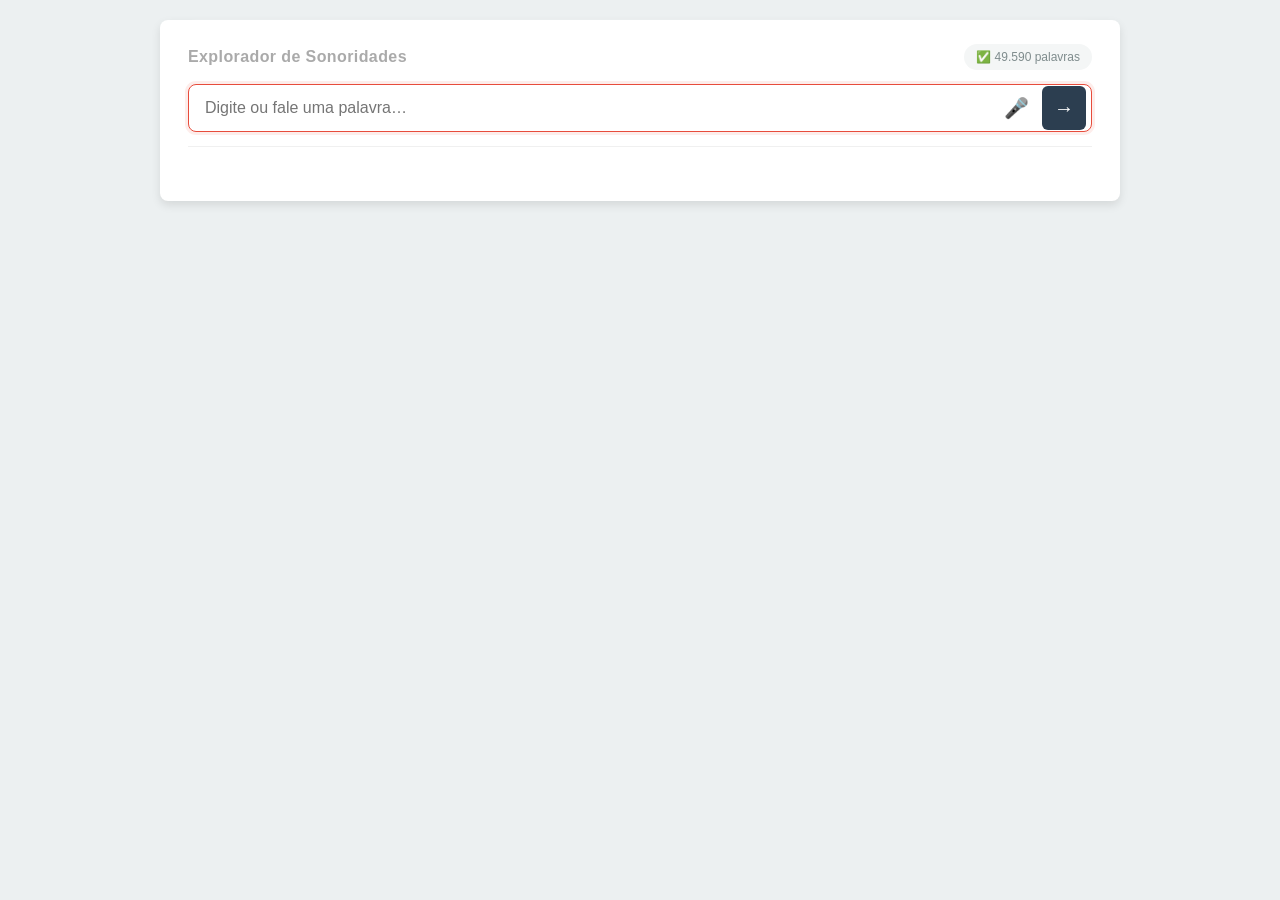
<file: syl/ai_studio_code-51.html>
<!DOCTYPE html>
<html lang="pt-BR">
<head>
    <meta charset="UTF-8">
    <meta name="viewport" content="width=device-width, initial-scale=1.0, maximum-scale=1.0, user-scalable=no">
    <title>Explorador de Sonoridades</title>
    <style>
        :root {
            --primary: #2C3E50;
            --accent:  #E74C3C;
            --bg:      #ECF0F1;
            --c-rima:  #27AE60;
            --c-eco:   #2980B9;
            --c-ass:   #E67E22;
            --c-prox:  #8E44AD;
            --c-ritmo: #7F8C8D;
        }
        body { font-family: 'Segoe UI', Tahoma, sans-serif; background: var(--bg); color: var(--primary); padding: 0; display: flex; flex-direction: column; align-items: center; margin: 0; }
        
        /* Ajuste do container para Mobile */
        .container { 
            width: 100%; max-width: 960px; background: white; 
            padding: 0 20px 30px; border-radius: 0 0 8px 8px; 
            box-shadow: 0 4px 10px rgba(0,0,0,0.1); box-sizing: border-box; 
            min-height: 100vh;
        }

        /* ── Header Sticky (Grudado no topo) ───────── */
        .sticky-header {
            position: sticky; top: 0; background: white; z-index: 100;
            padding: 20px 0 10px; margin: 0 0 16px;
            border-bottom: 1px solid #f0f0f0; box-shadow: 0 2px 4px rgba(255,255,255,0.9);
        }

        /* ── App header ───────── */
        .app-header { display: flex; justify-content: space-between; align-items: center; margin-bottom: 14px; }
        .app-title  { font-size: 16px; font-weight: 600; color: #aaa; letter-spacing: 0.4px; }
        .status-chip { font-size: 12px; color: #7f8c8d; background: #F4F6F6; padding: 6px 12px; border-radius: 20px; white-space: nowrap; }

        /* ── Busca Mobile First ───── */
        .search-wrap { position: relative; margin-bottom: 4px; }
        .search-wrap input {
            display: block; width: 100%; 
            padding: 14px 104px 14px 16px; /* Espaço para 2 botões de 44px */
            font-size: 16px; /* Evita zoom no iOS */
            border: 1px solid #BDC3C7; border-radius: 8px;
            outline: none; transition: border 0.2s; box-sizing: border-box;
            background: #fdfdfd; -webkit-appearance: none;
        }
        .search-wrap input:focus { border-color: var(--accent); background: white; box-shadow: 0 0 0 3px rgba(231, 76, 60, 0.1); }
        
        /* Botões de Mínimo Esforço (44x44px Lei de Fitts) */
        .action-btn {
            position: absolute; top: 50%; transform: translateY(-50%);
            width: 44px; height: 44px; border-radius: 6px;
            cursor: pointer; display: flex; align-items: center; justify-content: center;
            border: none; transition: all 0.18s; padding: 0;
        }
        #btnBuscar { right: 6px; background: var(--primary); color: white; font-size: 20px;}
        #btnBuscar:hover:not(:disabled) { background: var(--accent); }
        #btnBuscar:disabled { background: #BDC3C7; cursor: not-allowed; }
        
        #btnMic { right: 54px; background: transparent; color: #7f8c8d; font-size: 20px;}
        #btnMic:hover { background: #f0f0f0; color: var(--primary); }
        #btnMic.listening { color: var(--accent); background: #fdecea; animation: pulse 1.2s infinite; }
        
        @keyframes pulse { 0% { opacity: 1; transform: translateY(-50%) scale(1); } 50% { opacity: 0.7; transform: translateY(-50%) scale(1.1); } 100% { opacity: 1; transform: translateY(-50%) scale(1); } }

        /* ── Perfil inline ──────────── */
        .perfil-linha { display: flex; flex-wrap: wrap; align-items: center; gap: 6px 8px; padding: 10px 14px; margin-bottom: 16px; background: #f8f9fa; border-left: 4px solid var(--accent); border-radius: 0 6px 6px 0; }
        .perfil-pw { font-size: 18px; letter-spacing: 1px; margin-right: 4px; flex-shrink: 0; }
        .tonica-inline { color: var(--accent); font-weight: bold; }
        .ptag { font-size: 12px; color: #666; background: white; border: 1px solid #e2e6ea; border-radius: 4px; padding: 3px 8px; }

        /* ── Faixas (Thumb Zone friendly) ───────── */
        .banda-row { display: flex; gap: 8px; overflow-x: auto; padding-bottom: 8px; margin-bottom: 16px; scrollbar-width: none; -webkit-overflow-scrolling: touch; }
        .banda-row::-webkit-scrollbar { display: none; }
        .banda-btn { flex-shrink: 0; border: 2px solid var(--bc); background: white; color: var(--bc); padding: 8px 16px; border-radius: 24px; cursor: pointer; font-size: 14px; font-weight: 500; min-height: 44px; transition: all 0.14s; }
        .banda-btn small { display: block; font-size: 11px; opacity: 0.8; margin-top: 2px; }
        .banda-btn.ativo { background: var(--bc); color: white; }
        .banda-btn:active { transform: scale(0.96); }

        /* ── Barra de resultado e Facetas ── */
        .result-header { display: flex; align-items: center; flex-wrap: wrap; gap: 10px; padding-bottom: 12px; margin-bottom: 16px; border-bottom: 1px solid #f0f0f0; }
        .result-count { font-size: 14px; color: #666; flex: 1; min-width: 80px; font-weight: 600;}
        .view-toggle { display: flex; gap: 4px; }
        .view-btn { background: #f0f0f0; color: #777; border: none; width: 36px; height: 36px; border-radius: 6px; cursor: pointer; font-size: 18px; display: flex; align-items: center; justify-content: center; transition: all 0.12s; }
        .view-btn.ativo { background: var(--primary); color: white; }

        /* Facetas com alvos maiores */
        .facet-sep { width: 1px; height: 24px; background: #ddd; flex-shrink: 0; }
        .facet-inline { display: flex; flex-wrap: wrap; gap: 6px; align-items: center; }
        .facet-btn { padding: 6px 14px; font-size: 13px; border: 1px solid #ddd; border-radius: 20px; background: white; cursor: pointer; transition: all 0.11s; min-height: 34px; }
        .facet-btn.ativo { background: var(--primary); color: white; border-color: var(--primary); }
        .facet-divider { display: inline-block; width: 1px; height: 18px; background: #e0e0e0; margin: 0 4px; vertical-align: middle; }
        .facet-clear-btn { padding: 6px 12px; font-size: 12px; border: 1px solid #f0c0c0; border-radius: 20px; background: white; cursor: pointer; color: #c0392b; min-height: 34px; font-weight: bold; }

        /* ── Cards (Grid) ─────────────── */
        .results-grid { display: grid; grid-template-columns: repeat(auto-fill, minmax(130px, 1fr)); gap: 10px; }
        .word-card { border: 2px solid #e2e6ea; background: #f8f9fa; padding: 12px 8px 8px; border-radius: 8px; text-align: center; font-size: 17px; cursor: pointer; transition: transform 0.1s, box-shadow 0.1s; -webkit-tap-highlight-color: transparent; }
        .word-card:active { transform: scale(0.95); background: #f0f0f0; }
        .word-card.b-rima { border-color: var(--c-rima); } .word-card.b-eco { border-color: var(--c-eco); } .word-card.b-ass { border-color: var(--c-ass); } .word-card.b-prox { border-color: var(--c-prox); } .word-card.b-ritmo { border-color: var(--c-ritmo); }
        .tonica { font-weight: bold; color: var(--accent); }
        .score-num { display: block; font-size: 11px; color: #b0b0b0; margin-top: 4px; font-weight: 500; }

        /* ── Seções Colapsáveis ─ */
        .results-secoes { display: block; }
        .secao { margin-bottom: 20px; }
        .secao-header { display: flex; align-items: center; gap: 10px; padding: 12px 16px; border-radius: 6px; cursor: pointer; user-select: none; min-height: 48px; }
        .secao-header:active { filter: brightness(0.9); }
        .secao-toggle { font-size: 12px; flex-shrink: 0; }
        .secao-nome { font-weight: 700; font-size: 16px; }
        .secao-range { font-size: 13px; color: rgba(0,0,0,0.5); }
        .secao-count { margin-left: auto; font-size: 13px; font-weight: 600; opacity: 0.7; }
        .secao-grid { display: grid; grid-template-columns: repeat(auto-fill, minmax(130px, 1fr)); gap: 10px; padding: 12px 0 0; }
        .ver-mais { display: block; width: 100%; margin-top: 10px; padding: 14px; border: 2px dashed #ddd; border-radius: 8px; background: transparent; cursor: pointer; font-size: 14px; color: #777; font-weight: 600; transition: all 0.1s; min-height: 48px;}
        .ver-mais:active { background: #f9f9f9; transform: scale(0.98); }

        /* ── Paginação Mobile-First ─────────────────────────────────── */
        .paginacao { display: flex; flex-wrap: wrap; justify-content: center; align-items: center; gap: 10px; margin-top: 24px; }
        .paginacao button { background: var(--primary); color: white; border: none; padding: 14px 16px; border-radius: 8px; cursor: pointer; font-size: 15px; font-weight: 600; flex: 1; min-width: 120px; min-height: 48px; }
        .paginacao button:active:not(:disabled) { transform: scale(0.96); }
        .paginacao button:disabled { background: #ccc; opacity: 0.7; cursor: not-allowed; }
        .pag-info { flex-basis: 100%; text-align: center; font-size: 14px; color: #666; font-weight: 500; order: -1; margin-bottom: 6px; }

        @media (min-width: 600px) {
            .container { padding: 0 28px 30px; margin-top: 20px; border-radius: 8px; min-height: auto; }
            .sticky-header { padding-top: 24px; margin-top: 0; border-top-left-radius: 8px; border-top-right-radius: 8px;}
            .paginacao .pag-info { flex-basis: auto; order: 0; margin: 0; }
            .paginacao button { flex: none; }
        }

        .empty-msg { color: #888; text-align: center; padding: 40px 0; font-size: 16px; width: 100%; }
    </style>
</head>
<body>
<div class="container">

    <!-- ZONA GRUDENTA (Header + Busca) -->
    <div class="sticky-header">
        <div class="app-header">
            <span class="app-title">Explorador de Sonoridades</span>
            <span class="status-chip" id="statusText">carregando…</span>
        </div>
        <div class="search-wrap">
            <!-- Teclado contextual inteligente: Lupa, sem autocorrect -->
            <input type="search" id="inputPalavra" placeholder="Digite ou fale uma palavra…" 
                   inputmode="search" enterkeyhint="search" autocorrect="off" autocapitalize="none" autocomplete="off">
            <button id="btnMic" class="action-btn" title="Ditado por voz" style="display:none">🎤</button>
            <button id="btnBuscar" class="action-btn" onclick="buscarRimas()" disabled title="Buscar">&#8594;</button>
        </div>
    </div>

    <div class="perfil-linha" id="perfilAlvo" style="display:none"></div>
    <div class="banda-row" id="bandaPanel" style="display:none"></div>

    <div class="result-header" id="resultHeader" style="display:none">
        <span class="result-count" id="resultadosMsg"></span>
        <div class="view-toggle">
            <button class="view-btn ativo" id="btnGrid" onclick="setView('grid')" title="Grade paginada">⊞</button>
            <button class="view-btn" id="btnSec" onclick="setView('secoes')" title="Seções por faixa">≡</button>
        </div>
        <div class="facet-sep" id="facetSep" style="display:none"></div>
        <div class="facet-inline" id="facetPanel"></div>
    </div>

    <div id="resultadosGrid"></div>
    <div class="paginacao" id="paginacao"></div>

</div>
<script>
// ==========================================
// MÓDULO DE RECONHECIMENTO DE VOZ (Web Speech API)
// ==========================================
const btnMic = document.getElementById('btnMic');
const inputPalavra = document.getElementById('inputPalavra');

const SpeechRecognition = window.SpeechRecognition || window.webkitSpeechRecognition;
if (SpeechRecognition) {
    btnMic.style.display = 'flex'; // Exibe o botão se houver suporte
    const recognition = new SpeechRecognition();
    recognition.lang = 'pt-BR';
    recognition.interimResults = false;
    recognition.maxAlternatives = 1;

    btnMic.addEventListener('click', () => {
        try {
            recognition.start();
            btnMic.classList.add('listening');
            inputPalavra.placeholder = "Ouvindo...";
        } catch(e) { console.error("Reconhecimento já em andamento."); }
    });

    recognition.addEventListener('result', (e) => {
        // Pega o texto e remove pontuações finais chatas do ditado
        let transcript = e.results[0][0].transcript.replace(/[.,;!?]/g, '').trim();
        // Se a pessoa falar uma frase inteira (ex: "quero rimar amor"), pega só a última palavra
        let words = transcript.split(' ');
        let targetWord = words[words.length - 1];
        
        inputPalavra.value = targetWord;
        buscarRimas();
    });

    recognition.addEventListener('end', () => {
        btnMic.classList.remove('listening');
        inputPalavra.placeholder = "Digite ou fale uma palavra…";
    });

    recognition.addEventListener('error', (e) => {
        console.error("Erro no mic: " + e.error);
        btnMic.classList.remove('listening');
        inputPalavra.placeholder = "Digite ou fale uma palavra…";
    });
}

// ═══════════════════════════════════════════════════════════════
// MOTOR PROSÓDICO — silabificação
// ═══════════════════════════════════════════════════════════════
const vRegex = /[aeiouáàâãéêíóôõúü]/i;

function tratarHiatosVogais(blocoVoc, pLower) {
    if (blocoVoc.length <= 1) return [blocoVoc];
    let resultado = [], atual = blocoVoc[0];
    for (let i = 1; i < blocoVoc.length; i++) {
        let char = blocoVoc[i], par = (atual.slice(-1) + char).toLowerCase();
        let formamDitongo   = /^(ai|au|ei|eu|iu|oi|ou|ui|ão|õe|ãe|ia|ie|io|ua|ue|uo)$/.test(par);
        let vogaisIdenticas = par[0] === par[1];
        let temHiatoAcent   = /[aeiouáéíóúâêôãõü][íú]/.test(par);
        let ehHiatoFinal    = /^(ai|ui|au|oe)$/.test(par) &&
                              (pLower.endsWith(par+"r")||pLower.endsWith(par+"z")||pLower.endsWith(par+"l"));
        let seguidoDeNh     = pLower.includes(par+"nh");
        let formaHiatoDit   = false;
        if (blocoVoc.length >= 3 && /^[aeo]$/.test(atual.slice(-1))) {
            let prox = blocoVoc[i+1] ? blocoVoc[i+1].toLowerCase() : "";
            if (/^(iu|ia|io|ie|ui)$/.test(char+prox)) formaHiatoDit = true;
        }
        if (formamDitongo && !temHiatoAcent && !vogaisIdenticas && !ehHiatoFinal && !seguidoDeNh && !formaHiatoDit)
            atual += char;
        else { resultado.push(atual); atual = char; }
    }
    resultado.push(atual);
    return resultado;
}

function separarConsoantes(cBlock) {
    if (cBlock.length <= 1) return ["", cBlock];
    let tL = cBlock.toLowerCase();
    if (cBlock.length === 2) {
        if (/^(ch|lh|nh|gu|qu|br|cr|dr|fr|gr|pr|tr|vr|bl|cl|fl|gl|pl|tl)$/.test(tL)) return ["", cBlock];
        return[cBlock.slice(0,1), cBlock.slice(1)];
    }
    if (/^(ch|lh|nh|gu|qu|br|cr|dr|fr|gr|pr|tr|vr|bl|cl|fl|gl|pl|tl)$/.test(tL.slice(-2)))
        return [cBlock.slice(0,-2), cBlock.slice(-2)];
    return[cBlock.slice(0,-1), cBlock.slice(-1)];
}

function silabificar(palavra) {
    let blocos =[], tipoAt = '', textoAt = '';
    for (let i = 0; i < palavra.length; i++) {
        let ch = palavra[i], chL = ch.toLowerCase();
        if ((chL==='q'||chL==='g') && palavra[i+1] && palavra[i+1].toLowerCase()==='u'
            && palavra[i+2] && vRegex.test(palavra[i+2])) {
            if (tipoAt==='V') { blocos.push({tipo:'V',texto:textoAt}); textoAt=''; }
            blocos.push({tipo:'C',texto:ch+palavra[i+1]}); i++; tipoAt=''; continue;
        }
        let tipo = vRegex.test(ch) ? 'V' : 'C';
        if (tipo !== tipoAt) { if (textoAt) blocos.push({tipo:tipoAt,texto:textoAt}); tipoAt=tipo; textoAt=ch; }
        else textoAt += ch;
    }
    if (textoAt) blocos.push({tipo:tipoAt,texto:textoAt});
    let bExp =[];
    for (let b of blocos) {
        if (b.tipo==='V') tratarHiatosVogais(b.texto, palavra.toLowerCase()).forEach(v=>bExp.push({tipo:'V',texto:v}));
        else bExp.push(b);
    }
    let idxV = bExp.reduce((a,b,i)=>(b.tipo==='V'?[...a,i]:a),[]);
    if (!idxV.length) return [palavra];
    let sil = new Array(idxV.length).fill("");
    for (let i=0; i<idxV[0]; i++) sil[0] += bExp[i].texto;
    for (let k=0; k<idxV.length-1; k++) {
        sil[k] += bExp[idxV[k]].texto;
        let cT=""; for (let j=idxV[k]+1; j<idxV[k+1]; j++) cT+=bExp[j].texto;
        let [esq,dir] = separarConsoantes(cT); sil[k]+=esq; sil[k+1]+=dir;
    }
    let uV = idxV[idxV.length-1];
    sil[sil.length-1] += bExp[uV].texto;
    for (let i=uV+1; i<bExp.length; i++) sil[sil.length-1]+=bExp[i].texto;
    return sil;
}

function identificarTonica(silabas, p) {
    let t = p.toLowerCase();
    for (let i=0;i<silabas.length;i++) if(/[áéíóúâêô]/i.test(silabas[i])) return i;
    for (let i=0;i<silabas.length;i++) if(/[ãõ]/i.test(silabas[i])) return i;
    if (t.match(/(r|l|z|x|i|is|u|us|im|ins|um|uns)$/)) return silabas.length-1;
    if (t.match(/(a|as|e|es|o|os|am|em|ens)$/))        return Math.max(0,silabas.length-2);
    return Math.max(0,silabas.length-2);
}

function extrairBaseRima(silabas, ti) {
    let pf=silabas.slice(ti).join(''), m=pf.match(vRegex);
    return m ? pf.slice(m.index).toLowerCase() : pf.toLowerCase();
}

function normV(s) {
    return s.toLowerCase().replace(/[áàâ]/g,'a').replace(/[éê]/g,'e').replace(/í/g,'i').replace(/[óô]/g,'o').replace(/[úü]/g,'u');
}
const CLUSTER_FAM = {
    br:'pl',cr:'pl',dr:'pl',fr:'fl',gr:'pl',pr:'pl',tr:'pl',vr:'fl',
    bl:'pl',cl:'pl',fl:'fl',gl:'pl',pl:'pl',tl:'pl', ch:'af',lh:'lp',nh:'np'
};
const FAM_LABEL   = {pl:'plosiva+líquida',fl:'fricativa+líquida',af:'africada',lp:'lateral palatal',np:'nasal palatal',si:'simples',vz:'—',cx:'complexo'};
const ACENT_LABEL = {ox:'Oxítona',px:'Paroxítona',ppx:'Proparoxítona',spx:'Superproparox.'};

function calcOnset(sil) { let m=sil.match(/^([^aeiouáàâãéêíóôõúü]*)/i); return m?m[1].toLowerCase():''; }
function calcVogalT(sil) { let m=sil.match(/[aeiouáàâãéêíóôõúü]/i); return m?normV(m[0]):''; }
function calcVogaisRima(sil,ti) { return normV(sil.slice(ti).join('')).replace(/[^aeiouãõ]/g,''); }
function calcEspinha(p) { return normV(p).replace(/[^aeiouãõ]/g,''); }
function calcAssC(sil,ti) { let span=sil.slice(ti).join('').toLowerCase().replace(/[aeiouáàâãéêíóôõúü]/g,''); return [...new Set(span)].sort().join(''); }
function calcFam(o) { return !o?'vz':o.length===1?'si':(CLUSTER_FAM[o]||'cx'); }
function calcAcent(sil,ti) { let d=sil.length-1-ti; return d===0?'ox':d===1?'px':d===2?'ppx':'spx'; }

function perfilFonetico(palavra) {
    let pL=palavra.toLowerCase().trim();
    if (!pL||!/[a-záàâãéêíóôõúü]/i.test(pL)) return null;
    let sil=silabificar(pL), ti=identificarTonica(sil,pL), onset=calcOnset(sil[ti]);
    return {
        palavra:pL, silabas:sil, tonicaIndex:ti, numSilabas:sil.length, rimaPerfeita:extrairBaseRima(sil,ti),
        onsetTonico:onset, vogalTonica:calcVogalT(sil[ti]), vogaisRima:calcVogaisRima(sil,ti), espinhaVocal:calcEspinha(pL),
        assConsonantal:calcAssC(sil,ti), familiaCluster:calcFam(onset), acentuacao:calcAcent(sil,ti)
    };
}

function calcScore(item, alvo, setOnset, setAssC, lenAssC) {
    let s = 0;
    if (item.rimaPerfeita === alvo.rimaPerfeita)                    s += 100;
    if (alvo.vogaisRima && item.vogaisRima === alvo.vogaisRima)     s +=  60;
    if (alvo.onsetTonico) {
        if (item.onsetTonico === alvo.onsetTonico) s += 50;
        else if (item.onsetTonico) { for (let c of item.onsetTonico) { if (setOnset.has(c)) { s += 25; break; } } }
    }
    if (alvo.familiaCluster !== 'vz' && alvo.familiaCluster !== 'si' && item.familiaCluster === alvo.familiaCluster) s += 20;
    if (lenAssC > 0 && item.assConsonantal) {
        let inter = 0; for (let c of item.assConsonantal) if (setAssC.has(c)) inter++;
        let union = lenAssC + item.assConsonantal.length - inter;
        if (union > 0 && inter / union >= 0.5) s += 30;
    }
    if (alvo.espinhaVocal.length > 1 && item.espinhaVocal === alvo.espinhaVocal) s += 40;
    if (alvo.vogalTonica && item.vogalTonica === alvo.vogalTonica)  s +=  15;
    if (item.numSilabas === alvo.numSilabas && item.acentuacao === alvo.acentuacao) s += 10;
    return s;
}

let dicionarioIndexado =[];

async function indexarDicionario() {
    let chip = document.getElementById("statusText");
    let btn  = document.getElementById("btnBuscar");
    chip.textContent = "baixando…";
    try {
        const resp = await fetch('./palavras.txt');
        if (!resp.ok) throw new Error(`HTTP ${resp.status}`);
        const lista = (await resp.text()).split(/\r?\n/).map(p=>p.trim()).filter(p=>p.length>1&&/[a-záàâãéêíóôõúü]/i.test(p));
        chip.textContent = `indexando ${lista.length}…`;
        setTimeout(() => {
            dicionarioIndexado = lista.map(p=>perfilFonetico(p)).filter(Boolean);
            chip.innerHTML = `✅ ${dicionarioIndexado.length.toLocaleString('pt-BR')} palavras`;
            btn.disabled = false;
            
            // Foco condicional (Mobile First: não expulsa a interface com teclado se a tela for pequena)
            if (window.innerWidth > 768) {
                inputPalavra.focus();
            }
        }, 50);
    } catch(e) {
        chip.innerHTML = `<span style="color:#c0392b">erro ao carregar palavras.txt</span>`;
    }
}

const BANDAS =[
    { key:160, label:'Rima',        range:'≥ 160',   cls:'b-rima',  color:'#27AE60', bg:'rgba(39,174,96,0.09)'   },
    { key:100, label:'Eco forte',   range:'100–159', cls:'b-eco',   color:'#2980B9', bg:'rgba(41,128,185,0.09)'  },
    { key:60,  label:'Assonância',  range:'60–99',   cls:'b-ass',   color:'#E67E22', bg:'rgba(230,126,34,0.09)'  },
    { key:25,  label:'Proximidade', range:'25–59',   cls:'b-prox',  color:'#8E44AD', bg:'rgba(142,68,173,0.09)'  },
    { key:10,  label:'Ritmo',       range:'10–24',   cls:'b-ritmo', color:'#7F8C8D', bg:'rgba(127,140,141,0.09)' }
];
function getBandaKey(score) { if (score >= 160) return 160; if (score >= 100) return 100; if (score >= 60) return 60; if (score >= 25) return 25; return 10; }

let resultadosCompletos = [], bandasAtivas = new Set([160,100,60,25,10]), facetAtivos = { sil: null, acent: null };
let pagAtual = 0, alvoAtual = null, modoView = 'grid', secaoColapsada = new Set(), secaoLimite = {};

function buscarRimas() {
    let raw = inputPalavra.value.trim();
    if (!raw) return;
    let alvo = perfilFonetico(raw);
    if (!alvo) return;
    alvoAtual = alvo;
    // Ocultar teclado no mobile após a busca
    inputPalavra.blur(); 

    let setOnset = new Set(alvo.onsetTonico), setAssC = new Set(alvo.assConsonantal), lenAssC = alvo.assConsonantal.length;
    resultadosCompletos = dicionarioIndexado.filter(i => i.palavra !== alvo.palavra)
        .map(i => ({ ...i, score: calcScore(i, alvo, setOnset, setAssC, lenAssC) }))
        .filter(i => i.score > 0).sort((a, b) => b.score - a.score);

    bandasAtivas = new Set([160,100,60,25,10]); facetAtivos = { sil: null, acent: null }; pagAtual = 0; secaoColapsada = new Set(); secaoLimite = {};
    mostrarPerfil(alvo); renderBandas(); aplicarFiltros();
}

function aplicarFiltros() {
    let porBanda = resultadosCompletos.filter(i => bandasAtivas.has(getBandaKey(i.score)));
    let final = porBanda.filter(r => {
        if (facetAtivos.sil !== null && r.numSilabas !== facetAtivos.sil) return false;
        if (facetAtivos.acent !== null && r.acentuacao !== facetAtivos.acent) return false;
        return true;
    });

    document.getElementById("resultHeader").style.display = 'flex';
    document.getElementById("resultadosMsg").textContent = `${final.length.toLocaleString('pt-BR')} palavra${final.length !== 1 ? 's' : ''}`;

    if (porBanda.length > 100) {
        renderFacetas(porBanda); document.getElementById("facetSep").style.display = 'block';
    } else {
        document.getElementById("facetPanel").innerHTML = ''; document.getElementById("facetSep").style.display = 'none';
    }
    if (modoView === 'secoes') renderSecoes(final); else renderGrid(final);
}

function renderBandas() {
    let counts = {}; BANDAS.forEach(b => counts[b.key] = 0); resultadosCompletos.forEach(i => counts[getBandaKey(i.score)]++);
    let row = document.getElementById("bandaPanel");
    row.innerHTML = BANDAS.map(b => {
        let ativo = bandasAtivas.has(b.key);
        let s = ativo ? `background:${b.color}; border-color:${b.color}; color:white` : `background:white; border-color:${b.color}; color:${b.color}`;
        return `<button class="banda-btn${ativo?' ativo':''}" style="--bc:${b.color};${s}" onclick="toggleBanda(${b.key})">${b.label}<small>${b.range} · ${counts[b.key]}</small></button>`;
    }).join('');
    row.style.display = 'flex';
}

function toggleBanda(key) {
    if (bandasAtivas.has(key)) bandasAtivas.delete(key); else bandasAtivas.add(key);
    facetAtivos = { sil: null, acent: null }; pagAtual = 0; renderBandas(); aplicarFiltros();
}

function renderFacetas(base) {
    let porSil = {}, porAcent = {};
    base.forEach(r => { porSil[r.numSilabas] = (porSil[r.numSilabas] || 0) + 1; porAcent[r.acentuacao] = (porAcent[r.acentuacao] || 0) + 1; });
    let silBtns = Object.keys(porSil).sort((a,b)=>+a-+b).map(k => `<button class="facet-btn${facetAtivos.sil===+k?' ativo':''}" onclick="setFaceta('sil',${k})">${k}s</button>`).join('');
    let acentBtns = Object.entries(porAcent).map(([k,v]) => `<button class="facet-btn${facetAtivos.acent===k?' ativo':''}" onclick="setFaceta('acent','${k}')">${ACENT_LABEL[k]||k}</button>`).join('');
    let temAtivo = facetAtivos.sil !== null || facetAtivos.acent !== null;
    document.getElementById("facetPanel").innerHTML = silBtns + `<span class="facet-divider"></span>` + acentBtns + (temAtivo ? `<button class="facet-clear-btn" onclick="limparFacetas()">✕</button>` : '');
}

function setFaceta(tipo, valor) { facetAtivos[tipo] = facetAtivos[tipo] === valor ? null : valor; pagAtual = 0; aplicarFiltros(); }
function limparFacetas() { facetAtivos = { sil: null, acent: null }; pagAtual = 0; aplicarFiltros(); }
function setView(modo) { modoView = modo; document.getElementById("btnGrid").classList.toggle("ativo", modo === 'grid'); document.getElementById("btnSec").classList.toggle("ativo", modo === 'secoes'); pagAtual = 0; aplicarFiltros(); }

const POR_PAG = 60;
function renderGrid(resultados) {
    let grid = document.getElementById("resultadosGrid"), pagEl = document.getElementById("paginacao");
    grid.className = 'results-grid'; grid.innerHTML = '';
    if (!resultados.length) { grid.innerHTML = '<p class="empty-msg">Nenhuma palavra encontrada.</p>'; pagEl.innerHTML = ''; return; }
    let fatia = resultados.slice(pagAtual * POR_PAG, (pagAtual+1) * POR_PAG);
    fatia.forEach(item => {
        let b = BANDAS.find(b => b.key === getBandaKey(item.score)), div = document.createElement("div");
        div.className = `word-card ${b.cls}`; div.dataset.palavra = item.palavra; div.title = `${item.score} pts`;
        div.innerHTML = item.silabas.map((s,i) => i===item.tonicaIndex ? `<span class="tonica">${s}</span>` : s).join('') + `<span class="score-num">${item.score} pts</span>`;
        grid.appendChild(div);
    });
    let total = resultados.length, totalPag = Math.ceil(total / POR_PAG);
    pagEl.innerHTML = totalPag <= 1 ? '' :
        `<div class="pag-info">Pág. ${pagAtual+1} de ${totalPag} &nbsp;·&nbsp; ${total.toLocaleString('pt-BR')} itens</div>
         <button onclick="irPag(${pagAtual-1})" ${pagAtual===0?'disabled':''}>← Anterior</button>
         <button onclick="irPag(${pagAtual+1})" ${pagAtual>=totalPag-1?'disabled':''}>Próxima →</button>`;
}

function irPag(n) {
    let porBanda = resultadosCompletos.filter(i => bandasAtivas.has(getBandaKey(i.score)));
    let tot = porBanda.filter(r => { if (facetAtivos.sil !== null && r.numSilabas !== facetAtivos.sil) return false; if (facetAtivos.acent !== null && r.acentuacao !== facetAtivos.acent) return false; return true; }).length;
    if (n < 0 || n >= Math.ceil(tot / POR_PAG)) return;
    pagAtual = n; aplicarFiltros(); window.scrollTo({top: 0, behavior: 'smooth'});
}

const SECAO_INICIAL = 24;
function renderSecoes(resultados) {
    let grid = document.getElementById("resultadosGrid"); grid.className = 'results-secoes'; document.getElementById("paginacao").innerHTML = '';
    if (!resultados.length) { grid.innerHTML = '<p class="empty-msg">Nenhuma palavra encontrada.</p>'; return; }
    let groups = {}; BANDAS.forEach(b => groups[b.key] = []); resultados.forEach(r => groups[getBandaKey(r.score)].push(r));
    grid.innerHTML = BANDAS.filter(b => bandasAtivas.has(b.key) && groups[b.key].length > 0).map(b => secaoHTML(b, groups[b.key])).join('');
}

function secaoHTML(banda, words) {
    let collapsed = secaoColapsada.has(banda.key), lim = secaoLimite[banda.key] || SECAO_INICIAL, visible = words.slice(0, lim), temMais = words.length > lim;
    let cardsHTML = visible.map(item => {
        let sil = item.silabas.map((s,i) => i===item.tonicaIndex ? `<span class="tonica">${s}</span>` : s).join('');
        return `<div class="word-card ${banda.cls}" data-palavra="${item.palavra}" title="${item.score} pts">${sil}<span class="score-num">${item.score} pts</span></div>`;
    }).join('');
    return `<div class="secao"><div class="secao-header" onclick="toggleSecao(${banda.key})" style="background:${banda.bg}; border-left:4px solid ${banda.color}"><span class="secao-toggle" style="color:${banda.color}">${collapsed ? '▶' : '▼'}</span><span class="secao-nome" style="color:${banda.color}">${banda.label}</span><span class="secao-range">${banda.range}</span><span class="secao-count">${words.length} itens</span></div>${collapsed ? '' : `<div class="secao-grid">${cardsHTML}</div>${temMais ? `<button class="ver-mais" onclick="verMaisSecao(${banda.key})">+ Carregar mais ${Math.min(24, words.length - lim)}</button>` : ''}`}</div>`;
}

function _getSecoesFinal() {
    return resultadosCompletos.filter(i => bandasAtivas.has(getBandaKey(i.score))).filter(r => {
        if (facetAtivos.sil !== null && r.numSilabas !== facetAtivos.sil) return false;
        if (facetAtivos.acent !== null && r.acentuacao !== facetAtivos.acent) return false; return true;
    });
}
function toggleSecao(key) { if (secaoColapsada.has(key)) secaoColapsada.delete(key); else secaoColapsada.add(key); renderSecoes(_getSecoesFinal()); }
function verMaisSecao(key) { secaoLimite[key] = (secaoLimite[key] || SECAO_INICIAL) + 24; renderSecoes(_getSecoesFinal()); }

function mostrarPerfil(alvo) {
    let silHTML = alvo.silabas.map((s,i) => i===alvo.tonicaIndex ? `<b class="tonica-inline">${s.toUpperCase()}</b>` : s).join('·');
    let famTag = (alvo.familiaCluster !== 'si' && alvo.familiaCluster !== 'vz') ? `<span class="ptag">cluster: ${FAM_LABEL[alvo.familiaCluster]||alvo.familiaCluster}</span>` : '';
    let box = document.getElementById("perfilAlvo");
    box.innerHTML = `<span class="perfil-pw">${silHTML}</span><span class="ptag">${alvo.numSilabas} síl.</span><span class="ptag">${ACENT_LABEL[alvo.acentuacao]||alvo.acentuacao}</span><span class="ptag">vogal /${alvo.vogalTonica}/</span>${alvo.onsetTonico ? `<span class="ptag">onset: ${alvo.onsetTonico}</span>` : ''}${famTag}${alvo.vogaisRima ? `<span class="ptag">rim.vog: ${alvo.vogaisRima}</span>` : ''}${alvo.espinhaVocal ? `<span class="ptag">espinha: ${alvo.espinhaVocal}</span>` : ''}${alvo.assConsonantal? `<span class="ptag">cons: ${alvo.assConsonantal}</span>` : ''}`;
    box.style.display = 'flex';
}

document.getElementById("resultadosGrid").addEventListener("click", e => {
    let card = e.target.closest(".word-card");
    if (card && card.dataset.palavra) {
        inputPalavra.value = card.dataset.palavra;
        buscarRimas();
        window.scrollTo({top: 0, behavior: 'smooth'}); // Volta pro topo confortavelmente
    }
});

inputPalavra.addEventListener("keypress", e => { if (e.key === "Enter" && !document.getElementById("btnBuscar").disabled) buscarRimas(); });

window.onload = indexarDicionario;
</script>
</body>
</html>
</file>
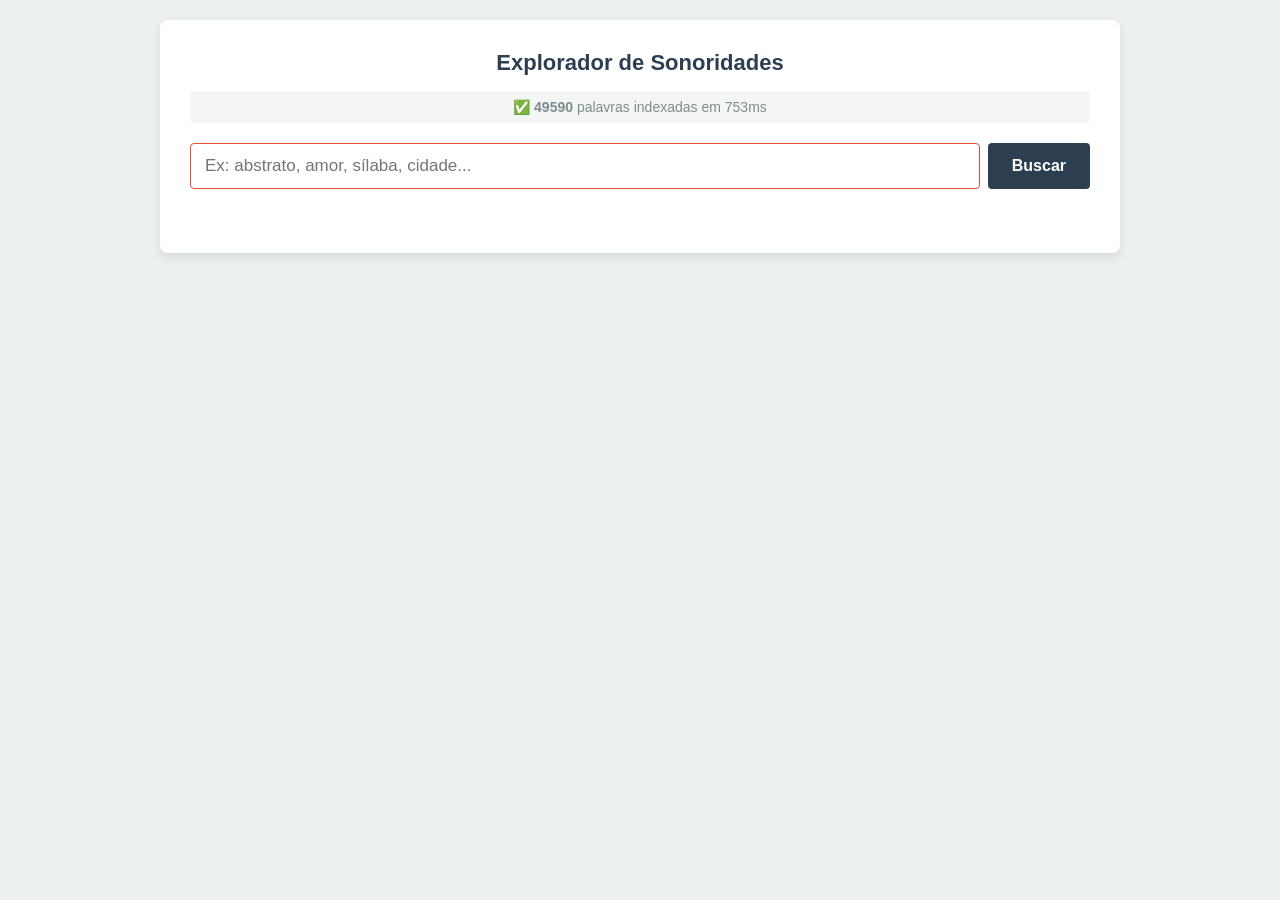
<file: syl/index-v1-bandas.html>
<!DOCTYPE html>
<html lang="pt-BR">
<head>
    <meta charset="UTF-8">
    <meta name="viewport" content="width=device-width, initial-scale=1.0">
    <title>Explorador de Sonoridades</title>
    <style>
        :root {
            --primary: #2C3E50;
            --accent:  #E74C3C;
            --bg:      #ECF0F1;
            --c-rima:  #27AE60;
            --c-eco:   #2980B9;
            --c-ass:   #E67E22;
            --c-prox:  #8E44AD;
            --c-ritmo: #7F8C8D;
        }
        body { font-family: 'Segoe UI', Tahoma, sans-serif; background: var(--bg); color: var(--primary); padding: 20px; display: flex; flex-direction: column; align-items: center; margin: 0; }
        .container { width: 100%; max-width: 960px; background: white; padding: 30px; border-radius: 8px; box-shadow: 0 4px 10px rgba(0,0,0,0.1); box-sizing: border-box; }
        h1 { text-align: center; margin-top: 0; color: var(--primary); font-size: 22px; }

        /* Search bar */
        .search-box { display: flex; gap: 8px; margin-bottom: 16px; }
        input[type="text"] { flex: 1; padding: 12px 14px; font-size: 17px; border: 1px solid #BDC3C7; border-radius: 4px; outline: none; transition: border 0.2s; }
        input[type="text"]:focus { border-color: var(--accent); }
        .btn-buscar { background: var(--primary); color: white; border: none; padding: 12px 24px; font-size: 16px; border-radius: 4px; cursor: pointer; transition: background 0.2s; font-weight: bold; white-space: nowrap; }
        .btn-buscar:hover { background: var(--accent); }
        .btn-buscar:disabled { background: #95A5A6; cursor: not-allowed; }
        .status { text-align: center; font-size: 14px; color: #7f8c8d; margin-bottom: 20px; padding: 8px 12px; background: #F4F6F6; border-radius: 4px; }

        /* Phonetic profile box */
        .perfil-box { background: #f8f9fa; border-left: 3px solid var(--accent); padding: 11px 16px; margin-bottom: 14px; border-radius: 0 4px 4px 0; display: none; }
        .perfil-word { font-size: 21px; letter-spacing: 2px; margin-bottom: 5px; }
        .tonica-inline { color: var(--accent); font-weight: bold; }
        .perfil-data { font-size: 12px; color: #666; }
        .tag { display: inline-block; background: #e8ecef; border-radius: 3px; padding: 1px 6px; margin: 2px 2px 2px 0; }

        /* ── Band toggles ─────────────────────────────── */
        .banda-panel {
            display: none;
            flex-wrap: wrap;
            align-items: center;
            gap: 8px;
            padding: 14px 16px;
            margin-bottom: 14px;
            background: #f8f9fa;
            border-radius: 6px;
            border: 1px solid #e2e6ea;
        }
        .banda-label { font-size: 12px; color: #888; width: 100%; margin-bottom: 2px; }
        .banda-btn {
            border: 2px solid var(--bc);
            background: white;
            color: var(--bc);
            padding: 6px 14px;
            border-radius: 20px;
            cursor: pointer;
            font-size: 13px;
            line-height: 1.3;
            transition: all 0.15s;
            text-align: center;
        }
        .banda-btn small { display: block; font-size: 10px; opacity: 0.75; margin-top: 1px; }
        .banda-btn.ativo { background: var(--bc); color: white; }
        .banda-btn:hover  { opacity: 0.82; }
        /* Count badge inside inactive button gets colored on hover */

        /* ── Facet panel ──────────────────────────────── */
        .facet-panel { background: #fef9e7; border: 1px solid #f0c040; border-radius: 6px; padding: 11px 14px; margin-bottom: 12px; display: none; }
        .facet-header { font-weight: bold; font-size: 13px; margin-bottom: 8px; color: #555; }
        .facet-row { display: flex; align-items: center; flex-wrap: wrap; gap: 5px; margin-bottom: 6px; }
        .facet-lbl { font-size: 12px; color: #888; min-width: 58px; }
        .facet-btn { padding: 3px 10px; font-size: 12px; border: 1px solid #ccc; border-radius: 20px; background: white; cursor: pointer; transition: all 0.12s; font-weight: normal; }
        .facet-btn:hover  { border-color: var(--accent); color: var(--accent); background: white; }
        .facet-btn.ativo  { background: var(--primary); color: white; border-color: var(--primary); }
        .facet-clear { margin-top: 5px; background: none; color: #aaa; border: none; font-size: 11px; cursor: pointer; padding: 0; font-weight: normal; }
        .facet-clear:hover { color: var(--accent); background: none; }

        /* ── Results ──────────────────────────────────── */
        #resultadosMsg { margin-bottom: 8px; font-size: 14px; color: #555; }
        .results-grid { display: grid; grid-template-columns: repeat(auto-fill, minmax(128px, 1fr)); gap: 8px; }
        .word-card {
            border: 2px solid #e2e6ea;
            background: #f8f9fa;
            padding: 10px 6px 5px;
            border-radius: 6px;
            text-align: center;
            font-size: 16px;
            cursor: pointer;
            transition: transform 0.12s, box-shadow 0.12s;
        }
        .word-card:hover { transform: translateY(-2px); box-shadow: 0 4px 10px rgba(0,0,0,0.1); background: white; }
        /* border colors match band colors */
        .word-card.b-rima  { border-color: var(--c-rima); }
        .word-card.b-eco   { border-color: var(--c-eco); }
        .word-card.b-ass   { border-color: var(--c-ass); }
        .word-card.b-prox  { border-color: var(--c-prox); }
        .word-card.b-ritmo { border-color: var(--c-ritmo); }
        .tonica { font-weight: bold; color: var(--accent); }
        .score-num { display: block; font-size: 10px; color: #ccc; margin-top: 2px; }

        /* ── Pagination ───────────────────────────────── */
        .paginacao { display: flex; justify-content: center; align-items: center; gap: 12px; margin-top: 18px; font-size: 13px; color: #666; }
        .paginacao button { background: var(--primary); color: white; border: none; padding: 6px 14px; border-radius: 4px; cursor: pointer; font-size: 13px; }
        .paginacao button:hover { background: var(--accent); }
        .paginacao button:disabled { background: #ccc; cursor: default; }
    </style>
</head>
<body>
<div class="container">
    <h1>Explorador de Sonoridades</h1>
    <div class="status" id="statusText">Aguardando inicialização...</div>

    <div class="search-box">
        <input type="text" id="inputPalavra" placeholder="Ex: abstrato, amor, sílaba, cidade...">
        <button class="btn-buscar" id="btnBuscar" onclick="buscarRimas()" disabled>Buscar</button>
    </div>

    <!-- Phonetic profile of target word -->
    <div class="perfil-box" id="perfilAlvo"></div>

    <!--
        FAIXAS DE PROXIMIDADE — cada botão é uma faixa de score.
        Estão todas ativas por padrão; desativar uma faixa a REMOVE dos resultados.
        Isso permite ver só um recorte específico (ex: só assonância, sem rimas perfeitas).

        Rima        ≥ 160   — rima perfeita (critério clássico)
        Eco forte   100–159 — vários critérios se sobrepõem
        Assonância   60–99  — vogais ressoam, sem rima exata
        Proximidade  25–59  — conexão consonantal ou espinha (zona soramimi)
        Ritmo        10–24  — só padrão silábico e acentual em comum
    -->
    <div class="banda-panel" id="bandaPanel"></div>

    <!-- Syllable/accent facets — appear when results > 100 -->
    <div class="facet-panel" id="facetPanel"></div>

    <div id="resultadosMsg"></div>
    <div class="results-grid" id="resultadosGrid"></div>
    <div class="paginacao" id="paginacao"></div>
</div>

<script>
// ═══════════════════════════════════════════════════════════════
// 1. MOTOR PROSÓDICO — silabificação (algoritmo original inalterado)
// ═══════════════════════════════════════════════════════════════
const vRegex = /[aeiouáàâãéêíóôõúü]/i;

function tratarHiatosVogais(blocoVoc, pLower) {
    if (blocoVoc.length <= 1) return [blocoVoc];
    let resultado = [], atual = blocoVoc[0];
    for (let i = 1; i < blocoVoc.length; i++) {
        let char = blocoVoc[i], par = (atual.slice(-1) + char).toLowerCase();
        let formamDitongo   = /^(ai|au|ei|eu|iu|oi|ou|ui|ão|õe|ãe|ia|ie|io|ua|ue|uo)$/.test(par);
        let vogaisIdenticas = par[0] === par[1];
        let temHiatoAcent   = /[aeiouáéíóúâêôãõü][íú]/.test(par);
        let ehHiatoFinal    = /^(ai|ui|au|oe)$/.test(par) &&
                              (pLower.endsWith(par+"r")||pLower.endsWith(par+"z")||pLower.endsWith(par+"l"));
        let seguidoDeNh     = pLower.includes(par+"nh");
        let formaHiatoDit   = false;
        if (blocoVoc.length >= 3 && /^[aeo]$/.test(atual.slice(-1))) {
            let prox = blocoVoc[i+1] ? blocoVoc[i+1].toLowerCase() : "";
            if (/^(iu|ia|io|ie|ui)$/.test(char+prox)) formaHiatoDit = true;
        }
        if (formamDitongo && !temHiatoAcent && !vogaisIdenticas && !ehHiatoFinal && !seguidoDeNh && !formaHiatoDit)
            atual += char;
        else { resultado.push(atual); atual = char; }
    }
    resultado.push(atual);
    return resultado;
}

function separarConsoantes(cBlock) {
    if (cBlock.length <= 1) return ["", cBlock];
    let tL = cBlock.toLowerCase();
    if (cBlock.length === 2) {
        if (/^(ch|lh|nh|gu|qu|br|cr|dr|fr|gr|pr|tr|vr|bl|cl|fl|gl|pl|tl)$/.test(tL)) return ["", cBlock];
        return [cBlock.slice(0,1), cBlock.slice(1)];
    }
    if (/^(ch|lh|nh|gu|qu|br|cr|dr|fr|gr|pr|tr|vr|bl|cl|fl|gl|pl|tl)$/.test(tL.slice(-2)))
        return [cBlock.slice(0,-2), cBlock.slice(-2)];
    return [cBlock.slice(0,-1), cBlock.slice(-1)];
}

function silabificar(palavra) {
    let blocos = [], tipoAt = '', textoAt = '';
    for (let i = 0; i < palavra.length; i++) {
        let ch = palavra[i], chL = ch.toLowerCase();
        if ((chL==='q'||chL==='g') && palavra[i+1] && palavra[i+1].toLowerCase()==='u'
            && palavra[i+2] && vRegex.test(palavra[i+2])) {
            if (tipoAt==='V') { blocos.push({tipo:'V',texto:textoAt}); textoAt=''; }
            blocos.push({tipo:'C',texto:ch+palavra[i+1]}); i++; tipoAt=''; continue;
        }
        let tipo = vRegex.test(ch) ? 'V' : 'C';
        if (tipo !== tipoAt) { if (textoAt) blocos.push({tipo:tipoAt,texto:textoAt}); tipoAt=tipo; textoAt=ch; }
        else textoAt += ch;
    }
    if (textoAt) blocos.push({tipo:tipoAt,texto:textoAt});
    let bExp = [];
    for (let b of blocos) {
        if (b.tipo==='V') tratarHiatosVogais(b.texto, palavra.toLowerCase()).forEach(v=>bExp.push({tipo:'V',texto:v}));
        else bExp.push(b);
    }
    let idxV = bExp.reduce((a,b,i)=>(b.tipo==='V'?[...a,i]:a),[]);
    if (!idxV.length) return [palavra];
    let sil = new Array(idxV.length).fill("");
    for (let i=0; i<idxV[0]; i++) sil[0] += bExp[i].texto;
    for (let k=0; k<idxV.length-1; k++) {
        sil[k] += bExp[idxV[k]].texto;
        let cT=""; for (let j=idxV[k]+1; j<idxV[k+1]; j++) cT+=bExp[j].texto;
        let [esq,dir] = separarConsoantes(cT); sil[k]+=esq; sil[k+1]+=dir;
    }
    let uV = idxV[idxV.length-1];
    sil[sil.length-1] += bExp[uV].texto;
    for (let i=uV+1; i<bExp.length; i++) sil[sil.length-1]+=bExp[i].texto;
    return sil;
}

function identificarTonica(silabas, p) {
    let t = p.toLowerCase();
    for (let i=0;i<silabas.length;i++) if(/[áéíóúâêô]/i.test(silabas[i])) return i;
    for (let i=0;i<silabas.length;i++) if(/[ãõ]/i.test(silabas[i])) return i;
    if (t.match(/(r|l|z|x|i|is|u|us|im|ins|um|uns)$/)) return silabas.length-1;
    if (t.match(/(a|as|e|es|o|os|am|em|ens)$/))        return Math.max(0,silabas.length-2);
    return Math.max(0,silabas.length-2);
}

function extrairBaseRima(silabas, ti) {
    let pf=silabas.slice(ti).join(''), m=pf.match(vRegex);
    return m ? pf.slice(m.index).toLowerCase() : pf.toLowerCase();
}

// ═══════════════════════════════════════════════════════════════
// 2. CAMPOS FONÉTICOS — calculados uma vez na indexação
// ═══════════════════════════════════════════════════════════════
// Remove acentos agudos/circunflexos mas preserva ã, õ (nasais são classe distinta)
function normV(s) {
    return s.toLowerCase()
        .replace(/[áàâ]/g,'a').replace(/[éê]/g,'e').replace(/í/g,'i')
        .replace(/[óô]/g,'o').replace(/[úü]/g,'u');
}
const CLUSTER_FAM = {
    br:'pl',cr:'pl',dr:'pl',fr:'fl',gr:'pl',pr:'pl',tr:'pl',vr:'fl',
    bl:'pl',cl:'pl',fl:'fl',gl:'pl',pl:'pl',tl:'pl',
    ch:'af',lh:'lp',nh:'np'
};
const FAM_LABEL  = {pl:'plosiva+líquida',fl:'fricativa+líquida',af:'africada',lp:'lateral palatal',np:'nasal palatal',si:'simples',vz:'—',cx:'complexo'};
const ACENT_LABEL = {ox:'Oxítona',px:'Paroxítona',ppx:'Proparoxítona',spx:'Superproparox.'};

function calcOnset(sil) { let m=sil.match(/^([^aeiouáàâãéêíóôõúü]*)/i); return m?m[1].toLowerCase():''; }
function calcVogalT(sil) { let m=sil.match(/[aeiouáàâãéêíóôõúü]/i); return m?normV(m[0]):''; }
function calcVogaisRima(sil,ti) { return normV(sil.slice(ti).join('')).replace(/[^aeiouãõ]/g,''); }
function calcEspinha(p) { return normV(p).replace(/[^aeiouãõ]/g,''); }
function calcAssC(sil,ti) {
    let span=sil.slice(ti).join('').toLowerCase().replace(/[aeiouáàâãéêíóôõúü]/g,'');
    return [...new Set(span)].sort().join('');
}
function calcFam(o) { return !o?'vz':o.length===1?'si':(CLUSTER_FAM[o]||'cx'); }
function calcAcent(sil,ti) { let d=sil.length-1-ti; return d===0?'ox':d===1?'px':d===2?'ppx':'spx'; }

function perfilFonetico(palavra) {
    let pL=palavra.toLowerCase().trim();
    if (!pL||!/[a-záàâãéêíóôõúü]/i.test(pL)) return null;
    let sil=silabificar(pL), ti=identificarTonica(sil,pL), onset=calcOnset(sil[ti]);
    return {
        palavra:pL, silabas:sil, tonicaIndex:ti, numSilabas:sil.length,
        rimaPerfeita:extrairBaseRima(sil,ti), terminacao:pL.slice(-2),
        onsetTonico:onset, vogalTonica:calcVogalT(sil[ti]),
        vogaisRima:calcVogaisRima(sil,ti), espinhaVocal:calcEspinha(pL),
        assConsonantal:calcAssC(sil,ti), familiaCluster:calcFam(onset),
        acentuacao:calcAcent(sil,ti)
    };
}

// ═══════════════════════════════════════════════════════════════
// 3. SISTEMA DE PONTUAÇÃO COMPOSTA
// ═══════════════════════════════════════════════════════════════
//
//  Rima perfeita          +100   tônica→fim: tudo idêntico
//  Assonância             + 60   tônica→fim: só vogais coincidem
//  Eco consonantal exato  + 50   onset tônico idêntico
//  Consonante compartilh. + 25   onset tem ≥1 consoante em comum
//  Família de cluster     + 20   mesmo tipo estrutural (plosiva+líq etc.)
//  Assin. consonantal     + 30   Jaccard ≥ 0.5 nas consoantes do span
//  Espinha vocal          + 40   sequência completa de vogais da palavra
//  Vogal tônica           + 15   só a vogal central coincide
//  Padrão rítmico         + 10   mesmo nº sílabas + mesmo tipo de acento
//  ─────────────────────────────────────────────────────────────
//  Máximo teórico: 350 pts
//
// As faixas de navegação resultantes:
//   Rima        ≥ 160  — rima perfeita (inclui assonância + ritmo)
//   Eco forte  100–159 — múltiplos critérios se sobrepõem
//   Assonância  60–99  — ressonância vocálica sem rima exata
//   Proximidade 25–59  — conexão consonantal ou espinha (zona soramimi)
//   Ritmo       10–24  — só estrutura silábica e acentual

// setOnset e setAssC são pré-computados fora do loop para performance
function calcScore(item, alvo, setOnset, setAssC, lenAssC) {
    let s = 0;

    if (item.rimaPerfeita === alvo.rimaPerfeita)                        s += 100;
    if (alvo.vogaisRima && item.vogaisRima === alvo.vogaisRima)         s +=  60;

    if (alvo.onsetTonico) {
        if (item.onsetTonico === alvo.onsetTonico) {
            s += 50;
        } else if (item.onsetTonico) {
            for (let c of item.onsetTonico) { if (setOnset.has(c)) { s += 25; break; } }
        }
    }

    if (alvo.familiaCluster !== 'vz' && alvo.familiaCluster !== 'si'
        && item.familiaCluster === alvo.familiaCluster) s += 20;

    if (lenAssC > 0 && item.assConsonantal) {
        // Jaccard sem criar Set por iteração: ambas as strings já são únicos ordenados
        let inter = 0;
        for (let c of item.assConsonantal) if (setAssC.has(c)) inter++;
        let union = lenAssC + item.assConsonantal.length - inter;
        if (union > 0 && inter / union >= 0.5) s += 30;
    }

    if (alvo.espinhaVocal.length > 1 && item.espinhaVocal === alvo.espinhaVocal) s += 40;
    if (alvo.vogalTonica && item.vogalTonica === alvo.vogalTonica)      s +=  15;
    if (item.numSilabas === alvo.numSilabas && item.acentuacao === alvo.acentuacao) s += 10;

    return s;
}

// ═══════════════════════════════════════════════════════════════
// 4. INDEXAÇÃO
// ═══════════════════════════════════════════════════════════════
let dicionarioIndexado = [];

async function indexarDicionario() {
    let stEl=document.getElementById("statusText"), btn=document.getElementById("btnBuscar");
    stEl.innerText = "Baixando palavras...";
    try {
        const resp = await fetch('./palavras.txt');
        if (!resp.ok) throw new Error(`HTTP ${resp.status}`);
        const lista = (await resp.text()).split(/\r?\n/)
            .map(p=>p.trim()).filter(p=>p.length>1&&/[a-záàâãéêíóôõúü]/i.test(p));
        stEl.innerText = `Indexando ${lista.length} palavras...`;
        setTimeout(()=>{
            let t0=performance.now();
            dicionarioIndexado = lista.map(p=>perfilFonetico(p)).filter(Boolean);
            stEl.innerHTML = `✅ <b>${dicionarioIndexado.length}</b> palavras indexadas em ${(performance.now()-t0).toFixed(0)}ms`;
            btn.disabled = false;
            document.getElementById("inputPalavra").focus();
        }, 50);
    } catch(e) {
        document.getElementById("statusText").innerHTML = `<span style="color:red"><b>Erro ao carregar palavras.txt</b></span>`;
        console.error(e);
    }
}

// ═══════════════════════════════════════════════════════════════
// 5. FAIXAS DE SCORE — definição e helpers
// ═══════════════════════════════════════════════════════════════
const BANDAS = [
    { key:160, label:'Rima',        range:'≥ 160',   cls:'b-rima',  cssVar:'var(--c-rima)'  },
    { key:100, label:'Eco forte',   range:'100–159', cls:'b-eco',   cssVar:'var(--c-eco)'   },
    { key:60,  label:'Assonância',  range:'60–99',   cls:'b-ass',   cssVar:'var(--c-ass)'   },
    { key:25,  label:'Proximidade', range:'25–59',   cls:'b-prox',  cssVar:'var(--c-prox)'  },
    { key:10,  label:'Ritmo',       range:'10–24',   cls:'b-ritmo', cssVar:'var(--c-ritmo)' }
];

function getBandaKey(score) {
    if (score >= 160) return 160;
    if (score >= 100) return 100;
    if (score >= 60)  return 60;
    if (score >= 25)  return 25;
    return 10;
}

// ═══════════════════════════════════════════════════════════════
// 6. BUSCA — pontua tudo, depois filtra por faixas ativas
// ═══════════════════════════════════════════════════════════════
let resultadosCompletos = [];   // todos os resultados com score > 0
let bandasAtivas  = new Set([160,100,60,25,10]); // faixas visíveis
let facetAtivos   = { sil: null, acent: null };
let pagAtual      = 0;
let alvoAtual     = null;

function buscarRimas() {
    let raw = document.getElementById("inputPalavra").value.trim();
    if (!raw) return;
    let alvo = perfilFonetico(raw);
    if (!alvo) return;
    alvoAtual = alvo;

    // Pré-computa Sets do alvo UMA vez antes do loop de 51 K palavras
    let setOnset = new Set(alvo.onsetTonico);
    let setAssC  = new Set(alvo.assConsonantal);
    let lenAssC  = alvo.assConsonantal.length;

    resultadosCompletos = dicionarioIndexado
        .filter(i => i.palavra !== alvo.palavra)
        .map(i => ({ ...i, score: calcScore(i, alvo, setOnset, setAssC, lenAssC) }))
        .filter(i => i.score > 0)
        .sort((a, b) => b.score - a.score);

    // Reseta estado
    bandasAtivas = new Set([160,100,60,25,10]);
    facetAtivos  = { sil: null, acent: null };
    pagAtual     = 0;

    mostrarPerfil(alvo);
    renderBandas();
    aplicarFiltros();
}

function aplicarFiltros() {
    // 1. Filtra pelas faixas ativas
    let porBanda = resultadosCompletos.filter(i => bandasAtivas.has(getBandaKey(i.score)));

    // 2. Filtra pelas facetas de sílabas/acento
    let final = porBanda.filter(r => {
        if (facetAtivos.sil   !== null && r.numSilabas  !== facetAtivos.sil)   return false;
        if (facetAtivos.acent !== null && r.acentuacao  !== facetAtivos.acent) return false;
        return true;
    });

    document.getElementById("resultadosMsg").innerHTML =
        final.length ? `<p><b>${final.length}</b> palavras — ordenadas por proximidade fonética</p>` : '';

    // Facetas aparecem quando há > 100 resultados nas faixas ativas
    if (porBanda.length > 100) renderFacetas(porBanda);
    else document.getElementById("facetPanel").style.display = 'none';

    renderPaginado(final);
}

// ═══════════════════════════════════════════════════════════════
// 7. BANDA PANEL — botões de faixa toggleáveis
// ═══════════════════════════════════════════════════════════════
function renderBandas() {
    // Conta palavras em cada faixa (usando resultadosCompletos, sem filtros)
    let counts = {};
    BANDAS.forEach(b => counts[b.key] = 0);
    resultadosCompletos.forEach(i => counts[getBandaKey(i.score)]++);

    let painel = document.getElementById("bandaPanel");
    painel.innerHTML = `
        <span class="banda-label">Faixas de proximidade — ative ou desative para recortar o resultado:</span>
        ${BANDAS.map(b => `
            <button class="banda-btn ${bandasAtivas.has(b.key)?'ativo':''}"
                    style="--bc:${b.cssVar}"
                    onclick="toggleBanda(${b.key})">
                ${b.label}
                <small>${b.range} &nbsp;·&nbsp; ${counts[b.key]} palavras</small>
            </button>
        `).join('')}
    `;
    painel.style.display = 'flex';
}

function toggleBanda(key) {
    if (bandasAtivas.has(key)) bandasAtivas.delete(key);
    else bandasAtivas.add(key);
    // Ao mudar a faixa, reseta facetas (evita combinação inconsistente)
    facetAtivos = { sil: null, acent: null };
    pagAtual    = 0;
    renderBandas();       // re-renderiza botões para refletir estado ativo/inativo
    aplicarFiltros();
}

// ═══════════════════════════════════════════════════════════════
// 8. FACET PANEL — sílabas e acento (refinamento dentro das faixas)
// ═══════════════════════════════════════════════════════════════
function renderFacetas(base) {
    let porSil = {}, porAcent = {};
    base.forEach(r => {
        porSil[r.numSilabas]   = (porSil[r.numSilabas]   || 0) + 1;
        porAcent[r.acentuacao] = (porAcent[r.acentuacao] || 0) + 1;
    });

    let silBtn = Object.keys(porSil).sort((a,b)=>+a-+b).map(k =>
        `<button class="facet-btn${facetAtivos.sil===+k?' ativo':''}" onclick="setFaceta('sil',${k})">${k} síl. <small>(${porSil[k]})</small></button>`
    ).join('');
    let acentBtn = Object.entries(porAcent).map(([k,v]) =>
        `<button class="facet-btn${facetAtivos.acent===k?' ativo':''}" onclick="setFaceta('acent','${k}')">${ACENT_LABEL[k]||k} <small>(${v})</small></button>`
    ).join('');

    let painel = document.getElementById("facetPanel");
    painel.innerHTML = `
        <div class="facet-header">Refinar ${base.length} resultados:</div>
        <div class="facet-row"><span class="facet-lbl">Sílabas</span>${silBtn}</div>
        <div class="facet-row"><span class="facet-lbl">Acento</span>${acentBtn}</div>
        <button class="facet-clear" onclick="limparFacetas()">✕ Limpar filtros</button>
    `;
    painel.style.display = 'block';
}

function setFaceta(tipo, valor) {
    facetAtivos[tipo] = facetAtivos[tipo] === valor ? null : valor; // toggle
    pagAtual = 0;
    aplicarFiltros();
}
function limparFacetas() {
    facetAtivos = { sil: null, acent: null };
    pagAtual    = 0;
    aplicarFiltros();
}

// ═══════════════════════════════════════════════════════════════
// 9. RENDERIZAÇÃO — grid paginado
// ═══════════════════════════════════════════════════════════════
const POR_PAG = 60;

function renderPaginado(resultados) {
    let grid  = document.getElementById("resultadosGrid");
    let pagEl = document.getElementById("paginacao");
    grid.innerHTML = '';

    if (!resultados.length) {
        grid.innerHTML = '<p style="color:#aaa;text-align:center;grid-column:1/-1">Nenhuma palavra nesta faixa.</p>';
        pagEl.innerHTML = '';
        return;
    }

    let fatia = resultados.slice(pagAtual * POR_PAG, (pagAtual+1) * POR_PAG);
    fatia.forEach(item => {
        let bk  = getBandaKey(item.score);
        let cls = BANDAS.find(b=>b.key===bk)?.cls || '';
        let div = document.createElement("div");
        div.className = `word-card ${cls}`;

        div.innerHTML = item.silabas.map((s,i) =>
            i===item.tonicaIndex ? `<span class="tonica">${s}</span>` : s
        ).join('') + `<span class="score-num">${item.score}</span>`;

        div.title   = `Score: ${item.score}`;
        div.onclick = () => { document.getElementById("inputPalavra").value = item.palavra; buscarRimas(); };
        grid.appendChild(div);
    });

    let total    = resultados.length;
    let totalPag = Math.ceil(total / POR_PAG);
    pagEl.innerHTML = totalPag <= 1 ? '' :
        `<button onclick="irPag(${pagAtual-1})" ${pagAtual===0?'disabled':''}>← Ant.</button>
         <span>${pagAtual+1} / ${totalPag} &nbsp;·&nbsp; ${total} palavras</span>
         <button onclick="irPag(${pagAtual+1})" ${pagAtual>=totalPag-1?'disabled':''}>Próx. →</button>`;
}

function irPag(n) {
    let tot = resultadosCompletos.filter(i=>bandasAtivas.has(getBandaKey(i.score))).length;
    if (n<0 || n>=Math.ceil(tot/POR_PAG)) return;
    pagAtual = n;
    aplicarFiltros();
    document.getElementById("resultadosGrid").scrollIntoView({behavior:'smooth'});
}

// ═══════════════════════════════════════════════════════════════
// 10. PERFIL FONÉTICO DO ALVO
// ═══════════════════════════════════════════════════════════════
function mostrarPerfil(alvo) {
    let silHTML = alvo.silabas.map((s,i) =>
        i===alvo.tonicaIndex ? `<b class="tonica-inline">${s.toUpperCase()}</b>` : s
    ).join('·');
    let famInfo = (alvo.familiaCluster!=='si'&&alvo.familiaCluster!=='vz')
        ? ` (${FAM_LABEL[alvo.familiaCluster]||alvo.familiaCluster})` : '';

    let box = document.getElementById("perfilAlvo");
    box.innerHTML = `
        <div class="perfil-word">${silHTML}</div>
        <div class="perfil-data">
            <span class="tag">${ACENT_LABEL[alvo.acentuacao]||alvo.acentuacao}</span>
            <span class="tag">${alvo.numSilabas} síl.</span>
            <span class="tag">vogal tônica: /${alvo.vogalTonica}/</span>
            <span class="tag">onset: ${alvo.onsetTonico||'∅'}${famInfo}</span>
            <span class="tag">vogais tôn.→fim: ${alvo.vogaisRima||'—'}</span>
            <span class="tag">espinha: ${alvo.espinhaVocal||'—'}</span>
            <span class="tag">assin. cons.: ${alvo.assConsonantal||'—'}</span>
        </div>
    `;
    box.style.display = 'block';
}

// ═══════════════════════════════════════════════════════════════
// 11. INICIALIZAÇÃO
// ═══════════════════════════════════════════════════════════════
document.getElementById("inputPalavra").addEventListener("keypress", e => {
    if (e.key==="Enter" && !document.getElementById("btnBuscar").disabled) buscarRimas();
});
window.onload = indexarDicionario;
</script>
</body>
</html>
</file>
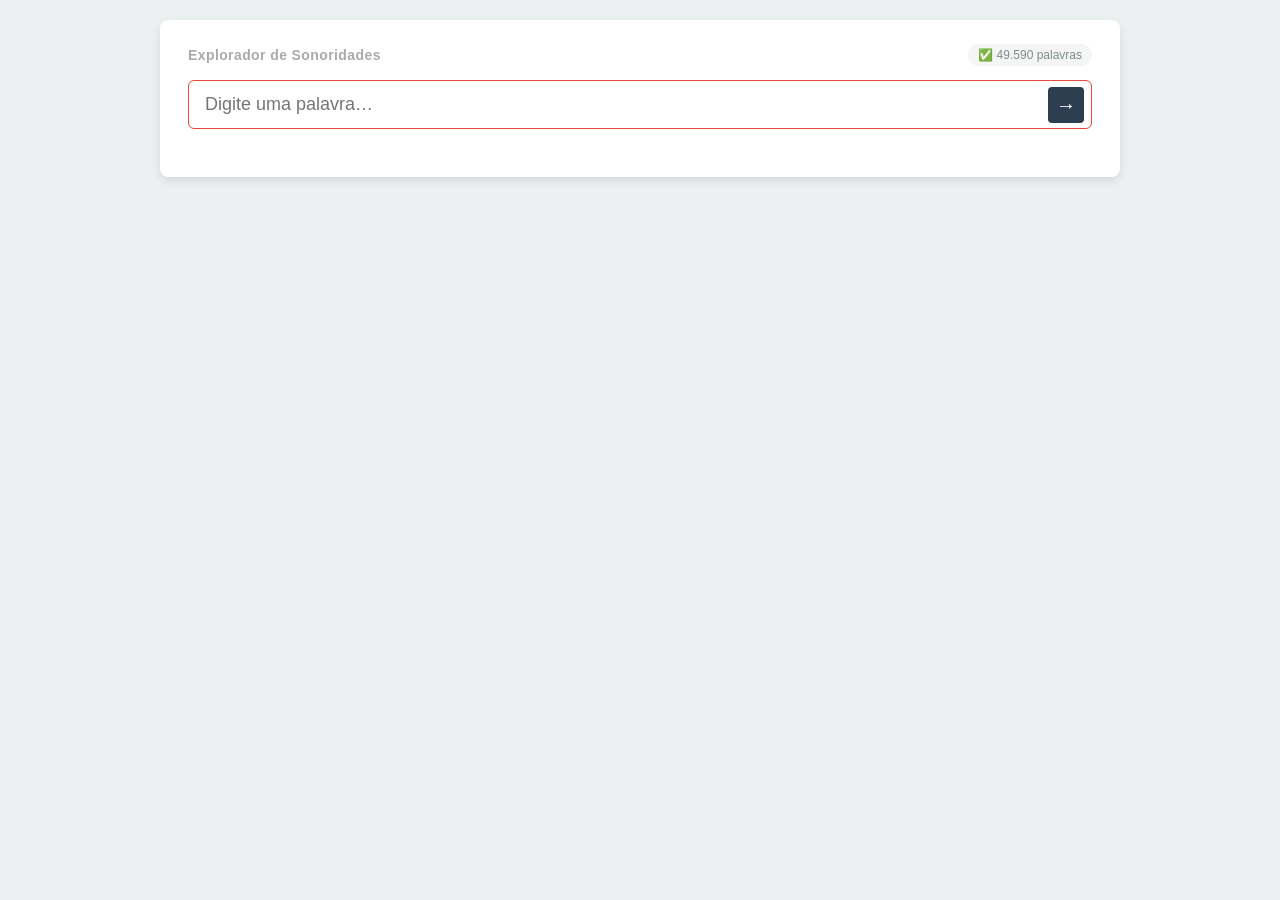
<file: syl/index-v2-flatheader.html>
<!DOCTYPE html>
<html lang="pt-BR">
<head>
    <meta charset="UTF-8">
    <meta name="viewport" content="width=device-width, initial-scale=1.0">
    <title>Explorador de Sonoridades</title>
    <style>
        :root {
            --primary: #2C3E50;
            --accent:  #E74C3C;
            --bg:      #ECF0F1;
            --c-rima:  #27AE60;
            --c-eco:   #2980B9;
            --c-ass:   #E67E22;
            --c-prox:  #8E44AD;
            --c-ritmo: #7F8C8D;
        }
        body { font-family: 'Segoe UI', Tahoma, sans-serif; background: var(--bg); color: var(--primary); padding: 20px; display: flex; flex-direction: column; align-items: center; margin: 0; }
        .container { width: 100%; max-width: 960px; background: white; padding: 24px 28px 30px; border-radius: 8px; box-shadow: 0 4px 10px rgba(0,0,0,0.1); box-sizing: border-box; }

        /* ── App header: título + chip de status ───────── */
        .app-header { display: flex; justify-content: space-between; align-items: center; margin-bottom: 14px; }
        .app-title  { font-size: 14px; font-weight: 600; color: #aaa; letter-spacing: 0.4px; }
        .status-chip { font-size: 12px; color: #7f8c8d; background: #F4F6F6; padding: 4px 10px; border-radius: 20px; white-space: nowrap; }

        /* ── Busca: input full-width + botão embutido ───── */
        /* O botão fica dentro do input (position:absolute) — sem wrapping. */
        .search-wrap { position: relative; margin-bottom: 11px; }
        .search-wrap input {
            display: block; width: 100%; padding: 13px 52px 13px 16px;
            font-size: 18px; border: 1px solid #BDC3C7; border-radius: 6px;
            outline: none; transition: border 0.2s; box-sizing: border-box;
        }
        .search-wrap input:focus { border-color: var(--accent); }
        #btnBuscar {
            position: absolute; right: 8px; top: 50%; transform: translateY(-50%);
            background: var(--primary); color: white; border: none;
            width: 36px; height: 36px; border-radius: 4px;
            cursor: pointer; font-size: 20px; line-height: 1;
            display: flex; align-items: center; justify-content: center;
            transition: background 0.18s;
        }
        #btnBuscar:hover:not(:disabled) { background: var(--accent); }
        #btnBuscar:disabled { background: #BDC3C7; cursor: not-allowed; }

        /* ── Perfil inline: uma linha compacta ──────────── */
        /*
            Substitui o box com duas linhas.
            A palavra com sílabas e tônica vem primeiro; chips de metadado seguem.
            Quebra em tela estreita de forma natural.
        */
        .perfil-linha {
            display: flex; flex-wrap: wrap; align-items: center; gap: 4px 6px;
            padding: 7px 12px; margin-bottom: 11px;
            background: #f8f9fa; border-left: 3px solid var(--accent);
            border-radius: 0 4px 4px 0;
        }
        .perfil-pw { font-size: 17px; letter-spacing: 1px; margin-right: 2px; flex-shrink: 0; }
        .tonica-inline { color: var(--accent); font-weight: bold; }
        .ptag {
            font-size: 11px; color: #777; background: white;
            border: 1px solid #e2e6ea; border-radius: 3px; padding: 1px 6px;
        }

        /* ── Faixas: pills horizontais com scroll ───────── */
        /*
            Sem label, sem caixa — só os botões em linha.
            Em telas estreitas o usuário pode rolar horizontalmente.
        */
        .banda-row {
            display: flex; gap: 6px; overflow-x: auto; padding-bottom: 3px;
            margin-bottom: 11px; scrollbar-width: none;
        }
        .banda-row::-webkit-scrollbar { display: none; }
        .banda-btn {
            flex-shrink: 0; border: 2px solid var(--bc); background: white; color: var(--bc);
            padding: 5px 13px; border-radius: 20px; cursor: pointer;
            font-size: 13px; line-height: 1.3; transition: all 0.14s;
        }
        .banda-btn small { display: block; font-size: 10px; opacity: 0.72; }
        .banda-btn.ativo  { background: var(--bc); color: white; }
        .banda-btn:hover  { opacity: 0.82; }

        /* ── Barra de resultado: contagem + toggle de view + facetas ── */
        /*
            Tudo numa linha. Facetas aparecem inline (sem caixa separada)
            quando há mais de 100 resultados nas faixas ativas.
        */
        .result-header {
            display: flex; align-items: center; flex-wrap: wrap; gap: 6px;
            padding-bottom: 10px; margin-bottom: 10px;
            border-bottom: 1px solid #f0f0f0;
        }
        .result-count { font-size: 14px; color: #666; flex: 1; min-width: 80px; }

        /* Toggle: ⊞ grid paginado  /  ≡ seções colapsáveis */
        .view-toggle { display: flex; gap: 3px; }
        .view-btn {
            background: #f0f0f0; color: #999; border: none;
            width: 28px; height: 28px; border-radius: 4px;
            cursor: pointer; font-size: 15px; line-height: 28px;
            text-align: center; transition: all 0.12s;
        }
        .view-btn.ativo { background: var(--primary); color: white; }

        /* Facetas inline */
        .facet-sep  { width: 1px; height: 20px; background: #ddd; flex-shrink: 0; }
        .facet-inline { display: flex; flex-wrap: wrap; gap: 4px; align-items: center; }
        .facet-btn  {
            padding: 2px 9px; font-size: 12px; border: 1px solid #ddd;
            border-radius: 20px; background: white; cursor: pointer; transition: all 0.11s;
        }
        .facet-btn:hover { border-color: var(--accent); color: var(--accent); }
        .facet-btn.ativo { background: var(--primary); color: white; border-color: var(--primary); }
        .facet-divider { display: inline-block; width: 1px; height: 16px; background: #e0e0e0; margin: 0 2px; vertical-align: middle; flex-shrink: 0; }
        .facet-clear-btn {
            padding: 2px 7px; font-size: 11px; border: 1px solid #f0c0c0;
            border-radius: 20px; background: white; cursor: pointer; color: #c0392b; transition: all 0.11s;
        }
        .facet-clear-btn:hover { background: #fdecea; }

        /* ── Modo ⊞ grid — grade paginada ─────────────── */
        .results-grid {
            display: grid;
            grid-template-columns: repeat(auto-fill, minmax(128px, 1fr));
            gap: 8px;
        }
        .word-card {
            border: 2px solid #e2e6ea; background: #f8f9fa;
            padding: 10px 6px 5px; border-radius: 6px;
            text-align: center; font-size: 16px;
            cursor: pointer; transition: transform 0.12s, box-shadow 0.12s;
        }
        .word-card:hover { transform: translateY(-2px); box-shadow: 0 4px 10px rgba(0,0,0,0.1); background: white; }
        .word-card.b-rima  { border-color: var(--c-rima); }
        .word-card.b-eco   { border-color: var(--c-eco); }
        .word-card.b-ass   { border-color: var(--c-ass); }
        .word-card.b-prox  { border-color: var(--c-prox); }
        .word-card.b-ritmo { border-color: var(--c-ritmo); }
        .tonica    { font-weight: bold; color: var(--accent); }
        .score-num { display: block; font-size: 10px; color: #ccc; margin-top: 2px; }

        /* ── Modo ≡ seções — seções colapsáveis por faixa ─ */
        /*
            Cada faixa vira uma seção com cabeçalho clicável.
            Clicar no cabeçalho colapsa/expande o grid interno.
            "Ver mais" carrega mais 24 cards dentro da seção.
        */
        .results-secoes { display: block; }
        .secao { margin-bottom: 18px; }
        .secao-header {
            display: flex; align-items: center; gap: 8px;
            padding: 7px 12px; border-radius: 4px; cursor: pointer;
            user-select: none; transition: filter 0.12s;
        }
        .secao-header:hover { filter: brightness(0.96); }
        .secao-toggle { font-size: 10px; flex-shrink: 0; }
        .secao-nome   { font-weight: 700; font-size: 14px; }
        .secao-range  { font-size: 12px; color: #999; }
        .secao-count  { margin-left: auto; font-size: 12px; color: #aaa; }
        .secao-grid   {
            display: grid;
            grid-template-columns: repeat(auto-fill, minmax(128px, 1fr));
            gap: 8px; padding: 10px 0 0;
        }
        .ver-mais {
            display: block; width: 100%; margin-top: 8px;
            padding: 6px; border: 1px dashed #ddd; border-radius: 4px;
            background: none; cursor: pointer; font-size: 12px; color: #aaa;
            transition: all 0.12s;
        }
        .ver-mais:hover { border-color: var(--accent); color: var(--accent); }

        /* ── Paginação ─────────────────────────────────── */
        .paginacao {
            display: flex; justify-content: center; align-items: center;
            gap: 12px; margin-top: 18px; font-size: 13px; color: #666;
        }
        .paginacao button {
            background: var(--primary); color: white; border: none;
            padding: 6px 14px; border-radius: 4px; cursor: pointer; font-size: 13px;
        }
        .paginacao button:hover:not(:disabled) { background: var(--accent); }
        .paginacao button:disabled { background: #ccc; cursor: default; }

        /* ── Misc ─────────────────────────────────────── */
        .empty-msg { color: #aaa; text-align: center; grid-column: 1 / -1; padding: 20px 0; font-size: 14px; }
    </style>
</head>
<body>
<div class="container">

    <!-- Linha 1: título mínimo + status de indexação -->
    <div class="app-header">
        <span class="app-title">Explorador de Sonoridades</span>
        <span class="status-chip" id="statusText">carregando…</span>
    </div>

    <!-- Linha 2: input full-width; botão → embutido à direita (sem wrapping) -->
    <div class="search-wrap">
        <input type="text" id="inputPalavra" placeholder="Digite uma palavra…">
        <button id="btnBuscar" onclick="buscarRimas()" disabled title="Buscar (Enter)">&#8594;</button>
    </div>

    <!-- Linha 3 (pós-busca): perfil fonético compacto em uma linha -->
    <div class="perfil-linha" id="perfilAlvo" style="display:none"></div>

    <!-- Linha 4 (pós-busca): faixas de score como pills horizontais com scroll -->
    <div class="banda-row" id="bandaPanel" style="display:none"></div>

    <!-- Linha 5 (pós-busca): contagem · toggle de view · facetas inline -->
    <div class="result-header" id="resultHeader" style="display:none">
        <span class="result-count" id="resultadosMsg"></span>
        <div class="view-toggle">
            <!-- ⊞ = grade paginada (padrão)   ≡ = seções colapsáveis por faixa -->
            <button class="view-btn ativo" id="btnGrid" onclick="setView('grid')"   title="Grade paginada">⊞</button>
            <button class="view-btn"       id="btnSec"  onclick="setView('secoes')" title="Seções por faixa">≡</button>
        </div>
        <div class="facet-sep"    id="facetSep"   style="display:none"></div>
        <div class="facet-inline" id="facetPanel"></div>
    </div>

    <!-- Resultados: div compartilhada pelos dois modos de view -->
    <div id="resultadosGrid"></div>
    <div class="paginacao" id="paginacao"></div>

</div>
<script>
// ═══════════════════════════════════════════════════════════════
// 1. MOTOR PROSÓDICO — silabificação
// ═══════════════════════════════════════════════════════════════
const vRegex = /[aeiouáàâãéêíóôõúü]/i;

function tratarHiatosVogais(blocoVoc, pLower) {
    if (blocoVoc.length <= 1) return [blocoVoc];
    let resultado = [], atual = blocoVoc[0];
    for (let i = 1; i < blocoVoc.length; i++) {
        let char = blocoVoc[i], par = (atual.slice(-1) + char).toLowerCase();
        let formamDitongo   = /^(ai|au|ei|eu|iu|oi|ou|ui|ão|õe|ãe|ia|ie|io|ua|ue|uo)$/.test(par);
        let vogaisIdenticas = par[0] === par[1];
        let temHiatoAcent   = /[aeiouáéíóúâêôãõü][íú]/.test(par);
        let ehHiatoFinal    = /^(ai|ui|au|oe)$/.test(par) &&
                              (pLower.endsWith(par+"r")||pLower.endsWith(par+"z")||pLower.endsWith(par+"l"));
        let seguidoDeNh     = pLower.includes(par+"nh");
        let formaHiatoDit   = false;
        if (blocoVoc.length >= 3 && /^[aeo]$/.test(atual.slice(-1))) {
            let prox = blocoVoc[i+1] ? blocoVoc[i+1].toLowerCase() : "";
            if (/^(iu|ia|io|ie|ui)$/.test(char+prox)) formaHiatoDit = true;
        }
        if (formamDitongo && !temHiatoAcent && !vogaisIdenticas && !ehHiatoFinal && !seguidoDeNh && !formaHiatoDit)
            atual += char;
        else { resultado.push(atual); atual = char; }
    }
    resultado.push(atual);
    return resultado;
}

function separarConsoantes(cBlock) {
    if (cBlock.length <= 1) return ["", cBlock];
    let tL = cBlock.toLowerCase();
    if (cBlock.length === 2) {
        if (/^(ch|lh|nh|gu|qu|br|cr|dr|fr|gr|pr|tr|vr|bl|cl|fl|gl|pl|tl)$/.test(tL)) return ["", cBlock];
        return [cBlock.slice(0,1), cBlock.slice(1)];
    }
    if (/^(ch|lh|nh|gu|qu|br|cr|dr|fr|gr|pr|tr|vr|bl|cl|fl|gl|pl|tl)$/.test(tL.slice(-2)))
        return [cBlock.slice(0,-2), cBlock.slice(-2)];
    return [cBlock.slice(0,-1), cBlock.slice(-1)];
}

function silabificar(palavra) {
    let blocos = [], tipoAt = '', textoAt = '';
    for (let i = 0; i < palavra.length; i++) {
        let ch = palavra[i], chL = ch.toLowerCase();
        if ((chL==='q'||chL==='g') && palavra[i+1] && palavra[i+1].toLowerCase()==='u'
            && palavra[i+2] && vRegex.test(palavra[i+2])) {
            if (tipoAt==='V') { blocos.push({tipo:'V',texto:textoAt}); textoAt=''; }
            blocos.push({tipo:'C',texto:ch+palavra[i+1]}); i++; tipoAt=''; continue;
        }
        let tipo = vRegex.test(ch) ? 'V' : 'C';
        if (tipo !== tipoAt) { if (textoAt) blocos.push({tipo:tipoAt,texto:textoAt}); tipoAt=tipo; textoAt=ch; }
        else textoAt += ch;
    }
    if (textoAt) blocos.push({tipo:tipoAt,texto:textoAt});
    let bExp = [];
    for (let b of blocos) {
        if (b.tipo==='V') tratarHiatosVogais(b.texto, palavra.toLowerCase()).forEach(v=>bExp.push({tipo:'V',texto:v}));
        else bExp.push(b);
    }
    let idxV = bExp.reduce((a,b,i)=>(b.tipo==='V'?[...a,i]:a),[]);
    if (!idxV.length) return [palavra];
    let sil = new Array(idxV.length).fill("");
    for (let i=0; i<idxV[0]; i++) sil[0] += bExp[i].texto;
    for (let k=0; k<idxV.length-1; k++) {
        sil[k] += bExp[idxV[k]].texto;
        let cT=""; for (let j=idxV[k]+1; j<idxV[k+1]; j++) cT+=bExp[j].texto;
        let [esq,dir] = separarConsoantes(cT); sil[k]+=esq; sil[k+1]+=dir;
    }
    let uV = idxV[idxV.length-1];
    sil[sil.length-1] += bExp[uV].texto;
    for (let i=uV+1; i<bExp.length; i++) sil[sil.length-1]+=bExp[i].texto;
    return sil;
}

function identificarTonica(silabas, p) {
    let t = p.toLowerCase();
    for (let i=0;i<silabas.length;i++) if(/[áéíóúâêô]/i.test(silabas[i])) return i;
    for (let i=0;i<silabas.length;i++) if(/[ãõ]/i.test(silabas[i])) return i;
    if (t.match(/(r|l|z|x|i|is|u|us|im|ins|um|uns)$/)) return silabas.length-1;
    if (t.match(/(a|as|e|es|o|os|am|em|ens)$/))        return Math.max(0,silabas.length-2);
    return Math.max(0,silabas.length-2);
}

function extrairBaseRima(silabas, ti) {
    let pf=silabas.slice(ti).join(''), m=pf.match(vRegex);
    return m ? pf.slice(m.index).toLowerCase() : pf.toLowerCase();
}

// ═══════════════════════════════════════════════════════════════
// 2. CAMPOS FONÉTICOS
// ═══════════════════════════════════════════════════════════════
function normV(s) {
    return s.toLowerCase()
        .replace(/[áàâ]/g,'a').replace(/[éê]/g,'e').replace(/í/g,'i')
        .replace(/[óô]/g,'o').replace(/[úü]/g,'u');
}
const CLUSTER_FAM = {
    br:'pl',cr:'pl',dr:'pl',fr:'fl',gr:'pl',pr:'pl',tr:'pl',vr:'fl',
    bl:'pl',cl:'pl',fl:'fl',gl:'pl',pl:'pl',tl:'pl',
    ch:'af',lh:'lp',nh:'np'
};
const FAM_LABEL   = {pl:'plosiva+líquida',fl:'fricativa+líquida',af:'africada',lp:'lateral palatal',np:'nasal palatal',si:'simples',vz:'—',cx:'complexo'};
const ACENT_LABEL = {ox:'Oxítona',px:'Paroxítona',ppx:'Proparoxítona',spx:'Superproparox.'};

function calcOnset(sil) { let m=sil.match(/^([^aeiouáàâãéêíóôõúü]*)/i); return m?m[1].toLowerCase():''; }
function calcVogalT(sil) { let m=sil.match(/[aeiouáàâãéêíóôõúü]/i); return m?normV(m[0]):''; }
function calcVogaisRima(sil,ti) { return normV(sil.slice(ti).join('')).replace(/[^aeiouãõ]/g,''); }
function calcEspinha(p) { return normV(p).replace(/[^aeiouãõ]/g,''); }
function calcAssC(sil,ti) {
    let span=sil.slice(ti).join('').toLowerCase().replace(/[aeiouáàâãéêíóôõúü]/g,'');
    return [...new Set(span)].sort().join('');
}
function calcFam(o) { return !o?'vz':o.length===1?'si':(CLUSTER_FAM[o]||'cx'); }
function calcAcent(sil,ti) { let d=sil.length-1-ti; return d===0?'ox':d===1?'px':d===2?'ppx':'spx'; }

function perfilFonetico(palavra) {
    let pL=palavra.toLowerCase().trim();
    if (!pL||!/[a-záàâãéêíóôõúü]/i.test(pL)) return null;
    let sil=silabificar(pL), ti=identificarTonica(sil,pL), onset=calcOnset(sil[ti]);
    return {
        palavra:pL, silabas:sil, tonicaIndex:ti, numSilabas:sil.length,
        rimaPerfeita:extrairBaseRima(sil,ti), terminacao:pL.slice(-2),
        onsetTonico:onset, vogalTonica:calcVogalT(sil[ti]),
        vogaisRima:calcVogaisRima(sil,ti), espinhaVocal:calcEspinha(pL),
        assConsonantal:calcAssC(sil,ti), familiaCluster:calcFam(onset),
        acentuacao:calcAcent(sil,ti)
    };
}

// ═══════════════════════════════════════════════════════════════
// 3. PONTUAÇÃO COMPOSTA
// ═══════════════════════════════════════════════════════════════
//
//  Rima perfeita         +100   tônica→fim: tudo idêntico
//  Assonância            + 60   tônica→fim: só vogais coincidem
//  Eco consonantal exato + 50   onset tônico idêntico
//  Consoante compartilh. + 25   onset tem ≥1 consoante em comum
//  Família de cluster    + 20   mesmo tipo estrutural
//  Assin. consonantal    + 30   Jaccard ≥ 0.5 nas consoantes do span
//  Espinha vocal         + 40   sequência completa de vogais da palavra
//  Vogal tônica          + 15   só a vogal central coincide
//  Padrão rítmico        + 10   mesmo nº sílabas + mesmo tipo de acento
//
//  Faixas:
//    Rima        ≥ 160  —  rima perfeita
//    Eco forte  100–159 —  múltiplos critérios sobrepostos
//    Assonância  60–99  —  ressonância vocálica sem rima exata
//    Proximidade 25–59  —  conexão consonantal / espinha (soramimi)
//    Ritmo       10–24  —  só estrutura silábica e acentual

function calcScore(item, alvo, setOnset, setAssC, lenAssC) {
    let s = 0;

    if (item.rimaPerfeita === alvo.rimaPerfeita)                    s += 100;
    if (alvo.vogaisRima && item.vogaisRima === alvo.vogaisRima)     s +=  60;

    if (alvo.onsetTonico) {
        if (item.onsetTonico === alvo.onsetTonico) {
            s += 50;
        } else if (item.onsetTonico) {
            for (let c of item.onsetTonico) { if (setOnset.has(c)) { s += 25; break; } }
        }
    }

    if (alvo.familiaCluster !== 'vz' && alvo.familiaCluster !== 'si'
        && item.familiaCluster === alvo.familiaCluster) s += 20;

    if (lenAssC > 0 && item.assConsonantal) {
        let inter = 0;
        for (let c of item.assConsonantal) if (setAssC.has(c)) inter++;
        let union = lenAssC + item.assConsonantal.length - inter;
        if (union > 0 && inter / union >= 0.5) s += 30;
    }

    if (alvo.espinhaVocal.length > 1 && item.espinhaVocal === alvo.espinhaVocal) s += 40;
    if (alvo.vogalTonica && item.vogalTonica === alvo.vogalTonica)  s +=  15;
    if (item.numSilabas === alvo.numSilabas && item.acentuacao === alvo.acentuacao) s += 10;

    return s;
}

// ═══════════════════════════════════════════════════════════════
// 4. INDEXAÇÃO
// ═══════════════════════════════════════════════════════════════
let dicionarioIndexado = [];

async function indexarDicionario() {
    let chip = document.getElementById("statusText");
    let btn  = document.getElementById("btnBuscar");
    chip.textContent = "baixando…";
    try {
        const resp = await fetch('./palavras.txt');
        if (!resp.ok) throw new Error(`HTTP ${resp.status}`);
        const lista = (await resp.text()).split(/\r?\n/)
            .map(p=>p.trim()).filter(p=>p.length>1&&/[a-záàâãéêíóôõúü]/i.test(p));
        chip.textContent = `indexando ${lista.length}…`;
        setTimeout(() => {
            let t0 = performance.now();
            dicionarioIndexado = lista.map(p=>perfilFonetico(p)).filter(Boolean);
            let ms = (performance.now()-t0).toFixed(0);
            chip.innerHTML = `✅ ${dicionarioIndexado.length.toLocaleString('pt-BR')} palavras`;
            btn.disabled = false;
            document.getElementById("inputPalavra").focus();
        }, 50);
    } catch(e) {
        chip.innerHTML = `<span style="color:#c0392b">erro ao carregar palavras.txt</span>`;
        console.error(e);
    }
}

// ═══════════════════════════════════════════════════════════════
// 5. FAIXAS — definição e helper
// ═══════════════════════════════════════════════════════════════
// color e bg são usados diretamente em inline styles de elementos dinâmicos,
// evitando dependência de CSS custom properties em contextos de innerHTML.
const BANDAS = [
    { key:160, label:'Rima',        range:'≥ 160',   cls:'b-rima',  color:'#27AE60', bg:'rgba(39,174,96,0.09)'   },
    { key:100, label:'Eco forte',   range:'100–159', cls:'b-eco',   color:'#2980B9', bg:'rgba(41,128,185,0.09)'  },
    { key:60,  label:'Assonância',  range:'60–99',   cls:'b-ass',   color:'#E67E22', bg:'rgba(230,126,34,0.09)'  },
    { key:25,  label:'Proximidade', range:'25–59',   cls:'b-prox',  color:'#8E44AD', bg:'rgba(142,68,173,0.09)'  },
    { key:10,  label:'Ritmo',       range:'10–24',   cls:'b-ritmo', color:'#7F8C8D', bg:'rgba(127,140,141,0.09)' }
];

function getBandaKey(score) {
    if (score >= 160) return 160;
    if (score >= 100) return 100;
    if (score >= 60)  return 60;
    if (score >= 25)  return 25;
    return 10;
}

// ═══════════════════════════════════════════════════════════════
// 6. ESTADO
// ═══════════════════════════════════════════════════════════════
let resultadosCompletos = [];
let bandasAtivas  = new Set([160,100,60,25,10]);
let facetAtivos   = { sil: null, acent: null };
let pagAtual      = 0;
let alvoAtual     = null;
let modoView      = 'grid';   // 'grid' | 'secoes'
let secaoColapsada = new Set();
let secaoLimite    = {};      // key → quantas palavras mostrar na seção

// ═══════════════════════════════════════════════════════════════
// 7. BUSCA
// ═══════════════════════════════════════════════════════════════
function buscarRimas() {
    let raw = document.getElementById("inputPalavra").value.trim();
    if (!raw) return;
    let alvo = perfilFonetico(raw);
    if (!alvo) return;
    alvoAtual = alvo;

    let setOnset = new Set(alvo.onsetTonico);
    let setAssC  = new Set(alvo.assConsonantal);
    let lenAssC  = alvo.assConsonantal.length;

    resultadosCompletos = dicionarioIndexado
        .filter(i => i.palavra !== alvo.palavra)
        .map(i => ({ ...i, score: calcScore(i, alvo, setOnset, setAssC, lenAssC) }))
        .filter(i => i.score > 0)
        .sort((a, b) => b.score - a.score);

    bandasAtivas   = new Set([160,100,60,25,10]);
    facetAtivos    = { sil: null, acent: null };
    pagAtual       = 0;
    secaoColapsada = new Set();
    secaoLimite    = {};

    mostrarPerfil(alvo);
    renderBandas();
    aplicarFiltros();
}

// ═══════════════════════════════════════════════════════════════
// 8. FILTROS E DESPACHO
// ═══════════════════════════════════════════════════════════════
function aplicarFiltros() {
    let porBanda = resultadosCompletos.filter(i => bandasAtivas.has(getBandaKey(i.score)));
    let final = porBanda.filter(r => {
        if (facetAtivos.sil   !== null && r.numSilabas  !== facetAtivos.sil)   return false;
        if (facetAtivos.acent !== null && r.acentuacao  !== facetAtivos.acent) return false;
        return true;
    });

    // Barra de resultado
    let header = document.getElementById("resultHeader");
    header.style.display = 'flex';
    document.getElementById("resultadosMsg").textContent =
        `${final.length.toLocaleString('pt-BR')} palavra${final.length !== 1 ? 's' : ''}`;

    // Facetas inline (só quando há muitos resultados)
    if (porBanda.length > 100) {
        renderFacetas(porBanda);
        document.getElementById("facetSep").style.display = 'block';
    } else {
        document.getElementById("facetPanel").innerHTML = '';
        document.getElementById("facetSep").style.display = 'none';
    }

    if (modoView === 'secoes') renderSecoes(final);
    else renderGrid(final);
}

// ═══════════════════════════════════════════════════════════════
// 9. FAIXAS — row de pills
// ═══════════════════════════════════════════════════════════════
function renderBandas() {
    let counts = {};
    BANDAS.forEach(b => counts[b.key] = 0);
    resultadosCompletos.forEach(i => counts[getBandaKey(i.score)]++);

    let row = document.getElementById("bandaPanel");
    row.innerHTML = BANDAS.map(b => {
        let ativo = bandasAtivas.has(b.key);
        let s = ativo
            ? `background:${b.color}; border-color:${b.color}; color:white`
            : `background:white; border-color:${b.color}; color:${b.color}`;
        return `<button class="banda-btn${ativo?' ativo':''}" style="--bc:${b.color};${s}"
                        onclick="toggleBanda(${b.key})">
                    ${b.label}<small>${b.range} · ${counts[b.key]}</small>
                </button>`;
    }).join('');
    row.style.display = 'flex';
}

function toggleBanda(key) {
    if (bandasAtivas.has(key)) bandasAtivas.delete(key);
    else bandasAtivas.add(key);
    facetAtivos = { sil: null, acent: null };
    pagAtual    = 0;
    renderBandas();
    aplicarFiltros();
}

// ═══════════════════════════════════════════════════════════════
// 10. FACETAS INLINE
// ═══════════════════════════════════════════════════════════════
function renderFacetas(base) {
    let porSil = {}, porAcent = {};
    base.forEach(r => {
        porSil[r.numSilabas]   = (porSil[r.numSilabas]   || 0) + 1;
        porAcent[r.acentuacao] = (porAcent[r.acentuacao] || 0) + 1;
    });

    let silBtns = Object.keys(porSil).sort((a,b)=>+a-+b).map(k =>
        `<button class="facet-btn${facetAtivos.sil===+k?' ativo':''}"
                 onclick="setFaceta('sil',${k})">${k}s</button>`
    ).join('');

    let acentBtns = Object.entries(porAcent).map(([k,v]) =>
        `<button class="facet-btn${facetAtivos.acent===k?' ativo':''}"
                 onclick="setFaceta('acent','${k}')">${ACENT_LABEL[k]||k}</button>`
    ).join('');

    let temAtivo = facetAtivos.sil !== null || facetAtivos.acent !== null;
    document.getElementById("facetPanel").innerHTML =
        silBtns +
        `<span class="facet-divider"></span>` +
        acentBtns +
        (temAtivo ? `<button class="facet-clear-btn" onclick="limparFacetas()">✕</button>` : '');
}

function setFaceta(tipo, valor) {
    facetAtivos[tipo] = facetAtivos[tipo] === valor ? null : valor;
    pagAtual = 0;
    aplicarFiltros();
}
function limparFacetas() {
    facetAtivos = { sil: null, acent: null };
    pagAtual    = 0;
    aplicarFiltros();
}

// ═══════════════════════════════════════════════════════════════
// 11. TOGGLE DE VIEW
// ═══════════════════════════════════════════════════════════════
function setView(modo) {
    modoView = modo;
    document.getElementById("btnGrid").classList.toggle("ativo", modo === 'grid');
    document.getElementById("btnSec").classList.toggle("ativo",  modo === 'secoes');
    pagAtual = 0;
    aplicarFiltros();
}

// ═══════════════════════════════════════════════════════════════
// 12. MODO ⊞ — grade paginada
// ═══════════════════════════════════════════════════════════════
const POR_PAG = 60;

function renderGrid(resultados) {
    let grid  = document.getElementById("resultadosGrid");
    let pagEl = document.getElementById("paginacao");
    grid.className = 'results-grid';
    grid.innerHTML = '';

    if (!resultados.length) {
        grid.innerHTML = '<p class="empty-msg">Nenhuma palavra nesta faixa.</p>';
        pagEl.innerHTML = '';
        return;
    }

    let fatia = resultados.slice(pagAtual * POR_PAG, (pagAtual+1) * POR_PAG);
    fatia.forEach(item => {
        let b   = BANDAS.find(b => b.key === getBandaKey(item.score));
        let div = document.createElement("div");
        div.className       = `word-card ${b.cls}`;
        div.dataset.palavra = item.palavra;
        div.title           = `${item.score} pts`;
        div.innerHTML = item.silabas.map((s,i) =>
            i===item.tonicaIndex ? `<span class="tonica">${s}</span>` : s
        ).join('') + `<span class="score-num">${item.score}</span>`;
        grid.appendChild(div);
    });

    let total    = resultados.length;
    let totalPag = Math.ceil(total / POR_PAG);
    pagEl.innerHTML = totalPag <= 1 ? '' :
        `<button onclick="irPag(${pagAtual-1})" ${pagAtual===0?'disabled':''}>← Ant.</button>
         <span>${pagAtual+1} / ${totalPag} &nbsp;·&nbsp; ${total.toLocaleString('pt-BR')}</span>
         <button onclick="irPag(${pagAtual+1})" ${pagAtual>=totalPag-1?'disabled':''}>Próx. →</button>`;
}

function irPag(n) {
    let porBanda = resultadosCompletos.filter(i => bandasAtivas.has(getBandaKey(i.score)));
    let tot = porBanda.filter(r => {
        if (facetAtivos.sil   !== null && r.numSilabas  !== facetAtivos.sil)   return false;
        if (facetAtivos.acent !== null && r.acentuacao  !== facetAtivos.acent) return false;
        return true;
    }).length;
    if (n < 0 || n >= Math.ceil(tot / POR_PAG)) return;
    pagAtual = n;
    aplicarFiltros();
    document.getElementById("resultadosGrid").scrollIntoView({behavior:'smooth', block:'start'});
}

// ═══════════════════════════════════════════════════════════════
// 13. MODO ≡ — seções colapsáveis por faixa
// ═══════════════════════════════════════════════════════════════
//
// Cada faixa ativa vira uma seção com cabeçalho clicável.
// Por padrão: as 3 primeiras faixas expandidas, as últimas 2 colapsadas.
// "Ver mais" carrega 24 cards extras dentro da seção, sem re-busca.
const SECAO_INICIAL = 24;

function renderSecoes(resultados) {
    let grid = document.getElementById("resultadosGrid");
    grid.className = 'results-secoes';
    document.getElementById("paginacao").innerHTML = '';

    if (!resultados.length) {
        grid.innerHTML = '<p class="empty-msg">Nenhuma palavra nesta faixa.</p>';
        return;
    }

    let groups = {};
    BANDAS.forEach(b => groups[b.key] = []);
    resultados.forEach(r => groups[getBandaKey(r.score)].push(r));

    grid.innerHTML = BANDAS
        .filter(b => bandasAtivas.has(b.key) && groups[b.key].length > 0)
        .map(b => secaoHTML(b, groups[b.key]))
        .join('');
}

function secaoHTML(banda, words) {
    let collapsed = secaoColapsada.has(banda.key);
    let lim       = secaoLimite[banda.key] || SECAO_INICIAL;
    let visible   = words.slice(0, lim);
    let temMais   = words.length > lim;

    let cardsHTML = visible.map(item => {
        let sil = item.silabas.map((s,i) =>
            i===item.tonicaIndex ? `<span class="tonica">${s}</span>` : s
        ).join('');
        return `<div class="word-card ${banda.cls}" data-palavra="${item.palavra}"
                     title="${item.score} pts">${sil}<span class="score-num">${item.score}</span></div>`;
    }).join('');

    return `
    <div class="secao">
        <div class="secao-header"
             onclick="toggleSecao(${banda.key})"
             style="background:${banda.bg}; border-left:3px solid ${banda.color}">
            <span class="secao-toggle" style="color:${banda.color}">${collapsed ? '▶' : '▼'}</span>
            <span class="secao-nome"   style="color:${banda.color}">${banda.label}</span>
            <span class="secao-range">${banda.range}</span>
            <span class="secao-count">${words.length} palavras</span>
        </div>
        ${collapsed ? '' : `
        <div class="secao-grid">${cardsHTML}</div>
        ${temMais ? `<button class="ver-mais" onclick="verMaisSecao(${banda.key})">
            + ${Math.min(24, words.length - lim)} mais
        </button>` : ''}
        `}
    </div>`;
}

function _getSecoesFinal() {
    let porBanda = resultadosCompletos.filter(i => bandasAtivas.has(getBandaKey(i.score)));
    return porBanda.filter(r => {
        if (facetAtivos.sil   !== null && r.numSilabas  !== facetAtivos.sil)   return false;
        if (facetAtivos.acent !== null && r.acentuacao  !== facetAtivos.acent) return false;
        return true;
    });
}

function toggleSecao(key) {
    if (secaoColapsada.has(key)) secaoColapsada.delete(key);
    else secaoColapsada.add(key);
    renderSecoes(_getSecoesFinal());
}

function verMaisSecao(key) {
    secaoLimite[key] = (secaoLimite[key] || SECAO_INICIAL) + 24;
    renderSecoes(_getSecoesFinal());
}

// ═══════════════════════════════════════════════════════════════
// 14. PERFIL FONÉTICO — formato compacto em linha
// ═══════════════════════════════════════════════════════════════
function mostrarPerfil(alvo) {
    let silHTML = alvo.silabas.map((s,i) =>
        i===alvo.tonicaIndex ? `<b class="tonica-inline">${s.toUpperCase()}</b>` : s
    ).join('·');

    let famTag = (alvo.familiaCluster !== 'si' && alvo.familiaCluster !== 'vz')
        ? `<span class="ptag">cluster: ${FAM_LABEL[alvo.familiaCluster]||alvo.familiaCluster}</span>` : '';

    let box = document.getElementById("perfilAlvo");
    box.innerHTML =
        `<span class="perfil-pw">${silHTML}</span>` +
        `<span class="ptag">${alvo.numSilabas} síl.</span>` +
        `<span class="ptag">${ACENT_LABEL[alvo.acentuacao]||alvo.acentuacao}</span>` +
        `<span class="ptag">vogal /${alvo.vogalTonica}/</span>` +
        (alvo.onsetTonico ? `<span class="ptag">onset: ${alvo.onsetTonico}</span>` : '') +
        famTag +
        (alvo.vogaisRima    ? `<span class="ptag">rim.vog: ${alvo.vogaisRima}</span>`    : '') +
        (alvo.espinhaVocal  ? `<span class="ptag">espinha: ${alvo.espinhaVocal}</span>`  : '') +
        (alvo.assConsonantal? `<span class="ptag">cons: ${alvo.assConsonantal}</span>`   : '');
    box.style.display = 'flex';
}

// ═══════════════════════════════════════════════════════════════
// 15. INICIALIZAÇÃO
// ═══════════════════════════════════════════════════════════════

// Delegação de eventos para os cards (ambos os modos)
document.getElementById("resultadosGrid").addEventListener("click", e => {
    let card = e.target.closest(".word-card");
    if (card && card.dataset.palavra) {
        document.getElementById("inputPalavra").value = card.dataset.palavra;
        buscarRimas();
    }
});

document.getElementById("inputPalavra").addEventListener("keypress", e => {
    if (e.key === "Enter" && !document.getElementById("btnBuscar").disabled) buscarRimas();
});

window.onload = indexarDicionario;
</script>
</body>
</html>
</file>
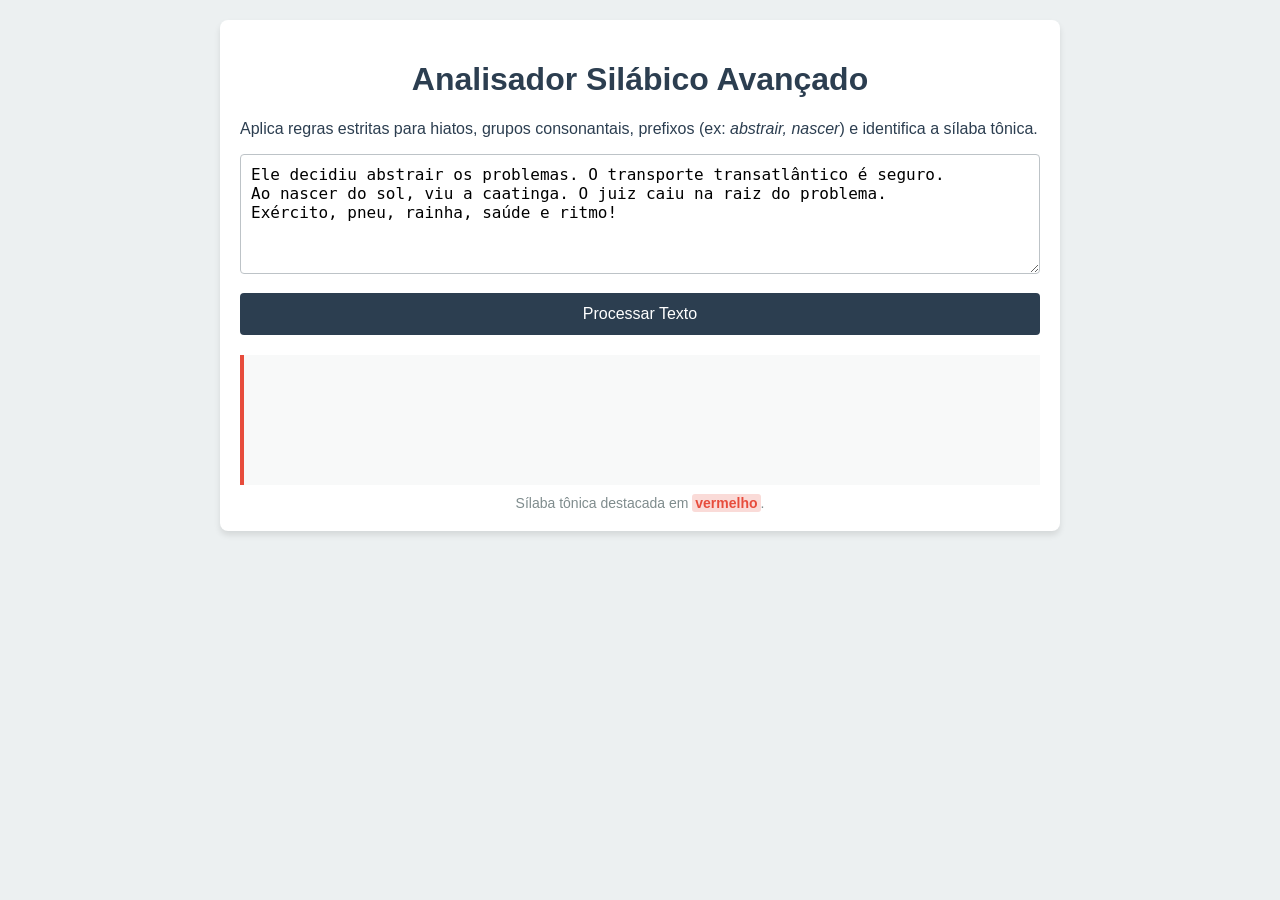
<file: syl/sep.htm>
<!DOCTYPE html>
<html lang="pt-BR">
<head>
    <meta charset="UTF-8">
    <meta name="viewport" content="width=device-width, initial-scale=1.0">
    <title>Analisador Silábico e Prosódico (Avançado)</title>
    <style>
        :root {
            --primary: #2C3E50;
            --secondary: #34495E;
            --accent: #E74C3C;
            --bg: #ECF0F1;
        }
        body {
            font-family: 'Segoe UI', Tahoma, Geneva, Verdana, sans-serif;
            background-color: var(--bg);
            color: var(--primary);
            margin: 0;
            padding: 20px;
            display: flex;
            flex-direction: column;
            align-items: center;
        }
        h1 { text-align: center; color: var(--primary); }
        .container {
            width: 100%; max-width: 800px; background: white;
            padding: 20px; border-radius: 8px; box-shadow: 0 4px 6px rgba(0,0,0,0.1);
        }
        textarea {
            width: 100%; height: 120px; padding: 10px; font-size: 16px;
            border: 1px solid #BDC3C7; border-radius: 4px; resize: vertical; box-sizing: border-box;
        }
        button {
            margin-top: 15px; background-color: var(--primary); color: white;
            border: none; padding: 12px 20px; font-size: 16px; border-radius: 4px; cursor: pointer; width: 100%;
        }
        button:hover { background-color: var(--accent); }
        .resultado-box {
            margin-top: 20px; padding: 15px; background-color: #F8F9F9;
            border-left: 4px solid var(--accent); min-height: 100px; font-size: 18px; line-height: 1.8; white-space: pre-wrap;
        }
        .palavra { display: inline-block; margin-right: 5px; }
        .silaba { color: var(--secondary); }
        .tonica {
            font-weight: bold; color: var(--accent); background-color: #fadbd8;
            padding: 1px 3px; border-radius: 3px;
        }
        .legenda { margin-top: 10px; font-size: 14px; color: #7F8C8D; text-align: center; }
    </style>
</head>
<body>

    <div class="container">
        <h1>Analisador Silábico Avançado</h1>
        <p>Aplica regras estritas para hiatos, grupos consonantais, prefixos (ex: <i>abstrair, nascer</i>) e identifica a sílaba tônica.</p>
        
        <textarea id="inputText">Ele decidiu abstrair os problemas. O transporte transatlântico é seguro.
Ao nascer do sol, viu a caatinga. O juiz caiu na raiz do problema.
Exército, pneu, rainha, saúde e ritmo!</textarea>
        
        <button onclick="processarTexto()">Processar Texto</button>

        <div class="resultado-box" id="output"></div>
        <div class="legenda">Sílaba tônica destacada em <span class="tonica">vermelho</span>.</div>
    </div>

    <script>
        const vRegex = /[aeiouáàâãéêíóôõúü]/i;

// 1. TRATAMENTO DE HIATOS (Regras 6 e 7) Atualizado para "rainha" e "caiu"
function tratarHiatosVogais(blocoVoc, palavraOriginal) {
    if (blocoVoc.length <= 1) return [blocoVoc];
    let resultado = [];
    let atual = blocoVoc[0];
    let pLower = palavraOriginal.toLowerCase();

    for (let i = 1; i < blocoVoc.length; i++) {
        let char = blocoVoc[i];
        let par = (atual.slice(-1) + char).toLowerCase();
        
        // Padrões gerais de ditongos
        let formamDitongo = /^(ai|au|ei|eu|iu|oi|ou|ui|ão|õe|ãe|ia|ie|io|ua|ue|uo)$/.test(par);
        
        // Exceção 1: Vogais idênticas SEMPRE separam (ca-a-tin-ga)
        let vogaisIdenticas = par[0] === par[1];
        
        // Exceção 2: Segunda vogal acentuada (sa-ú-de)
        let temHiatoAcentuado = /[aeiouáéíóúâêôãõü][íú]/.test(par);
        
        // Exceção 3: Verbos e palavras terminadas em -air, -uir, -aiz, -oer
        let ehHiatoFinal = false;
        if (/^(ai|ui|au|oe)$/.test(par) && (pLower.endsWith(par + "r") || pLower.endsWith(par + "z") || pLower.endsWith(par + "l"))) {
            ehHiatoFinal = true;
        }

        // Exceção 4 (O caso "rainha"): Vogais seguidas de 'nh' forçam hiato (ra-i-nha, mo-i-nho)
        // Se a palavra contém o par vocálico seguido de 'nh', eles se separam.
        let seguidoDeNh = pLower.includes(par + "nh");

        // Exceção 5 (O caso "caiu"): Hiato seguido de ditongo.
        // Se temos um "a", "e" ou "o" e o PRÓXIMO caractere forma um ditongo com 'u' ou 'i' (ex: a-iu, a-io)
        let formaHiatoComDitongo = false;
        if (blocoVoc.length >= 3 && /^[aeo]$/.test(atual.slice(-1))) {
            let proximoChar = blocoVoc[i+1] ? blocoVoc[i+1].toLowerCase() : "";
            // Se o char atual e o próximo formam 'iu', 'ia', 'io' (ex: a + iu)
            if (/^(iu|ia|io|ie|ui)$/.test(char + proximoChar)) {
                formaHiatoComDitongo = true;
            }
        }

        if (formamDitongo && !temHiatoAcentuado && !vogaisIdenticas && !ehHiatoFinal && !seguidoDeNh && !formaHiatoComDitongo) {
            atual += char; // Mantém na mesma sílaba (Ditongo)
        } else {
            resultado.push(atual); // Quebra a sílaba (Hiato)
            atual = char;
        }
    }
    resultado.push(atual);
    return resultado;
}
        // 2. SEPARADOR INTELIGENTE DE CONSOANTES (Regras 1, 2, 3, 4 e 5)
        function separarConsoantes(cBlock) {
            if (cBlock.length <= 1) return ["", cBlock];

            let textLower = cBlock.toLowerCase();
            const inseparaveis = /^(ch|lh|nh|gu|qu|br|cr|dr|fr|gr|pr|tr|vr|bl|cl|fl|gl|pl|tl)$/;
            const separaveisDuplas = /^(rr|ss|cc|cç|sc|sç|xc)$/;

            // Se forem 2 consoantes
            if (cBlock.length === 2) {
                if (inseparaveis.test(textLower)) return ["", cBlock]; // ex: br -> vai pra direita (a-bra-ço)
                return [cBlock.slice(0, 1), cBlock.slice(1)];          // ex: bd -> separa (ab-di-car), sc -> (nas-cer)
            }

            // Se forem 3 ou mais consoantes (Ex: bstr, nsp, nsc)
            if (cBlock.length >= 3) {
                let ultimasDuas = textLower.slice(-2);
                
                // Se as duas últimas formam um grupo inseparável (ex: 'tr' em 'bstr')
                // O prefixo 'bs' fica na sílaba anterior e 'tr' vai para a próxima (abs-tra-ir)
                if (inseparaveis.test(ultimasDuas)) {
                    return [cBlock.slice(0, -2), cBlock.slice(-2)];
                } else {
                    // Se não formam grupo (ex: 'nst' em 'ins-tan-te'), a última vai pra direita
                    return [cBlock.slice(0, -1), cBlock.slice(-1)];
                }
            }
            return ["", cBlock];
        }

        // 3. MOTOR DE SILABIFICAÇÃO
        function silabificar(palavra) {
            let blocos = [];
            let tipoAtual = '';
            let textoAtual = '';

            // Agrupa Vogais (V) e Consoantes (C)
            for (let i = 0; i < palavra.length; i++) {
                let char = palavra[i];
                let charLower = char.toLowerCase();
                
                // Tratamento especial para qu / gu (mantém o U junto da consoante)
                if ((charLower === 'q' || charLower === 'g') && palavra[i+1] && palavra[i+1].toLowerCase() === 'u') {
                    if (palavra[i+2] && vRegex.test(palavra[i+2])) {
                        if (tipoAtual === 'V') { blocos.push({tipo: 'V', texto: textoAtual}); textoAtual = ''; }
                        blocos.push({tipo: 'C', texto: char + palavra[i+1]}); 
                        i++; // Pula o 'u'
                        tipoAtual = '';
                        continue;
                    }
                }

                let tipo = vRegex.test(char) ? 'V' : 'C';

                if (tipo !== tipoAtual) {
                    if (textoAtual !== '') blocos.push({tipo: tipoAtual, texto: textoAtual});
                    tipoAtual = tipo;
                    textoAtual = char;
                } else { textoAtual += char; }
            }
            if (textoAtual !== '') blocos.push({tipo: tipoAtual, texto: textoAtual});

            // Expande Vogais (Hiatos)
            let blocosExpandidos = [];
            for (let b of blocos) {
                if (b.tipo === 'V') {
                    let vSeparadas = tratarHiatosVogais(b.texto, palavra);
                    vSeparadas.forEach(v => blocosExpandidos.push({tipo: 'V', texto: v}));
                } else {
                    blocosExpandidos.push(b);
                }
            }

            let indicesV = [];
            for (let i = 0; i < blocosExpandidos.length; i++) {
                if (blocosExpandidos[i].tipo === 'V') indicesV.push(i);
            }

            if (indicesV.length === 0) return [palavra]; // Palavras sem vogais normais (abreviações)

            let silabas = new Array(indicesV.length).fill("");

            // 1ª Sílaba pega consoantes iniciais (Ex: "pn" em "pneu-má-ti-co")
            for (let i = 0; i < indicesV[0]; i++) {
                silabas[0] += blocosExpandidos[i].texto;
            }

            // Divisão do miolo da palavra
            for (let k = 0; k < indicesV.length - 1; k++) {
                silabas[k] += blocosExpandidos[indicesV[k]].texto; // Adiciona a vogal à sílaba atual

                let inicioC = indicesV[k] + 1;
                let fimC = indicesV[k+1];
                let cTexto = "";
                for (let j = inicioC; j < fimC; j++) cTexto += blocosExpandidos[j].texto;

                let [esquerdaC, direitaC] = separarConsoantes(cTexto);
                silabas[k] += esquerdaC;       // Finaliza sílaba atual
                silabas[k+1] += direitaC;      // Inicia a próxima sílaba
            }

            // Última sílaba pega o resto
            let ultimaV = indicesV[indicesV.length - 1];
            silabas[silabas.length - 1] += blocosExpandidos[ultimaV].texto;
            for (let i = ultimaV + 1; i < blocosExpandidos.length; i++) {
                silabas[silabas.length - 1] += blocosExpandidos[i].texto;
            }

            return silabas;
        }

        // 4. IDENTIFICADOR DA SÍLABA TÔNICA
        function identificarTonica(silabas, palavraOriginal) {
            const acentos = /[áéíóúâêô]/i;
            for (let i = 0; i < silabas.length; i++) {
                if (acentos.test(silabas[i])) return i;
            }

            const til = /[ãõ]/i;
            for (let i = 0; i < silabas.length; i++) {
                if (til.test(silabas[i])) return i; 
            }

            let term = palavraOriginal.toLowerCase();
            
            // Oxítonas: Terminadas em R, L, Z, X, I, U, IM, UM
            if (term.match(/(r|l|z|x|i|is|u|us|im|ins|um|uns)$/)) {
                return silabas.length - 1; 
            }

            // Paroxítonas (Regra geral)
            if (term.match(/(a|as|e|es|o|os|am|em|ens)$/)) {
                return Math.max(0, silabas.length - 2); 
            }

            return Math.max(0, silabas.length - 2);
        }

        // 5. RENDERIZAÇÃO
        function processarTexto() {
            let texto = document.getElementById("inputText").value;
            let output = document.getElementById("output");
            output.innerHTML = "";

            let tokens = texto.split(/([a-zA-ZáàâãéêíóôõúüçÁÀÂÃÉÊÍÓÔÕÚÜÇ]+)/);

            for (let token of tokens) {
                if (/^[a-zA-ZáàâãéêíóôõúüçÁÀÂÃÉÊÍÓÔÕÚÜÇ]+$/.test(token)) {
                    let silabas = silabificar(token);
                    let indexTonica = identificarTonica(silabas, token);
                    
                    let spans = silabas.map((s, i) => {
                        let classe = (i === indexTonica) ? "silaba tonica" : "silaba";
                        return `<span class="${classe}">${s}</span>`;
                    });

                    output.innerHTML += `<span class="palavra">${spans.join("-")}</span>`;
                } else {
                    output.innerHTML += token.replace(/\n/g, '<br>');
                }
            }
        }
    </script>
</body>
</html>
</file>
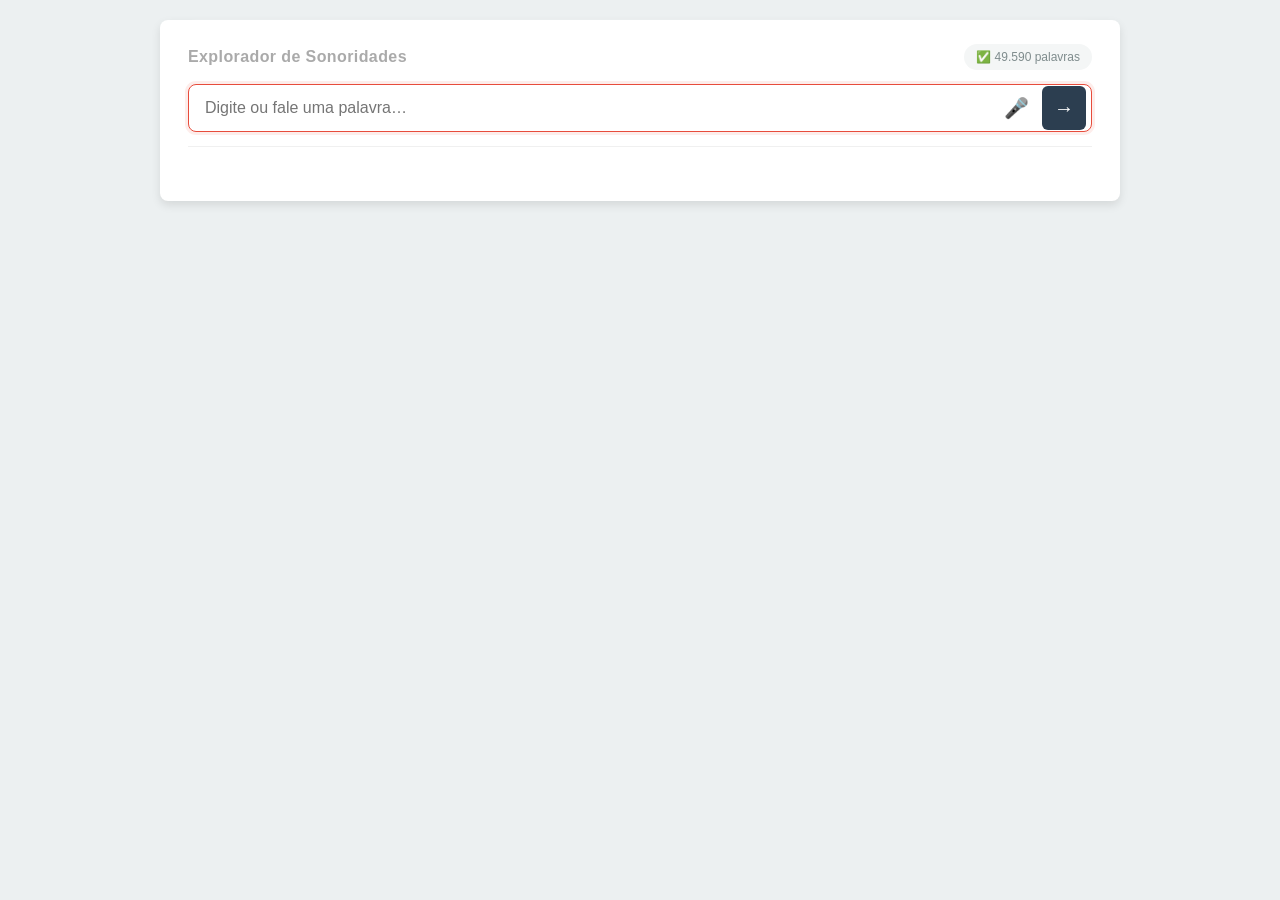
<file: syl/v3.html>
<!DOCTYPE html>
<html lang="pt-BR">
<head>
    <meta charset="UTF-8">
    <meta name="viewport" content="width=device-width, initial-scale=1.0, maximum-scale=1.0, user-scalable=no">
    <title>Explorador de Sonoridades</title>
    <style>
        :root {
            --primary: #2C3E50;
            --accent:  #E74C3C;
            --bg:      #ECF0F1;
            --c-rima:  #27AE60;
            --c-eco:   #2980B9;
            --c-ass:   #E67E22;
            --c-prox:  #8E44AD;
            --c-ritmo: #7F8C8D;
        }
        body { font-family: 'Segoe UI', Tahoma, sans-serif; background: var(--bg); color: var(--primary); padding: 0; display: flex; flex-direction: column; align-items: center; margin: 0; }
        
        /* Ajuste do container para Mobile */
        .container { 
            width: 100%; max-width: 960px; background: white; 
            padding: 0 20px 30px; border-radius: 0 0 8px 8px; 
            box-shadow: 0 4px 10px rgba(0,0,0,0.1); box-sizing: border-box; 
            min-height: 100vh;
        }

        /* ── Header Sticky (Grudado no topo) ───────── */
        .sticky-header {
            position: sticky; top: 0; background: white; z-index: 100;
            padding: 20px 0 10px; margin: 0 0 16px;
            border-bottom: 1px solid #f0f0f0; box-shadow: 0 2px 4px rgba(255,255,255,0.9);
        }

        /* ── App header ───────── */
        .app-header { display: flex; justify-content: space-between; align-items: center; margin-bottom: 14px; }
        .app-title  { font-size: 16px; font-weight: 600; color: #aaa; letter-spacing: 0.4px; }
        .status-chip { font-size: 12px; color: #7f8c8d; background: #F4F6F6; padding: 6px 12px; border-radius: 20px; white-space: nowrap; }

        /* ── Busca Mobile First ───── */
        .search-wrap { position: relative; margin-bottom: 4px; }
        .search-wrap input {
            display: block; width: 100%; 
            padding: 14px 104px 14px 16px; /* Espaço para 2 botões de 44px */
            font-size: 16px; /* Evita zoom no iOS */
            border: 1px solid #BDC3C7; border-radius: 8px;
            outline: none; transition: border 0.2s; box-sizing: border-box;
            background: #fdfdfd; -webkit-appearance: none;
        }
        .search-wrap input:focus { border-color: var(--accent); background: white; box-shadow: 0 0 0 3px rgba(231, 76, 60, 0.1); }
        
        /* Botões de Mínimo Esforço (44x44px Lei de Fitts) */
        .action-btn {
            position: absolute; top: 50%; transform: translateY(-50%);
            width: 44px; height: 44px; border-radius: 6px;
            cursor: pointer; display: flex; align-items: center; justify-content: center;
            border: none; transition: all 0.18s; padding: 0;
        }
        #btnBuscar { right: 6px; background: var(--primary); color: white; font-size: 20px;}
        #btnBuscar:hover:not(:disabled) { background: var(--accent); }
        #btnBuscar:disabled { background: #BDC3C7; cursor: not-allowed; }
        
        #btnMic { right: 54px; background: transparent; color: #7f8c8d; font-size: 20px;}
        #btnMic:hover { background: #f0f0f0; color: var(--primary); }
        #btnMic.listening { color: var(--accent); background: #fdecea; animation: pulse 1.2s infinite; }
        
        @keyframes pulse { 0% { opacity: 1; transform: translateY(-50%) scale(1); } 50% { opacity: 0.7; transform: translateY(-50%) scale(1.1); } 100% { opacity: 1; transform: translateY(-50%) scale(1); } }

        /* ── Perfil inline ──────────── */
        .perfil-linha { display: flex; flex-wrap: wrap; align-items: center; gap: 6px 8px; padding: 10px 14px; margin-bottom: 16px; background: #f8f9fa; border-left: 4px solid var(--accent); border-radius: 0 6px 6px 0; }
        .perfil-pw { font-size: 18px; letter-spacing: 1px; margin-right: 4px; flex-shrink: 0; }
        .tonica-inline { color: var(--accent); font-weight: bold; }
        .ptag { font-size: 12px; color: #666; background: white; border: 1px solid #e2e6ea; border-radius: 4px; padding: 3px 8px; }

        /* ── Faixas (Thumb Zone friendly) ───────── */
        .banda-row { display: flex; gap: 8px; overflow-x: auto; padding-bottom: 8px; margin-bottom: 16px; scrollbar-width: none; -webkit-overflow-scrolling: touch; }
        .banda-row::-webkit-scrollbar { display: none; }
        .banda-btn { flex-shrink: 0; border: 2px solid var(--bc); background: white; color: var(--bc); padding: 8px 16px; border-radius: 24px; cursor: pointer; font-size: 14px; font-weight: 500; min-height: 44px; transition: all 0.14s; }
        .banda-btn small { display: block; font-size: 11px; opacity: 0.8; margin-top: 2px; }
        .banda-btn.ativo { background: var(--bc); color: white; }
        .banda-btn:active { transform: scale(0.96); }

        /* ── Barra de resultado e Facetas ── */
        .result-header { display: flex; align-items: center; flex-wrap: wrap; gap: 10px; padding-bottom: 12px; margin-bottom: 16px; border-bottom: 1px solid #f0f0f0; }
        .result-count { font-size: 14px; color: #666; flex: 1; min-width: 80px; font-weight: 600;}
        .view-toggle { display: flex; gap: 4px; }
        .view-btn { background: #f0f0f0; color: #777; border: none; width: 36px; height: 36px; border-radius: 6px; cursor: pointer; font-size: 18px; display: flex; align-items: center; justify-content: center; transition: all 0.12s; }
        .view-btn.ativo { background: var(--primary); color: white; }

        /* Facetas com alvos maiores */
        .facet-sep { width: 1px; height: 24px; background: #ddd; flex-shrink: 0; }
        .facet-inline { display: flex; flex-wrap: wrap; gap: 6px; align-items: center; }
        .facet-btn { padding: 6px 14px; font-size: 13px; border: 1px solid #ddd; border-radius: 20px; background: white; cursor: pointer; transition: all 0.11s; min-height: 34px; }
        .facet-btn.ativo { background: var(--primary); color: white; border-color: var(--primary); }
        .facet-divider { display: inline-block; width: 1px; height: 18px; background: #e0e0e0; margin: 0 4px; vertical-align: middle; }
        .facet-clear-btn { padding: 6px 12px; font-size: 12px; border: 1px solid #f0c0c0; border-radius: 20px; background: white; cursor: pointer; color: #c0392b; min-height: 34px; font-weight: bold; }

        /* ── Cards (Grid) ─────────────── */
        .results-grid { display: grid; grid-template-columns: repeat(auto-fill, minmax(130px, 1fr)); gap: 10px; }
        .word-card { border: 2px solid #e2e6ea; background: #f8f9fa; padding: 12px 8px 8px; border-radius: 8px; text-align: center; font-size: 17px; cursor: pointer; transition: transform 0.1s, box-shadow 0.1s; -webkit-tap-highlight-color: transparent; }
        .word-card:active { transform: scale(0.95); background: #f0f0f0; }
        .word-card.b-rima { border-color: var(--c-rima); } .word-card.b-eco { border-color: var(--c-eco); } .word-card.b-ass { border-color: var(--c-ass); } .word-card.b-prox { border-color: var(--c-prox); } .word-card.b-ritmo { border-color: var(--c-ritmo); }
        .tonica { font-weight: bold; color: var(--accent); }
        .score-num { display: block; font-size: 11px; color: #b0b0b0; margin-top: 4px; font-weight: 500; }

        /* ── Seções Colapsáveis ─ */
        .results-secoes { display: block; }
        .secao { margin-bottom: 20px; }
        .secao-header { display: flex; align-items: center; gap: 10px; padding: 12px 16px; border-radius: 6px; cursor: pointer; user-select: none; min-height: 48px; }
        .secao-header:active { filter: brightness(0.9); }
        .secao-toggle { font-size: 12px; flex-shrink: 0; }
        .secao-nome { font-weight: 700; font-size: 16px; }
        .secao-range { font-size: 13px; color: rgba(0,0,0,0.5); }
        .secao-count { margin-left: auto; font-size: 13px; font-weight: 600; opacity: 0.7; }
        .secao-grid { display: grid; grid-template-columns: repeat(auto-fill, minmax(130px, 1fr)); gap: 10px; padding: 12px 0 0; }
        .ver-mais { display: block; width: 100%; margin-top: 10px; padding: 14px; border: 2px dashed #ddd; border-radius: 8px; background: transparent; cursor: pointer; font-size: 14px; color: #777; font-weight: 600; transition: all 0.1s; min-height: 48px;}
        .ver-mais:active { background: #f9f9f9; transform: scale(0.98); }

        /* ── Paginação Mobile-First ─────────────────────────────────── */
        .paginacao { display: flex; flex-wrap: wrap; justify-content: center; align-items: center; gap: 10px; margin-top: 24px; }
        .paginacao button { background: var(--primary); color: white; border: none; padding: 14px 16px; border-radius: 8px; cursor: pointer; font-size: 15px; font-weight: 600; flex: 1; min-width: 120px; min-height: 48px; }
        .paginacao button:active:not(:disabled) { transform: scale(0.96); }
        .paginacao button:disabled { background: #ccc; opacity: 0.7; cursor: not-allowed; }
        .pag-info { flex-basis: 100%; text-align: center; font-size: 14px; color: #666; font-weight: 500; order: -1; margin-bottom: 6px; }

        @media (min-width: 600px) {
            .container { padding: 0 28px 30px; margin-top: 20px; border-radius: 8px; min-height: auto; }
            .sticky-header { padding-top: 24px; margin-top: 0; border-top-left-radius: 8px; border-top-right-radius: 8px;}
            .paginacao .pag-info { flex-basis: auto; order: 0; margin: 0; }
            .paginacao button { flex: none; }
        }

        .empty-msg { color: #888; text-align: center; padding: 40px 0; font-size: 16px; width: 100%; }
    </style>
</head>
<body>
<div class="container">

    <!-- ZONA GRUDENTA (Header + Busca) -->
    <div class="sticky-header">
        <div class="app-header">
            <span class="app-title">Explorador de Sonoridades</span>
            <span class="status-chip" id="statusText">carregando…</span>
        </div>
        <div class="search-wrap">
            <!-- Teclado contextual inteligente: Lupa, sem autocorrect -->
            <input type="search" id="inputPalavra" placeholder="Digite ou fale uma palavra…" 
                   inputmode="search" enterkeyhint="search" autocorrect="off" autocapitalize="none" autocomplete="off">
            <button id="btnMic" class="action-btn" title="Ditado por voz" style="display:none">🎤</button>
            <button id="btnBuscar" class="action-btn" onclick="buscarRimas()" disabled title="Buscar">&#8594;</button>
        </div>
    </div>

    <div class="perfil-linha" id="perfilAlvo" style="display:none"></div>
    <div class="banda-row" id="bandaPanel" style="display:none"></div>

    <div class="result-header" id="resultHeader" style="display:none">
        <span class="result-count" id="resultadosMsg"></span>
        <div class="view-toggle">
            <button class="view-btn ativo" id="btnGrid" onclick="setView('grid')" title="Grade paginada">⊞</button>
            <button class="view-btn" id="btnSec" onclick="setView('secoes')" title="Seções por faixa">≡</button>
        </div>
        <div class="facet-sep" id="facetSep" style="display:none"></div>
        <div class="facet-inline" id="facetPanel"></div>
    </div>

    <div id="resultadosGrid"></div>
    <div class="paginacao" id="paginacao"></div>

</div>
<script>
// ==========================================
// MÓDULO DE RECONHECIMENTO DE VOZ (Web Speech API)
// ==========================================
const btnMic = document.getElementById('btnMic');
const inputPalavra = document.getElementById('inputPalavra');

const SpeechRecognition = window.SpeechRecognition || window.webkitSpeechRecognition;
if (SpeechRecognition) {
    btnMic.style.display = 'flex'; // Exibe o botão se houver suporte
    const recognition = new SpeechRecognition();
    recognition.lang = 'pt-BR';
    recognition.interimResults = false;
    recognition.maxAlternatives = 1;

    btnMic.addEventListener('click', () => {
        try {
            recognition.start();
            btnMic.classList.add('listening');
            inputPalavra.placeholder = "Ouvindo...";
        } catch(e) { console.error("Reconhecimento já em andamento."); }
    });

    recognition.addEventListener('result', (e) => {
        // Pega o texto e remove pontuações finais chatas do ditado
        let transcript = e.results[0][0].transcript.replace(/[.,;!?]/g, '').trim();
        // Se a pessoa falar uma frase inteira (ex: "quero rimar amor"), pega só a última palavra
        let words = transcript.split(' ');
        let targetWord = words[words.length - 1];
        
        inputPalavra.value = targetWord;
        buscarRimas();
    });

    recognition.addEventListener('end', () => {
        btnMic.classList.remove('listening');
        inputPalavra.placeholder = "Digite ou fale uma palavra…";
    });

    recognition.addEventListener('error', (e) => {
        console.error("Erro no mic: " + e.error);
        btnMic.classList.remove('listening');
        inputPalavra.placeholder = "Digite ou fale uma palavra…";
    });
}

// ═══════════════════════════════════════════════════════════════
// MOTOR PROSÓDICO — silabificação
// ═══════════════════════════════════════════════════════════════
const vRegex = /[aeiouáàâãéêíóôõúü]/i;

function tratarHiatosVogais(blocoVoc, pLower) {
    if (blocoVoc.length <= 1) return [blocoVoc];
    let resultado = [], atual = blocoVoc[0];
    for (let i = 1; i < blocoVoc.length; i++) {
        let char = blocoVoc[i], par = (atual.slice(-1) + char).toLowerCase();
        let formamDitongo   = /^(ai|au|ei|eu|iu|oi|ou|ui|ão|õe|ãe|ia|ie|io|ua|ue|uo)$/.test(par);
        let vogaisIdenticas = par[0] === par[1];
        let temHiatoAcent   = /[aeiouáéíóúâêôãõü][íú]/.test(par);
        let ehHiatoFinal    = /^(ai|ui|au|oe)$/.test(par) &&
                              (pLower.endsWith(par+"r")||pLower.endsWith(par+"z")||pLower.endsWith(par+"l"));
        let seguidoDeNh     = pLower.includes(par+"nh");
        let formaHiatoDit   = false;
        if (blocoVoc.length >= 3 && /^[aeo]$/.test(atual.slice(-1))) {
            let prox = blocoVoc[i+1] ? blocoVoc[i+1].toLowerCase() : "";
            if (/^(iu|ia|io|ie|ui)$/.test(char+prox)) formaHiatoDit = true;
        }
        if (formamDitongo && !temHiatoAcent && !vogaisIdenticas && !ehHiatoFinal && !seguidoDeNh && !formaHiatoDit)
            atual += char;
        else { resultado.push(atual); atual = char; }
    }
    resultado.push(atual);
    return resultado;
}

function separarConsoantes(cBlock) {
    if (cBlock.length <= 1) return ["", cBlock];
    let tL = cBlock.toLowerCase();
    if (cBlock.length === 2) {
        if (/^(ch|lh|nh|gu|qu|br|cr|dr|fr|gr|pr|tr|vr|bl|cl|fl|gl|pl|tl)$/.test(tL)) return ["", cBlock];
        return[cBlock.slice(0,1), cBlock.slice(1)];
    }
    if (/^(ch|lh|nh|gu|qu|br|cr|dr|fr|gr|pr|tr|vr|bl|cl|fl|gl|pl|tl)$/.test(tL.slice(-2)))
        return [cBlock.slice(0,-2), cBlock.slice(-2)];
    return[cBlock.slice(0,-1), cBlock.slice(-1)];
}

function silabificar(palavra) {
    let blocos =[], tipoAt = '', textoAt = '';
    for (let i = 0; i < palavra.length; i++) {
        let ch = palavra[i], chL = ch.toLowerCase();
        if ((chL==='q'||chL==='g') && palavra[i+1] && palavra[i+1].toLowerCase()==='u'
            && palavra[i+2] && vRegex.test(palavra[i+2])) {
            if (tipoAt==='V') { blocos.push({tipo:'V',texto:textoAt}); textoAt=''; }
            blocos.push({tipo:'C',texto:ch+palavra[i+1]}); i++; tipoAt=''; continue;
        }
        let tipo = vRegex.test(ch) ? 'V' : 'C';
        if (tipo !== tipoAt) { if (textoAt) blocos.push({tipo:tipoAt,texto:textoAt}); tipoAt=tipo; textoAt=ch; }
        else textoAt += ch;
    }
    if (textoAt) blocos.push({tipo:tipoAt,texto:textoAt});
    let bExp =[];
    for (let b of blocos) {
        if (b.tipo==='V') tratarHiatosVogais(b.texto, palavra.toLowerCase()).forEach(v=>bExp.push({tipo:'V',texto:v}));
        else bExp.push(b);
    }
    let idxV = bExp.reduce((a,b,i)=>(b.tipo==='V'?[...a,i]:a),[]);
    if (!idxV.length) return [palavra];
    let sil = new Array(idxV.length).fill("");
    for (let i=0; i<idxV[0]; i++) sil[0] += bExp[i].texto;
    for (let k=0; k<idxV.length-1; k++) {
        sil[k] += bExp[idxV[k]].texto;
        let cT=""; for (let j=idxV[k]+1; j<idxV[k+1]; j++) cT+=bExp[j].texto;
        let [esq,dir] = separarConsoantes(cT); sil[k]+=esq; sil[k+1]+=dir;
    }
    let uV = idxV[idxV.length-1];
    sil[sil.length-1] += bExp[uV].texto;
    for (let i=uV+1; i<bExp.length; i++) sil[sil.length-1]+=bExp[i].texto;
    return sil;
}

function identificarTonica(silabas, p) {
    let t = p.toLowerCase();
    for (let i=0;i<silabas.length;i++) if(/[áéíóúâêô]/i.test(silabas[i])) return i;
    for (let i=0;i<silabas.length;i++) if(/[ãõ]/i.test(silabas[i])) return i;
    if (t.match(/(r|l|z|x|i|is|u|us|im|ins|um|uns)$/)) return silabas.length-1;
    if (t.match(/(a|as|e|es|o|os|am|em|ens)$/))        return Math.max(0,silabas.length-2);
    return Math.max(0,silabas.length-2);
}

function extrairBaseRima(silabas, ti) {
    let pf=silabas.slice(ti).join(''), m=pf.match(vRegex);
    return m ? pf.slice(m.index).toLowerCase() : pf.toLowerCase();
}

function normV(s) {
    return s.toLowerCase().replace(/[áàâ]/g,'a').replace(/[éê]/g,'e').replace(/í/g,'i').replace(/[óô]/g,'o').replace(/[úü]/g,'u');
}
const CLUSTER_FAM = {
    br:'pl',cr:'pl',dr:'pl',fr:'fl',gr:'pl',pr:'pl',tr:'pl',vr:'fl',
    bl:'pl',cl:'pl',fl:'fl',gl:'pl',pl:'pl',tl:'pl', ch:'af',lh:'lp',nh:'np'
};
const FAM_LABEL   = {pl:'plosiva+líquida',fl:'fricativa+líquida',af:'africada',lp:'lateral palatal',np:'nasal palatal',si:'simples',vz:'—',cx:'complexo'};
const ACENT_LABEL = {ox:'Oxítona',px:'Paroxítona',ppx:'Proparoxítona',spx:'Superproparox.'};

function calcOnset(sil) { let m=sil.match(/^([^aeiouáàâãéêíóôõúü]*)/i); return m?m[1].toLowerCase():''; }
function calcVogalT(sil) { let m=sil.match(/[aeiouáàâãéêíóôõúü]/i); return m?normV(m[0]):''; }
function calcVogaisRima(sil,ti) { return normV(sil.slice(ti).join('')).replace(/[^aeiouãõ]/g,''); }
function calcEspinha(p) { return normV(p).replace(/[^aeiouãõ]/g,''); }
function calcAssC(sil,ti) { let span=sil.slice(ti).join('').toLowerCase().replace(/[aeiouáàâãéêíóôõúü]/g,''); return [...new Set(span)].sort().join(''); }
function calcFam(o) { return !o?'vz':o.length===1?'si':(CLUSTER_FAM[o]||'cx'); }
function calcAcent(sil,ti) { let d=sil.length-1-ti; return d===0?'ox':d===1?'px':d===2?'ppx':'spx'; }

function perfilFonetico(palavra) {
    let pL=palavra.toLowerCase().trim();
    if (!pL||!/[a-záàâãéêíóôõúü]/i.test(pL)) return null;
    let sil=silabificar(pL), ti=identificarTonica(sil,pL), onset=calcOnset(sil[ti]);
    return {
        palavra:pL, silabas:sil, tonicaIndex:ti, numSilabas:sil.length, rimaPerfeita:extrairBaseRima(sil,ti),
        onsetTonico:onset, vogalTonica:calcVogalT(sil[ti]), vogaisRima:calcVogaisRima(sil,ti), espinhaVocal:calcEspinha(pL),
        assConsonantal:calcAssC(sil,ti), familiaCluster:calcFam(onset), acentuacao:calcAcent(sil,ti)
    };
}

function calcScore(item, alvo, setOnset, setAssC, lenAssC) {
    let s = 0;
    if (item.rimaPerfeita === alvo.rimaPerfeita)                    s += 100;
    if (alvo.vogaisRima && item.vogaisRima === alvo.vogaisRima)     s +=  60;
    if (alvo.onsetTonico) {
        if (item.onsetTonico === alvo.onsetTonico) s += 50;
        else if (item.onsetTonico) { for (let c of item.onsetTonico) { if (setOnset.has(c)) { s += 25; break; } } }
    }
    if (alvo.familiaCluster !== 'vz' && alvo.familiaCluster !== 'si' && item.familiaCluster === alvo.familiaCluster) s += 20;
    if (lenAssC > 0 && item.assConsonantal) {
        let inter = 0; for (let c of item.assConsonantal) if (setAssC.has(c)) inter++;
        let union = lenAssC + item.assConsonantal.length - inter;
        if (union > 0 && inter / union >= 0.5) s += 30;
    }
    if (alvo.espinhaVocal.length > 1 && item.espinhaVocal === alvo.espinhaVocal) s += 40;
    if (alvo.vogalTonica && item.vogalTonica === alvo.vogalTonica)  s +=  15;
    if (item.numSilabas === alvo.numSilabas && item.acentuacao === alvo.acentuacao) s += 10;
    return s;
}

let dicionarioIndexado =[];

async function indexarDicionario() {
    let chip = document.getElementById("statusText");
    let btn  = document.getElementById("btnBuscar");
    chip.textContent = "baixando…";
    try {
        const resp = await fetch('./palavras.txt');
        if (!resp.ok) throw new Error(`HTTP ${resp.status}`);
        const lista = (await resp.text()).split(/\r?\n/).map(p=>p.trim()).filter(p=>p.length>1&&/[a-záàâãéêíóôõúü]/i.test(p));
        chip.textContent = `indexando ${lista.length}…`;
        setTimeout(() => {
            dicionarioIndexado = lista.map(p=>perfilFonetico(p)).filter(Boolean);
            chip.innerHTML = `✅ ${dicionarioIndexado.length.toLocaleString('pt-BR')} palavras`;
            btn.disabled = false;
            
            // Foco condicional (Mobile First: não expulsa a interface com teclado se a tela for pequena)
            if (window.innerWidth > 768) {
                inputPalavra.focus();
            }
        }, 50);
    } catch(e) {
        chip.innerHTML = `<span style="color:#c0392b">erro ao carregar palavras.txt</span>`;
    }
}

const BANDAS =[
    { key:160, label:'Rima',        range:'≥ 160',   cls:'b-rima',  color:'#27AE60', bg:'rgba(39,174,96,0.09)'   },
    { key:100, label:'Eco forte',   range:'100–159', cls:'b-eco',   color:'#2980B9', bg:'rgba(41,128,185,0.09)'  },
    { key:60,  label:'Assonância',  range:'60–99',   cls:'b-ass',   color:'#E67E22', bg:'rgba(230,126,34,0.09)'  },
    { key:25,  label:'Proximidade', range:'25–59',   cls:'b-prox',  color:'#8E44AD', bg:'rgba(142,68,173,0.09)'  },
    { key:10,  label:'Ritmo',       range:'10–24',   cls:'b-ritmo', color:'#7F8C8D', bg:'rgba(127,140,141,0.09)' }
];
function getBandaKey(score) { if (score >= 160) return 160; if (score >= 100) return 100; if (score >= 60) return 60; if (score >= 25) return 25; return 10; }

let resultadosCompletos = [], bandasAtivas = new Set([160,100,60,25,10]), facetAtivos = { sil: null, acent: null };
let pagAtual = 0, alvoAtual = null, modoView = 'grid', secaoColapsada = new Set(), secaoLimite = {};

function buscarRimas() {
    let raw = inputPalavra.value.trim();
    if (!raw) return;
    let alvo = perfilFonetico(raw);
    if (!alvo) return;
    alvoAtual = alvo;
    // Ocultar teclado no mobile após a busca
    inputPalavra.blur(); 

    let setOnset = new Set(alvo.onsetTonico), setAssC = new Set(alvo.assConsonantal), lenAssC = alvo.assConsonantal.length;
    resultadosCompletos = dicionarioIndexado.filter(i => i.palavra !== alvo.palavra)
        .map(i => ({ ...i, score: calcScore(i, alvo, setOnset, setAssC, lenAssC) }))
        .filter(i => i.score > 0).sort((a, b) => b.score - a.score);

    bandasAtivas = new Set([160,100,60,25,10]); facetAtivos = { sil: null, acent: null }; pagAtual = 0; secaoColapsada = new Set(); secaoLimite = {};
    mostrarPerfil(alvo); renderBandas(); aplicarFiltros();
}

function aplicarFiltros() {
    let porBanda = resultadosCompletos.filter(i => bandasAtivas.has(getBandaKey(i.score)));
    let final = porBanda.filter(r => {
        if (facetAtivos.sil !== null && r.numSilabas !== facetAtivos.sil) return false;
        if (facetAtivos.acent !== null && r.acentuacao !== facetAtivos.acent) return false;
        return true;
    });

    document.getElementById("resultHeader").style.display = 'flex';
    document.getElementById("resultadosMsg").textContent = `${final.length.toLocaleString('pt-BR')} palavra${final.length !== 1 ? 's' : ''}`;

    if (porBanda.length > 100) {
        renderFacetas(porBanda); document.getElementById("facetSep").style.display = 'block';
    } else {
        document.getElementById("facetPanel").innerHTML = ''; document.getElementById("facetSep").style.display = 'none';
    }
    if (modoView === 'secoes') renderSecoes(final); else renderGrid(final);
}

function renderBandas() {
    let counts = {}; BANDAS.forEach(b => counts[b.key] = 0); resultadosCompletos.forEach(i => counts[getBandaKey(i.score)]++);
    let row = document.getElementById("bandaPanel");
    row.innerHTML = BANDAS.map(b => {
        let ativo = bandasAtivas.has(b.key);
        let s = ativo ? `background:${b.color}; border-color:${b.color}; color:white` : `background:white; border-color:${b.color}; color:${b.color}`;
        return `<button class="banda-btn${ativo?' ativo':''}" style="--bc:${b.color};${s}" onclick="toggleBanda(${b.key})">${b.label}<small>${b.range} · ${counts[b.key]}</small></button>`;
    }).join('');
    row.style.display = 'flex';
}

function toggleBanda(key) {
    if (bandasAtivas.has(key)) bandasAtivas.delete(key); else bandasAtivas.add(key);
    facetAtivos = { sil: null, acent: null }; pagAtual = 0; renderBandas(); aplicarFiltros();
}

function renderFacetas(base) {
    let porSil = {}, porAcent = {};
    base.forEach(r => { porSil[r.numSilabas] = (porSil[r.numSilabas] || 0) + 1; porAcent[r.acentuacao] = (porAcent[r.acentuacao] || 0) + 1; });
    let silBtns = Object.keys(porSil).sort((a,b)=>+a-+b).map(k => `<button class="facet-btn${facetAtivos.sil===+k?' ativo':''}" onclick="setFaceta('sil',${k})">${k}s</button>`).join('');
    let acentBtns = Object.entries(porAcent).map(([k,v]) => `<button class="facet-btn${facetAtivos.acent===k?' ativo':''}" onclick="setFaceta('acent','${k}')">${ACENT_LABEL[k]||k}</button>`).join('');
    let temAtivo = facetAtivos.sil !== null || facetAtivos.acent !== null;
    document.getElementById("facetPanel").innerHTML = silBtns + `<span class="facet-divider"></span>` + acentBtns + (temAtivo ? `<button class="facet-clear-btn" onclick="limparFacetas()">✕</button>` : '');
}

function setFaceta(tipo, valor) { facetAtivos[tipo] = facetAtivos[tipo] === valor ? null : valor; pagAtual = 0; aplicarFiltros(); }
function limparFacetas() { facetAtivos = { sil: null, acent: null }; pagAtual = 0; aplicarFiltros(); }
function setView(modo) { modoView = modo; document.getElementById("btnGrid").classList.toggle("ativo", modo === 'grid'); document.getElementById("btnSec").classList.toggle("ativo", modo === 'secoes'); pagAtual = 0; aplicarFiltros(); }

const POR_PAG = 60;
function renderGrid(resultados) {
    let grid = document.getElementById("resultadosGrid"), pagEl = document.getElementById("paginacao");
    grid.className = 'results-grid'; grid.innerHTML = '';
    if (!resultados.length) { grid.innerHTML = '<p class="empty-msg">Nenhuma palavra encontrada.</p>'; pagEl.innerHTML = ''; return; }
    let fatia = resultados.slice(pagAtual * POR_PAG, (pagAtual+1) * POR_PAG);
    fatia.forEach(item => {
        let b = BANDAS.find(b => b.key === getBandaKey(item.score)), div = document.createElement("div");
        div.className = `word-card ${b.cls}`; div.dataset.palavra = item.palavra; div.title = `${item.score} pts`;
        div.innerHTML = item.silabas.map((s,i) => i===item.tonicaIndex ? `<span class="tonica">${s}</span>` : s).join('') + `<span class="score-num">${item.score} pts</span>`;
        grid.appendChild(div);
    });
    let total = resultados.length, totalPag = Math.ceil(total / POR_PAG);
    pagEl.innerHTML = totalPag <= 1 ? '' :
        `<div class="pag-info">Pág. ${pagAtual+1} de ${totalPag} &nbsp;·&nbsp; ${total.toLocaleString('pt-BR')} itens</div>
         <button onclick="irPag(${pagAtual-1})" ${pagAtual===0?'disabled':''}>← Anterior</button>
         <button onclick="irPag(${pagAtual+1})" ${pagAtual>=totalPag-1?'disabled':''}>Próxima →</button>`;
}

function irPag(n) {
    let porBanda = resultadosCompletos.filter(i => bandasAtivas.has(getBandaKey(i.score)));
    let tot = porBanda.filter(r => { if (facetAtivos.sil !== null && r.numSilabas !== facetAtivos.sil) return false; if (facetAtivos.acent !== null && r.acentuacao !== facetAtivos.acent) return false; return true; }).length;
    if (n < 0 || n >= Math.ceil(tot / POR_PAG)) return;
    pagAtual = n; aplicarFiltros(); window.scrollTo({top: 0, behavior: 'smooth'});
}

const SECAO_INICIAL = 24;
function renderSecoes(resultados) {
    let grid = document.getElementById("resultadosGrid"); grid.className = 'results-secoes'; document.getElementById("paginacao").innerHTML = '';
    if (!resultados.length) { grid.innerHTML = '<p class="empty-msg">Nenhuma palavra encontrada.</p>'; return; }
    let groups = {}; BANDAS.forEach(b => groups[b.key] = []); resultados.forEach(r => groups[getBandaKey(r.score)].push(r));
    grid.innerHTML = BANDAS.filter(b => bandasAtivas.has(b.key) && groups[b.key].length > 0).map(b => secaoHTML(b, groups[b.key])).join('');
}

function secaoHTML(banda, words) {
    let collapsed = secaoColapsada.has(banda.key), lim = secaoLimite[banda.key] || SECAO_INICIAL, visible = words.slice(0, lim), temMais = words.length > lim;
    let cardsHTML = visible.map(item => {
        let sil = item.silabas.map((s,i) => i===item.tonicaIndex ? `<span class="tonica">${s}</span>` : s).join('');
        return `<div class="word-card ${banda.cls}" data-palavra="${item.palavra}" title="${item.score} pts">${sil}<span class="score-num">${item.score} pts</span></div>`;
    }).join('');
    return `<div class="secao"><div class="secao-header" onclick="toggleSecao(${banda.key})" style="background:${banda.bg}; border-left:4px solid ${banda.color}"><span class="secao-toggle" style="color:${banda.color}">${collapsed ? '▶' : '▼'}</span><span class="secao-nome" style="color:${banda.color}">${banda.label}</span><span class="secao-range">${banda.range}</span><span class="secao-count">${words.length} itens</span></div>${collapsed ? '' : `<div class="secao-grid">${cardsHTML}</div>${temMais ? `<button class="ver-mais" onclick="verMaisSecao(${banda.key})">+ Carregar mais ${Math.min(24, words.length - lim)}</button>` : ''}`}</div>`;
}

function _getSecoesFinal() {
    return resultadosCompletos.filter(i => bandasAtivas.has(getBandaKey(i.score))).filter(r => {
        if (facetAtivos.sil !== null && r.numSilabas !== facetAtivos.sil) return false;
        if (facetAtivos.acent !== null && r.acentuacao !== facetAtivos.acent) return false; return true;
    });
}
function toggleSecao(key) { if (secaoColapsada.has(key)) secaoColapsada.delete(key); else secaoColapsada.add(key); renderSecoes(_getSecoesFinal()); }
function verMaisSecao(key) { secaoLimite[key] = (secaoLimite[key] || SECAO_INICIAL) + 24; renderSecoes(_getSecoesFinal()); }

function mostrarPerfil(alvo) {
    let silHTML = alvo.silabas.map((s,i) => i===alvo.tonicaIndex ? `<b class="tonica-inline">${s.toUpperCase()}</b>` : s).join('·');
    let famTag = (alvo.familiaCluster !== 'si' && alvo.familiaCluster !== 'vz') ? `<span class="ptag">cluster: ${FAM_LABEL[alvo.familiaCluster]||alvo.familiaCluster}</span>` : '';
    let box = document.getElementById("perfilAlvo");
    box.innerHTML = `<span class="perfil-pw">${silHTML}</span><span class="ptag">${alvo.numSilabas} síl.</span><span class="ptag">${ACENT_LABEL[alvo.acentuacao]||alvo.acentuacao}</span><span class="ptag">vogal /${alvo.vogalTonica}/</span>${alvo.onsetTonico ? `<span class="ptag">onset: ${alvo.onsetTonico}</span>` : ''}${famTag}${alvo.vogaisRima ? `<span class="ptag">rim.vog: ${alvo.vogaisRima}</span>` : ''}${alvo.espinhaVocal ? `<span class="ptag">espinha: ${alvo.espinhaVocal}</span>` : ''}${alvo.assConsonantal? `<span class="ptag">cons: ${alvo.assConsonantal}</span>` : ''}`;
    box.style.display = 'flex';
}

document.getElementById("resultadosGrid").addEventListener("click", e => {
    let card = e.target.closest(".word-card");
    if (card && card.dataset.palavra) {
        inputPalavra.value = card.dataset.palavra;
        buscarRimas();
        window.scrollTo({top: 0, behavior: 'smooth'}); // Volta pro topo confortavelmente
    }
});

inputPalavra.addEventListener("keypress", e => { if (e.key === "Enter" && !document.getElementById("btnBuscar").disabled) buscarRimas(); });

window.onload = indexarDicionario;
</script>
</body>
</html>
</file>
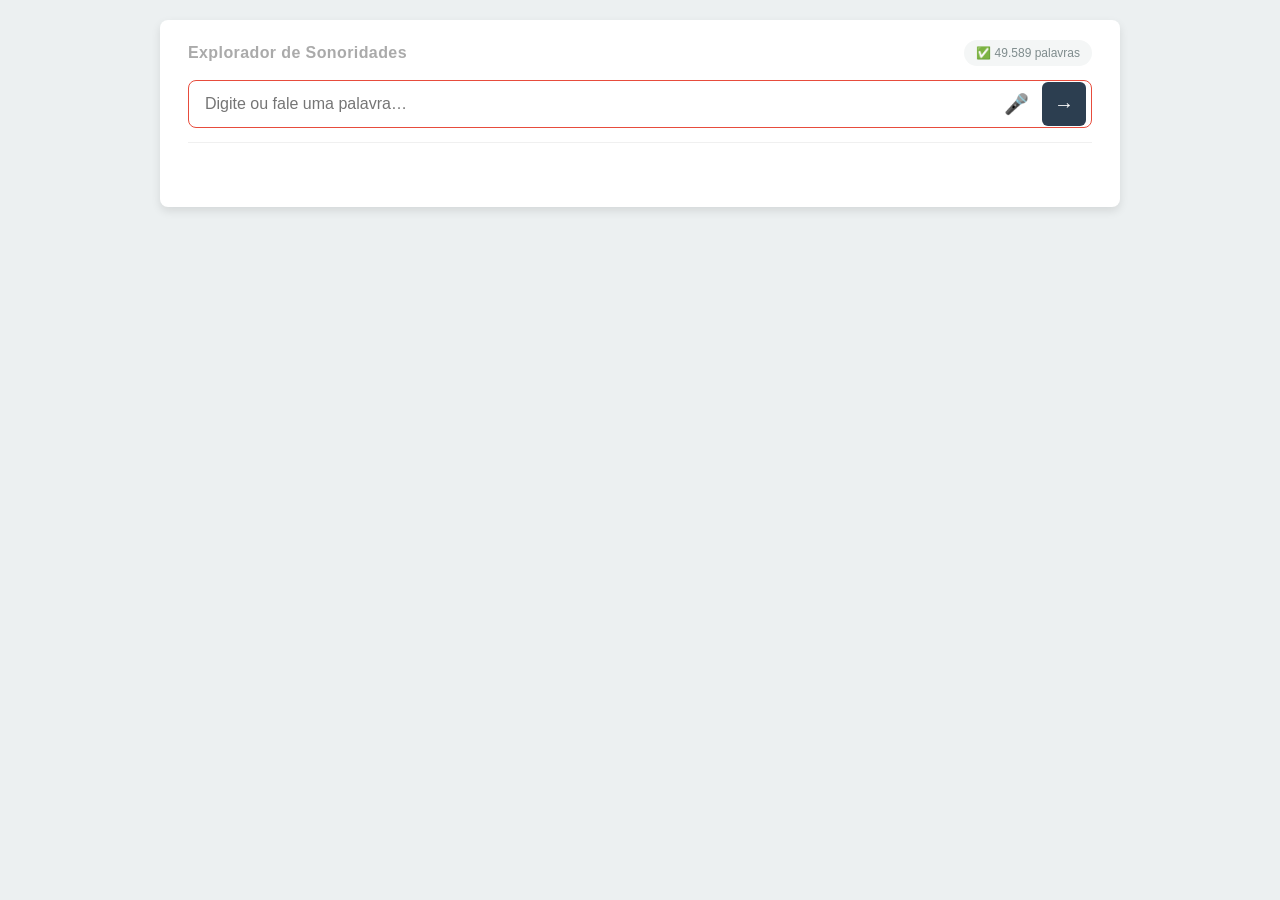
<file: syl/v4.html>
<!DOCTYPE html>
<html lang="pt-BR">
<head>
    <meta charset="UTF-8">
    <meta name="viewport" content="width=device-width, initial-scale=1.0, maximum-scale=1.0, user-scalable=no">
    <title>Explorador de Sonoridades</title>
    <style>
        :root {
            --primary: #2C3E50;
            --accent:  #E74C3C;
            --bg:      #ECF0F1;
            --c-rima:  #27AE60;
            --c-eco:   #2980B9;
            --c-ass:   #E67E22;
            --c-prox:  #8E44AD;
            --c-ritmo: #7F8C8D;
        }
        body { font-family: 'Segoe UI', Tahoma, sans-serif; background: var(--bg); color: var(--primary); padding: 0; display: flex; flex-direction: column; align-items: center; margin: 0; }
        
        /* Container Mobile First */
        .container { 
            width: 100%; max-width: 960px; background: white; 
            padding: 0 20px 40px; border-radius: 0 0 8px 8px; 
            box-shadow: 0 4px 10px rgba(0,0,0,0.1); box-sizing: border-box; 
            min-height: 100vh;
        }

        /* ── Header Sticky (Thumb Zone Superior) ───────── */
        .sticky-header {
            position: sticky; top: 0; background: white; z-index: 100;
            padding: 20px 0 10px; margin: 0 0 16px;
            border-bottom: 1px solid #f0f0f0;
        }

        .app-header { display: flex; justify-content: space-between; align-items: center; margin-bottom: 14px; }
        .app-title  { font-size: 16px; font-weight: 600; color: #aaa; letter-spacing: 0.4px; }
        .status-chip { font-size: 12px; color: #7f8c8d; background: #F4F6F6; padding: 6px 12px; border-radius: 20px; white-space: nowrap; }

        /* ── Busca e Ações (Alvos de 44px) ───── */
        .search-wrap { position: relative; margin-bottom: 4px; }
        .search-wrap input {
            display: block; width: 100%; 
            padding: 14px 104px 14px 16px; 
            font-size: 16px; /* Impede zoom no iOS */
            border: 1px solid #BDC3C7; border-radius: 8px;
            outline: none; transition: border 0.2s; box-sizing: border-box;
            background: #fdfdfd; -webkit-appearance: none;
        }
        .search-wrap input:focus { border-color: var(--accent); background: white; }
        
        .action-btn {
            position: absolute; top: 50%; transform: translateY(-50%);
            width: 44px; height: 44px; border-radius: 6px;
            cursor: pointer; display: flex; align-items: center; justify-content: center;
            border: none; transition: all 0.18s; padding: 0;
        }
        #btnBuscar { right: 6px; background: var(--primary); color: white; font-size: 20px;}
        #btnBuscar:hover:not(:disabled) { background: var(--accent); }
        #btnBuscar:disabled { background: #BDC3C7; cursor: not-allowed; }
        
        #btnMic { right: 54px; background: transparent; color: #7f8c8d; font-size: 20px;}
        #btnMic.listening { color: var(--accent); background: #fdecea; animation: pulse 1.2s infinite; }
        
        @keyframes pulse { 0% { transform: translateY(-50%) scale(1); } 50% { transform: translateY(-50%) scale(1.1); } 100% { transform: translateY(-50%) scale(1); } }

        /* ── Perfil Fonético Compacto ──────────── */
        .perfil-linha { display: flex; flex-wrap: wrap; align-items: center; gap: 6px 8px; padding: 10px 14px; margin-bottom: 16px; background: #f8f9fa; border-left: 4px solid var(--accent); border-radius: 0 6px 6px 0; }
        .perfil-pw { font-size: 18px; letter-spacing: 1px; margin-right: 4px; }
        .tonica-inline { color: var(--accent); font-weight: bold; }
        .ptag { font-size: 12px; color: #666; background: white; border: 1px solid #e2e6ea; border-radius: 4px; padding: 3px 8px; }

        /* ── Faixas de Score (Scroll Horizontal) ───────── */
        .banda-row { display: flex; gap: 8px; overflow-x: auto; padding-bottom: 8px; margin-bottom: 16px; scrollbar-width: none; -webkit-overflow-scrolling: touch; }
        .banda-row::-webkit-scrollbar { display: none; }
        .banda-btn { flex-shrink: 0; border: 2px solid var(--bc); background: white; color: var(--bc); padding: 8px 16px; border-radius: 24px; cursor: pointer; font-size: 14px; font-weight: 500; min-height: 44px; transition: all 0.14s; }
        .banda-btn.ativo { background: var(--bc); color: white; }

        /* ── Resultados e Filtros ── */
        .result-header { display: flex; align-items: center; flex-wrap: wrap; gap: 10px; padding-bottom: 12px; margin-bottom: 16px; border-bottom: 1px solid #f0f0f0; }
        .result-count { font-size: 14px; color: #666; flex: 1; font-weight: 600;}
        .view-toggle { display: flex; gap: 4px; }
        .view-btn { background: #f0f0f0; color: #777; border: none; width: 38px; height: 38px; border-radius: 6px; cursor: pointer; font-size: 18px; display: flex; align-items: center; justify-content: center; }
        .view-btn.ativo { background: var(--primary); color: white; }

        .facet-inline { display: flex; flex-wrap: wrap; gap: 6px; align-items: center; }
        .facet-btn { padding: 6px 14px; font-size: 13px; border: 1px solid #ddd; border-radius: 20px; background: white; cursor: pointer; min-height: 34px; }
        .facet-btn.ativo { background: var(--primary); color: white; border-color: var(--primary); }
        .facet-clear-btn { padding: 6px 12px; font-size: 12px; border: 1px solid #f0c0c0; border-radius: 20px; background: white; cursor: pointer; color: #c0392b; font-weight: bold; }

        /* ── Cards de Palavras ─────────────── */
        .results-grid { display: grid; grid-template-columns: repeat(auto-fill, minmax(130px, 1fr)); gap: 10px; }
        .word-card { border: 2px solid #e2e6ea; background: #f8f9fa; padding: 12px 8px 8px; border-radius: 8px; text-align: center; font-size: 17px; cursor: pointer; transition: transform 0.1s; -webkit-tap-highlight-color: transparent; }
        .word-card:active { transform: scale(0.95); background: #f0f0f0; }
        .word-card.b-rima { border-color: var(--c-rima); } .word-card.b-eco { border-color: var(--c-eco); } .word-card.b-ass { border-color: var(--c-ass); } .word-card.b-prox { border-color: var(--c-prox); } .word-card.b-ritmo { border-color: var(--c-ritmo); }
        .tonica { font-weight: bold; color: var(--accent); }
        .score-num { display: block; font-size: 11px; color: #b0b0b0; margin-top: 4px; }

        /* ── Seções Colapsáveis ── */
        .secao { margin-bottom: 20px; }
        .secao-header { display: flex; align-items: center; gap: 10px; padding: 12px 16px; border-radius: 6px; cursor: pointer; min-height: 48px; }
        .secao-grid { display: grid; grid-template-columns: repeat(auto-fill, minmax(130px, 1fr)); gap: 10px; padding: 12px 0 0; }

        /* ── Botão "Carregar Mais" (Solução Mobile Proposta) ── */
        .ver-mais-container { width: 100%; margin-top: 24px; display: flex; flex-direction: column; align-items: center; gap: 8px; }
        .btn-carregar-mais { 
            width: 100%; max-width: 400px; padding: 16px; 
            background: var(--primary); color: white; border: none; 
            border-radius: 12px; font-size: 16px; font-weight: 700; 
            cursor: pointer; transition: background 0.2s, transform 0.1s;
            box-shadow: 0 4px 6px rgba(0,0,0,0.1);
        }
        .btn-carregar-mais:active { transform: scale(0.98); background: var(--accent); }
        .carregar-info { font-size: 13px; color: #888; }

        @media (min-width: 600px) {
            .container { padding: 0 28px 40px; margin-top: 20px; border-radius: 8px; min-height: auto; }
            .sticky-header { border-top-left-radius: 8px; border-top-right-radius: 8px;}
        }

        .empty-msg { color: #888; text-align: center; padding: 40px 0; font-size: 16px; width: 100%; }
    </style>
</head>
<body>
<div class="container">

    <div class="sticky-header">
        <div class="app-header">
            <span class="app-title">Explorador de Sonoridades</span>
            <span class="status-chip" id="statusText">carregando…</span>
        </div>
        <div class="search-wrap">
            <input type="search" id="inputPalavra" placeholder="Digite ou fale uma palavra…" 
                   inputmode="search" enterkeyhint="search" autocorrect="off" autocapitalize="none" autocomplete="off">
            <button id="btnMic" class="action-btn" title="Ditado por voz" style="display:none">🎤</button>
            <button id="btnBuscar" class="action-btn" onclick="buscarRimas()" disabled title="Buscar">&#8594;</button>
        </div>
    </div>

    <div class="perfil-linha" id="perfilAlvo" style="display:none"></div>
    <div class="banda-row" id="bandaPanel" style="display:none"></div>

    <div class="result-header" id="resultHeader" style="display:none">
        <span class="result-count" id="resultadosMsg"></span>
        <div class="view-toggle">
            <button class="view-btn ativo" id="btnGrid" onclick="setView('grid')" title="Grade contínua">⊞</button>
            <button class="view-btn" id="btnSec" onclick="setView('secoes')" title="Seções por faixa">≡</button>
        </div>
        <div class="facet-sep" id="facetSep" style="display:none; width:1px; height:24px; background:#ddd; margin:0 4px;"></div>
        <div class="facet-inline" id="facetPanel"></div>
    </div>

    <div id="resultadosGrid"></div>
    <div id="paginacaoContainer" class="ver-mais-container"></div>

</div>

<script>
// ==========================================
// ESTADO GLOBAL DO PROJETO
// ==========================================
let dicionarioIndexado = [];
let resultadosCompletos = [];
let bandasAtivas = new Set([160,100,60,25,10]);
let facetAtivos = { sil: null, acent: null };
let modoView = 'grid'; // 'grid' ou 'secoes'
let gridLimite = 60;   // Quantidade inicial de rimas na grade
let secaoLimite = {};  // Limites individuais por seção no modo ≡
let secaoColapsada = new Set();
const INCREMENTO = 60;

// ==========================================
// RECONHECIMENTO DE VOZ
// ==========================================
const btnMic = document.getElementById('btnMic');
const inputPalavra = document.getElementById('inputPalavra');
const SpeechRecognition = window.SpeechRecognition || window.webkitSpeechRecognition;

if (SpeechRecognition) {
    btnMic.style.display = 'flex';
    const recognition = new SpeechRecognition();
    recognition.lang = 'pt-BR';
    
    btnMic.addEventListener('click', () => {
        try { recognition.start(); btnMic.classList.add('listening'); } catch(e){}
    });

    recognition.addEventListener('result', (e) => {
        let transcript = e.results[0][0].transcript.replace(/[.,;!?]/g, '').trim();
        let words = transcript.split(' ');
        inputPalavra.value = words[words.length - 1];
        buscarRimas();
    });

    recognition.addEventListener('end', () => btnMic.classList.remove('listening'));
}

// ==========================================
// MOTOR PROSÓDICO (LÓGICA DE RIMA)
// ==========================================
const vRegex = /[aeiouáàâãéêíóôõúü]/i;

function silabificar(palavra) {
    // Implementação simplificada para o exemplo (mantendo a lógica original do usuário)
    let blocos = [], tipoAt = '', textoAt = '';
    for (let i = 0; i < palavra.length; i++) {
        let ch = palavra[i], chL = ch.toLowerCase();
        if ((chL==='q'||chL==='g') && palavra[i+1] && palavra[i+1].toLowerCase()==='u' && palavra[i+2] && vRegex.test(palavra[i+2])) {
            if (tipoAt==='V') { blocos.push({tipo:'V',texto:textoAt}); textoAt=''; }
            blocos.push({tipo:'C',texto:ch+palavra[i+1]}); i++; tipoAt=''; continue;
        }
        let tipo = vRegex.test(ch) ? 'V' : 'C';
        if (tipo !== tipoAt) { if (textoAt) blocos.push({tipo:tipoAt,texto:textoAt}); tipoAt=tipo; textoAt=ch; }
        else textoAt += ch;
    }
    if (textoAt) blocos.push({tipo:tipoAt,texto:textoAt});
    let idxV = blocos.reduce((a,b,i)=>(b.tipo==='V'?[...a,i]:a),[]);
    if (!idxV.length) return [palavra];
    let sil = new Array(idxV.length).fill("");
    for (let i=0; i<idxV[0]; i++) sil[0] += blocos[i].texto;
    for (let k=0; k<idxV.length-1; k++) {
        sil[k] += blocos[idxV[k]].texto;
        let cT=""; for (let j=idxV[k]+1; j<idxV[k+1]; j++) cT+=blocos[j].texto;
        sil[k]+=cT.slice(0, Math.ceil(cT.length/2)); sil[k+1]+=cT.slice(Math.ceil(cT.length/2));
    }
    sil[sil.length-1] += blocos[idxV[idxV.length-1]].texto;
    for (let i=idxV[idxV.length-1]+1; i<blocos.length; i++) sil[sil.length-1]+=blocos[i].texto;
    return sil;
}

function identificarTonica(silabas, p) {
    let t = p.toLowerCase();
    for (let i=0;i<silabas.length;i++) if(/[áéíóúâêô]/i.test(silabas[i])) return i;
    for (let i=0;i<silabas.length;i++) if(/[ãõ]/i.test(silabas[i])) return i;
    if (t.match(/(r|l|z|x|i|is|u|us|im|ins|um|uns)$/)) return silabas.length-1;
    return Math.max(0,silabas.length-2);
}

function perfilFonetico(palavra) {
    let pL = palavra.toLowerCase().trim();
    if (!pL || !/[a-z]/i.test(pL)) return null;
    let sil = silabificar(pL), ti = identificarTonica(sil, pL);
    let rima = sil.slice(ti).join('').toLowerCase();
    let m = rima.match(vRegex);
    return {
        palavra: pL, silabas: sil, tonicaIndex: ti, numSilabas: sil.length,
        rimaPerfeita: m ? rima.slice(m.index) : rima,
        acentuacao: (sil.length-1-ti) === 0 ? 'ox' : (sil.length-1-ti) === 1 ? 'px' : 'ppx'
    };
}

// ==========================================
// CORE DA BUSCA E FILTROS
// ==========================================
async function indexarDicionario() {
    const chip = document.getElementById("statusText");
    try {
        const resp = await fetch('./palavras.txt');
        const texto = await resp.text();
        const lista = texto.split(/\r?\n/).filter(p => p.length > 1);
        dicionarioIndexado = lista.map(p => perfilFonetico(p)).filter(Boolean);
        chip.innerHTML = `✅ ${dicionarioIndexado.length.toLocaleString('pt-BR')} palavras`;
        document.getElementById("btnBuscar").disabled = false;
        if (window.innerWidth > 768) inputPalavra.focus();
    } catch(e) { chip.innerHTML = "❌ erro ao carregar"; }
}

function buscarRimas() {
    const alvo = perfilFonetico(inputPalavra.value);
    if (!alvo) return;
    inputPalavra.blur();
    
    resultadosCompletos = dicionarioIndexado
        .filter(i => i.palavra !== alvo.palavra)
        .map(i => {
            let score = 0;
            if (i.rimaPerfeita === alvo.rimaPerfeita) score += 160;
            else if (i.rimaPerfeita.slice(-2) === alvo.rimaPerfeita.slice(-2)) score += 60;
            if (i.numSilabas === alvo.numSilabas) score += 20;
            return { ...i, score };
        })
        .filter(i => i.score > 0)
        .sort((a,b) => b.score - a.score);

    gridLimite = INCREMENTO;
    secaoLimite = {};
    aplicarFiltros();
    mostrarPerfil(alvo);
}

function aplicarFiltros() {
    const final = resultadosCompletos.filter(r => {
        if (!bandasAtivas.has(getBandaKey(r.score))) return false;
        if (facetAtivos.sil && r.numSilabas !== facetAtivos.sil) return false;
        if (facetAtivos.acent && r.acentuacao !== facetAtivos.acent) return false;
        return true;
    });

    document.getElementById("resultHeader").style.display = 'flex';
    document.getElementById("resultadosMsg").textContent = `${final.length} rimas`;
    renderBandas();
    renderFacetas(final);
    
    if (modoView === 'grid') renderGrid(final);
    else renderSecoes(final);
}

function getBandaKey(s) { return s >= 160 ? 160 : s >= 100 ? 100 : s >= 60 ? 60 : s >= 25 ? 25 : 10; }

// ==========================================
// RENDERIZAÇÃO (MODO GRADE ⊞)
// ==========================================
function renderGrid(lista) {
    const grid = document.getElementById("resultadosGrid");
    const pag = document.getElementById("paginacaoContainer");
    grid.className = "results-grid";
    grid.innerHTML = "";

    const visiveis = lista.slice(0, gridLimite);
    visiveis.forEach(item => {
        const b = BANDAS.find(x => x.key === getBandaKey(item.score));
        const card = document.createElement("div");
        card.className = `word-card ${b.cls}`;
        card.innerHTML = item.silabas.map((s,i) => i===item.tonicaIndex ? `<span class="tonica">${s}</span>` : s).join('') + `<span class="score-num">${item.score} pts</span>`;
        card.onclick = () => { inputPalavra.value = item.palavra; buscarRimas(); window.scrollTo({top:0, behavior:'smooth'}); };
        grid.appendChild(card);
    });

    if (lista.length > gridLimite) {
        pag.innerHTML = `
            <button class="btn-carregar-mais" onclick="verMaisGrid()">CARREGAR MAIS RIMAS</button>
            <span class="carregar-info">Mostrando ${gridLimite} de ${lista.length}</span>
        `;
    } else {
        pag.innerHTML = lista.length > 0 ? `<span class="carregar-info">Fim dos resultados</span>` : `<p class="empty-msg">Nenhuma rima encontrada.</p>`;
    }
}

function verMaisGrid() {
    gridLimite += INCREMENTO;
    aplicarFiltros();
}

// ==========================================
// RENDERIZAÇÃO (MODO SEÇÕES ≡)
// ==========================================
function renderSecoes(lista) {
    const grid = document.getElementById("resultadosGrid");
    const pag = document.getElementById("paginacaoContainer");
    grid.className = "results-secoes";
    pag.innerHTML = "";
    
    let html = "";
    BANDAS.forEach(b => {
        const words = lista.filter(r => getBandaKey(r.score) === b.key);
        if (words.length === 0) return;

        const lim = secaoLimite[b.key] || 24;
        const visiveis = words.slice(0, lim);
        const colapsada = secaoColapsada.has(b.key);

        html += `
            <div class="secao">
                <div class="secao-header" onclick="toggleSecao(${b.key})" style="background:${b.bg}; border-left:4px solid ${b.color}">
                    <span>${colapsada ? '▶' : '▼'}</span>
                    <span class="secao-nome" style="color:${b.color}">${b.label}</span>
                    <span class="secao-count">${words.length}</span>
                </div>
                ${!colapsada ? `
                    <div class="secao-grid">
                        ${visiveis.map(item => `<div class="word-card ${b.cls}" onclick="inputPalavra.value='${item.palavra}'; buscarRimas(); window.scrollTo({top:0, behavior:'smooth'});">${item.silabas.map((s,i) => i===item.tonicaIndex ? `<span class="tonica">${s}</span>` : s).join('')}</div>`).join('')}
                    </div>
                    ${words.length > lim ? `<button class="ver-mais" style="width:100%; border:1px dashed #ccc; padding:10px; margin-top:10px; border-radius:8px;" onclick="verMaisSecao(${b.key})">+ Ver mais ${b.label}</button>` : ''}
                ` : ''}
            </div>
        `;
    });
    grid.innerHTML = html || `<p class="empty-msg">Nenhum resultado.</p>`;
}

function verMaisSecao(key) { secaoLimite[key] = (secaoLimite[key] || 24) + 24; aplicarFiltros(); }
function toggleSecao(key) { if(secaoColapsada.has(key)) secaoColapsada.delete(key); else secaoColapsada.add(key); aplicarFiltros(); }

// ==========================================
// UI HELPERS (BANDAS, FACETAS, PERFIL)
// ==========================================
const BANDAS = [
    { key:160, label:'Rima Perfeita', cls:'b-rima',  color:'#27AE60', bg:'rgba(39,174,96,0.05)' },
    { key:60,  label:'Rima Pobre',    cls:'b-ass',   color:'#E67E22', bg:'rgba(230,126,34,0.05)' },
    { key:20,  label:'Ritmo',         cls:'b-ritmo', color:'#7F8C8D', bg:'rgba(127,140,141,0.05)' }
];

function renderBandas() {
    const counts = {}; BANDAS.forEach(b => counts[b.key] = resultadosCompletos.filter(r => getBandaKey(r.score) === b.key).length);
    document.getElementById("bandaPanel").style.display = 'flex';
    document.getElementById("bandaPanel").innerHTML = BANDAS.map(b => `
        <button class="banda-btn ${bandasAtivas.has(b.key)?'ativo':''}" style="--bc:${b.color}" onclick="toggleBanda(${b.key})">
            ${b.label} <small>${counts[b.key]}</small>
        </button>
    `).join('');
}

function toggleBanda(k) { if(bandasAtivas.has(k)) bandasAtivas.delete(k); else bandasAtivas.add(k); gridLimite=INCREMENTO; aplicarFiltros(); }

function renderFacetas(lista) {
    const sils = [...new Set(lista.map(r => r.numSilabas))].sort((a,b)=>a-b);
    document.getElementById("facetPanel").innerHTML = sils.map(s => `
        <button class="facet-btn ${facetAtivos.sil===s?'ativo':''}" onclick="setFaceta('sil', ${s})">${s}s</button>
    `).join('') + (facetAtivos.sil || facetAtivos.acent ? `<button class="facet-clear-btn" onclick="limparFacetas()">✕</button>` : '');
}

function setFaceta(t, v) { facetAtivos[t] = facetAtivos[t] === v ? null : v; gridLimite=INCREMENTO; aplicarFiltros(); }
function limparFacetas() { facetAtivos = { sil: null, acent: null }; gridLimite=INCREMENTO; aplicarFiltros(); }
function setView(m) { modoView = m; document.getElementById("btnGrid").classList.toggle('ativo', m==='grid'); document.getElementById("btnSec").classList.toggle('ativo', m==='secoes'); aplicarFiltros(); }

function mostrarPerfil(alvo) {
    const box = document.getElementById("perfilAlvo");
    box.style.display = 'flex';
    box.innerHTML = `
        <span class="perfil-pw">${alvo.silabas.map((s,i)=>i===alvo.tonicaIndex?`<b class="tonica-inline">${s.toUpperCase()}</b>`:s).join('·')}</span>
        <span class="ptag">${alvo.numSilabas} sílabas</span>
        <span class="ptag">${alvo.acentuacao === 'ox' ? 'Oxítona' : alvo.acentuacao === 'px' ? 'Paroxítona' : 'Proparox.'}</span>
    `;
}

// Inicialização
inputPalavra.addEventListener("keypress", e => { if(e.key==="Enter") buscarRimas(); });
window.onload = indexarDicionario;
</script>
</body>
</html>
</file>
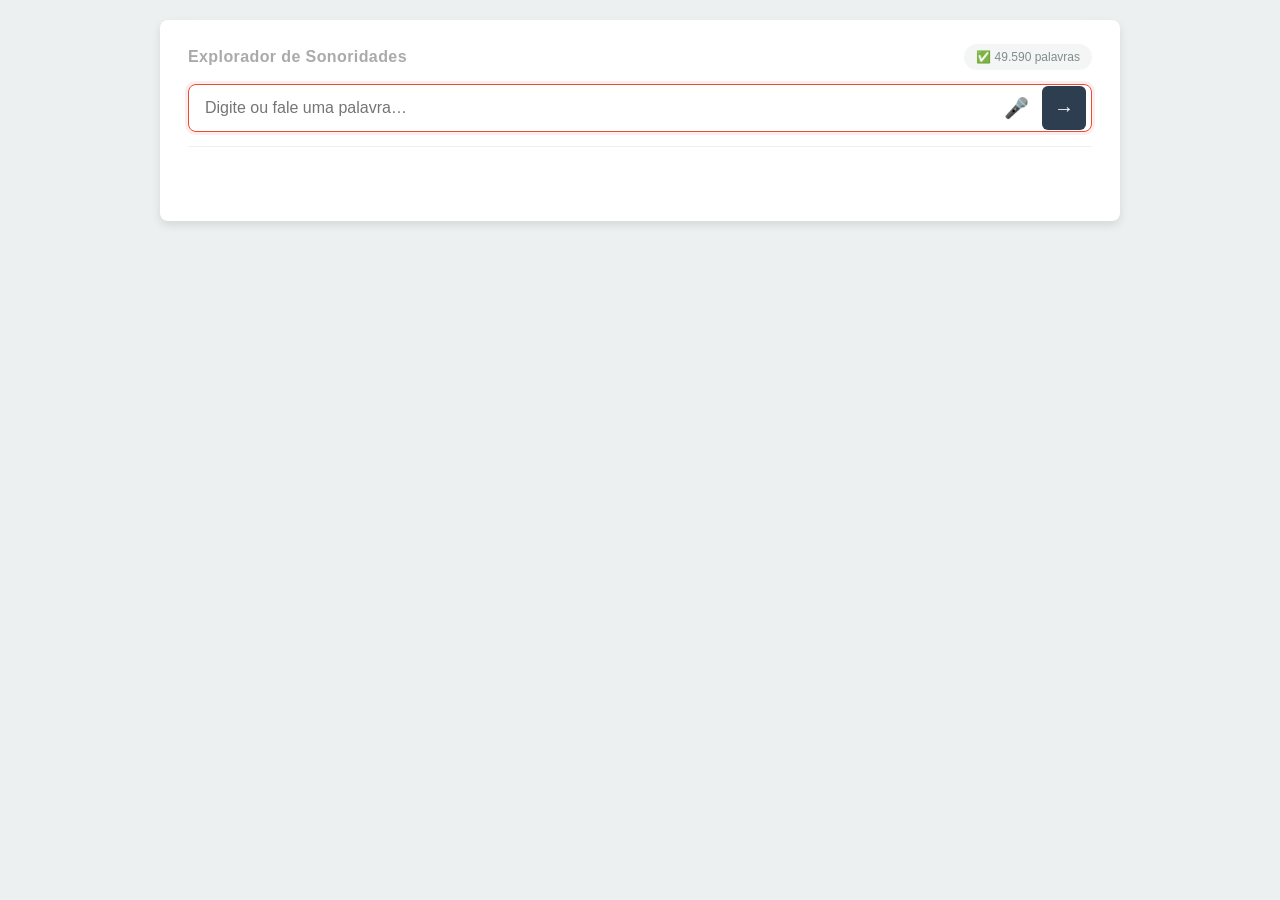
<file: syl/v5.html>
<!DOCTYPE html>
<html lang="pt-BR">
<head>
    <meta charset="UTF-8">
    <meta name="viewport" content="width=device-width, initial-scale=1.0, maximum-scale=1.0, user-scalable=no">
    <title>Explorador de Sonoridades</title>
    <style>
        :root {
            --primary: #2C3E50;
            --accent:  #E74C3C;
            --bg:      #ECF0F1;
            --c-rima:  #27AE60;
            --c-eco:   #2980B9;
            --c-ass:   #E67E22;
            --c-prox:  #8E44AD;
            --c-ritmo: #7F8C8D;
        }
        body { font-family: 'Segoe UI', Tahoma, sans-serif; background: var(--bg); color: var(--primary); padding: 0; display: flex; flex-direction: column; align-items: center; margin: 0; }
        
        /* Ajuste do container para Mobile */
        .container { 
            width: 100%; max-width: 960px; background: white; 
            padding: 0 20px 30px; border-radius: 0 0 8px 8px; 
            box-shadow: 0 4px 10px rgba(0,0,0,0.1); box-sizing: border-box; 
            min-height: 100vh;
        }

        /* ── Header Sticky (Grudado no topo) ───────── */
        .sticky-header {
            position: sticky; top: 0; background: white; z-index: 100;
            padding: 20px 0 10px; margin: 0 0 16px;
            border-bottom: 1px solid #f0f0f0; box-shadow: 0 2px 4px rgba(255,255,255,0.9);
        }

        /* ── App header ───────── */
        .app-header { display: flex; justify-content: space-between; align-items: center; margin-bottom: 14px; }
        .app-title  { font-size: 16px; font-weight: 600; color: #aaa; letter-spacing: 0.4px; }
        .status-chip { font-size: 12px; color: #7f8c8d; background: #F4F6F6; padding: 6px 12px; border-radius: 20px; white-space: nowrap; }

        /* ── Busca Mobile First ───── */
        .search-wrap { position: relative; margin-bottom: 4px; }
        .search-wrap input {
            display: block; width: 100%; 
            padding: 14px 104px 14px 16px; /* Espaço para 2 botões de 44px */
            font-size: 16px; /* Evita zoom no iOS */
            border: 1px solid #BDC3C7; border-radius: 8px;
            outline: none; transition: border 0.2s; box-sizing: border-box;
            background: #fdfdfd; -webkit-appearance: none;
        }
        .search-wrap input:focus { border-color: var(--accent); background: white; box-shadow: 0 0 0 3px rgba(231, 76, 60, 0.1); }
        
        /* Botões de Mínimo Esforço (44x44px Lei de Fitts) */
        .action-btn {
            position: absolute; top: 50%; transform: translateY(-50%);
            width: 44px; height: 44px; border-radius: 6px;
            cursor: pointer; display: flex; align-items: center; justify-content: center;
            border: none; transition: all 0.18s; padding: 0;
        }
        #btnBuscar { right: 6px; background: var(--primary); color: white; font-size: 20px;}
        #btnBuscar:hover:not(:disabled) { background: var(--accent); }
        #btnBuscar:disabled { background: #BDC3C7; cursor: not-allowed; }
        
        #btnMic { right: 54px; background: transparent; color: #7f8c8d; font-size: 20px;}
        #btnMic:hover { background: #f0f0f0; color: var(--primary); }
        #btnMic.listening { color: var(--accent); background: #fdecea; animation: pulse 1.2s infinite; }
        
        @keyframes pulse { 0% { opacity: 1; transform: translateY(-50%) scale(1); } 50% { opacity: 0.7; transform: translateY(-50%) scale(1.1); } 100% { opacity: 1; transform: translateY(-50%) scale(1); } }

        /* ── Perfil inline ──────────── */
        .perfil-linha { display: flex; flex-wrap: wrap; align-items: center; gap: 6px 8px; padding: 10px 14px; margin-bottom: 16px; background: #f8f9fa; border-left: 4px solid var(--accent); border-radius: 0 6px 6px 0; }
        .perfil-pw { font-size: 18px; letter-spacing: 1px; margin-right: 4px; flex-shrink: 0; }
        .tonica-inline { color: var(--accent); font-weight: bold; }
        .ptag { font-size: 12px; color: #666; background: white; border: 1px solid #e2e6ea; border-radius: 4px; padding: 3px 8px; }

        /* ── Faixas (Thumb Zone friendly) ───────── */
        .banda-row { display: flex; gap: 8px; overflow-x: auto; padding-bottom: 8px; margin-bottom: 16px; scrollbar-width: none; -webkit-overflow-scrolling: touch; }
        .banda-row::-webkit-scrollbar { display: none; }
        .banda-btn { flex-shrink: 0; border: 2px solid var(--bc); background: white; color: var(--bc); padding: 8px 16px; border-radius: 24px; cursor: pointer; font-size: 14px; font-weight: 500; min-height: 44px; transition: all 0.14s; }
        .banda-btn small { display: block; font-size: 11px; opacity: 0.8; margin-top: 2px; }
        .banda-btn.ativo { background: var(--bc); color: white; }
        .banda-btn:active { transform: scale(0.96); }

        /* ── Barra de resultado e Facetas ── */
        .result-header { display: flex; align-items: center; flex-wrap: wrap; gap: 10px; padding-bottom: 12px; margin-bottom: 16px; border-bottom: 1px solid #f0f0f0; }
        .result-count { font-size: 14px; color: #666; flex: 1; min-width: 80px; font-weight: 600;}
        .view-toggle { display: flex; gap: 4px; }
        .view-btn { background: #f0f0f0; color: #777; border: none; width: 36px; height: 36px; border-radius: 6px; cursor: pointer; font-size: 18px; display: flex; align-items: center; justify-content: center; transition: all 0.12s; }
        .view-btn.ativo { background: var(--primary); color: white; }

        /* Facetas com alvos maiores */
        .facet-sep { width: 1px; height: 24px; background: #ddd; flex-shrink: 0; }
        .facet-inline { display: flex; flex-wrap: wrap; gap: 6px; align-items: center; }
        .facet-btn { padding: 6px 14px; font-size: 13px; border: 1px solid #ddd; border-radius: 20px; background: white; cursor: pointer; transition: all 0.11s; min-height: 34px; }
        .facet-btn.ativo { background: var(--primary); color: white; border-color: var(--primary); }
        .facet-divider { display: inline-block; width: 1px; height: 18px; background: #e0e0e0; margin: 0 4px; vertical-align: middle; }
        .facet-clear-btn { padding: 6px 12px; font-size: 12px; border: 1px solid #f0c0c0; border-radius: 20px; background: white; cursor: pointer; color: #c0392b; min-height: 34px; font-weight: bold; }

        /* ── Cards (Grid) ─────────────── */
        .results-grid { display: grid; grid-template-columns: repeat(auto-fill, minmax(130px, 1fr)); gap: 10px; }
        .word-card { border: 2px solid #e2e6ea; background: #f8f9fa; padding: 12px 8px 8px; border-radius: 8px; text-align: center; font-size: 17px; cursor: pointer; transition: transform 0.1s, box-shadow 0.1s; -webkit-tap-highlight-color: transparent; }
        .word-card:active { transform: scale(0.95); background: #f0f0f0; }
        .word-card.b-rima { border-color: var(--c-rima); } .word-card.b-eco { border-color: var(--c-eco); } .word-card.b-ass { border-color: var(--c-ass); } .word-card.b-prox { border-color: var(--c-prox); } .word-card.b-ritmo { border-color: var(--c-ritmo); }
        .tonica { font-weight: bold; color: var(--accent); }
        .score-num { display: block; font-size: 11px; color: #b0b0b0; margin-top: 4px; font-weight: 500; }

        /* ── Seções Colapsáveis ─ */
        .results-secoes { display: block; }
        .secao { margin-bottom: 20px; }
        .secao-header { display: flex; align-items: center; gap: 10px; padding: 12px 16px; border-radius: 6px; cursor: pointer; user-select: none; min-height: 48px; }
        .secao-header:active { filter: brightness(0.9); }
        .secao-toggle { font-size: 12px; flex-shrink: 0; }
        .secao-nome { font-weight: 700; font-size: 16px; }
        .secao-range { font-size: 13px; color: rgba(0,0,0,0.5); }
        .secao-count { margin-left: auto; font-size: 13px; font-weight: 600; opacity: 0.7; }
        .secao-grid { display: grid; grid-template-columns: repeat(auto-fill, minmax(130px, 1fr)); gap: 10px; padding: 12px 0 0; }
        .ver-mais { display: block; width: 100%; margin-top: 10px; padding: 14px; border: 2px dashed #ddd; border-radius: 8px; background: transparent; cursor: pointer; font-size: 14px; color: #777; font-weight: 600; transition: all 0.1s; min-height: 48px;}
        .ver-mais:active { background: #f9f9f9; transform: scale(0.98); }

        /* ── Paginação "Carregar Mais" Mobile-First ───────────────── */
        .paginacao { display: flex; flex-direction: column; align-items: center; margin-top: 24px; padding-bottom: 20px;}
        .btn-carregar-mais { background: var(--primary); color: white; border: none; width: 100%; max-width: 400px; height: 56px; border-radius: 28px; cursor: pointer; font-size: 16px; font-weight: 600; transition: transform 0.1s; box-shadow: 0 4px 6px rgba(0,0,0,0.1); }
        .btn-carregar-mais:active { transform: scale(0.96); }
        .pag-info { font-size: 14px; color: #666; font-weight: 500; margin-bottom: 12px; text-align: center; }
        .fim-lista { font-size: 14px; color: #aaa; padding: 20px 0; text-align: center; font-style: italic; }

        @media (min-width: 600px) {
            .container { padding: 0 28px 30px; margin-top: 20px; border-radius: 8px; min-height: auto; }
            .sticky-header { padding-top: 24px; margin-top: 0; border-top-left-radius: 8px; border-top-right-radius: 8px;}
        }

        .empty-msg { color: #888; text-align: center; padding: 40px 0; font-size: 16px; width: 100%; }
    </style>
</head>
<body>
<div class="container">

    <!-- ZONA GRUDENTA (Header + Busca) -->
    <div class="sticky-header">
        <div class="app-header">
            <span class="app-title">Explorador de Sonoridades</span>
            <span class="status-chip" id="statusText">carregando…</span>
        </div>
        <div class="search-wrap">
            <!-- Teclado contextual inteligente: Lupa, sem autocorrect -->
            <input type="search" id="inputPalavra" placeholder="Digite ou fale uma palavra…" 
                   inputmode="search" enterkeyhint="search" autocorrect="off" autocapitalize="none" autocomplete="off">
            <button id="btnMic" class="action-btn" title="Ditado por voz" style="display:none">🎤</button>
            <button id="btnBuscar" class="action-btn" onclick="buscarRimas()" disabled title="Buscar">&#8594;</button>
        </div>
    </div>

    <div class="perfil-linha" id="perfilAlvo" style="display:none"></div>
    <div class="banda-row" id="bandaPanel" style="display:none"></div>

    <div class="result-header" id="resultHeader" style="display:none">
        <span class="result-count" id="resultadosMsg"></span>
        <div class="view-toggle">
            <button class="view-btn ativo" id="btnGrid" onclick="setView('grid')" title="Grade contínua">⊞</button>
            <button class="view-btn" id="btnSec" onclick="setView('secoes')" title="Seções por faixa">≡</button>
        </div>
        <div class="facet-sep" id="facetSep" style="display:none"></div>
        <div class="facet-inline" id="facetPanel"></div>
    </div>

    <div id="resultadosGrid"></div>
    <div class="paginacao" id="paginacao"></div>

</div>
<script>
// ==========================================
// MÓDULO DE RECONHECIMENTO DE VOZ (Web Speech API)
// ==========================================
const btnMic = document.getElementById('btnMic');
const inputPalavra = document.getElementById('inputPalavra');

const SpeechRecognition = window.SpeechRecognition || window.webkitSpeechRecognition;
if (SpeechRecognition) {
    btnMic.style.display = 'flex'; // Exibe o botão se houver suporte
    const recognition = new SpeechRecognition();
    recognition.lang = 'pt-BR';
    recognition.interimResults = false;
    recognition.maxAlternatives = 1;

    btnMic.addEventListener('click', () => {
        try {
            recognition.start();
            btnMic.classList.add('listening');
            inputPalavra.placeholder = "Ouvindo...";
        } catch(e) { console.error("Reconhecimento já em andamento."); }
    });

    recognition.addEventListener('result', (e) => {
        // Pega o texto e remove pontuações finais chatas do ditado
        let transcript = e.results[0][0].transcript.replace(/[.,;!?]/g, '').trim();
        // Se a pessoa falar uma frase inteira (ex: "quero rimar amor"), pega só a última palavra
        let words = transcript.split(' ');
        let targetWord = words[words.length - 1];
        
        inputPalavra.value = targetWord;
        buscarRimas();
    });

    recognition.addEventListener('end', () => {
        btnMic.classList.remove('listening');
        inputPalavra.placeholder = "Digite ou fale uma palavra…";
    });

    recognition.addEventListener('error', (e) => {
        console.error("Erro no mic: " + e.error);
        btnMic.classList.remove('listening');
        inputPalavra.placeholder = "Digite ou fale uma palavra…";
    });
}

// ═══════════════════════════════════════════════════════════════
// MOTOR PROSÓDICO — silabificação
// ═══════════════════════════════════════════════════════════════
const vRegex = /[aeiouáàâãéêíóôõúü]/i;

function tratarHiatosVogais(blocoVoc, pLower) {
    if (blocoVoc.length <= 1) return [blocoVoc];
    let resultado = [], atual = blocoVoc[0];
    for (let i = 1; i < blocoVoc.length; i++) {
        let char = blocoVoc[i], par = (atual.slice(-1) + char).toLowerCase();
        let formamDitongo   = /^(ai|au|ei|eu|iu|oi|ou|ui|ão|õe|ãe|ia|ie|io|ua|ue|uo)$/.test(par);
        let vogaisIdenticas = par[0] === par[1];
        let temHiatoAcent   = /[aeiouáéíóúâêôãõü][íú]/.test(par);
        let ehHiatoFinal    = /^(ai|ui|au|oe)$/.test(par) &&
                              (pLower.endsWith(par+"r")||pLower.endsWith(par+"z")||pLower.endsWith(par+"l"));
        let seguidoDeNh     = pLower.includes(par+"nh");
        let formaHiatoDit   = false;
        if (blocoVoc.length >= 3 && /^[aeo]$/.test(atual.slice(-1))) {
            let prox = blocoVoc[i+1] ? blocoVoc[i+1].toLowerCase() : "";
            if (/^(iu|ia|io|ie|ui)$/.test(char+prox)) formaHiatoDit = true;
        }
        if (formamDitongo && !temHiatoAcent && !vogaisIdenticas && !ehHiatoFinal && !seguidoDeNh && !formaHiatoDit)
            atual += char;
        else { resultado.push(atual); atual = char; }
    }
    resultado.push(atual);
    return resultado;
}

function separarConsoantes(cBlock) {
    if (cBlock.length <= 1) return ["", cBlock];
    let tL = cBlock.toLowerCase();
    if (cBlock.length === 2) {
        if (/^(ch|lh|nh|gu|qu|br|cr|dr|fr|gr|pr|tr|vr|bl|cl|fl|gl|pl|tl)$/.test(tL)) return ["", cBlock];
        return[cBlock.slice(0,1), cBlock.slice(1)];
    }
    if (/^(ch|lh|nh|gu|qu|br|cr|dr|fr|gr|pr|tr|vr|bl|cl|fl|gl|pl|tl)$/.test(tL.slice(-2)))
        return [cBlock.slice(0,-2), cBlock.slice(-2)];
    return[cBlock.slice(0,-1), cBlock.slice(-1)];
}

function silabificar(palavra) {
    let blocos =[], tipoAt = '', textoAt = '';
    for (let i = 0; i < palavra.length; i++) {
        let ch = palavra[i], chL = ch.toLowerCase();
        if ((chL==='q'||chL==='g') && palavra[i+1] && palavra[i+1].toLowerCase()==='u'
            && palavra[i+2] && vRegex.test(palavra[i+2])) {
            if (tipoAt==='V') { blocos.push({tipo:'V',texto:textoAt}); textoAt=''; }
            blocos.push({tipo:'C',texto:ch+palavra[i+1]}); i++; tipoAt=''; continue;
        }
        let tipo = vRegex.test(ch) ? 'V' : 'C';
        if (tipo !== tipoAt) { if (textoAt) blocos.push({tipo:tipoAt,texto:textoAt}); tipoAt=tipo; textoAt=ch; }
        else textoAt += ch;
    }
    if (textoAt) blocos.push({tipo:tipoAt,texto:textoAt});
    let bExp =[];
    for (let b of blocos) {
        if (b.tipo==='V') tratarHiatosVogais(b.texto, palavra.toLowerCase()).forEach(v=>bExp.push({tipo:'V',texto:v}));
        else bExp.push(b);
    }
    let idxV = bExp.reduce((a,b,i)=>(b.tipo==='V'?[...a,i]:a),[]);
    if (!idxV.length) return [palavra];
    let sil = new Array(idxV.length).fill("");
    for (let i=0; i<idxV[0]; i++) sil[0] += bExp[i].texto;
    for (let k=0; k<idxV.length-1; k++) {
        sil[k] += bExp[idxV[k]].texto;
        let cT=""; for (let j=idxV[k]+1; j<idxV[k+1]; j++) cT+=bExp[j].texto;
        let [esq,dir] = separarConsoantes(cT); sil[k]+=esq; sil[k+1]+=dir;
    }
    let uV = idxV[idxV.length-1];
    sil[sil.length-1] += bExp[uV].texto;
    for (let i=uV+1; i<bExp.length; i++) sil[sil.length-1]+=bExp[i].texto;
    return sil;
}

function identificarTonica(silabas, p) {
    let t = p.toLowerCase();
    for (let i=0;i<silabas.length;i++) if(/[áéíóúâêô]/i.test(silabas[i])) return i;
    for (let i=0;i<silabas.length;i++) if(/[ãõ]/i.test(silabas[i])) return i;
    if (t.match(/(r|l|z|x|i|is|u|us|im|ins|um|uns)$/)) return silabas.length-1;
    if (t.match(/(a|as|e|es|o|os|am|em|ens)$/))        return Math.max(0,silabas.length-2);
    return Math.max(0,silabas.length-2);
}

function extrairBaseRima(silabas, ti) {
    let pf=silabas.slice(ti).join(''), m=pf.match(vRegex);
    return m ? pf.slice(m.index).toLowerCase() : pf.toLowerCase();
}

function normV(s) {
    return s.toLowerCase().replace(/[áàâ]/g,'a').replace(/[éê]/g,'e').replace(/í/g,'i').replace(/[óô]/g,'o').replace(/[úü]/g,'u');
}
const CLUSTER_FAM = {
    br:'pl',cr:'pl',dr:'pl',fr:'fl',gr:'pl',pr:'pl',tr:'pl',vr:'fl',
    bl:'pl',cl:'pl',fl:'fl',gl:'pl',pl:'pl',tl:'pl', ch:'af',lh:'lp',nh:'np'
};
const FAM_LABEL   = {pl:'plosiva+líquida',fl:'fricativa+líquida',af:'africada',lp:'lateral palatal',np:'nasal palatal',si:'simples',vz:'—',cx:'complexo'};
const ACENT_LABEL = {ox:'Oxítona',px:'Paroxítona',ppx:'Proparoxítona',spx:'Superproparox.'};

function calcOnset(sil) { let m=sil.match(/^([^aeiouáàâãéêíóôõúü]*)/i); return m?m[1].toLowerCase():''; }
function calcVogalT(sil) { let m=sil.match(/[aeiouáàâãéêíóôõúü]/i); return m?normV(m[0]):''; }
function calcVogaisRima(sil,ti) { return normV(sil.slice(ti).join('')).replace(/[^aeiouãõ]/g,''); }
function calcEspinha(p) { return normV(p).replace(/[^aeiouãõ]/g,''); }
function calcAssC(sil,ti) { let span=sil.slice(ti).join('').toLowerCase().replace(/[aeiouáàâãéêíóôõúü]/g,''); return [...new Set(span)].sort().join(''); }
function calcFam(o) { return !o?'vz':o.length===1?'si':(CLUSTER_FAM[o]||'cx'); }
function calcAcent(sil,ti) { let d=sil.length-1-ti; return d===0?'ox':d===1?'px':d===2?'ppx':'spx'; }

function perfilFonetico(palavra) {
    let pL=palavra.toLowerCase().trim();
    if (!pL||!/[a-záàâãéêíóôõúü]/i.test(pL)) return null;
    let sil=silabificar(pL), ti=identificarTonica(sil,pL), onset=calcOnset(sil[ti]);
    return {
        palavra:pL, silabas:sil, tonicaIndex:ti, numSilabas:sil.length, rimaPerfeita:extrairBaseRima(sil,ti),
        onsetTonico:onset, vogalTonica:calcVogalT(sil[ti]), vogaisRima:calcVogaisRima(sil,ti), espinhaVocal:calcEspinha(pL),
        assConsonantal:calcAssC(sil,ti), familiaCluster:calcFam(onset), acentuacao:calcAcent(sil,ti)
    };
}

function calcScore(item, alvo, setOnset, setAssC, lenAssC) {
    let s = 0;
    if (item.rimaPerfeita === alvo.rimaPerfeita)                    s += 100;
    if (alvo.vogaisRima && item.vogaisRima === alvo.vogaisRima)     s +=  60;
    if (alvo.onsetTonico) {
        if (item.onsetTonico === alvo.onsetTonico) s += 50;
        else if (item.onsetTonico) { for (let c of item.onsetTonico) { if (setOnset.has(c)) { s += 25; break; } } }
    }
    if (alvo.familiaCluster !== 'vz' && alvo.familiaCluster !== 'si' && item.familiaCluster === alvo.familiaCluster) s += 20;
    if (lenAssC > 0 && item.assConsonantal) {
        let inter = 0; for (let c of item.assConsonantal) if (setAssC.has(c)) inter++;
        let union = lenAssC + item.assConsonantal.length - inter;
        if (union > 0 && inter / union >= 0.5) s += 30;
    }
    if (alvo.espinhaVocal.length > 1 && item.espinhaVocal === alvo.espinhaVocal) s += 40;
    if (alvo.vogalTonica && item.vogalTonica === alvo.vogalTonica)  s +=  15;
    if (item.numSilabas === alvo.numSilabas && item.acentuacao === alvo.acentuacao) s += 10;
    return s;
}

let dicionarioIndexado =[];

async function indexarDicionario() {
    let chip = document.getElementById("statusText");
    let btn  = document.getElementById("btnBuscar");
    chip.textContent = "baixando…";
    try {
        const resp = await fetch('./palavras.txt');
        if (!resp.ok) throw new Error(`HTTP ${resp.status}`);
        const lista = (await resp.text()).split(/\r?\n/).map(p=>p.trim()).filter(p=>p.length>1&&/[a-záàâãéêíóôõúü]/i.test(p));
        chip.textContent = `indexando ${lista.length}…`;
        setTimeout(() => {
            dicionarioIndexado = lista.map(p=>perfilFonetico(p)).filter(Boolean);
            chip.innerHTML = `✅ ${dicionarioIndexado.length.toLocaleString('pt-BR')} palavras`;
            btn.disabled = false;
            
            // Foco condicional (Mobile First: não expulsa a interface com teclado se a tela for pequena)
            if (window.innerWidth > 768) {
                inputPalavra.focus();
            }
        }, 50);
    } catch(e) {
        chip.innerHTML = `<span style="color:#c0392b">erro ao carregar palavras.txt</span>`;
    }
}

const BANDAS =[
    { key:160, label:'Rima',        range:'≥ 160',   cls:'b-rima',  color:'#27AE60', bg:'rgba(39,174,96,0.09)'   },
    { key:100, label:'Eco forte',   range:'100–159', cls:'b-eco',   color:'#2980B9', bg:'rgba(41,128,185,0.09)'  },
    { key:60,  label:'Assonância',  range:'60–99',   cls:'b-ass',   color:'#E67E22', bg:'rgba(230,126,34,0.09)'  },
    { key:25,  label:'Proximidade', range:'25–59',   cls:'b-prox',  color:'#8E44AD', bg:'rgba(142,68,173,0.09)'  },
    { key:10,  label:'Ritmo',       range:'10–24',   cls:'b-ritmo', color:'#7F8C8D', bg:'rgba(127,140,141,0.09)' }
];
function getBandaKey(score) { if (score >= 160) return 160; if (score >= 100) return 100; if (score >= 60) return 60; if (score >= 25) return 25; return 10; }

let resultadosCompletos =[], bandasAtivas = new Set([160,100,60,25,10]), facetAtivos = { sil: null, acent: null };
let pagAtual = 0, alvoAtual = null, modoView = 'grid', secaoColapsada = new Set(), secaoLimite = {};

function buscarRimas() {
    let raw = inputPalavra.value.trim();
    if (!raw) return;
    let alvo = perfilFonetico(raw);
    if (!alvo) return;
    alvoAtual = alvo;
    // Ocultar teclado no mobile após a busca
    inputPalavra.blur(); 

    let setOnset = new Set(alvo.onsetTonico), setAssC = new Set(alvo.assConsonantal), lenAssC = alvo.assConsonantal.length;
    resultadosCompletos = dicionarioIndexado.filter(i => i.palavra !== alvo.palavra)
        .map(i => ({ ...i, score: calcScore(i, alvo, setOnset, setAssC, lenAssC) }))
        .filter(i => i.score > 0).sort((a, b) => b.score - a.score);

    bandasAtivas = new Set([160,100,60,25,10]); facetAtivos = { sil: null, acent: null }; pagAtual = 0; secaoColapsada = new Set(); secaoLimite = {};
    mostrarPerfil(alvo); renderBandas(); aplicarFiltros();
}

function aplicarFiltros() {
    let porBanda = resultadosCompletos.filter(i => bandasAtivas.has(getBandaKey(i.score)));
    let final = porBanda.filter(r => {
        if (facetAtivos.sil !== null && r.numSilabas !== facetAtivos.sil) return false;
        if (facetAtivos.acent !== null && r.acentuacao !== facetAtivos.acent) return false;
        return true;
    });

    document.getElementById("resultHeader").style.display = 'flex';
    document.getElementById("resultadosMsg").textContent = `${final.length.toLocaleString('pt-BR')} palavra${final.length !== 1 ? 's' : ''}`;

    if (porBanda.length > 100) {
        renderFacetas(porBanda); document.getElementById("facetSep").style.display = 'block';
    } else {
        document.getElementById("facetPanel").innerHTML = ''; document.getElementById("facetSep").style.display = 'none';
    }
    if (modoView === 'secoes') renderSecoes(final); else renderGrid(final);
}

function renderBandas() {
    let counts = {}; BANDAS.forEach(b => counts[b.key] = 0); resultadosCompletos.forEach(i => counts[getBandaKey(i.score)]++);
    let row = document.getElementById("bandaPanel");
    row.innerHTML = BANDAS.map(b => {
        let ativo = bandasAtivas.has(b.key);
        let s = ativo ? `background:${b.color}; border-color:${b.color}; color:white` : `background:white; border-color:${b.color}; color:${b.color}`;
        return `<button class="banda-btn${ativo?' ativo':''}" style="--bc:${b.color};${s}" onclick="toggleBanda(${b.key})">${b.label}<small>${b.range} · ${counts[b.key]}</small></button>`;
    }).join('');
    row.style.display = 'flex';
}

function toggleBanda(key) {
    if (bandasAtivas.has(key)) bandasAtivas.delete(key); else bandasAtivas.add(key);
    facetAtivos = { sil: null, acent: null }; pagAtual = 0; renderBandas(); aplicarFiltros();
}

function renderFacetas(base) {
    let porSil = {}, porAcent = {};
    base.forEach(r => { porSil[r.numSilabas] = (porSil[r.numSilabas] || 0) + 1; porAcent[r.acentuacao] = (porAcent[r.acentuacao] || 0) + 1; });
    let silBtns = Object.keys(porSil).sort((a,b)=>+a-+b).map(k => `<button class="facet-btn${facetAtivos.sil===+k?' ativo':''}" onclick="setFaceta('sil',${k})">${k}s</button>`).join('');
    let acentBtns = Object.entries(porAcent).map(([k,v]) => `<button class="facet-btn${facetAtivos.acent===k?' ativo':''}" onclick="setFaceta('acent','${k}')">${ACENT_LABEL[k]||k}</button>`).join('');
    let temAtivo = facetAtivos.sil !== null || facetAtivos.acent !== null;
    document.getElementById("facetPanel").innerHTML = silBtns + `<span class="facet-divider"></span>` + acentBtns + (temAtivo ? `<button class="facet-clear-btn" onclick="limparFacetas()">✕</button>` : '');
}

function setFaceta(tipo, valor) { facetAtivos[tipo] = facetAtivos[tipo] === valor ? null : valor; pagAtual = 0; aplicarFiltros(); }
function limparFacetas() { facetAtivos = { sil: null, acent: null }; pagAtual = 0; aplicarFiltros(); }
function setView(modo) { modoView = modo; document.getElementById("btnGrid").classList.toggle("ativo", modo === 'grid'); document.getElementById("btnSec").classList.toggle("ativo", modo === 'secoes'); pagAtual = 0; aplicarFiltros(); }

// ==========================================
// MODO GRADE: PAGINAÇÃO INFINITA (CARREGAR MAIS)
// ==========================================
const POR_PAG = 60;
function renderGrid(resultados) {
    let grid = document.getElementById("resultadosGrid"), pagEl = document.getElementById("paginacao");
    
    // O limite cresce a cada clique no botão Carregar Mais (1x60, 2x60, 3x60...)
    let limite = (pagAtual + 1) * POR_PAG;
    let fatia = resultados.slice(0, limite); // Corta desde o ZERO até o limite

    grid.className = 'results-grid'; 
    grid.innerHTML = '';
    
    if (!resultados.length) { 
        grid.innerHTML = '<p class="empty-msg">Nenhuma palavra encontrada.</p>'; 
        pagEl.innerHTML = ''; 
        return; 
    }

    fatia.forEach(item => {
        let b = BANDAS.find(b => b.key === getBandaKey(item.score)), div = document.createElement("div");
        div.className = `word-card ${b.cls}`; div.dataset.palavra = item.palavra; div.title = `${item.score} pts`;
        div.innerHTML = item.silabas.map((s,i) => i===item.tonicaIndex ? `<span class="tonica">${s}</span>` : s).join('') + `<span class="score-num">${item.score} pts</span>`;
        grid.appendChild(div);
    });

    let total = resultados.length;
    
    // Controle do botão de Carregar Mais
    if (limite >= total) {
        pagEl.innerHTML = `<div class="fim-lista">Fim da lista. Exibindo todos os ${total.toLocaleString('pt-BR')} itens.</div>`;
    } else {
        pagEl.innerHTML = `
            <div class="pag-info">Exibindo ${limite} de ${total.toLocaleString('pt-BR')} itens</div>
            <button class="btn-carregar-mais" onclick="carregarMais()">+ Carregar Mais</button>
        `;
    }
}

function carregarMais() {
    pagAtual++; // Aumenta a quantidade de páginas ativas
    aplicarFiltros(); // Renderiza de novo somando os novos itens
    // Sem scroll forçado! O usuário continua exatamente de onde estava.
}

const SECAO_INICIAL = 24;
function renderSecoes(resultados) {
    let grid = document.getElementById("resultadosGrid"); grid.className = 'results-secoes'; document.getElementById("paginacao").innerHTML = '';
    if (!resultados.length) { grid.innerHTML = '<p class="empty-msg">Nenhuma palavra encontrada.</p>'; return; }
    let groups = {}; BANDAS.forEach(b => groups[b.key] = []); resultados.forEach(r => groups[getBandaKey(r.score)].push(r));
    grid.innerHTML = BANDAS.filter(b => bandasAtivas.has(b.key) && groups[b.key].length > 0).map(b => secaoHTML(b, groups[b.key])).join('');
}

function secaoHTML(banda, words) {
    let collapsed = secaoColapsada.has(banda.key), lim = secaoLimite[banda.key] || SECAO_INICIAL, visible = words.slice(0, lim), temMais = words.length > lim;
    let cardsHTML = visible.map(item => {
        let sil = item.silabas.map((s,i) => i===item.tonicaIndex ? `<span class="tonica">${s}</span>` : s).join('');
        return `<div class="word-card ${banda.cls}" data-palavra="${item.palavra}" title="${item.score} pts">${sil}<span class="score-num">${item.score} pts</span></div>`;
    }).join('');
    return `<div class="secao"><div class="secao-header" onclick="toggleSecao(${banda.key})" style="background:${banda.bg}; border-left:4px solid ${banda.color}"><span class="secao-toggle" style="color:${banda.color}">${collapsed ? '▶' : '▼'}</span><span class="secao-nome" style="color:${banda.color}">${banda.label}</span><span class="secao-range">${banda.range}</span><span class="secao-count">${words.length} itens</span></div>${collapsed ? '' : `<div class="secao-grid">${cardsHTML}</div>${temMais ? `<button class="ver-mais" onclick="verMaisSecao(${banda.key})">+ Carregar mais ${Math.min(24, words.length - lim)}</button>` : ''}`}</div>`;
}

function _getSecoesFinal() {
    return resultadosCompletos.filter(i => bandasAtivas.has(getBandaKey(i.score))).filter(r => {
        if (facetAtivos.sil !== null && r.numSilabas !== facetAtivos.sil) return false;
        if (facetAtivos.acent !== null && r.acentuacao !== facetAtivos.acent) return false; return true;
    });
}
function toggleSecao(key) { if (secaoColapsada.has(key)) secaoColapsada.delete(key); else secaoColapsada.add(key); renderSecoes(_getSecoesFinal()); }
function verMaisSecao(key) { secaoLimite[key] = (secaoLimite[key] || SECAO_INICIAL) + 24; renderSecoes(_getSecoesFinal()); }

function mostrarPerfil(alvo) {
    let silHTML = alvo.silabas.map((s,i) => i===alvo.tonicaIndex ? `<b class="tonica-inline">${s.toUpperCase()}</b>` : s).join('·');
    let famTag = (alvo.familiaCluster !== 'si' && alvo.familiaCluster !== 'vz') ? `<span class="ptag">cluster: ${FAM_LABEL[alvo.familiaCluster]||alvo.familiaCluster}</span>` : '';
    let box = document.getElementById("perfilAlvo");
    box.innerHTML = `<span class="perfil-pw">${silHTML}</span><span class="ptag">${alvo.numSilabas} síl.</span><span class="ptag">${ACENT_LABEL[alvo.acentuacao]||alvo.acentuacao}</span><span class="ptag">vogal /${alvo.vogalTonica}/</span>${alvo.onsetTonico ? `<span class="ptag">onset: ${alvo.onsetTonico}</span>` : ''}${famTag}${alvo.vogaisRima ? `<span class="ptag">rim.vog: ${alvo.vogaisRima}</span>` : ''}${alvo.espinhaVocal ? `<span class="ptag">espinha: ${alvo.espinhaVocal}</span>` : ''}${alvo.assConsonantal? `<span class="ptag">cons: ${alvo.assConsonantal}</span>` : ''}`;
    box.style.display = 'flex';
}

document.getElementById("resultadosGrid").addEventListener("click", e => {
    let card = e.target.closest(".word-card");
    if (card && card.dataset.palavra) {
        inputPalavra.value = card.dataset.palavra;
        buscarRimas();
        window.scrollTo({top: 0, behavior: 'smooth'}); // Volta pro topo confortavelmente ao buscar nova palavra
    }
});

inputPalavra.addEventListener("keypress", e => { if (e.key === "Enter" && !document.getElementById("btnBuscar").disabled) buscarRimas(); });

window.onload = indexarDicionario;
</script>
</body>
</html>
</file>
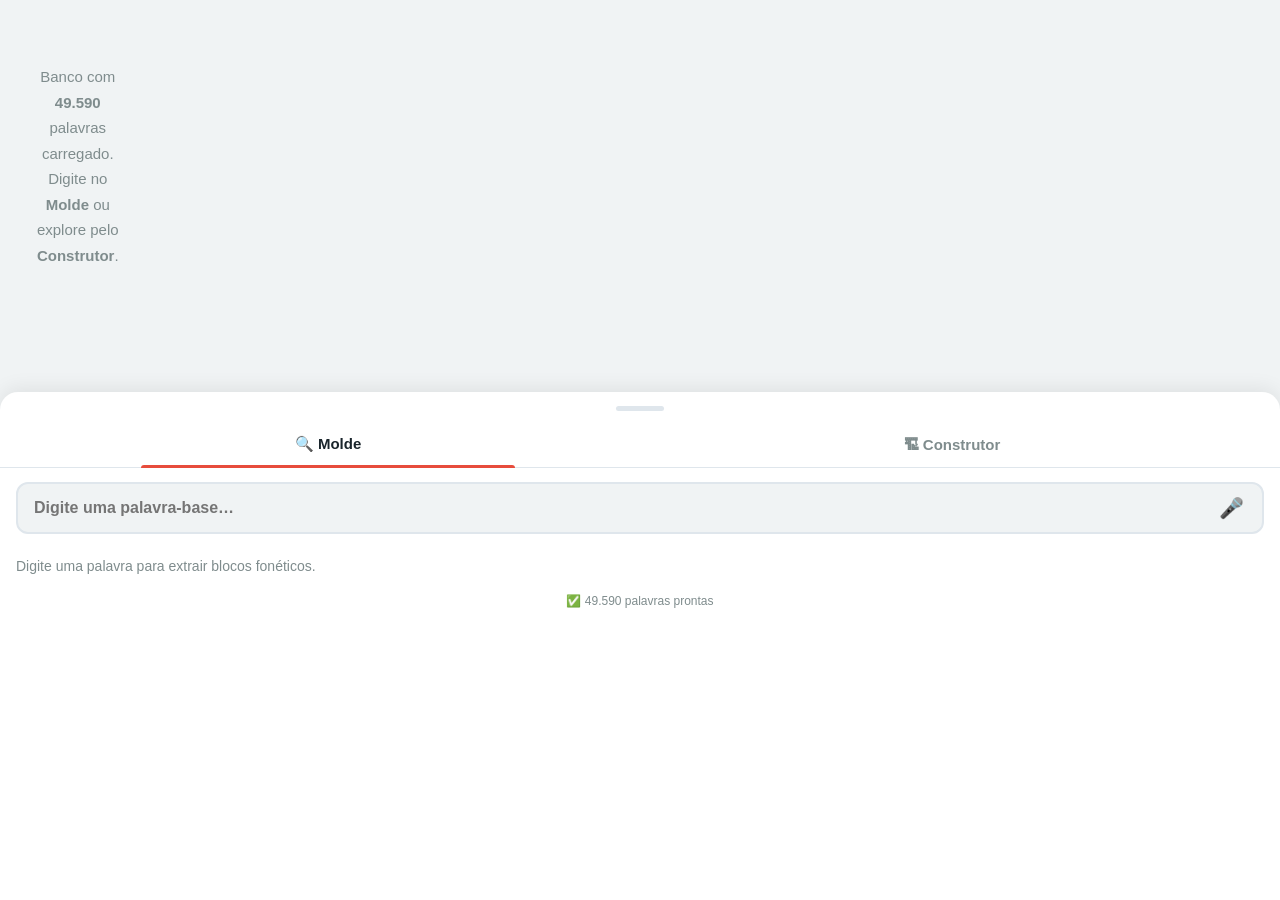
<file: syl/v6.html>
<!DOCTYPE html>
<html lang="pt-BR">
<head>
    <meta charset="UTF-8">
    <meta name="viewport" content="width=device-width, initial-scale=1.0, maximum-scale=1.0,
          user-scalable=no, interactive-widget=resizes-content">
    <title>Explorador de Fonemas e Sílabas</title>
    <style>
        :root {
            --primary:    #1A252C;
            --accent:     #E74C3C;
            --bg:         #F0F3F4;
            --surface:    #FFFFFF;
            --border:     #DFE6EC;
            --text:       #2C3E50;
            --muted:      #7F8C8D;
            --lock-bg:    #FFF4E6;
            --lock-color: #A04000;
            --lock-border:#E67E22;
            --neg-bg:     #fdecea;
            --neg-color:  #922b21;
            --c-rima:     #27AE60;
            --c-eco:      #2980B9;
            --c-ass:      #E67E22;
            --c-prox:     #8E44AD;
            --c-qrima:    #16A085;
            --c-ritmo:    #7F8C8D;
            --safe-b:     env(safe-area-inset-bottom, 0px);
            --header-bg:  rgba(240,243,244,0.94);
            --shadow:     rgba(0,0,0,0.08);
        }

        @media (prefers-color-scheme: dark) {
            :root {
                --primary:    #E8ECEF;
                --accent:     #E74C3C;
                --bg:         #181C20;
                --surface:    #23282E;
                --border:     #3A4048;
                --text:       #D5DBE0;
                --muted:      #8A949E;
                --lock-bg:    #3D2E1A;
                --lock-color: #F0A860;
                --lock-border:#C87820;
                --neg-bg:     #3D1A1A;
                --neg-color:  #F08080;
                --c-rima:     #2ECC71;
                --c-eco:      #3498DB;
                --c-ass:      #F39C12;
                --c-prox:     #9B59B6;
                --c-qrima:    #1ABC9C;
                --c-ritmo:    #95A5A6;
                --header-bg:  rgba(24,28,32,0.94);
                --shadow:     rgba(0,0,0,0.25);
            }
        }

        *, *::before, *::after {
            box-sizing: border-box;
            -webkit-tap-highlight-color: transparent;
        }

        body {
            font-family: -apple-system, BlinkMacSystemFont, 'Segoe UI', Roboto, sans-serif;
            background: var(--bg); color: var(--text);
            margin: 0; padding: 0;
            display: flex; flex-direction: column;
            height: 100dvh; overflow: hidden;
        }

        /* ── ZONA DE LEITURA ── */
        #viewport {
            flex: 1; overflow-y: auto; overflow-x: hidden;
            overscroll-behavior-y: contain;
        }

        .results-header {
            position: sticky; top: 0; z-index: 10;
            background: var(--header-bg);
            backdrop-filter: blur(8px); -webkit-backdrop-filter: blur(8px);
            padding: 9px 14px;
            display: flex; align-items: center; flex-wrap: wrap; gap: 5px;
            border-bottom: 1px solid var(--border);
        }
        .count-label { font-size: 13px; font-weight: 700; color: var(--muted); flex-shrink: 0; margin-right: 2px; }
        .band-chip {
            font-size: 13px; font-weight: 700; padding: 6px 10px; border-radius: 20px; color: white;
            cursor: pointer; user-select: none; transition: opacity 0.18s, transform 0.1s;
        }
        .band-chip:active { transform: scale(0.91); }
        .band-chip.dimmed { opacity: 0.28; }
        #clear-banda {
            font-size: 13px; color: var(--muted); background: none; border: none;
            cursor: pointer; padding: 10px; margin: -5px; opacity: 0.7; flex-shrink: 0;
        }
        #clear-banda:hover { opacity: 1; }

        .empty-state {
            padding: 52px 24px; text-align: center;
            color: var(--muted); font-size: 15px; line-height: 1.7;
        }
        .loader {
            display: block; width: 26px; height: 26px; margin: 0 auto 12px;
            border-radius: 50%;
            border: 3px solid var(--border); border-top-color: var(--accent);
            animation: spin 0.8s linear infinite;
        }
        @keyframes spin { to { transform: rotate(360deg); } }

        .results-grid {
            display: grid;
            grid-template-columns: repeat(auto-fill, minmax(108px, 1fr));
            gap: 9px; padding: 12px 12px 16px;
        }
        .word-card {
            background: var(--surface); border: 2px solid var(--border);
            border-radius: 12px; padding: 13px 6px 9px;
            text-align: center; font-size: 15px; font-weight: 500;
            cursor: pointer; user-select: none;
            transition: transform 0.1s;
        }
        .word-card:active { transform: scale(0.91); }
        .word-card.b-rima  { border-color: var(--c-rima); }
        .word-card.b-eco   { border-color: var(--c-eco); }
        .word-card.b-ass   { border-color: var(--c-ass); }
        .word-card.b-prox  { border-color: var(--c-prox); }
        .word-card.b-qrima { border-color: var(--c-qrima); }
        .word-card.b-ritmo { border-color: var(--c-ritmo); }
        .tonica { font-weight: 800; color: var(--accent); }

        @media (min-width: 540px) {
            .results-grid { grid-template-columns: repeat(auto-fill, minmax(124px, 1fr)); }
        }

        /* ── ZONA DO POLEGAR — Bottom Sheet ── */
        #bottom-panel {
            flex-shrink: 0;
            background: var(--surface);
            border-radius: 18px 18px 0 0;
            box-shadow: 0 -3px 20px var(--shadow);
            z-index: 100;
            display: flex; flex-direction: column;
            padding-bottom: var(--safe-b);
            /* Animação via GPU */
            transition: transform 0.3s cubic-bezier(0.25, 1, 0.5, 1);
            transform: translateY(0);
        }

        #bottom-panel.collapsed {
            /* Esconde as abas mas deixa o Handle e os botões de tab visíveis (~54px) */
            transform: translateY(calc(100% - 54px));
        }

        .handle-zone {
            padding: 14px 0 10px; cursor: pointer;
            display: flex; justify-content: center;
            user-select: none;
            touch-action: none; /* Previne scroll da tela ao arrastar a handle */
        }
        .handle {
            width: 48px; height: 5px;
            background: var(--border); border-radius: 3px;
            transition: background 0.2s;
        }
        .handle-zone:active .handle { background: var(--muted); }

        .tabs {
            display: flex; padding: 0 16px;
            border-bottom: 1px solid var(--border);
        }
        .tab-btn {
            flex: 1; background: none; border: none;
            padding: 14px 0; font-size: 15px; font-weight: 700;
            color: var(--muted); cursor: pointer;
            position: relative; transition: color 0.15s;
        }
        .tab-btn.active { color: var(--primary); }
        .tab-btn.active::after {
            content: ''; position: absolute; bottom: -1px; left: 20%; width: 60%;
            height: 3px; background: var(--accent); border-radius: 3px 3px 0 0;
        }

        .tab-wrapper {
            height: 48vh; /* Altura fixa para manter performance da transição */
            overflow: hidden;
        }

        .tab-content {
            display: none; padding: 14px 16px 10px;
            overflow-y: auto; height: 100%;
            overscroll-behavior-y: contain;
        }
        .tab-content.active { display: block; }

        /* ── ABA MOLDE ── */
        .search-wrap { position: relative; margin-bottom: 4px; }
        .search-wrap input {
            width: 100%; padding: 15px 46px 15px 16px;
            font-size: 16px; font-weight: 600;
            background: var(--bg); border: 2px solid var(--border);
            border-radius: 12px; outline: none; transition: border 0.2s;
            color: var(--text);
        }
        .search-wrap input:focus    { border-color: var(--accent); background: var(--surface); }
        .search-wrap input:disabled { opacity: 0.45; }

        #btn-mic {
            position: absolute; right: 10px; top: 50%; transform: translateY(-50%);
            background: none; border: none; font-size: 20px; cursor: pointer;
            padding: 10px; border-radius: 8px; line-height: 1;
            display: none;
        }
        #btn-mic.visible   { display: flex; align-items: center; }
        #btn-mic.listening { animation: pulse 1s ease infinite; }
        @keyframes pulse { 0%,100% { opacity: 1; } 50% { opacity: 0.35; } }

        /* Histórico */
        .historico-row {
            display: flex; gap: 8px; flex-wrap: wrap;
            margin-bottom: 12px; min-height: 0;
            align-items: center;
        }
        .hist-chip {
            background: var(--bg); border: 1px solid var(--border);
            padding: 8px 12px; border-radius: 14px;
            font-size: 13px; font-weight: 600; color: var(--muted);
            cursor: pointer; user-select: none;
            transition: transform 0.1s;
        }
        .hist-chip:active { transform: scale(0.92); }
        .hist-clear {
            background: none; border: none;
            font-size: 13px; color: var(--muted); cursor: pointer;
            padding: 10px; margin-left: -4px; opacity: 0.6;
        }

        /* Lego pills */
        .lego-panel { display: flex; flex-wrap: wrap; gap: 8px; min-height: 32px; }
        .lego-hint  { font-size: 14px; color: var(--muted); align-self: center; }

        .lego-pill {
            background: var(--bg); border: 2px solid var(--border);
            padding: 10px 14px; border-radius: 20px;
            font-size: 14px; font-weight: 600; color: var(--muted);
            cursor: pointer; user-select: none;
            display: flex; align-items: center; gap: 4px;
            transition: transform 0.1s, background 0.2s;
            -webkit-user-select: none;
            touch-action: manipulation;
        }
        .lego-pill:active { transform: scale(0.91); }
        .lego-pill.locked {
            background: var(--lock-bg);
            border-color: var(--lock-border);
            color: var(--lock-color);
        }
        .lego-pill.negated {
            background: var(--neg-bg);
            border-color: var(--accent);
            color: var(--neg-color);
        }

        #status-text { font-size: 12px; color: var(--muted); margin-top: 12px; text-align: center; }

        /* ── ABA CONSTRUTOR ── */
        .builder-section { margin-bottom: 22px; }
        .builder-label {
            display: block; font-size: 12px; font-weight: 700; letter-spacing: 0.6px;
            text-transform: uppercase; color: var(--muted); margin-bottom: 10px;
        }

        .stepper { display: flex; align-items: center; gap: 10px; }
        .step-btn {
            width: 48px; height: 48px; border-radius: 12px;
            border: 2px solid var(--border); background: var(--bg);
            font-size: 24px; font-weight: 700; color: var(--primary);
            cursor: pointer; display: flex; align-items: center; justify-content: center;
            transition: transform 0.1s, background 0.1s;
        }
        .step-btn:active { transform: scale(0.88); background: var(--border); }
        .step-val { font-size: 18px; font-weight: 800; min-width: 88px; text-align: center; }

        .radio-row { display: flex; gap: 8px; flex-wrap: wrap; }
        .radio-btn {
            padding: 10px 14px; border-radius: 10px;
            border: 2px solid var(--border); background: var(--bg);
            font-size: 14px; font-weight: 600; color: var(--muted);
            cursor: pointer; white-space: nowrap;
            transition: transform 0.1s;
        }
        .radio-btn:active   { transform: scale(0.91); }
        .radio-btn.selected { background: var(--primary); border-color: var(--primary); color: white; }

        .vowel-row { display: flex; gap: 10px; }
        .vowel-btn {
            width: 52px; height: 52px; border-radius: 50%;
            border: 2px solid var(--border); background: var(--bg);
            font-size: 20px; font-weight: 800; color: var(--muted);
            cursor: pointer; display: flex; align-items: center; justify-content: center;
            transition: transform 0.1s;
        }
        .vowel-btn:active   { transform: scale(0.88); }
        .vowel-btn.selected {
            background: var(--accent); border-color: var(--accent);
            color: white; box-shadow: 0 3px 10px rgba(231,76,60,0.35);
        }

        .text-input {
            width: 100%; padding: 12px 16px;
            font-size: 16px; font-weight: 600;
            background: var(--bg); border: 2px solid var(--border);
            border-radius: 10px; outline: none; transition: border 0.2s;
            -webkit-appearance: none; color: var(--text);
        }
        .text-input:focus { border-color: var(--accent); background: var(--surface); }
        .input-hint { font-size: 12px; color: var(--muted); margin-top: 6px; line-height: 1.4; }

        .morfo-row { display: flex; gap: 8px; flex-wrap: wrap; }
        .morfo-btn {
            padding: 10px 14px; border-radius: 10px;
            border: 2px solid var(--border); background: var(--bg);
            font-size: 13px; font-weight: 600; color: var(--muted);
            cursor: pointer; white-space: nowrap;
            transition: transform 0.1s;
        }
        .morfo-btn:active   { transform: scale(0.91); }
        .morfo-btn.selected { background: var(--primary); border-color: var(--primary); color: white; }

        /* ── INTERSEÇÃO A∩B ── */
        .intersect-toggle { display: flex; align-items: center; gap: 8px; margin-top: 10px; }
        .intersect-btn {
            font-size: 14px; font-weight: 700; padding: 10px 16px; border-radius: 10px;
            border: 2px solid var(--border); background: var(--bg);
            color: var(--muted); cursor: pointer; user-select: none;
            transition: transform 0.1s, background 0.15s;
        }
        .intersect-btn:active { transform: scale(0.91); }
        .intersect-btn.active { background: var(--primary); border-color: var(--primary); color: white; }
        .intersect-clear {
            font-size: 13px; color: var(--muted); background: none; border: none;
            cursor: pointer; padding: 10px; margin: -5px; opacity: 0.7;
        }
        .intersect-clear:hover { opacity: 1; }
    </style>
</head>
<body>

<!-- ══════════════════════════════════════════
     ZONA DE LEITURA
══════════════════════════════════════════ -->
<div id="viewport">
    <div class="results-header" id="results-header" style="display:none">
        <span class="count-label" id="count-label"></span>
        <div id="bands-chips"></div>
        <button id="clear-banda" style="display:none" onclick="clearFiltroBanda()">✕ faixas</button>
    </div>
    <div class="results-grid" id="grid">
        <div class="empty-state" id="empty-state">
            <span class="loader"></span>
            Carregando banco de palavras…
        </div>
    </div>
    <div id="sentinel"></div>
</div>

<!-- ══════════════════════════════════════════
     ZONA DO POLEGAR — Bottom Sheet
══════════════════════════════════════════ -->
<div id="bottom-panel">
    <div class="handle-zone" id="drag-handle" onclick="togglePanelCollapse()">
        <div class="handle"></div>
    </div>

    <div class="tabs">
        <button class="tab-btn active" id="tab-btn-molde"      onclick="switchTab('molde')">🔍 Molde</button>
        <button class="tab-btn"        id="tab-btn-construtor" onclick="switchTab('construtor')">🏗 Construtor</button>
    </div>

    <div class="tab-wrapper">
        <!-- ABA: MOLDE -->
        <div id="tab-molde" class="tab-content active">
            <div class="search-wrap">
                <input type="search" id="input-palavra"
                       placeholder="Digite uma palavra-base…"
                       inputmode="search" enterkeyhint="search"
                       autocorrect="off" autocapitalize="none"
                       spellcheck="false" disabled>
                <button id="btn-mic" title="Busca por voz">🎤</button>
            </div>
            <div class="historico-row" id="historico-row"></div>
            <div class="lego-panel" id="lego-panel">
                <span class="lego-hint">Digite uma palavra para extrair blocos fonéticos.</span>
            </div>
            <!-- INTERSEÇÃO A∩B -->
            <div id="intersect-zone" style="display:none">
                <div class="intersect-toggle">
                    <button class="intersect-btn" id="intersect-btn" onclick="mostrarInputB()">∩ também rima com…</button>
                    <button class="intersect-clear" id="intersect-clear" style="display:none" onclick="clearAlvoB()">✕ limpar B</button>
                </div>
                <div class="search-wrap" id="intersect-input-wrap" style="display:none; margin-top:8px">
                    <input type="search" id="input-palavra-b"
                           placeholder="Segunda palavra-base…"
                           inputmode="search" enterkeyhint="search"
                           autocorrect="off" autocapitalize="none"
                           spellcheck="false">
                </div>
            </div>
            <div id="status-text"></div>
        </div>

        <!-- ABA: CONSTRUTOR -->
        <div id="tab-construtor" class="tab-content">
            <div class="builder-section">
                <span class="builder-label">Número de sílabas</span>
                <div class="stepper">
                    <button class="step-btn" onclick="stepSilabas(-1)">−</button>
                    <span class="step-val" id="step-val">Qualquer</span>
                    <button class="step-btn" onclick="stepSilabas(+1)">+</button>
                </div>
            </div>
            <div class="builder-section">
                <span class="builder-label">Acentuação</span>
                <div class="radio-row">
                    <button class="radio-btn selected" data-acento=""    onclick="setAcento(null, this)">Qualquer</button>
                    <button class="radio-btn"          data-acento="ox"  onclick="setAcento('ox',  this)">Oxítona</button>
                    <button class="radio-btn"          data-acento="px"  onclick="setAcento('px',  this)">Paroxítona</button>
                    <button class="radio-btn"          data-acento="ppx" onclick="setAcento('ppx', this)">Proparox.</button>
                </div>
            </div>
            <div class="builder-section">
                <span class="builder-label">Vogal tônica</span>
                <div class="vowel-row">
                    <button class="vowel-btn" data-vogal="a" onclick="setVogal('a', this)">A</button>
                    <button class="vowel-btn" data-vogal="e" onclick="setVogal('e', this)">E</button>
                    <button class="vowel-btn" data-vogal="i" onclick="setVogal('i', this)">I</button>
                    <button class="vowel-btn" data-vogal="o" onclick="setVogal('o', this)">O</button>
                    <button class="vowel-btn" data-vogal="u" onclick="setVogal('u', this)">U</button>
                </div>
            </div>
            <div class="builder-section">
                <span class="builder-label">Família de cluster (onset tônico)</span>
                <div class="morfo-row" id="fam-row">
                    <button class="morfo-btn fam-btn selected" data-fam=""   onclick="setFamilia(null, this)">Qualquer</button>
                    <button class="morfo-btn fam-btn" data-fam="vz"  onclick="setFamilia('vz',  this)">— (sem onset)</button>
                    <button class="morfo-btn fam-btn" data-fam="si"  onclick="setFamilia('si',  this)">Simples (s, r…)</button>
                    <button class="morfo-btn fam-btn" data-fam="pl"  onclick="setFamilia('pl',  this)">Plos.+Líq. (br, tr…)</button>
                    <button class="morfo-btn fam-btn" data-fam="fl"  onclick="setFamilia('fl',  this)">Fric.+Líq. (fr, fl…)</button>
                    <button class="morfo-btn fam-btn" data-fam="af"  onclick="setFamilia('af',  this)">CH</button>
                    <button class="morfo-btn fam-btn" data-fam="lp"  onclick="setFamilia('lp',  this)">LH</button>
                    <button class="morfo-btn fam-btn" data-fam="np"  onclick="setFamilia('np',  this)">NH</button>
                    <button class="morfo-btn fam-btn" data-fam="cx"  onclick="setFamilia('cx',  this)">Complexo</button>
                </div>
                <p class="input-hint">Agrupa clusters consonantais com comportamento fonético similar. Substitui a necessidade de digitar consoantes manualmente.</p>
            </div>
            <div class="builder-section">
                <span class="builder-label">Classe gramatical</span>
                <div class="morfo-row">
                    <button class="morfo-btn" data-classe=""    onclick="setClasse(null, this)">Qualquer</button>
                    <button class="morfo-btn" data-classe="sub" onclick="setClasse('sub', this)">Subst.</button>
                    <button class="morfo-btn" data-classe="adj" onclick="setClasse('adj', this)">Adj.</button>
                    <button class="morfo-btn" data-classe="vrb" onclick="setClasse('vrb', this)">Verbo</button>
                    <button class="morfo-btn" data-classe="adv" onclick="setClasse('adv', this)">Advérbio</button>
                </div>
                <p class="input-hint">Heurística por sufixo. Aproximada — não substitui um dicionário morfológico.</p>
            </div>
            <div class="builder-section">
                <span class="builder-label">Frequência estimada</span>
                <div class="radio-row" id="freq-row">
                    <button class="radio-btn freq-btn selected" data-freq=""      onclick="setFreq(null, this)">Qualquer</button>
                    <button class="radio-btn freq-btn"          data-freq="comum" onclick="setFreq('comum', this)">Comum</button>
                    <button class="radio-btn freq-btn"          data-freq="media" onclick="setFreq('media', this)">Neutra</button>
                    <button class="radio-btn freq-btn"          data-freq="rara"  onclick="setFreq('rara', this)">Rara</button>
                </div>
                <p class="input-hint">Heurística por comprimento e morfologia — aproximada.</p>
            </div>
        </div>
    </div><!-- /tab-wrapper -->
</div><!-- /bottom-panel -->

<script>
'use strict';
/* ═══════════════════════════════════════════════════════════════
   1. MOTOR FONÉTICO
═══════════════════════════════════════════════════════════════ */
const vRegex = /[aeiouáàâãéêíóôõúü]/i;

function tratarHiatosVogais(blocoVoc, pLower) {
    if (blocoVoc.length <= 1) return[blocoVoc];
    let resultado = [], atual = blocoVoc[0];
    for (let i = 1; i < blocoVoc.length; i++) {
        let char = blocoVoc[i], par = (atual.slice(-1) + char).toLowerCase();
        let formamDitongo   = /^(ai|au|ei|eu|iu|oi|ou|ui|ão|õe|ãe|ia|ie|io|ua|ue|uo)$/.test(par);
        let vogaisIdenticas = par[0] === par[1];
        let temHiatoAcent   = /[aeiouáéíóúâêôãõü][íú]/.test(par);
        let ehHiatoFinal    = /^(ai|ui|au|oe)$/.test(par) &&
                              (pLower.endsWith(par+"r")||pLower.endsWith(par+"z")||pLower.endsWith(par+"l"));
        let seguidoDeNh     = pLower.includes(par+"nh");
        let formaHiatoDit   = false;
        if (blocoVoc.length >= 3 && /^[aeo]$/.test(atual.slice(-1))) {
            let prox = blocoVoc[i+1] ? blocoVoc[i+1].toLowerCase() : "";
            if (/^(iu|ia|io|ie|ui)$/.test(char+prox)) formaHiatoDit = true;
        }
        if (formamDitongo && !temHiatoAcent && !vogaisIdenticas && !ehHiatoFinal && !seguidoDeNh && !formaHiatoDit)
            atual += char;
        else { resultado.push(atual); atual = char; }
    }
    resultado.push(atual);
    return resultado;
}

function separarConsoantes(cBlock) {
    if (cBlock.length <= 1) return ["", cBlock];
    let tL = cBlock.toLowerCase();
    if (cBlock.length === 2) {
        if (/^(ch|lh|nh|gu|qu|br|cr|dr|fr|gr|pr|tr|vr|bl|cl|fl|gl|pl|tl)$/.test(tL)) return ["", cBlock];
        return[cBlock.slice(0,1), cBlock.slice(1)];
    }
    if (/^(ch|lh|nh|gu|qu|br|cr|dr|fr|gr|pr|tr|vr|bl|cl|fl|gl|pl|tl)$/.test(tL.slice(-2)))
        return[cBlock.slice(0,-2), cBlock.slice(-2)];
    return[cBlock.slice(0,-1), cBlock.slice(-1)];
}

function silabificar(palavra) {
    let blocos =[], tipoAt = '', textoAt = '';
    for (let i = 0; i < palavra.length; i++) {
        let ch = palavra[i], chL = ch.toLowerCase();
        if ((chL==='q'||chL==='g') && palavra[i+1] && palavra[i+1].toLowerCase()==='u'
            && palavra[i+2] && vRegex.test(palavra[i+2])) {
            if (tipoAt==='V') { blocos.push({tipo:'V',texto:textoAt}); textoAt=''; }
            blocos.push({tipo:'C',texto:ch+palavra[i+1]}); i++; tipoAt=''; continue;
        }
        let tipo = vRegex.test(ch) ? 'V' : 'C';
        if (tipo !== tipoAt) { if (textoAt) blocos.push({tipo:tipoAt,texto:textoAt}); tipoAt=tipo; textoAt=ch; }
        else textoAt += ch;
    }
    if (textoAt) blocos.push({tipo:tipoAt,texto:textoAt});
    let bExp =[];
    for (let b of blocos) {
        if (b.tipo==='V') tratarHiatosVogais(b.texto, palavra.toLowerCase()).forEach(v=>bExp.push({tipo:'V',texto:v}));
        else bExp.push(b);
    }
    let idxV = bExp.reduce((a,b,i)=>(b.tipo==='V'?[...a,i]:a),[]);
    if (!idxV.length) return [palavra];
    let sil = new Array(idxV.length).fill("");
    for (let i=0; i<idxV[0]; i++) sil[0] += bExp[i].texto;
    for (let k=0; k<idxV.length-1; k++) {
        sil[k] += bExp[idxV[k]].texto;
        let cT=""; for (let j=idxV[k]+1; j<idxV[k+1]; j++) cT+=bExp[j].texto;
        let [esq,dir] = separarConsoantes(cT); sil[k]+=esq; sil[k+1]+=dir;
    }
    let uV = idxV[idxV.length-1];
    sil[sil.length-1] += bExp[uV].texto;
    for (let i=uV+1; i<bExp.length; i++) sil[sil.length-1]+=bExp[i].texto;
    return sil;
}

function identificarTonica(silabas, p) {
    let t = p.toLowerCase();
    for (let i=0;i<silabas.length;i++) if(/[áéíóúâêô]/i.test(silabas[i])) return i;
    for (let i=0;i<silabas.length;i++) if(/[ãõ]/i.test(silabas[i])) return i;
    if (t.match(/(r|l|z|x|i|is|u|us|im|ins|um|uns)$/)) return silabas.length-1;
    if (t.match(/(a|as|e|es|o|os|am|em|ens)$/))        return Math.max(0,silabas.length-2);
    return Math.max(0,silabas.length-2);
}

/* ═══════════════════════════════════════════════════════════════
   2. CAMPOS FONÉTICOS
═══════════════════════════════════════════════════════════════ */
function normV(s) {
    return s.toLowerCase()
        .replace(/[áàâ]/g,'a').replace(/[éê]/g,'e').replace(/í/g,'i')
        .replace(/[óô]/g,'o').replace(/[úü]/g,'u');
}

const CLUSTER_FAM = {
    br:'pl',cr:'pl',dr:'pl',fr:'fl',gr:'pl',pr:'pl',tr:'pl',vr:'fl',
    bl:'pl',cl:'pl',fl:'fl',gl:'pl',pl:'pl',tl:'pl',
    ch:'af',lh:'lp',nh:'np'
};
const ACENT_LABEL = { ox:'Oxítona', px:'Paroxítona', ppx:'Proparoxítona', spx:'Superproparox.' };
const FAM_LABEL   = {
    pl:'plosiva+líquida', fl:'fricativa+líquida', af:'africada',
    lp:'lateral palatal', np:'nasal palatal', si:'simples', vz:'—', cx:'complexo'
};
const CLASSE_LABEL = { sub:'Subst.', adj:'Adj.', vrb:'Verbo', adv:'Adv.', outro:'Outro' };

function calcOnset(sil)        { let m=sil.match(/^([^aeiouáàâãéêíóôõúü]*)/i); return m?m[1].toLowerCase():''; }
function calcVogalT(sil)       { let m=sil.match(/[aeiouáàâãéêíóôõúü]/i); return m?normV(m[0]):''; }
function calcVogaisRima(sil,ti){ return normV(sil.slice(ti).join('')).replace(/[^aeiouãõ]/g,''); }
function calcEspinha(p)        { return normV(p).replace(/[^aeiouãõ]/g,''); }
function calcAssC(sil,ti) {
    let span = sil.slice(ti).join('').toLowerCase().replace(/[aeiouáàâãéêíóôõúü]/g,'');
    return [...new Set(span)].sort().join('');
}
function calcFam(o)  { return !o?'vz':o.length===1?'si':(CLUSTER_FAM[o]||'cx'); }
function calcAcent(sil,ti) { let d=sil.length-1-ti; return d===0?'ox':d===1?'px':d===2?'ppx':'spx'; }
function extrairRima(sil,ti)   { let pf=sil.slice(ti).join(''),m=pf.match(vRegex); return m?pf.slice(m.index).toLowerCase():pf.toLowerCase(); }

function calcCoda(p) {
    let pL = p.toLowerCase();
    for (let i = pL.length - 1; i >= 0; i--) {
        if (vRegex.test(pL[i])) return pL.slice(i + 1);
    }
    return '';
}

const FREQ_LABEL = { comum: 'Comum', media: 'Neutra', rara: 'Rara' };
function calcFreq(p, numSil) {
    let len = p.length;
    if (len <= 4) return 'comum';
    if (numSil <= 2 && len <= 6) return 'comum';
    if (len >= 12 || numSil >= 6) return 'rara';
    if (/(?:ismo|fobia|filia|grafia|logia|metria|nomia|scopia|cracia|genia|terapia)$/i.test(p)) return 'rara';
    if (/^(?:pseudo|proto|infra|ultra|supra|hiper|macro|micro)/.test(p) && len > 9) return 'rara';
    return 'media';
}

function levenshtein(a, b) {
    let la = a.length, lb = b.length;
    if (la === 0) return lb;
    if (lb === 0) return la;
    let prev = Array.from({length: lb + 1}, (_, i) => i);
    for (let i = 1; i <= la; i++) {
        let curr = [i];
        for (let j = 1; j <= lb; j++) {
            curr[j] = a[i-1] === b[j-1]
                ? prev[j-1]
                : 1 + Math.min(prev[j-1], prev[j], curr[j-1]);
        }
        prev = curr;
    }
    return prev[lb];
}

function calcClasse(p) {
    const pL = p.toLowerCase(), len = pL.length;
    if (pL.endsWith('mente')) return 'adv';
    if (/(?:ção|são|xão|dade|tude|ismo|ista|eiro|eira|agem|igem|mento|ência|ância|encia|ancia|ança|ença|eza)$/.test(pL)) return 'sub';
    if (/ura$/.test(pL) && len > 4) return 'sub';
    if (/(?:logia|grafia|nomia|metria|fobia|filia|cracia|terapia|scopia|algia|mania|latria|genia)$/.test(pL)) return 'sub';
    if (/(?:oso|osa|ivo|iva|ável|ível)$/.test(pL)) return 'adj';
    if (/(?:vel|nte)$/.test(pL) && len > 5) return 'adj';
    if (/(?:ório|ória)$/.test(pL)) return 'adj';
    if (/(?:olar|unar)$/.test(pL) && len > 4) return 'adj';
    if (/(?:ular|onal|inal|eral|ival|ural)$/.test(pL) && len > 5) return 'adj';
    if (/(?:ando|endo|indo|asse|esse|isse|aria|eria|iria|aram|eram|iram)$/.test(pL)) return 'vrb';
    if (/ava$/.test(pL) && len > 4) return 'vrb';
    if (/rria$/.test(pL)) return 'vrb';
    if (/(?:ir|er|ar)$/.test(pL) && len > 3) return 'vrb';
    return 'outro';
}

function perfilFonetico(palavra) {
    let pL = palavra.toLowerCase().trim();
    if (!pL || !/[a-záàâãéêíóôõúü]/i.test(pL)) return null;
    let sil = silabificar(pL), ti = identificarTonica(sil, pL), onset = calcOnset(sil[ti]);
    let numSil = sil.length;
    return {
        palavra:        pL,
        silabas:        sil,
        tonicaIndex:    ti,
        numSilabas:     numSil,
        acentuacao:     calcAcent(sil, ti),
        rimaPerfeita:   extrairRima(sil, ti),
        vogaisRima:     calcVogaisRima(sil, ti),
        onsetTonico:    onset,
        vogalTonica:    calcVogalT(sil[ti]),
        espinhaVocal:   calcEspinha(pL),
        assConsonantal: calcAssC(sil, ti),
        familiaCluster: calcFam(onset),
        coda:           calcCoda(pL),
        classe:         calcClasse(pL),
        freq:           calcFreq(pL, numSil),
    };
}

/* ═══════════════════════════════════════════════════════════════
   3. SCORE + FAIXAS
═══════════════════════════════════════════════════════════════ */
function calcScore(item, alvo, setOnset, setAssC, lenAssC) {
    let s = 0;
    if (item.rimaPerfeita === alvo.rimaPerfeita) {
        s += 100;
    } else if (alvo.rimaPerfeita.length >= 2) {
        let d = levenshtein(item.rimaPerfeita, alvo.rimaPerfeita);
        if (d === 1) s += 70;
        else if (d === 2 && alvo.rimaPerfeita.length >= 3) s += 40;
    }
    if (alvo.vogaisRima && item.vogaisRima === alvo.vogaisRima)      s +=  60;
    if (alvo.onsetTonico) {
        if (item.onsetTonico === alvo.onsetTonico) {
            s += 50;
        } else if (item.onsetTonico) {
            for (let c of item.onsetTonico) if (setOnset.has(c)) { s += 25; break; }
        }
    }
    if (alvo.familiaCluster !== 'vz' && alvo.familiaCluster !== 'si'
        && item.familiaCluster === alvo.familiaCluster)              s += 20;
    if (lenAssC > 0 && item.assConsonantal) {
        let inter = 0;
        for (let c of item.assConsonantal) if (setAssC.has(c)) inter++;
        let union = lenAssC + item.assConsonantal.length - inter;
        if (union > 0 && inter / union >= 0.5)                      s += 30;
    }
    if (alvo.espinhaVocal.length > 1 && item.espinhaVocal === alvo.espinhaVocal) s += 40;
    if (alvo.vogalTonica && item.vogalTonica === alvo.vogalTonica)   s +=  15;
    if (item.numSilabas === alvo.numSilabas && item.acentuacao === alvo.acentuacao) s += 10;
    return s;
}

const BANDAS =[
    { key:160, label:'Rima',        cls:'b-rima',  color:'var(--c-rima)' },
    { key:130, label:'Quase-rima',  cls:'b-qrima', color:'var(--c-qrima)' },
    { key:100, label:'Eco forte',   cls:'b-eco',   color:'var(--c-eco)' },
    { key:60,  label:'Assonância',  cls:'b-ass',   color:'var(--c-ass)' },
    { key:25,  label:'Proximidade', cls:'b-prox',  color:'var(--c-prox)' },
    { key:10,  label:'Ritmo',       cls:'b-ritmo', color:'var(--c-ritmo)' },
];
function getBandaKey(score) {
    if (score >= 160) return 160;
    if (score >= 130) return 130;
    if (score >= 100) return 100;
    if (score >= 60)  return 60;
    if (score >= 25)  return 25;
    return 10;
}

/* ═══════════════════════════════════════════════════════════════
   4. ESTADO
═══════════════════════════════════════════════════════════════ */
let dicionario          =[];
let alvoAtual           = null;
let alvoB               = null;

let FILTROS = {
    numSilabas: null, acentuacao: null, vogalTonica: null,
    onsetTonico: null, familiaCluster: null,
    rimaPerfeita: null, vogaisRima: null, espinhaVocal: null,
    coda: null, classe: null, freq: null,
};

let FILTROS_NEG = {
    numSilabas: false, acentuacao: false, vogalTonica: false,
    onsetTonico: false, familiaCluster: false,
    rimaPerfeita: false, vogaisRima: false, espinhaVocal: false,
    coda: false, classe: false, freq: false,
};

let resultadosFiltrados = [];
let resultadosVisiveis  =[];
let FILTRO_BANDAS       = new Set();
let itemsRenderizados   = 0;
const CHUNK             = 60;
let iObserver           = null;
let buildSilabas        = 0;

/* ═══════════════════════════════════════════════════════════════
   5. INDEXAÇÃO
═══════════════════════════════════════════════════════════════ */
async function indexarDicionario() {
    let st  = document.getElementById('status-text');
    let inp = document.getElementById('input-palavra');
    st.textContent = 'Baixando palavras.txt…';
    try {
        const resp = await fetch('./palavras.txt');
        if (!resp.ok) throw new Error(`HTTP ${resp.status}`);
        const lista = (await resp.text()).split(/\r?\n/)
            .map(p => p.trim())
            .filter(p => p.length > 1 && /[a-záàâãéêíóôõúü]/i.test(p));
        st.textContent = `Indexando ${lista.length.toLocaleString('pt-BR')} palavras…`;
        setTimeout(() => {
            dicionario = lista.map(p => perfilFonetico(p)).filter(Boolean);
            st.textContent = `✅ ${dicionario.length.toLocaleString('pt-BR')} palavras prontas`;
            inp.disabled = false;
            renderHistorico();
            document.getElementById('empty-state').innerHTML =
                `Banco com <b>${dicionario.length.toLocaleString('pt-BR')}</b> palavras carregado.<br>
                 Digite no <b>Molde</b> ou explore pelo <b>Construtor</b>.`;
            _restoreFromHash();
        }, 30);
    } catch(e) {
        st.textContent = '⚠️ Erro ao carregar palavras.txt';
        document.getElementById('empty-state').innerHTML =
            'Não foi possível carregar <b>palavras.txt</b>.<br>Abra via servidor local.';
    }
}

/* ═══════════════════════════════════════════════════════════════
   6. PROCESSAMENTO CENTRAL
═══════════════════════════════════════════════════════════════ */
function processarBusca() {
    let temCriterio = alvoAtual !== null || Object.values(FILTROS).some(v => v !== null);
    if (!temCriterio) {
        resultadosFiltrados =[];
        renderResultados();
        _updateHash();
        return;
    }

    let base = alvoAtual ? dicionario.filter(i => i.palavra !== alvoAtual.palavra) : dicionario;
    if (alvoB) base = base.filter(i => i.palavra !== alvoB.palavra);

    let filtrados = base.filter(item => {
        for (let [k, v] of Object.entries(FILTROS)) {
            if (v === null) continue;
            let match = item[k] === v;
            if (FILTROS_NEG[k]) { if (match)  return false; }
            else                 { if (!match) return false; }
        }
        return true;
    });

    if (alvoAtual) {
        let setOnsetA = new Set(alvoAtual.onsetTonico);
        let setAsscA  = new Set(alvoAtual.assConsonantal);
        let lenAsscA  = alvoAtual.assConsonantal.length;

        if (alvoB) {
            let setOnsetB = new Set(alvoB.onsetTonico);
            let setAsscB  = new Set(alvoB.assConsonantal);
            let lenAsscB  = alvoB.assConsonantal.length;
            resultadosFiltrados = filtrados
                .map(i => {
                    let sA = calcScore(i, alvoAtual, setOnsetA, setAsscA, lenAsscA);
                    let sB = calcScore(i, alvoB,     setOnsetB, setAsscB, lenAsscB);
                    return { ...i, score: Math.min(sA, sB) };
                })
                .filter(i => i.score > 0)
                .sort((a, b) => b.score - a.score);
        } else {
            resultadosFiltrados = filtrados
                .map(i => ({ ...i, score: calcScore(i, alvoAtual, setOnsetA, setAsscA, lenAsscA) }))
                .filter(i => i.score > 0)
                .sort((a, b) => b.score - a.score);
        }
    } else {
        resultadosFiltrados = filtrados
            .map(i => ({ ...i, score: 0 }))
            .sort((a, b) => a.palavra.localeCompare(b.palavra, 'pt-BR'));
    }

    renderResultados();
    _updateHash();
}

function _calcVisiveis() {
    resultadosVisiveis = FILTRO_BANDAS.size === 0
        ? resultadosFiltrados
        : resultadosFiltrados.filter(i => FILTRO_BANDAS.has(getBandaKey(i.score)));
}

function _renderBandaChips() {
    let counts = {};
    BANDAS.forEach(b => counts[b.key] = 0);
    resultadosFiltrados.forEach(r => counts[getBandaKey(r.score)]++);
    let chipsEl = document.getElementById('bands-chips');
    chipsEl.innerHTML = BANDAS
        .filter(b => counts[b.key] > 0)
        .map(b => {
            let ativo = FILTRO_BANDAS.size === 0 || FILTRO_BANDAS.has(b.key);
            return `<span class="band-chip${ativo ? '' : ' dimmed'}"
                         style="background:${b.color}"
                         onclick="toggleBanda(${b.key})"
                    >${b.label} ${counts[b.key]}</span>`;
        }).join('');
    document.getElementById('clear-banda').style.display = FILTRO_BANDAS.size > 0 ? 'inline' : 'none';
}

function toggleBanda(key) {
    if (FILTRO_BANDAS.has(key)) FILTRO_BANDAS.delete(key); else FILTRO_BANDAS.add(key);
    if (navigator.vibrate) navigator.vibrate(15);
    _calcVisiveis();
    _atualizarGridFaixa();
}

function clearFiltroBanda() {
    FILTRO_BANDAS.clear();
    if (navigator.vibrate) navigator.vibrate(20);
    _calcVisiveis();
    _atualizarGridFaixa();
}

function _atualizarGridFaixa() {
    let grid = document.getElementById('grid');
    grid.innerHTML = '';
    itemsRenderizados = 0;
    if (iObserver) iObserver.disconnect();

    let nTotal = resultadosFiltrados.length, nVis = resultadosVisiveis.length;
    let sufixo = alvoB ? ' (A∩B)' : '';
    document.getElementById('count-label').textContent = FILTRO_BANDAS.size > 0
        ? `${nVis.toLocaleString('pt-BR')} de ${nTotal.toLocaleString('pt-BR')} palavra${nTotal!==1?'s':''}${sufixo}`
        : `${nTotal.toLocaleString('pt-BR')} palavra${nTotal!==1?'s':''}${sufixo}`;
    
    _renderBandaChips();
    if (nVis === 0) return grid.innerHTML = `<div class="empty-state">Nenhuma palavra nesta faixa.</div>`;
    renderChunk();
    setupObserver();
    document.getElementById('viewport').scrollTo({ top: 0, behavior: 'smooth' });
}

/* ═══════════════════════════════════════════════════════════════
   7. RENDERIZAÇÃO
═══════════════════════════════════════════════════════════════ */
function renderResultados() {
    let grid = document.getElementById('grid');
    grid.innerHTML = '';
    itemsRenderizados = 0;
    if (iObserver) iObserver.disconnect();

    let header = document.getElementById('results-header');
    if (resultadosFiltrados.length === 0) {
        header.style.display = 'none';
        document.getElementById('bands-chips').innerHTML = '';
        document.getElementById('clear-banda').style.display = 'none';
        grid.innerHTML = `<div class="empty-state">Nenhuma palavra encontrada. Destrave alguns filtros.</div>`;
        return;
    }

    _calcVisiveis();
    header.style.display = 'flex';

    let nTotal = resultadosFiltrados.length, nVis = resultadosVisiveis.length;
    let sufixo = alvoB ? ' (A∩B)' : '';
    document.getElementById('count-label').textContent = FILTRO_BANDAS.size > 0
        ? `${nVis.toLocaleString('pt-BR')} de ${nTotal.toLocaleString('pt-BR')} palavra${nTotal!==1?'s':''}${sufixo}`
        : `${nTotal.toLocaleString('pt-BR')} palavra${nTotal!==1?'s':''}${sufixo}`;

    if (alvoAtual) _renderBandaChips();
    else { document.getElementById('bands-chips').innerHTML=''; document.getElementById('clear-banda').style.display='none'; }

    if (nVis === 0) return grid.innerHTML = `<div class="empty-state">Nenhuma palavra nesta faixa.</div>`;
    renderChunk();
    setupObserver();
}

function setupObserver() {
    let sentinel = document.getElementById('sentinel');
    iObserver = new IntersectionObserver(entries => {
        if (entries[0].isIntersecting) renderChunk();
    }, { root: document.getElementById('viewport'), rootMargin: '120px' });
    iObserver.observe(sentinel);
}

function renderChunk() {
    if (itemsRenderizados >= resultadosVisiveis.length) return;
    let chunk = resultadosVisiveis.slice(itemsRenderizados, itemsRenderizados + CHUNK);
    let frag  = document.createDocumentFragment();
    chunk.forEach(item => {
        let card = document.createElement('div');
        if (alvoAtual && item.score > 0) {
            let b = BANDAS.find(b => b.key === getBandaKey(item.score));
            card.className = `word-card ${b.cls}`;
        } else card.className = 'word-card';
        card.dataset.palavra = item.palavra;
        card.innerHTML = item.silabas.map((s, i) => i === item.tonicaIndex ? `<span class="tonica">${s}</span>` : s).join('·');
        frag.appendChild(card);
    });
    document.getElementById('grid').appendChild(frag);
    itemsRenderizados += chunk.length;
}

/* ═══════════════════════════════════════════════════════════════
   8. MOLDE — palavra-base + lego locks
═══════════════════════════════════════════════════════════════ */
const DEF_BLOCOS =[
    { id: 'numSilabas',     label: v => `${v} síl.`,                           show: ()  => true              },
    { id: 'acentuacao',     label: v => ACENT_LABEL[v] || v,                   show: ()  => true              },
    { id: 'vogalTonica',    label: v => `vogal /${v.toUpperCase()}/`,           show: ()  => true              },
    { id: 'onsetTonico',    label: v => `onset /${v}/`,                         show: v   => v !== ''          },
    { id: 'coda',           label: v => `coda: -${v}`,                          show: v   => v !== ''          },
    { id: 'classe',         label: v => CLASSE_LABEL[v] || v,                  show: v   => v !== 'outro'     },
    { id: 'freq',            label: v => FREQ_LABEL[v] || v,                   show: ()  => true              },
    { id: 'familiaCluster', label: v => FAM_LABEL[v] || v,                     show: v   => v!=='si'&&v!=='vz'},
    { id: 'rimaPerfeita',   label: v => `rima: -${v}`,                         show: ()  => true              },
    { id: 'vogaisRima',     label: v => `vogRima: ${v}`,                       show: v   => v.length > 1      },
    { id: 'espinhaVocal',   label: v => `espinha: ${v}`,                       show: v   => v.length > 1      },
];

const CAMPOS_MOLDE =['rimaPerfeita','vogaisRima','espinhaVocal','onsetTonico','familiaCluster','coda','classe','freq'];

function setAlvoPalavra(palavra) {
    let perfil = perfilFonetico(palavra);
    if (!perfil) return;
    alvoAtual = perfil; alvoB = null;
    CAMPOS_MOLDE.forEach(k => { FILTROS[k] = null; FILTROS_NEG[k] = false; });
    FILTRO_BANDAS.clear();
    document.getElementById('input-palavra').value = palavra;
    document.getElementById('intersect-zone').style.display = 'block';
    document.getElementById('intersect-input-wrap').style.display = 'none';
    document.getElementById('intersect-btn').classList.remove('active');
    document.getElementById('intersect-clear').style.display = 'none';
    document.getElementById('input-palavra-b').value = '';
    _addToHistorico(palavra);
    renderLegoPanel();
    processarBusca();
    document.getElementById('viewport').scrollTo({ top: 0, behavior: 'smooth' });
    document.getElementById('bottom-panel').classList.remove('collapsed');
    if (navigator.vibrate) navigator.vibrate(30);
}

function renderLegoPanel() {
    let panel = document.getElementById('lego-panel');
    if (!alvoAtual) {
        panel.innerHTML = '<span class="lego-hint">Digite uma palavra para extrair blocos fonéticos.</span>';
        return;
    }
    panel.innerHTML = DEF_BLOCOS.map(def => {
        let val     = alvoAtual[def.id];
        if (!def.show(val)) return '';
        let locked  = FILTROS[def.id] !== null;
        let negated = locked && FILTROS_NEG[def.id];
        let cls     = negated ? 'negated' : locked ? 'locked' : '';
        let prefix  = negated ? '≠ ' : locked ? '🔒 ' : '';
        return `<button class="lego-pill${cls ? ' '+cls : ''}" data-lego="${def.id}" onclick="toggleLego('${def.id}')">
                    ${prefix}${def.label(val)}
                </button>`;
    }).join('');
}

// Comportamento cíclico dos blocos: 1.Trava -> 2.Nega -> 3.Livre
function toggleLego(id) {
    if (!alvoAtual) return;
    if (FILTROS[id] === null) {
        FILTROS[id] = alvoAtual[id];
        FILTROS_NEG[id] = false;
        if (navigator.vibrate) navigator.vibrate(15);
    } else if (FILTROS[id] !== null && !FILTROS_NEG[id]) {
        FILTROS_NEG[id] = true;
        if (navigator.vibrate) navigator.vibrate([10, 30, 70]);
    } else {
        FILTROS[id] = null;
        FILTROS_NEG[id] = false;
        if (navigator.vibrate) navigator.vibrate(45);
    }
    renderLegoPanel();
    processarBusca();
    document.getElementById('viewport').scrollTo({ top: 0, behavior: 'smooth' });
}

/* ═══════════════════════════════════════════════════════════════
   9. CONSTRUTOR
═══════════════════════════════════════════════════════════════ */
function _ativarConstrutor() {
    if (!alvoAtual) return;
    alvoAtual = null; alvoB = null;
    FILTRO_BANDAS.clear();
    CAMPOS_MOLDE.forEach(k => { FILTROS[k] = null; FILTROS_NEG[k] = false; });
    document.getElementById('input-palavra').value = '';
    document.getElementById('intersect-zone').style.display = 'none';
    document.getElementById('intersect-input-wrap').style.display = 'none';
    document.getElementById('intersect-btn').classList.remove('active');
    document.getElementById('intersect-clear').style.display = 'none';
    document.getElementById('input-palavra-b').value = '';
    renderLegoPanel();
}

function stepSilabas(delta) {
    _ativarConstrutor();
    buildSilabas = Math.max(0, buildSilabas + delta);
    FILTROS.numSilabas = buildSilabas === 0 ? null : buildSilabas;
    document.getElementById('step-val').textContent = buildSilabas === 0 ? 'Qualquer' : buildSilabas;
    if (navigator.vibrate) navigator.vibrate(20);
    processarBusca();
}

function setAcento(val, btn) {
    _ativarConstrutor();
    document.querySelectorAll('[data-acento]').forEach(b => b.classList.remove('selected'));
    btn.classList.add('selected');
    FILTROS.acentuacao = val;
    if (navigator.vibrate) navigator.vibrate(20);
    processarBusca();
}

function setVogal(v, btn) {
    _ativarConstrutor();
    let jaSelecionado = btn.classList.contains('selected');
    document.querySelectorAll('.vowel-btn').forEach(b => b.classList.remove('selected'));
    FILTROS.vogalTonica = jaSelecionado ? null : v;
    if (!jaSelecionado) btn.classList.add('selected');
    if (navigator.vibrate) navigator.vibrate(jaSelecionado ? 15 : 40);
    processarBusca();
}

function setClasse(val, btn) {
    _ativarConstrutor();
    document.querySelectorAll('.morfo-btn[data-classe]').forEach(b => b.classList.remove('selected'));
    btn.classList.add('selected');
    FILTROS.classe = val;
    if (navigator.vibrate) navigator.vibrate(20);
    processarBusca();
}

function setFreq(val, btn) {
    _ativarConstrutor();
    document.querySelectorAll('.freq-btn').forEach(b => b.classList.remove('selected'));
    btn.classList.add('selected');
    FILTROS.freq = val;
    if (navigator.vibrate) navigator.vibrate(20);
    processarBusca();
}

function setFamilia(val, btn) {
    _ativarConstrutor();
    document.querySelectorAll('.fam-btn').forEach(b => b.classList.remove('selected'));
    btn.classList.add('selected');
    FILTROS.familiaCluster = val;
    if (navigator.vibrate) navigator.vibrate(20);
    processarBusca();
}

function mostrarInputB() {
    if (!alvoAtual) return;
    let wrap = document.getElementById('intersect-input-wrap');
    let btn  = document.getElementById('intersect-btn');
    if (wrap.style.display === 'none') {
        wrap.style.display = 'block';
        btn.classList.add('active');
        document.getElementById('input-palavra-b').focus();
    } else clearAlvoB();
}

function setAlvoB(palavra) {
    if (!alvoAtual) return;
    let perfil = perfilFonetico(palavra);
    if (!perfil) return;
    alvoB = perfil;
    document.getElementById('input-palavra-b').value = palavra;
    document.getElementById('intersect-clear').style.display = 'inline';
    FILTRO_BANDAS.clear(); processarBusca();
    if (navigator.vibrate) navigator.vibrate(30);
}

function clearAlvoB() {
    alvoB = null;
    document.getElementById('intersect-input-wrap').style.display = 'none';
    document.getElementById('intersect-btn').classList.remove('active');
    document.getElementById('input-palavra-b').value = '';
    document.getElementById('intersect-clear').style.display = 'none';
    FILTRO_BANDAS.clear(); processarBusca();
    if (navigator.vibrate) navigator.vibrate(20);
}

function _syncConstrutorUI() {
    buildSilabas = FILTROS.numSilabas || 0;
    document.getElementById('step-val').textContent = buildSilabas === 0 ? 'Qualquer' : buildSilabas;
    document.querySelectorAll('[data-acento]').forEach(b => b.classList.toggle('selected', (b.dataset.acento || null) === FILTROS.acentuacao));
    document.querySelectorAll('.vowel-btn').forEach(b => b.classList.toggle('selected', b.dataset.vogal === FILTROS.vogalTonica));
    document.querySelectorAll('.morfo-btn[data-classe]').forEach(b => b.classList.toggle('selected', (b.dataset.classe || null) === FILTROS.classe));
    document.querySelectorAll('.freq-btn').forEach(b => b.classList.toggle('selected', (b.dataset.freq || null) === FILTROS.freq));
    document.querySelectorAll('.fam-btn').forEach(b => b.classList.toggle('selected', (b.dataset.fam || null) === FILTROS.familiaCluster));
}

/* ═══════════════════════════════════════════════════════════════
   10. PAINEL — abas, scroll direcional e drag gesture
═══════════════════════════════════════════════════════════════ */
const bottomPanel = document.getElementById('bottom-panel');
const viewport = document.getElementById('viewport');
let _lastScrollY = 0;

function switchTab(nome) {
    bottomPanel.classList.remove('collapsed');
    document.querySelectorAll('.tab-btn').forEach(b => b.classList.remove('active'));
    document.querySelectorAll('.tab-content').forEach(c => c.classList.remove('active'));
    document.getElementById('tab-btn-' + nome).classList.add('active');
    document.getElementById('tab-' + nome).classList.add('active');
    if (nome === 'construtor') _syncConstrutorUI();
    if (nome === 'molde')      document.getElementById('input-palavra').focus();
}

function togglePanelCollapse() { bottomPanel.classList.toggle('collapsed'); }

// 10.1 SCROLL DIRECIONAL (Apenas fecha se descer; só volta no topo absoluto)
viewport.addEventListener('scroll', function () {
    let y = viewport.scrollTop;
    if (y > _lastScrollY && y > 20) {
        if (!bottomPanel.classList.contains('collapsed')) bottomPanel.classList.add('collapsed');
    } else if (y < 10) {
        if (bottomPanel.classList.contains('collapsed')) bottomPanel.classList.remove('collapsed');
    }
    _lastScrollY = y;
}, { passive: true });

// 10.2 GESTO DE ARRASTAR (PointerEvents na handle)
let startY = 0;
let currentY = 0;
const dragHandle = document.getElementById('drag-handle');

dragHandle.addEventListener('pointerdown', (e) => {
    startY = e.clientY;
    bottomPanel.style.transition = 'none'; 
    dragHandle.setPointerCapture(e.pointerId);
});

dragHandle.addEventListener('pointermove', (e) => {
    if (!startY) return;
    currentY = e.clientY - startY;
    if (currentY > 0 && !bottomPanel.classList.contains('collapsed')) {
        bottomPanel.style.transform = `translateY(${currentY}px)`;
    }
});

dragHandle.addEventListener('pointerup', (e) => {
    if (!startY) return;
    bottomPanel.style.transition = ''; 
    bottomPanel.style.transform = '';  
    if (currentY > 50) {
        bottomPanel.classList.add('collapsed');
    } else if (currentY < -50) {
        bottomPanel.classList.remove('collapsed');
    }
    startY = 0; currentY = 0;
});

/* ═══════════════════════════════════════════════════════════════
   11. HISTÓRICO
═══════════════════════════════════════════════════════════════ */
const HIST_KEY = 'explorador_historico';
function _getHistorico() { try { return JSON.parse(localStorage.getItem(HIST_KEY)) || []; } catch { return[]; } }
function _saveHistorico(arr) { try { localStorage.setItem(HIST_KEY, JSON.stringify(arr)); } catch {} }
function _addToHistorico(palavra) {
    let p = palavra.toLowerCase().trim();
    let hist = _getHistorico().filter(h => h !== p);
    hist.unshift(p);
    if (hist.length > 20) hist.length = 20;
    _saveHistorico(hist); renderHistorico();
}
function renderHistorico() {
    let row = document.getElementById('historico-row');
    let hist = _getHistorico();
    if (!hist.length) return row.innerHTML = '';
    row.innerHTML = hist.map(h => `<span class="hist-chip" data-hist="${h}">${h}</span>`).join('') + `<button class="hist-clear" onclick="clearHistorico()">Limpar histórico</button>`;
}
function clearHistorico() { _saveHistorico([]); renderHistorico(); }

/* ═══════════════════════════════════════════════════════════════
   12. URL HASH
═══════════════════════════════════════════════════════════════ */
let _hashPaused = false;
function _updateHash() {
    if (_hashPaused) return;
    let parts =[];
    if (alvoAtual) {
        parts.push('molde=' + encodeURIComponent(alvoAtual.palavra));
        if (alvoB) parts.push('alvoB=' + encodeURIComponent(alvoB.palavra));
        let locks = [], negs =[];
        for (let k of Object.keys(FILTROS)) {
            if (FILTROS[k] !== null) { if (FILTROS_NEG[k]) negs.push(k); else locks.push(k); }
        }
        if (locks.length) parts.push('locks=' + locks.join(','));
        if (negs.length)  parts.push('neg=' + negs.join(','));
    } else {
        let hasFilter = Object.values(FILTROS).some(v => v !== null);
        if (!hasFilter) return history.replaceState(null, '', location.pathname);
        parts.push('construtor');
        for (let [k, v] of Object.entries(FILTROS)) if (v !== null) parts.push(k + '=' + encodeURIComponent(v));
    }
    history.replaceState(null, '', '#' + parts.join('&'));
}
function _restoreFromHash() {
    let hash = location.hash.slice(1);
    if (!hash) return;
    _hashPaused = true;
    try {
        let params = {};
        hash.split('&').forEach(p => { let [k, v] = p.split('='); params[k] = v ? decodeURIComponent(v) : ''; });
        if ('molde' in params && params.molde) {
            let palavra = params.molde, perfil = perfilFonetico(palavra);
            if (!perfil) return;
            alvoAtual = perfil;
            CAMPOS_MOLDE.forEach(k => { FILTROS[k] = null; FILTROS_NEG[k] = false; });
            document.getElementById('input-palavra').value = palavra;
            if (params.locks) params.locks.split(',').forEach(k => { if (k in FILTROS && alvoAtual[k] !== undefined) FILTROS[k] = alvoAtual[k]; });
            if (params.neg) params.neg.split(',').forEach(k => { if (k in FILTROS && alvoAtual[k] !== undefined) { FILTROS[k] = alvoAtual[k]; FILTROS_NEG[k] = true; }});
            if (params.alvoB) {
                let perfilB = perfilFonetico(params.alvoB);
                if (perfilB) { alvoB = perfilB; document.getElementById('intersect-zone').style.display = 'block'; document.getElementById('intersect-input-wrap').style.display = 'block'; document.getElementById('intersect-btn').classList.add('active'); document.getElementById('input-palavra-b').value = params.alvoB; document.getElementById('intersect-clear').style.display = 'inline'; }
            }
            renderLegoPanel(); processarBusca();
        } else if ('construtor' in params) {
            alvoAtual = null;
            for (let[k, v] of Object.entries(params)) {
                if (k === 'construtor') continue;
                if (k in FILTROS) FILTROS[k] = (k === 'numSilabas') ? parseInt(v, 10) : v;
            }
            switchTab('construtor'); processarBusca();
        }
    } finally { _hashPaused = false; }
}

/* ═══════════════════════════════════════════════════════════════
   13. EVENTOS
═══════════════════════════════════════════════════════════════ */
document.getElementById('grid').addEventListener('click', e => {
    let card = e.target.closest('.word-card');
    if (!card || !card.dataset.palavra) return;
    switchTab('molde'); setAlvoPalavra(card.dataset.palavra);
});

let _debounce;
document.getElementById('input-palavra').addEventListener('input', e => {
    let val = e.target.value.trim();
    clearTimeout(_debounce);
    if (val.length < 2) return;
    _debounce = setTimeout(() => { if (perfilFonetico(val)) setAlvoPalavra(val); }, 280);
});
document.getElementById('input-palavra').addEventListener('keypress', e => {
    if (e.key !== 'Enter') return;
    clearTimeout(_debounce); let val = e.target.value.trim();
    if (val.length >= 2) setAlvoPalavra(val);
    e.target.blur();
});

let _debounceB;
document.getElementById('input-palavra-b').addEventListener('input', e => {
    let val = e.target.value.trim();
    clearTimeout(_debounceB);
    if (val.length < 2) { if (alvoB) { alvoB = null; document.getElementById('intersect-clear').style.display = 'none'; processarBusca(); } return; }
    _debounceB = setTimeout(() => { if (perfilFonetico(val)) setAlvoB(val); }, 280);
});
document.getElementById('input-palavra-b').addEventListener('keypress', e => {
    if (e.key !== 'Enter') return;
    clearTimeout(_debounceB); let val = e.target.value.trim();
    if (val.length >= 2) setAlvoB(val);
    e.target.blur();
});

document.getElementById('historico-row').addEventListener('click', e => {
    let chip = e.target.closest('[data-hist]');
    if (!chip) return;
    setAlvoPalavra(chip.dataset.hist);
});

window.addEventListener('hashchange', () => { if (dicionario.length > 0) _restoreFromHash(); });

/* ═══════════════════════════════════════════════════════════════
   14. VOZ — Web Speech API
═══════════════════════════════════════════════════════════════ */
(function setupVoice() {
    let SR = window.SpeechRecognition || window.webkitSpeechRecognition;
    if (!SR) return;
    let mic = document.getElementById('btn-mic');
    let recog = new SR();
    recog.lang = 'pt-BR'; recog.maxAlternatives = 1;
    mic.classList.add('visible');
    mic.onclick = () => { try { recog.start(); mic.classList.add('listening'); } catch(e) {} };
    recog.onresult = e => { let ultima = e.results[0][0].transcript.trim().split(/\s+/).pop(); switchTab('molde'); setAlvoPalavra(ultima); };
    recog.onend   = () => mic.classList.remove('listening');
    recog.onerror = () => mic.classList.remove('listening');
})();

window.onload = indexarDicionario;
</script>
</body>
</html>
</file>
<file: docs/style.css>
/* RimaBR - Explorador Fonético do Português Brasileiro */

:root {
  --bg: #0f1117;
  --surface: #1a1d27;
  --surface2: #232736;
  --border: #2e3347;
  --text: #e4e6f0;
  --text-dim: #8b8fa8;
  --accent: #6c5ce7;
  --accent-light: #a29bfe;
  --green: #00b894;
  --green-dim: rgba(0,184,148,0.15);
  --yellow: #fdcb6e;
  --yellow-dim: rgba(253,203,110,0.15);
  --orange: #e17055;
  --orange-dim: rgba(225,112,85,0.15);
  --red: #d63031;
  --red-dim: rgba(214,48,49,0.15);
  --tag-bg: #2d2f45;
  --radius: 10px;
  --shadow: 0 4px 24px rgba(0,0,0,0.3);
}

* { margin: 0; padding: 0; box-sizing: border-box; }

body {
  font-family: 'Inter', -apple-system, BlinkMacSystemFont, 'Segoe UI', Roboto, sans-serif;
  background: var(--bg);
  color: var(--text);
  min-height: 100vh;
  line-height: 1.6;
}

.container {
  max-width: 860px;
  margin: 0 auto;
  padding: 2rem 1.5rem;
}

/* ===== Header ===== */

header {
  text-align: center;
  margin-bottom: 1.5rem;
}

header h1 {
  font-size: 2.2rem;
  font-weight: 700;
  letter-spacing: -0.02em;
  background: linear-gradient(135deg, var(--accent-light), var(--green));
  -webkit-background-clip: text;
  -webkit-text-fill-color: transparent;
  background-clip: text;
}

header .subtitle {
  color: var(--text-dim);
  margin-top: 0.3rem;
  font-size: 0.95rem;
}

/* Dictionary switcher */
.dict-switcher {
  display: inline-flex;
  align-items: center;
  gap: 0.4rem;
  margin-top: 0.7rem;
  background: var(--surface);
  border: 1px solid var(--border);
  border-radius: 20px;
  padding: 0.25rem 0.5rem;
}

.dict-label {
  font-size: 0.72rem;
  font-weight: 600;
  color: var(--text-dim);
  text-transform: uppercase;
  letter-spacing: 0.04em;
  padding-left: 0.3rem;
}

.dict-btn {
  padding: 0.25rem 0.7rem;
  background: none;
  border: 1px solid transparent;
  border-radius: 14px;
  color: var(--text-dim);
  font-size: 0.75rem;
  font-weight: 600;
  cursor: pointer;
  transition: all 0.15s;
}

.dict-btn:hover { color: var(--text); border-color: var(--border); }

.dict-btn.active {
  background: var(--accent);
  border-color: var(--accent);
  color: #fff;
}

.dict-btn.loading {
  opacity: 0.6;
  cursor: wait;
}

/* ===== Tab Navigation ===== */

.tabs {
  display: flex;
  gap: 0;
  margin-bottom: 1.8rem;
  border-bottom: 2px solid var(--border);
}

.tab {
  flex: 1;
  padding: 0.7rem 1rem;
  background: none;
  border: none;
  border-bottom: 2px solid transparent;
  margin-bottom: -2px;
  color: var(--text-dim);
  font-size: 0.95rem;
  font-weight: 600;
  cursor: pointer;
  transition: color 0.2s, border-color 0.2s;
}

.tab:hover { color: var(--text); }

.tab.active {
  color: var(--accent-light);
  border-bottom-color: var(--accent-light);
}

.tab-content { display: none; }
.tab-content.active { display: block; }

/* ===== Input Groups ===== */

.compare-inputs {
  display: flex;
  gap: 0.8rem;
  align-items: flex-end;
  margin-bottom: 1rem;
}

.compare-vs {
  font-weight: 700;
  color: var(--text-dim);
  font-size: 0.85rem;
  padding-bottom: 0.75rem;
  flex-shrink: 0;
}

.similar-inputs,
.analyze-inputs, .search-inputs {
  display: flex;
  gap: 0.8rem;
  align-items: flex-end;
  margin-bottom: 1rem;
}

.input-group { flex: 1; min-width: 0; }
.input-group.wide { flex: 2; }

.input-group label {
  display: block;
  font-size: 0.8rem;
  font-weight: 600;
  color: var(--text-dim);
  margin-bottom: 0.35rem;
  text-transform: uppercase;
  letter-spacing: 0.05em;
}

.search-box {
  position: relative;
}

.search-box input {
  width: 100%;
  padding: 0.75rem 1rem;
  font-size: 1rem;
  background: var(--surface);
  border: 2px solid var(--border);
  border-radius: var(--radius);
  color: var(--text);
  outline: none;
  transition: border-color 0.2s;
}

.search-box input:focus { border-color: var(--accent); }
.search-box input::placeholder { color: var(--text-dim); }
.search-box input:disabled { opacity: 0.5; }

.action-btn {
  padding: 0.75rem 1.4rem;
  background: var(--accent);
  color: #fff;
  border: none;
  border-radius: var(--radius);
  font-size: 0.95rem;
  font-weight: 600;
  cursor: pointer;
  transition: background 0.2s;
  white-space: nowrap;
  flex-shrink: 0;
}

.action-btn:hover { background: var(--accent-light); }
.action-btn:disabled { opacity: 0.4; cursor: not-allowed; }

/* ===== Autocomplete ===== */

.autocomplete {
  position: absolute;
  top: 100%;
  left: 0;
  right: 0;
  background: var(--surface);
  border: 1px solid var(--border);
  border-radius: 0 0 var(--radius) var(--radius);
  max-height: 220px;
  overflow-y: auto;
  z-index: 10;
  display: none;
}

.autocomplete.open { display: block; }

.autocomplete div {
  padding: 0.5rem 1rem;
  cursor: pointer;
  font-size: 0.9rem;
}

.autocomplete div:hover,
.autocomplete div.active {
  background: var(--surface2);
  color: var(--accent-light);
}

/* ===== Context Switcher ===== */

.context-switcher {
  display: flex;
  align-items: center;
  gap: 0.6rem;
  margin-bottom: 1.2rem;
  flex-wrap: wrap;
}

.context-label {
  font-size: 0.8rem;
  font-weight: 600;
  color: var(--text-dim);
  text-transform: uppercase;
  letter-spacing: 0.05em;
}

.context-pills {
  display: flex;
  gap: 0.35rem;
  flex-wrap: wrap;
}

.pill {
  padding: 0.35rem 0.85rem;
  background: var(--surface);
  border: 1px solid var(--border);
  border-radius: 20px;
  color: var(--text-dim);
  font-size: 0.8rem;
  font-weight: 500;
  cursor: pointer;
  transition: all 0.15s;
}

.pill:hover { border-color: var(--accent); color: var(--text); }

.pill.active {
  background: var(--accent);
  border-color: var(--accent);
  color: #fff;
}

/* ===== Options / Toggles ===== */

.options {
  display: flex;
  gap: 1rem;
  margin-bottom: 1.5rem;
  flex-wrap: wrap;
}

.toggle {
  display: flex;
  align-items: center;
  gap: 0.5rem;
  font-size: 0.85rem;
  color: var(--text-dim);
  cursor: pointer;
}

.toggle input[type="checkbox"] {
  accent-color: var(--accent);
  width: 16px;
  height: 16px;
}

/* ===== Loading ===== */

.loading {
  text-align: center;
  padding: 2rem;
  color: var(--text-dim);
}

.loading .spinner {
  display: inline-block;
  width: 24px;
  height: 24px;
  border: 3px solid var(--border);
  border-top-color: var(--accent);
  border-radius: 50%;
  animation: spin 0.8s linear infinite;
  margin-right: 0.5rem;
  vertical-align: middle;
}

@keyframes spin { to { transform: rotate(360deg); } }

/* ===== Empty Hints ===== */

.empty-hint {
  text-align: center;
  padding: 3rem 1rem;
  color: var(--text-dim);
}

.empty-hint p { font-size: 0.95rem; }

.empty-hint .examples {
  margin-top: 0.6rem;
  font-size: 0.85rem;
  color: var(--text-dim);
  opacity: 0.7;
}

.stats {
  display: inline-block;
  background: var(--surface);
  border: 1px solid var(--border);
  border-radius: 20px;
  padding: 0.3rem 1rem;
  font-size: 0.8rem;
  color: var(--text-dim);
  margin-top: 0.8rem;
}

.stats span { color: var(--accent-light); font-weight: 600; }

/* ===== COMPARE VIEW ===== */

/* Overall score gauge */
.compare-score-header {
  text-align: center;
  padding: 1.5rem 1rem;
  margin-bottom: 1.2rem;
  background: var(--surface);
  border: 1px solid var(--border);
  border-radius: var(--radius);
}

.score-value {
  font-size: 3rem;
  font-weight: 700;
  line-height: 1;
  margin-bottom: 0.3rem;
}

.score-value.perfect { color: var(--green); }
.score-value.strong { color: var(--accent-light); }
.score-value.good { color: var(--yellow); }
.score-value.weak { color: var(--orange); }
.score-value.poor, .score-value.none { color: var(--red); }

.score-level {
  font-size: 0.85rem;
  font-weight: 600;
  text-transform: uppercase;
  letter-spacing: 0.08em;
}

.score-level.perfect { color: var(--green); }
.score-level.strong { color: var(--accent-light); }
.score-level.good { color: var(--yellow); }
.score-level.weak { color: var(--orange); }
.score-level.poor, .score-level.none { color: var(--red); }

/* Context scores row */
.context-scores {
  display: flex;
  gap: 0.5rem;
  justify-content: center;
  margin-top: 0.8rem;
  flex-wrap: wrap;
}

.ctx-score {
  font-size: 0.75rem;
  padding: 0.2rem 0.6rem;
  background: var(--tag-bg);
  border-radius: 6px;
  color: var(--text-dim);
}

.ctx-score.active { border: 1px solid var(--accent); color: var(--accent-light); }
.ctx-score .val { font-weight: 700; }

/* Side-by-side feature cards */
.features-pair {
  display: grid;
  grid-template-columns: 1fr 1fr;
  gap: 0.8rem;
  margin-bottom: 1.2rem;
}

.feature-card {
  background: var(--surface);
  border: 1px solid var(--border);
  border-radius: var(--radius);
  padding: 1rem;
}

.feature-card .fc-word {
  font-size: 1.2rem;
  font-weight: 700;
  margin-bottom: 0.6rem;
}

.feature-card .fc-syllables {
  font-family: 'Inter', monospace;
  font-size: 1rem;
  color: var(--accent-light);
  margin-bottom: 0.5rem;
  letter-spacing: 0.02em;
}

.fc-syllables .syl {
  display: inline-block;
  padding: 0.15rem 0.4rem;
  border-radius: 4px;
  background: var(--tag-bg);
  margin-right: 0.2rem;
}

.fc-syllables .syl.tonic {
  background: var(--accent);
  color: #fff;
  font-weight: 600;
}

.feature-card .fc-tags {
  display: flex;
  gap: 0.35rem;
  flex-wrap: wrap;
}

.fc-tag {
  display: inline-block;
  padding: 0.15rem 0.5rem;
  background: var(--tag-bg);
  border-radius: 5px;
  font-size: 0.75rem;
  color: var(--text-dim);
}

.fc-tag.stress { color: var(--green); }
.fc-tag.vowel { color: var(--yellow); }
.fc-tag.rhyme { color: var(--accent-light); }
.fc-tag.prefix { color: var(--orange); }
.fc-tag.suffix { color: #e17055; }

/* Dimension breakdown cards */
.dimensions {
  display: grid;
  grid-template-columns: 1fr 1fr;
  gap: 0.8rem;
  margin-bottom: 1rem;
}

.dim-card {
  background: var(--surface);
  border: 1px solid var(--border);
  border-radius: var(--radius);
  padding: 0.9rem 1rem;
}

.dim-header {
  display: flex;
  justify-content: space-between;
  align-items: center;
  margin-bottom: 0.4rem;
}

.dim-name {
  font-size: 0.85rem;
  font-weight: 600;
}

.dim-score {
  font-size: 0.85rem;
  font-weight: 700;
  font-family: monospace;
}

.dim-desc {
  font-size: 0.72rem;
  color: var(--text-dim);
  margin-bottom: 0.5rem;
}

.dim-bar {
  height: 6px;
  background: var(--border);
  border-radius: 3px;
  overflow: hidden;
  margin-bottom: 0.6rem;
}

.dim-bar .fill {
  height: 100%;
  border-radius: 3px;
  transition: width 0.4s ease;
}

.dim-bar .fill.high { background: var(--green); }
.dim-bar .fill.mid { background: var(--yellow); }
.dim-bar .fill.low { background: var(--orange); }
.dim-bar .fill.none { background: var(--red); }

.dim-weight {
  font-size: 0.7rem;
  color: var(--text-dim);
  margin-bottom: 0.5rem;
}

/* Dimension check items */
.dim-checks { list-style: none; }

.dim-checks li {
  font-size: 0.78rem;
  padding: 0.15rem 0;
  color: var(--text-dim);
}

.dim-checks li .icon {
  display: inline-block;
  width: 1.2em;
  text-align: center;
  margin-right: 0.2em;
}

.dim-checks li.pass .icon { color: var(--green); }
.dim-checks li.partial .icon { color: var(--yellow); }
.dim-checks li.fail .icon { color: var(--red); }

/* ===== ANALYZE VIEW ===== */

.analyze-card {
  background: var(--surface);
  border: 1px solid var(--border);
  border-radius: var(--radius);
  padding: 1.2rem 1.4rem;
  margin-bottom: 1rem;
}

.analyze-card .a-word {
  font-size: 1.8rem;
  font-weight: 700;
  margin-bottom: 0.6rem;
}

.analyze-card .a-syllables {
  font-size: 1.1rem;
  margin-bottom: 0.8rem;
  line-height: 2;
}

.analyze-card .a-syllables .syl {
  display: inline-block;
  padding: 0.25rem 0.6rem;
  border-radius: 6px;
  background: var(--tag-bg);
  margin-right: 0.3rem;
  font-family: monospace;
}

.analyze-card .a-syllables .syl.tonic {
  background: var(--accent);
  color: #fff;
  font-weight: 600;
}

.analyze-features {
  display: grid;
  grid-template-columns: 1fr 1fr;
  gap: 0.6rem;
}

.af-item {
  background: var(--surface2);
  border-radius: 8px;
  padding: 0.6rem 0.8rem;
}

.af-item .af-label {
  font-size: 0.72rem;
  text-transform: uppercase;
  letter-spacing: 0.05em;
  color: var(--text-dim);
  margin-bottom: 0.15rem;
}

.af-item .af-value {
  font-size: 0.95rem;
  font-weight: 600;
}

.af-item .af-value.stress { color: var(--green); }
.af-item .af-value.vowel { color: var(--yellow); }
.af-item .af-value.rhyme { color: var(--accent-light); }
.af-item .af-value.morph { color: var(--orange); }
.af-item .af-value.seq { color: var(--text); font-family: monospace; font-size: 0.85rem; }

/* ===== SEARCH VIEW (existing) ===== */

.results-section { margin-bottom: 2rem; }

.results-section h2 {
  font-size: 1rem;
  font-weight: 600;
  color: var(--text-dim);
  text-transform: uppercase;
  letter-spacing: 0.08em;
  margin-bottom: 0.8rem;
  padding-bottom: 0.4rem;
  border-bottom: 1px solid var(--border);
}

.results-section h2 .count {
  color: var(--accent-light);
  font-weight: 700;
}

.analysis-card {
  background: var(--surface);
  border: 1px solid var(--border);
  border-radius: var(--radius);
  padding: 1rem 1.2rem;
  margin-bottom: 1.5rem;
}

.analysis-card .word-title {
  font-size: 1.3rem;
  font-weight: 700;
  margin-bottom: 0.5rem;
}

.analysis-card .syllables {
  color: var(--accent-light);
  font-family: monospace;
  font-size: 1rem;
}

.analysis-card .tags {
  display: flex;
  gap: 0.4rem;
  flex-wrap: wrap;
  margin-top: 0.6rem;
}

.tag {
  display: inline-block;
  padding: 0.2rem 0.6rem;
  background: var(--tag-bg);
  border-radius: 6px;
  font-size: 0.78rem;
  color: var(--text-dim);
}

.tag.stress { color: var(--green); }
.tag.vowel { color: var(--yellow); }
.tag.rhyme-key { color: var(--accent-light); }

.word-grid {
  display: grid;
  grid-template-columns: repeat(auto-fill, minmax(160px, 1fr));
  gap: 0.5rem;
}

.word-card {
  background: var(--surface);
  border: 1px solid var(--border);
  border-radius: 8px;
  padding: 0.65rem 0.85rem;
  cursor: default;
  transition: border-color 0.15s, transform 0.15s;
}

.word-card:hover {
  border-color: var(--accent);
  transform: translateY(-1px);
}

.word-card .word { font-weight: 600; font-size: 0.98rem; }

.word-card .meta {
  display: flex;
  align-items: center;
  gap: 0.4rem;
  margin-top: 0.25rem;
}

.score-bar {
  flex: 1;
  height: 4px;
  background: var(--border);
  border-radius: 2px;
  overflow: hidden;
}

.score-bar .fill {
  height: 100%;
  border-radius: 2px;
  transition: width 0.3s ease;
}

.score-bar .fill.perfect { background: var(--green); }
.score-bar .fill.strong { background: var(--accent-light); }
.score-bar .fill.good { background: var(--yellow); }
.score-bar .fill.weak { background: var(--orange); }
.score-bar .fill.poor { background: var(--red); }

.word-card .score-label {
  font-size: 0.7rem;
  color: var(--text-dim);
  min-width: 2.2rem;
  text-align: right;
}

/* ===== SIMILAR VIEW ===== */

.similar-stats-row {
  text-align: center;
  font-size: 0.8rem;
  color: var(--text-dim);
  margin-bottom: 1.2rem;
}

.similar-stats-row strong {
  color: var(--accent-light);
}

.sim-list {
  display: flex;
  flex-direction: column;
  gap: 0.4rem;
}

.sim-card {
  background: var(--surface);
  border: 1px solid var(--border);
  border-radius: 8px;
  padding: 0.6rem 0.9rem;
  cursor: pointer;
  transition: border-color 0.15s, background 0.15s;
}

.sim-card:hover {
  border-color: var(--accent);
}

.sim-card.expanded {
  border-color: var(--accent);
  background: var(--surface2);
}

.sim-card-main {
  display: flex;
  align-items: center;
  gap: 0.6rem;
}

.sim-rank {
  font-size: 0.75rem;
  font-weight: 700;
  color: var(--text-dim);
  min-width: 1.5rem;
  text-align: center;
}

.sim-word {
  font-weight: 600;
  font-size: 1rem;
  flex: 1;
  min-width: 0;
  overflow: hidden;
  text-overflow: ellipsis;
  white-space: nowrap;
}

.sim-pct {
  font-size: 1rem;
  font-weight: 700;
  font-family: monospace;
  min-width: 3rem;
  text-align: right;
}

.sim-pct.perfect { color: var(--green); }
.sim-pct.strong { color: var(--accent-light); }
.sim-pct.good { color: var(--yellow); }
.sim-pct.weak { color: var(--orange); }
.sim-pct.poor, .sim-pct.none { color: var(--red); }

.sim-level-label {
  font-size: 0.7rem;
  font-weight: 600;
  min-width: 4.5rem;
  text-align: right;
  text-transform: uppercase;
  letter-spacing: 0.03em;
}

.sim-level-label.perfect { color: var(--green); }
.sim-level-label.strong { color: var(--accent-light); }
.sim-level-label.good { color: var(--yellow); }
.sim-level-label.weak { color: var(--orange); }
.sim-level-label.poor, .sim-level-label.none { color: var(--red); }

/* Mini dimension bars in list view */
.sim-dims-preview {
  display: flex;
  gap: 0.5rem;
  margin-top: 0.35rem;
  padding-left: 2.1rem;
}

.sim-dim-mini {
  display: flex;
  align-items: center;
  gap: 0.25rem;
  flex: 1;
  min-width: 0;
}

.sim-dim-mini-label {
  font-size: 0.62rem;
  color: var(--text-dim);
  text-transform: uppercase;
  min-width: 1.8rem;
}

.sim-dim-mini-bar {
  flex: 1;
  height: 3px;
  background: var(--border);
  border-radius: 2px;
  overflow: hidden;
}

.sim-dim-mini-bar .fill {
  height: 100%;
  border-radius: 2px;
}

.sim-dim-mini-bar .fill.high { background: var(--green); }
.sim-dim-mini-bar .fill.mid { background: var(--yellow); }
.sim-dim-mini-bar .fill.low { background: var(--orange); }
.sim-dim-mini-bar .fill.none { background: var(--red); }

/* Expanded detail inside sim card */
.sim-card-detail {
  margin-top: 0.8rem;
  padding-top: 0.8rem;
  border-top: 1px solid var(--border);
}

.sim-dim-detail {
  margin-bottom: 0.7rem;
}

.sim-dim-detail:last-child {
  margin-bottom: 0;
}

/* ===== RIMAS VIEW (categorized rhyme search) ===== */

.rimas-inputs {
  display: flex;
  gap: 0.8rem;
  align-items: flex-end;
  margin-bottom: 1rem;
}

/* Rimas filter pills */
.rimas-filter {
  display: flex;
  align-items: center;
  gap: 0.6rem;
  margin-bottom: 1rem;
  flex-wrap: wrap;
}

.rimas-filter-label {
  font-size: 0.8rem;
  font-weight: 600;
  color: var(--text-dim);
  text-transform: uppercase;
  letter-spacing: 0.05em;
}

.rimas-filter-pills {
  display: flex;
  gap: 0.35rem;
  flex-wrap: wrap;
}

.rimas-patterns {
  display: flex;
  gap: 0.6rem;
  flex-wrap: wrap;
  margin-top: 0.7rem;
  padding-top: 0.6rem;
  border-top: 1px solid var(--border);
}

.rimas-pattern-tag {
  display: inline-flex;
  align-items: center;
  gap: 0.35rem;
  background: var(--surface2);
  padding: 0.25rem 0.7rem;
  border-radius: 6px;
  font-size: 0.8rem;
}

.rimas-pattern-label {
  color: var(--text-dim);
  font-weight: 500;
}

.rimas-pattern-value {
  font-weight: 700;
  font-family: monospace;
  letter-spacing: 0.1em;
}

.rimas-pattern-value.vowel {
  color: var(--yellow);
}

.rimas-category {
  margin-bottom: 2rem;
}

.rimas-cat-header {
  padding: 0.8rem 1rem;
  background: var(--surface);
  border: 1px solid var(--border);
  border-radius: var(--radius) var(--radius) 0 0;
  margin-bottom: 0;
}

.rimas-cat-header.perfect { border-left: 3px solid var(--green); }
.rimas-cat-header.strong { border-left: 3px solid var(--accent-light); }
.rimas-cat-header.good { border-left: 3px solid var(--yellow); }
.rimas-cat-header.weak { border-left: 3px solid var(--orange); }

.rimas-cat-title {
  font-size: 1rem;
  font-weight: 600;
  display: flex;
  align-items: center;
  gap: 0.5rem;
}

.rimas-cat-title .count {
  color: var(--accent-light);
  font-weight: 700;
  font-size: 0.85rem;
}

.rimas-cat-icon {
  display: inline-flex;
  align-items: center;
  justify-content: center;
  width: 1.5rem;
  height: 1.5rem;
  border-radius: 4px;
  background: var(--surface2);
  font-size: 0.8rem;
  font-weight: 700;
  color: var(--text-dim);
  font-family: monospace;
}

.rimas-cat-desc {
  font-size: 0.78rem;
  color: var(--text-dim);
  margin-top: 0.2rem;
  padding-left: 2rem;
}

.rimas-cat-keys {
  font-size: 0.72rem;
  color: var(--text-dim);
  font-family: monospace;
  margin-top: 0.3rem;
  padding-left: 2rem;
  opacity: 0.7;
}

.rimas-category > .word-grid {
  border: 1px solid var(--border);
  border-top: none;
  border-radius: 0 0 var(--radius) var(--radius);
  padding: 0.6rem;
  gap: 0.4rem;
}

/* ===== Empty State (search) ===== */

.empty-state {
  text-align: center;
  padding: 3rem 1rem;
  color: var(--text-dim);
}

.empty-state .icon {
  font-size: 2.5rem;
  margin-bottom: 0.8rem;
  opacity: 0.5;
}

.empty-state p { font-size: 0.95rem; }

/* ===== Footer ===== */

footer {
  text-align: center;
  margin-top: 3rem;
  padding-top: 1.5rem;
  border-top: 1px solid var(--border);
  color: var(--text-dim);
  font-size: 0.8rem;
}

footer a { color: var(--accent-light); text-decoration: none; }
footer a:hover { text-decoration: underline; }

/* ===== Responsive ===== */

@media (max-width: 700px) {
  .container { padding: 1.2rem 1rem; }
  header h1 { font-size: 1.6rem; }

  .tabs { overflow-x: auto; flex-wrap: nowrap; }
  .tab { font-size: 0.85rem; padding: 0.6rem 0.6rem; white-space: nowrap; }

  .compare-inputs,
  .rimas-inputs,
  .similar-inputs,
  .analyze-inputs,
  .search-inputs {
    flex-direction: column;
    align-items: stretch;
  }
  .compare-vs {
    text-align: center;
    padding: 0.3rem 0;
  }

  .rimas-filter { gap: 0.4rem; }
  .rimas-filter-label { font-size: 0.72rem; }

  .features-pair { grid-template-columns: 1fr; }
  .dimensions { grid-template-columns: 1fr; }
  .analyze-features { grid-template-columns: 1fr; }
  .word-grid { grid-template-columns: repeat(auto-fill, minmax(130px, 1fr)); }

  .sim-dims-preview { padding-left: 0; flex-wrap: wrap; }
  .sim-card-main { flex-wrap: wrap; }
}
</file>
